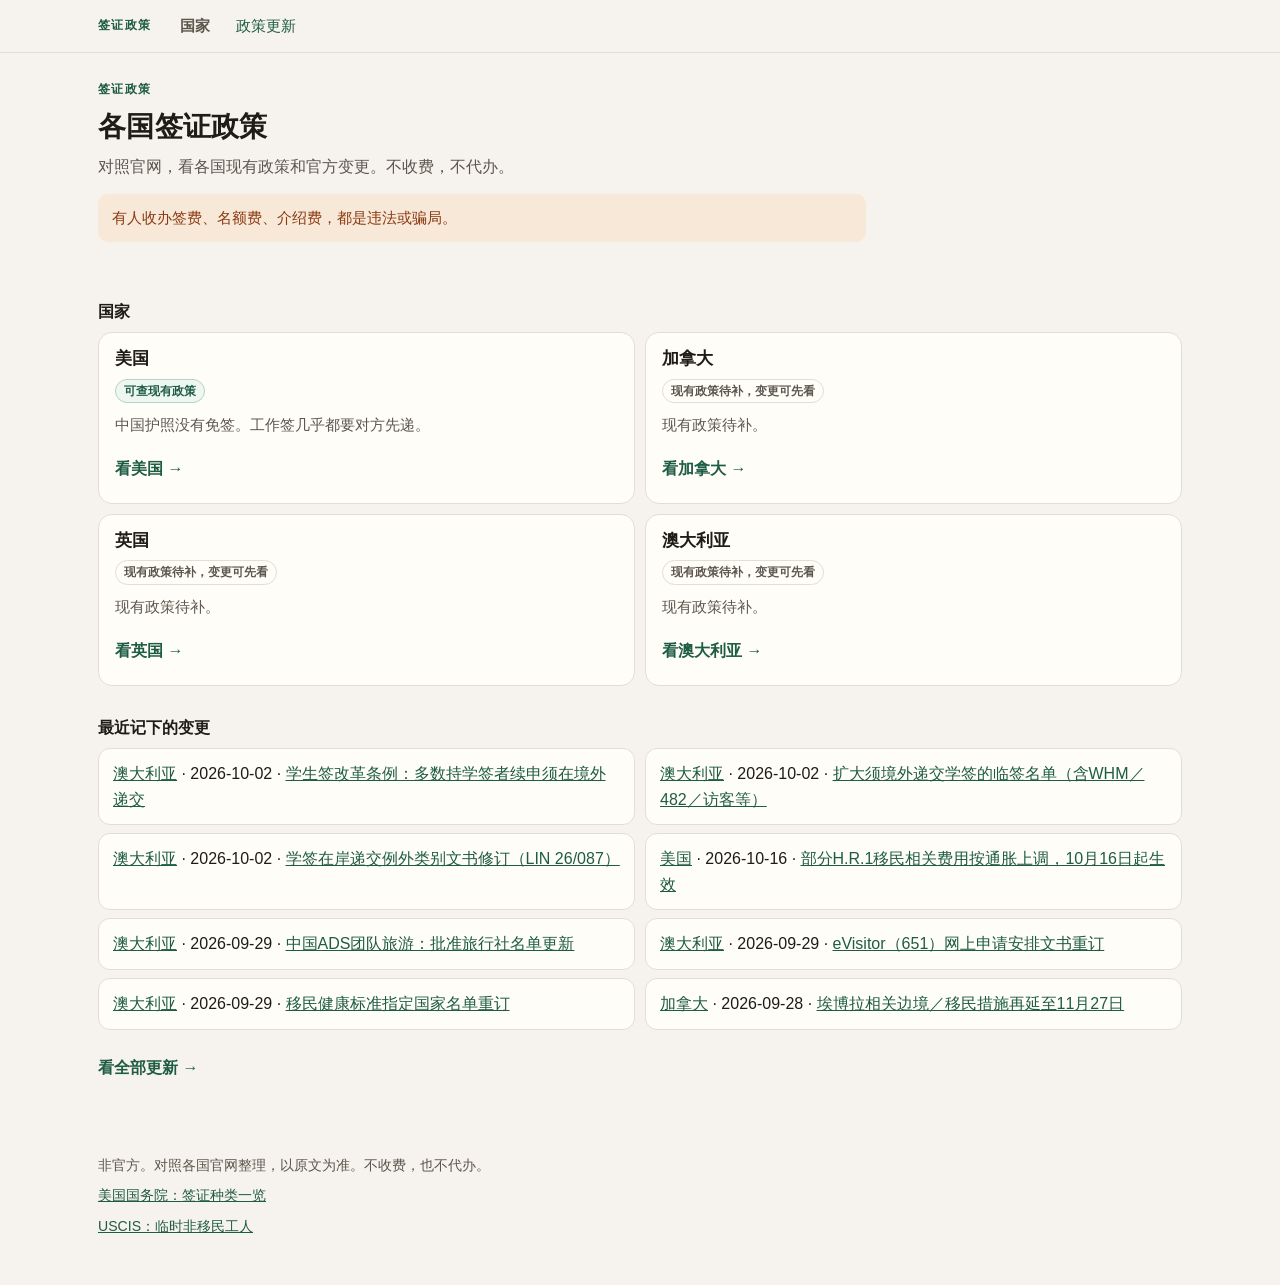
<file: index.html>
<!DOCTYPE html>
<html lang="zh-CN">
<head>
  <meta charset="utf-8">
  <meta name="viewport" content="width=device-width, initial-scale=1">
  <title>签证政策｜各国移民政策与官方变更（中文）</title>
  <meta name="description" content="对照官网，看各国现有政策和官方变更。不收费，不代办。">
  <meta name="keywords" content="签证政策,美国签证,加拿大签证,英国签证,澳大利亚签证,官方变更">
  <meta name="robots" content="index,follow">
  <link rel="canonical" href="https://visazc.com/">
  <meta name="theme-color" content="#f6f3ee">
  <meta property="og:type" content="website">
  <meta property="og:locale" content="zh_CN">
  <meta property="og:site_name" content="签证政策">
  <meta property="og:title" content="签证政策｜各国移民政策与官方变更（中文）">
  <meta property="og:description" content="对照官网，看各国现有政策和官方变更。不收费，不代办。">
  <meta property="og:url" content="https://visazc.com/">
  <meta name="twitter:card" content="summary">
  <meta name="twitter:title" content="签证政策｜各国移民政策与官方变更（中文）">
  <meta name="twitter:description" content="对照官网，看各国现有政策和官方变更。不收费，不代办。">
  <script type="application/ld+json">
  {"@context":"https://schema.org","@type":"WebSite","name":"签证政策","url":"https://visazc.com/","inLanguage":"zh-CN","description":"对照官网，看各国现有政策和官方变更。不收费，不代办。"}
  </script>
  <script type="application/ld+json">
  {"@context":"https://schema.org","@type":"ItemList","name":"国家目录","itemListElement":[{"@type":"ListItem","position":1,"name":"美国","url":"https://visazc.com/meiguo"},{"@type":"ListItem","position":2,"name":"加拿大","url":"https://visazc.com/jianada"},{"@type":"ListItem","position":3,"name":"英国","url":"https://visazc.com/yingguo"},{"@type":"ListItem","position":4,"name":"澳大利亚","url":"https://visazc.com/aodaliya"}]}
  </script>
  <style>
    :root {
      --bg: #f6f3ee;
      --card: #fffdf8;
      --ink: #1f1b16;
      --muted: #5c564c;
      --line: #e4ddd2;
      --a: #1f5c45;
      --a2: #163d2e;
      --warn: #8a3b12;
      --warnbg: #f8e8d8;
      --chip: #fffdf8;
    }
    * { box-sizing: border-box; }
    html { -webkit-text-size-adjust: 100%; scroll-padding-top: 12px; }
    body {
      margin: 0;
      font: 16px/1.6 "Source Han Sans SC", "Noto Sans SC", "PingFang SC", "Hiragino Sans GB", "Microsoft YaHei", sans-serif;
      color: var(--ink);
      background: var(--bg);
    }
    a { color: var(--a); }
    .wrap { max-width: 42rem; margin: 0 auto; padding: 0 18px; }
    .topnav { border-bottom: 1px solid var(--line); background: var(--bg); }
    .topnav-inner {
      max-width: 42rem; margin: 0 auto; padding: 4px 18px;
      display: flex; flex-wrap: wrap; align-items: center; gap: 4px 18px;
    }
    .nav-brand {
      color: var(--a); font-weight: 600; letter-spacing: .12em; font-size: .78rem;
      text-decoration: none; min-height: 44px; display: inline-flex; align-items: center;
    }
    .nav-links { display: flex; flex-wrap: wrap; align-items: center; gap: 4px 6px; }
    .nav-links a, .nav-links .here, .nav-drop > summary {
      min-height: 44px; display: inline-flex; align-items: center; padding: 0 10px;
      border-radius: 8px; text-decoration: none; color: var(--a); font-size: .95rem;
    }
    .nav-links .here { color: var(--muted); font-weight: 600; }
    .nav-drop { position: relative; }
    .nav-drop > summary { list-style: none; cursor: pointer; font: inherit; }
    .nav-drop > summary::-webkit-details-marker { display: none; }
    .nav-drop[open] > summary { background: #eef6f2; }
    .nav-drop-list {
      position: absolute; left: 0; top: 100%; z-index: 5;
      min-width: 10rem; padding: 6px; margin: 0;
      background: var(--card); border: 1px solid var(--line); border-radius: 12px;
      box-shadow: 0 8px 24px rgba(31, 27, 22, .08);
    }
    .nav-drop-list a {
      display: flex; min-height: 44px; align-items: center; padding: 0 12px;
      border-radius: 8px; text-decoration: none; color: var(--a);
    }
    header { padding: 22px 0 8px; }
    .brand {
      display: inline-block; font-size: .78rem; letter-spacing: .12em;
      color: var(--a); font-weight: 600; margin: 0 0 10px;
    }
    h1 { font-size: 1.72rem; line-height: 1.25; margin: 0 0 10px; letter-spacing: .01em; }
    .sub { color: var(--muted); margin: 0 0 14px; }
    .banner {
      margin: 0 0 8px; padding: 12px 14px; background: var(--warnbg);
      color: var(--warn); border-radius: 10px; font-size: .95rem;
    }
    main { padding: 12px 0 48px; }
    .block { margin: 28px 0 0; }
    .block h2 { font-size: 1.02rem; margin: 0 0 8px; }
    .grid { display: grid; gap: 10px; }
    @media (min-width: 560px) { .grid { grid-template-columns: 1fr 1fr; } }
    .ccard {
      background: var(--card); border: 1px solid var(--line);
      border-radius: 14px; padding: 14px 16px 12px;
    }
    .ccard h2 { margin: 0 0 6px; font-size: 1.08rem; line-height: 1.35; }
    .one { margin: 0 0 10px; color: var(--muted); font-size: .95rem; }
    .tag {
      display: inline-block; font-size: .72rem; font-weight: 600;
      padding: 3px 8px; border-radius: 999px; border: 1px solid var(--line);
      color: var(--muted); line-height: 1.4; margin: 0 0 10px;
    }
    .tag.ok { color: var(--a); border-color: #b7d2c6; background: #eef6f2; }
    .go {
      display: inline-flex; align-items: center; min-height: 44px;
      font-weight: 600; text-decoration: none;
    }
    .changelist { list-style: none; padding: 0; margin: 0 0 8px; }
    .changelist li {
      background: var(--card); border: 1px solid var(--line); border-radius: 12px;
      padding: 12px 14px; margin: 0 0 8px;
    }
    footer { padding: 0 0 40px; color: var(--muted); font-size: .88rem; }
    footer p { margin: 0 0 8px; }
    footer a { word-break: break-all; }
    @media (min-width: 900px) {
      .wrap, .topnav-inner { max-width: 70rem; }
    }
  </style>
  <link rel="stylesheet" href="/layout.css">
</head>
<body>
  <nav class="topnav" aria-label="站点导航">
    <div class="topnav-inner">
      <a class="nav-brand" href="/">签证政策</a>
      <div class="nav-links">
        <span class="here">国家</span>
        <a href="/gengxin">政策更新</a>
      </div>
    </div>
  </nav>
  <div class="wrap">
    <header>
      <p class="brand">签证政策</p>
      <h1>各国签证政策</h1>
      <p class="sub">对照官网，看各国现有政策和官方变更。不收费，不代办。</p>
      <div class="banner">有人收办签费、名额费、介绍费，都是违法或骗局。</div>
    </header>

    <main>
      <section class="block" id="guojia">
        <h2>国家</h2>
        <div class="grid">
          <article class="ccard">
            <h2>美国</h2>
            <p class="tag ok">可查现有政策</p>
            <p class="one">中国护照没有免签。工作签几乎都要对方先递。</p>
            <a class="go" href="/meiguo">看美国 →</a>
          </article>
          <article class="ccard">
            <h2>加拿大</h2>
            <p class="tag">现有政策待补，变更可先看</p>
            <p class="one">现有政策待补。</p>
            <a class="go" href="/jianada">看加拿大 →</a>
          </article>
          <article class="ccard">
            <h2>英国</h2>
            <p class="tag">现有政策待补，变更可先看</p>
            <p class="one">现有政策待补。</p>
            <a class="go" href="/yingguo">看英国 →</a>
          </article>
          <article class="ccard">
            <h2>澳大利亚</h2>
            <p class="tag">现有政策待补，变更可先看</p>
            <p class="one">现有政策待补。</p>
            <a class="go" href="/aodaliya">看澳大利亚 →</a>
          </article>
        </div>
      </section>

      <section class="block" id="zuijin">
        <h2>最近记下的变更</h2>
        <ul class="changelist">
      <!--gengxin:recent-->
        <li><a href="/aodaliya">澳大利亚</a> · 2026-10-02 · <a href="/gengxin#c-c81e18272b">学生签改革条例：多数持学签者续申须在境外递交</a></li>
        <li><a href="/aodaliya">澳大利亚</a> · 2026-10-02 · <a href="/gengxin#c-fbb2c2a072">扩大须境外递交学签的临签名单（含WHM／482／访客等）</a></li>
        <li><a href="/aodaliya">澳大利亚</a> · 2026-10-02 · <a href="/gengxin#c-678ded6d31">学签在岸递交例外类别文书修订（LIN 26/087）</a></li>
        <li><a href="/meiguo">美国</a> · 2026-10-16 · <a href="/gengxin#c-14f7de39ef">部分H.R.1移民相关费用按通胀上调，10月16日起生效</a></li>
        <li><a href="/aodaliya">澳大利亚</a> · 2026-09-29 · <a href="/gengxin#c-76c2cfb300">中国ADS团队旅游：批准旅行社名单更新</a></li>
        <li><a href="/aodaliya">澳大利亚</a> · 2026-09-29 · <a href="/gengxin#c-1143094832">eVisitor（651）网上申请安排文书重订</a></li>
        <li><a href="/aodaliya">澳大利亚</a> · 2026-09-29 · <a href="/gengxin#c-9907e184f6">移民健康标准指定国家名单重订</a></li>
        <li><a href="/jianada">加拿大</a> · 2026-09-28 · <a href="/gengxin#c-40b57f3ca9">埃博拉相关边境／移民措施再延至11月27日</a></li>
      <!--/gengxin:recent-->
        </ul>
        <p><a class="go" href="/gengxin">看全部更新 →</a></p>
      </section>
    </main>

    <footer>
      <p>非官方。对照各国官网整理，以原文为准。不收费，也不代办。</p>
      <p><a href="https://travel.state.gov/content/travel/en/us-visas/visa-information-resources/all-visa-categories.html">美国国务院：签证种类一览</a></p>
      <p><a href="https://www.uscis.gov/working-in-the-united-states/temporary-nonimmigrant-workers">USCIS：临时非移民工人</a></p>
    </footer>
  </div>
</body>
</html>
</file>
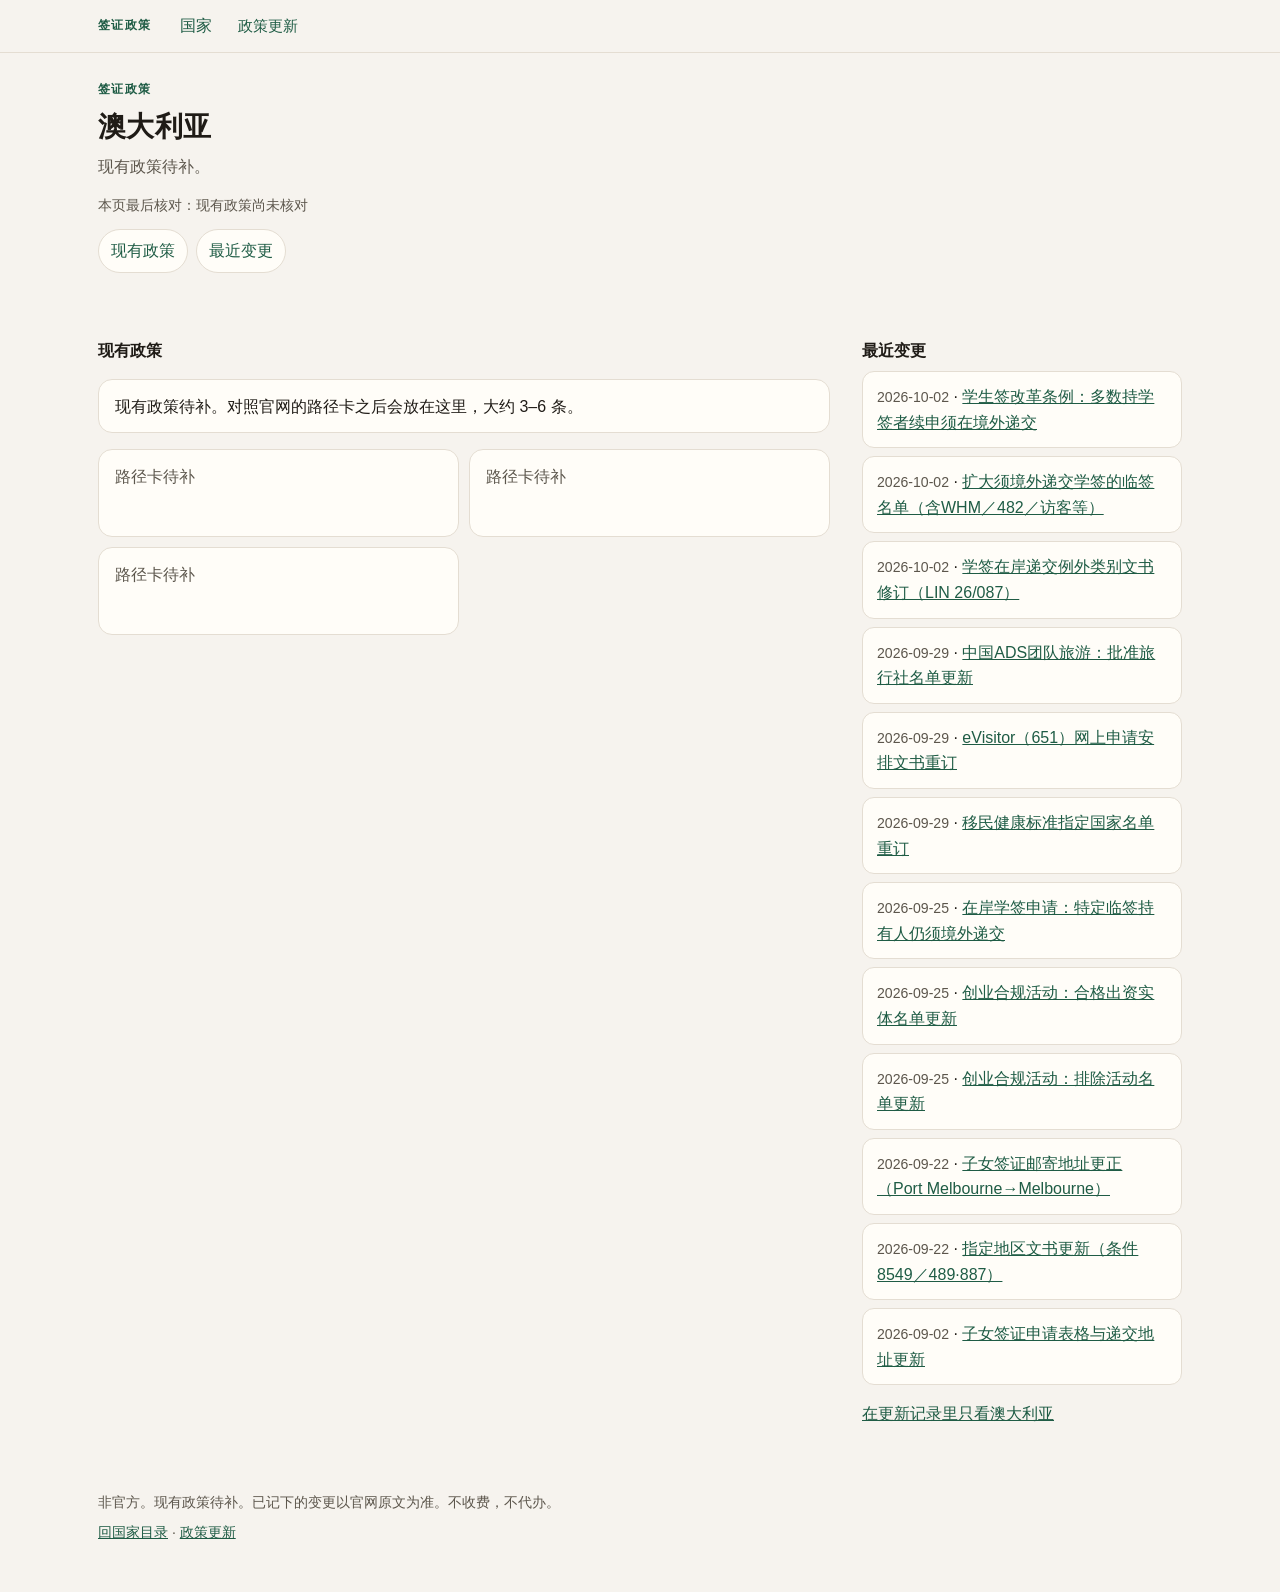
<file: aodaliya.html>
<!DOCTYPE html>
<html lang="zh-CN">
<head>
  <meta charset="utf-8">
  <meta name="viewport" content="width=device-width, initial-scale=1">
  <title>澳大利亚签证政策｜现有政策与官方变更</title>
  <meta name="description" content="澳大利亚现有签证政策待补。可先看已记下的官方变更。不收费，不代办。">
  <meta name="robots" content="index,follow">
  <link rel="canonical" href="https://visazc.com/aodaliya">
  <meta name="theme-color" content="#f6f3ee">
  <meta property="og:type" content="website">
  <meta property="og:locale" content="zh_CN">
  <meta property="og:site_name" content="签证政策">
  <meta property="og:title" content="澳大利亚签证政策｜现有政策与官方变更">
  <meta property="og:description" content="澳大利亚现有签证政策待补。可先看已记下的官方变更。">
  <meta property="og:url" content="https://visazc.com/aodaliya">
  <style>
    :root {
      --bg: #f6f3ee;
      --card: #fffdf8;
      --ink: #1f1b16;
      --muted: #5c564c;
      --line: #e4ddd2;
      --a: #1f5c45;
      --a2: #163d2e;
      --warn: #8a3b12;
      --warnbg: #f8e8d8;
      --chip: #fffdf8;
    }
    * { box-sizing: border-box; }
    html { -webkit-text-size-adjust: 100%; scroll-padding-top: 12px; }
    body {
      margin: 0;
      font: 16px/1.6 "Source Han Sans SC", "Noto Sans SC", "PingFang SC", "Hiragino Sans GB", "Microsoft YaHei", sans-serif;
      color: var(--ink);
      background: var(--bg);
    }
    a { color: var(--a); }
    .wrap { max-width: 42rem; margin: 0 auto; padding: 0 18px; }
    .topnav { border-bottom: 1px solid var(--line); background: var(--bg); }
    .topnav-inner {
      max-width: 42rem; margin: 0 auto; padding: 4px 18px;
      display: flex; flex-wrap: wrap; align-items: center; gap: 4px 18px;
    }
    .nav-brand {
      color: var(--a); font-weight: 600; letter-spacing: .12em; font-size: .78rem;
      text-decoration: none; min-height: 44px; display: inline-flex; align-items: center;
    }
    .nav-links { display: flex; flex-wrap: wrap; align-items: center; gap: 4px 6px; }
    .nav-links a, .nav-links .here, .nav-drop > summary {
      min-height: 44px; display: inline-flex; align-items: center; padding: 0 10px;
      border-radius: 8px; text-decoration: none; color: var(--a); font-size: .95rem;
    }
    .nav-links .here { color: var(--muted); font-weight: 600; }
    .nav-drop { position: relative; }
    .nav-drop > summary {
      list-style: none; cursor: pointer; font: inherit;
    }
    .nav-drop > summary::-webkit-details-marker { display: none; }
    .nav-drop[open] > summary { background: #eef6f2; }
    .nav-drop-list {
      position: absolute; left: 0; top: 100%; z-index: 5;
      min-width: 10rem; padding: 6px; margin: 0;
      background: var(--card); border: 1px solid var(--line); border-radius: 12px;
      box-shadow: 0 8px 24px rgba(31, 27, 22, .08);
    }
    .nav-drop-list a, .nav-drop-list .here {
      display: flex; min-height: 44px; align-items: center; padding: 0 12px;
      border-radius: 8px; text-decoration: none; color: var(--a);
    }
    .nav-drop-list .here { color: var(--muted); font-weight: 600; }
    header { padding: 22px 0 8px; }
    .brand {
      display: inline-block; font-size: .78rem; letter-spacing: .12em;
      color: var(--a); font-weight: 600; margin: 0 0 10px;
    }
    h1 { font-size: 1.72rem; line-height: 1.25; margin: 0 0 10px; letter-spacing: .01em; }
    .sub { color: var(--muted); margin: 0 0 14px; }
    .banner {
      margin: 0 0 8px; padding: 12px 14px; background: var(--warnbg);
      color: var(--warn); border-radius: 10px; font-size: .95rem;
    }
    .crumbs { color: var(--muted); font-size: .9rem; margin: 0 0 12px; }
    .crumbs a { text-decoration: none; }
    .checked { color: var(--muted); font-size: .9rem; margin: 0 0 12px; }
    .page-jump { display: flex; flex-wrap: wrap; gap: 8px; margin: 0 0 16px; }
    .page-jump a {
      min-height: 44px; display: inline-flex; align-items: center; padding: 0 12px;
      border: 1px solid var(--line); border-radius: 999px; background: var(--card);
      text-decoration: none;
    }
    .tools { display: flex; flex-wrap: wrap; gap: 8px; margin: 0 0 8px; }
    .btn-go, .go {
      display: inline-flex; align-items: center; justify-content: center;
      min-height: 44px; padding: 8px 14px; border-radius: 12px;
      font-weight: 600; text-decoration: none;
    }
    .btn-go {
      background: var(--a); border: 1px solid var(--a); color: #fff;
    }
    .btn-go.ghost {
      background: var(--card); border-color: var(--line); color: var(--a);
    }
    main { padding: 12px 0 48px; }
    .chips { display: flex; flex-wrap: wrap; gap: 8px; }
    .chip {
      font: inherit; min-height: 44px; border-radius: 999px;
      border: 1px solid var(--line); background: var(--chip); color: var(--ink);
      padding: 8px 14px; cursor: pointer;
      -webkit-tap-highlight-color: rgba(31, 92, 69, .12);
    }
    .chip.on { background: var(--a); border-color: var(--a); color: #fff; }
    .chip:active { transform: scale(.98); }
    .grid { display: grid; gap: 10px; }
    @media (min-width: 560px) { .grid { grid-template-columns: 1fr 1fr; } }
    .vcard, .ccard, .visa, .note, .item, .slot {
      background: var(--card); border: 1px solid var(--line);
      border-radius: 14px; padding: 14px 16px 12px;
    }
    .ccard h2, .vcard h2, .visa h2 { margin: 0 0 6px; font-size: 1.08rem; line-height: 1.35; }
    .one { margin: 0 0 10px; color: var(--muted); font-size: .95rem; }
    .tag {
      display: inline-block; font-size: .72rem; font-weight: 600;
      padding: 3px 8px; border-radius: 999px; border: 1px solid var(--line);
      color: var(--muted); line-height: 1.4; margin: 0 6px 10px 0;
    }
    .tag.ok { color: var(--a); border-color: #b7d2c6; background: #eef6f2; }
    .tag.no { color: var(--warn); border-color: #e4c4ae; background: var(--warnbg); }
    .code {
      display: inline-block; font-size: .72rem; font-weight: 700; letter-spacing: .04em;
      padding: 2px 8px; border-radius: 999px; background: var(--a); color: #fff;
      vertical-align: middle; margin-right: 6px;
    }
    .code.dim { background: var(--muted); }
    .block { margin: 28px 0 0; }
    .block[hidden], .vcard[hidden] { display: none; }
    .q { margin: 22px 0 0; }
    .q h2, .block h2 { font-size: 1.02rem; margin: 0 0 8px; }
    .changelist { list-style: none; padding: 0; margin: 0; }
    .changelist li {
      background: var(--card); border: 1px solid var(--line); border-radius: 12px;
      padding: 12px 14px; margin: 0 0 8px;
    }
    .changelist .meta { color: var(--muted); font-size: .88rem; }
    .soon, .change-bar {
      margin: 0 0 10px; padding: 8px 10px; background: var(--warnbg);
      color: var(--warn); border-radius: 10px; font-size: .9rem;
    }
    .soon a, .change-bar a { color: var(--warn); font-weight: 600; }
    .day { margin: 0 0 22px; }
    .day h2 { font-size: 1.02rem; margin: 0 0 10px; }
    .item { border-radius: 12px; margin: 0 0 10px; }
    .item h3 { font-size: 1rem; margin: 0 0 6px; }
    .meta { color: var(--muted); font-size: .88rem; margin: 0 0 8px; }
    .item p { margin: 0 0 8px; }
    .item p:last-child { margin-bottom: 0; }
    .affect { font-size: .9rem; }
    .empty { color: var(--muted); }
    .slot { min-height: 5.5rem; color: var(--muted); }
    details.fold {
      background: var(--card); border: 1px solid var(--line);
      border-radius: 12px; padding: 0 14px; margin: 16px 0 0;
    }
    details.fold > summary {
      min-height: 48px; display: flex; align-items: center;
      cursor: pointer; font-weight: 600; list-style: none;
    }
    details.fold > summary::-webkit-details-marker { display: none; }
    details.fold .grid { margin: 0 0 14px; }
    footer { padding: 0 0 40px; color: var(--muted); font-size: .88rem; }
    footer p { margin: 0 0 8px; }
    footer a { word-break: break-all; }
    @media (min-width: 900px) {
      .wrap, .topnav-inner { max-width: 70rem; }
    }
/* Desktop width only. Phone keeps the existing 42rem single column. */
@media (min-width: 900px) {
  .wrap,
  .topnav-inner {
    max-width: 70rem;
  }

  /* Do not stretch a lone paragraph across ~1100px. */
  header .sub,
  header .banner,
  header .checked,
  .faq {
    max-width: 48rem;
  }

  /* Homepage recent-change cards: two wide, less empty than one skinny list. */
  .changelist {
    display: grid;
    grid-template-columns: 1fr 1fr;
    gap: 8px 10px;
  }
  .changelist li {
    margin: 0;
  }

  /* Country pages: policy + changes side by side. */
  .country-split {
    display: grid;
    grid-template-columns: minmax(0, 1fr) 20rem;
    gap: 0 32px;
    align-items: start;
  }
  .country-split .changelist {
    display: block;
  }
  .country-split .changelist li {
    margin: 0 0 8px;
  }

  /* /gengxin: change cards in two columns; country chips stay a wrap row. */
  .day {
    display: grid;
    grid-template-columns: 1fr 1fr;
    gap: 10px;
  }
  .day > h2 {
    grid-column: 1 / -1;
  }

  /* /qianzheng: TOC uses the wider wrap; long visa prose stays a readable measure. */
  .visa,
  main > .note {
    max-width: 46rem;
  }

  /* /h2: map beside a wider results list. */
  .h2-desk {
    display: grid;
    grid-template-columns: minmax(20rem, 28rem) minmax(0, 1fr);
    gap: 16px 24px;
    align-items: start;
  }
  .h2-desk .mapbox {
    margin-top: 0;
    position: sticky;
    top: 12px;
  }
  .h2-desk .map-wrap {
    height: 320px;
  }
  .h2-desk .results {
    margin-top: 0;
  }
}

  </style>
  <link rel="stylesheet" href="/layout.css">
</head>
<body>
  <nav class="topnav" aria-label="站点导航">
    <div class="topnav-inner">
      <a class="nav-brand" href="/">签证政策</a>
      <div class="nav-links">
        <details class="nav-drop">
          <summary>国家</summary>
          <div class="nav-drop-list">
            <a href="/#guojia">国家目录</a>
            <a href="/meiguo">美国</a>
            <a href="/jianada">加拿大</a>
            <a href="/yingguo">英国</a>
            <span class="here">澳大利亚</span>
          </div>
        </details>
        <a href="/gengxin">政策更新</a>
      </div>
    </div>
  </nav>
  <div class="wrap">
    <header>
      <p class="brand">签证政策</p>
      <h1>澳大利亚</h1>
      <p class="sub">现有政策待补。</p>
      <p class="checked">本页最后核对：现有政策尚未核对</p>
      <nav class="page-jump" aria-label="本页两块">
        <a href="#xianyou">现有政策</a>
        <a href="#biangeng">最近变更</a>
      </nav>
    </header>
    <main>
      <div class="country-split">
      <section class="block" id="xianyou">
        <h2>现有政策</h2>
        <p class="note">现有政策待补。对照官网的路径卡之后会放在这里，大约 3–6 条。</p>
        <div class="grid" aria-hidden="true">
          <div class="slot">路径卡待补</div>
          <div class="slot">路径卡待补</div>
          <div class="slot">路径卡待补</div>
        </div>
      </section>
      <section class="block" id="biangeng">
        <h2>最近变更</h2>
        <ul class="changelist">
        <li><span class="meta">2026-10-02</span> · <a href="/gengxin#c-c81e18272b">学生签改革条例：多数持学签者续申须在境外递交</a></li>
        <li><span class="meta">2026-10-02</span> · <a href="/gengxin#c-fbb2c2a072">扩大须境外递交学签的临签名单（含WHM／482／访客等）</a></li>
        <li><span class="meta">2026-10-02</span> · <a href="/gengxin#c-678ded6d31">学签在岸递交例外类别文书修订（LIN 26/087）</a></li>
        <li><span class="meta">2026-09-29</span> · <a href="/gengxin#c-76c2cfb300">中国ADS团队旅游：批准旅行社名单更新</a></li>
        <li><span class="meta">2026-09-29</span> · <a href="/gengxin#c-1143094832">eVisitor（651）网上申请安排文书重订</a></li>
        <li><span class="meta">2026-09-29</span> · <a href="/gengxin#c-9907e184f6">移民健康标准指定国家名单重订</a></li>
        <li><span class="meta">2026-09-25</span> · <a href="/gengxin#c-0da66d1155">在岸学签申请：特定临签持有人仍须境外递交</a></li>
        <li><span class="meta">2026-09-25</span> · <a href="/gengxin#c-94c4e27a5c">创业合规活动：合格出资实体名单更新</a></li>
        <li><span class="meta">2026-09-25</span> · <a href="/gengxin#c-02a732a7b5">创业合规活动：排除活动名单更新</a></li>
        <li><span class="meta">2026-09-22</span> · <a href="/gengxin#c-da65cdf104">子女签证邮寄地址更正（Port Melbourne→Melbourne）</a></li>
        <li><span class="meta">2026-09-22</span> · <a href="/gengxin#c-e1583fb2c2">指定地区文书更新（条件8549／489·887）</a></li>
        <li><span class="meta">2026-09-02</span> · <a href="/gengxin#c-0e88cf59b8">子女签证申请表格与递交地址更新</a></li>
      </ul>
        <p><a href="/gengxin?country=au">在更新记录里只看澳大利亚</a></p>
      </section>
      </div>
    </main>
    <footer>
      <p>非官方。现有政策待补。已记下的变更以官网原文为准。不收费，不代办。</p>
      <p><a href="/">回国家目录</a> · <a href="/gengxin">政策更新</a></p>
    </footer>
  </div>
</body>
</html>
</file>
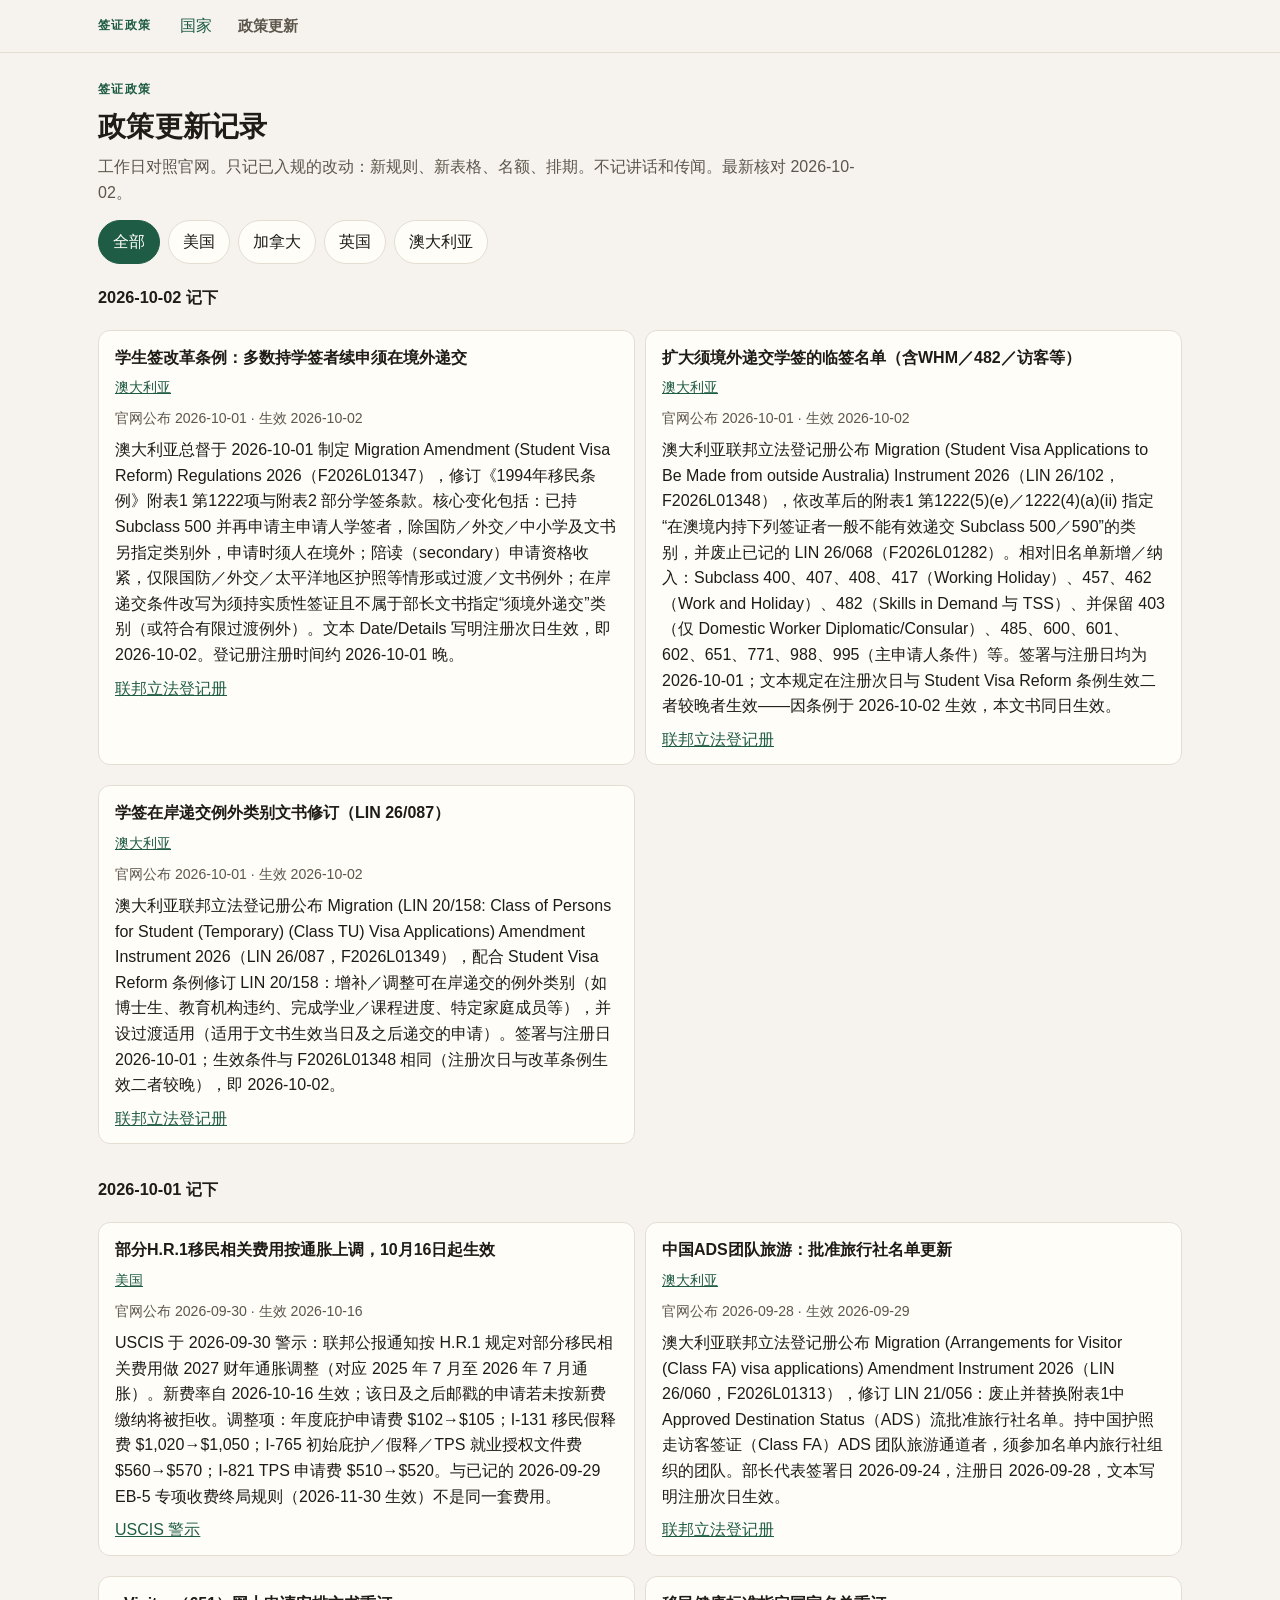
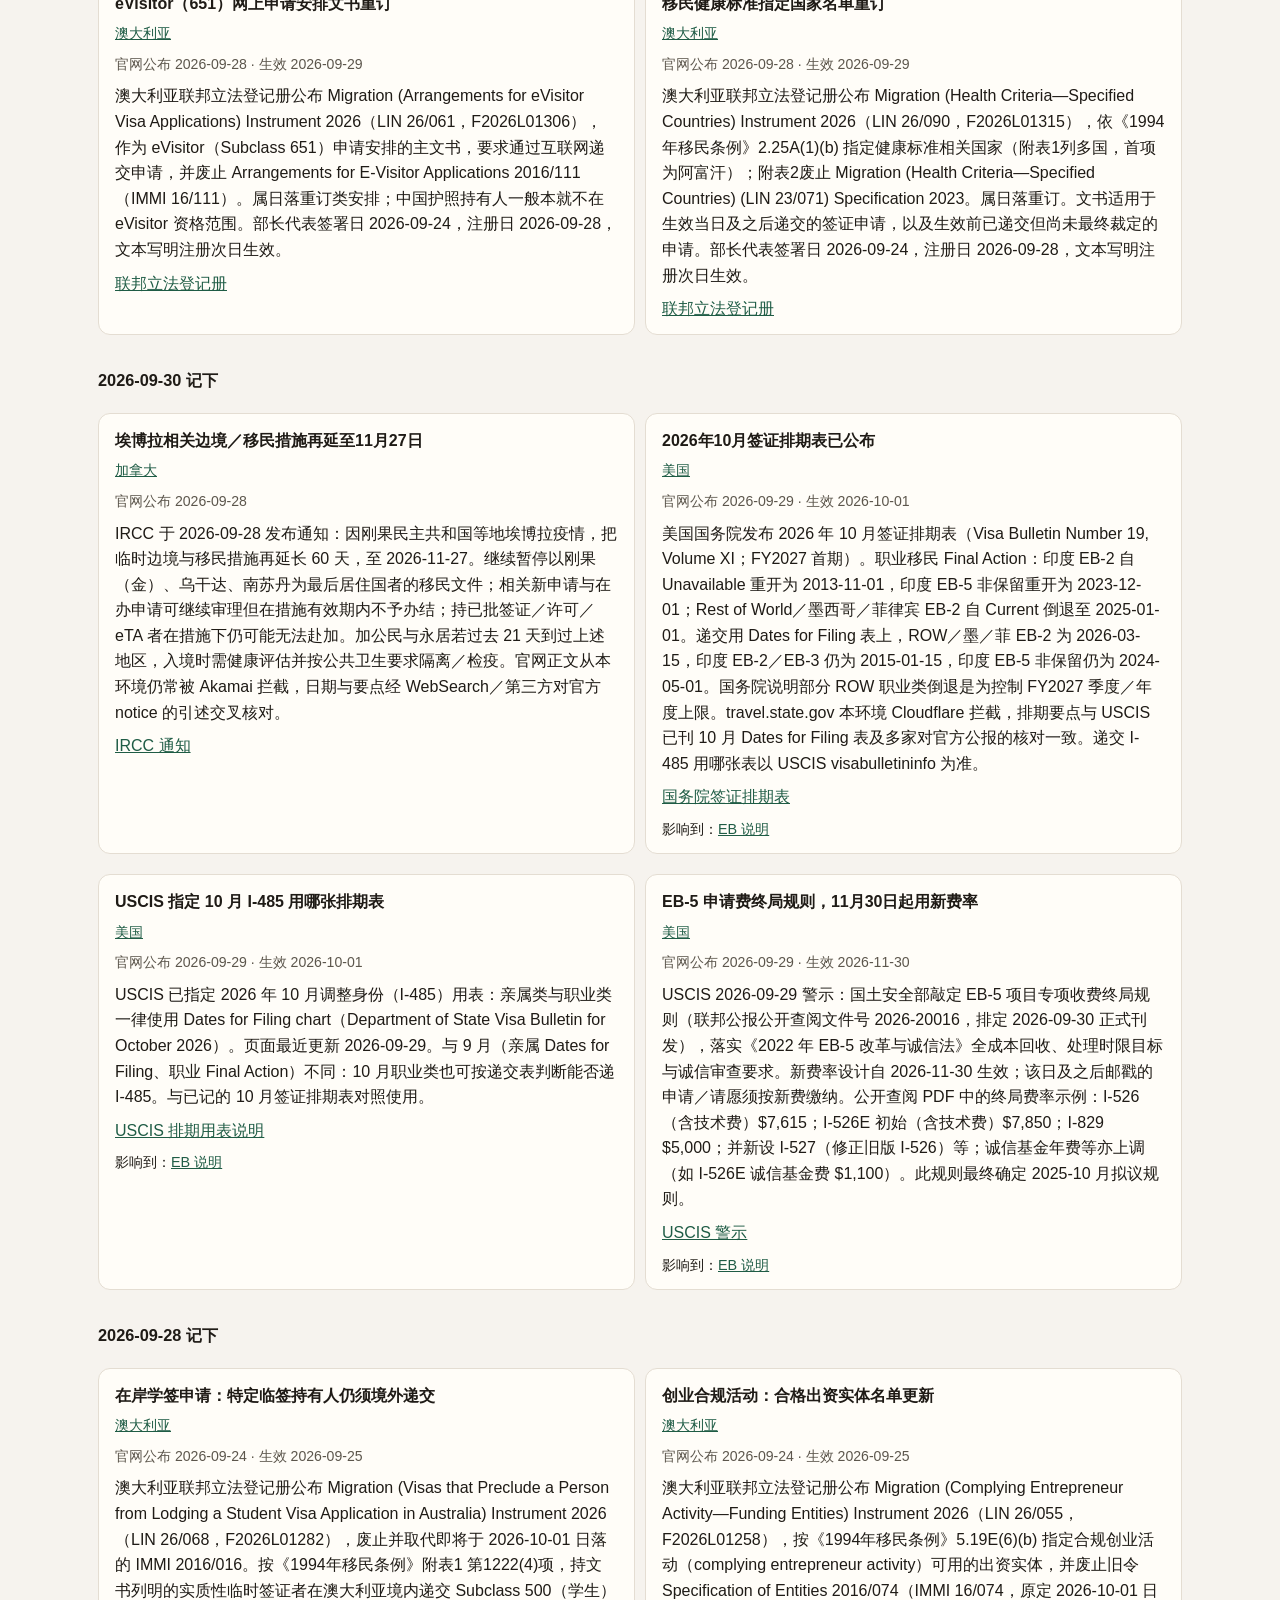
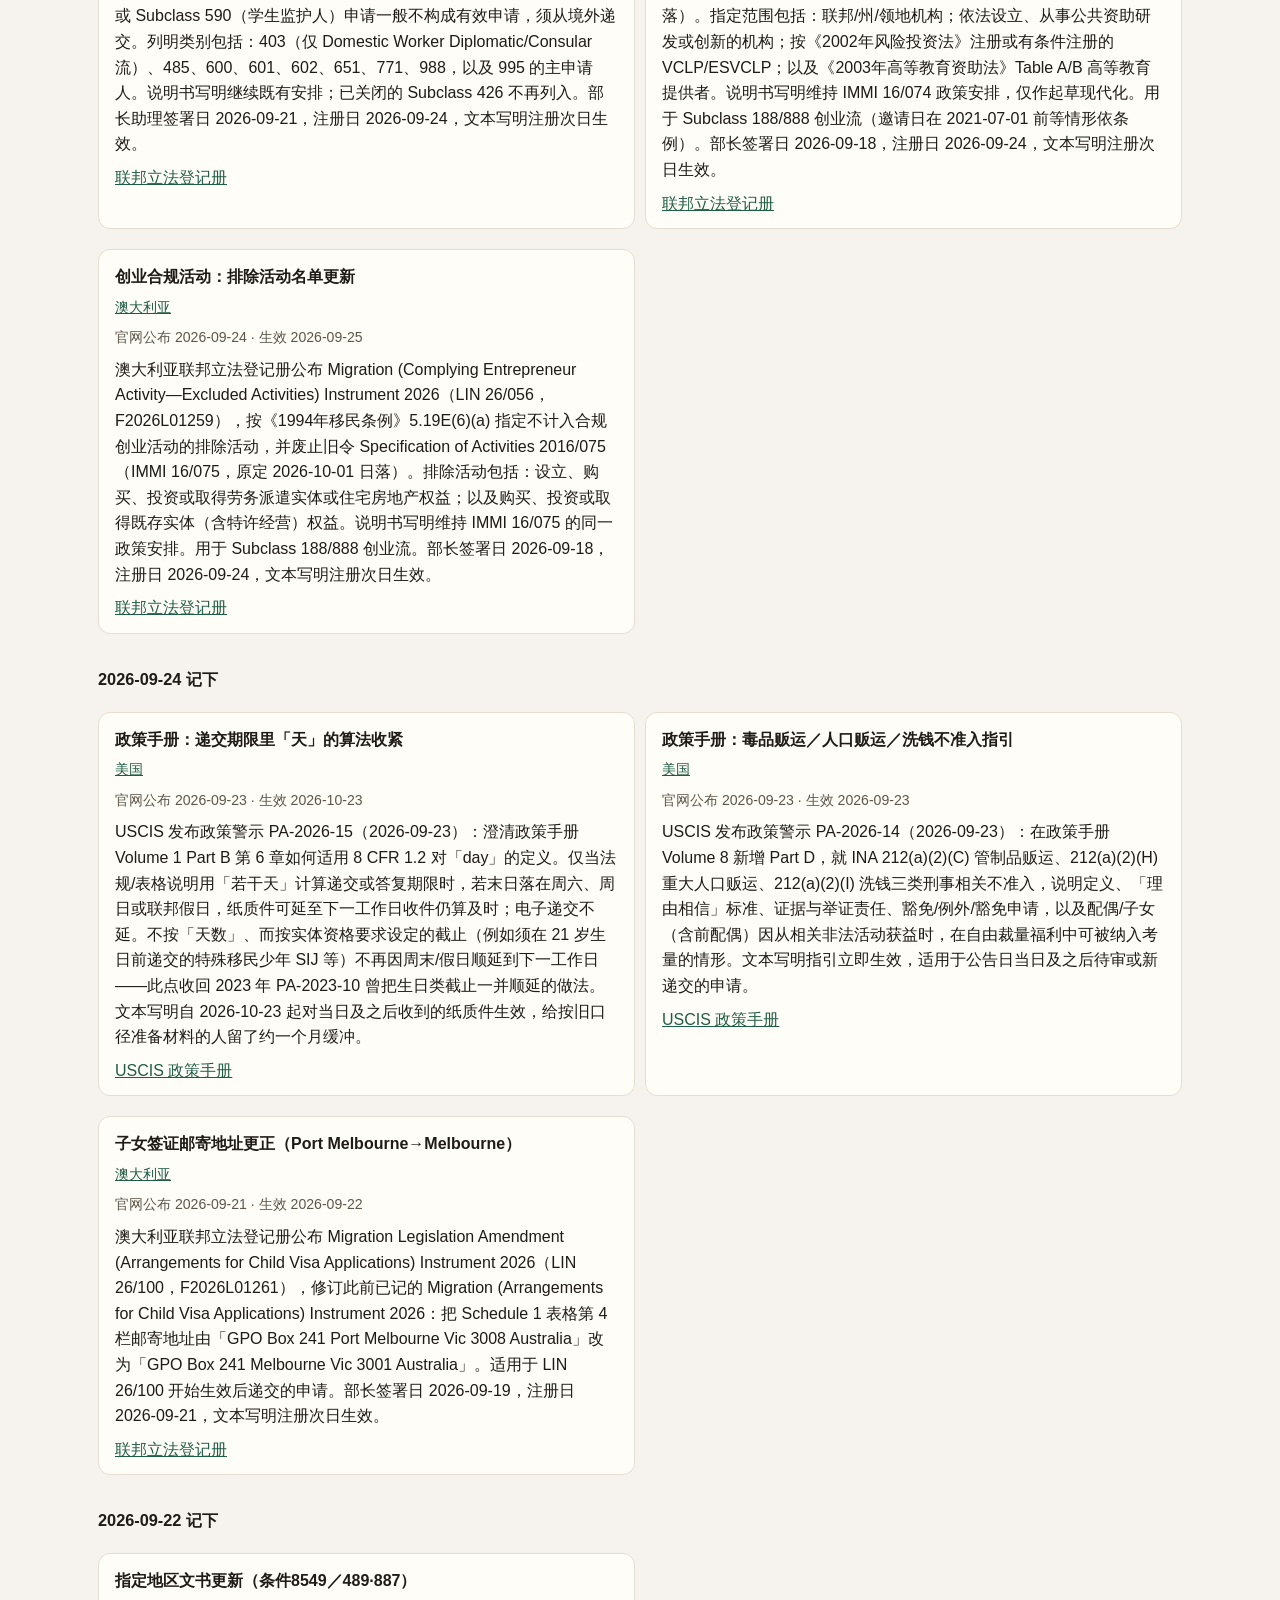
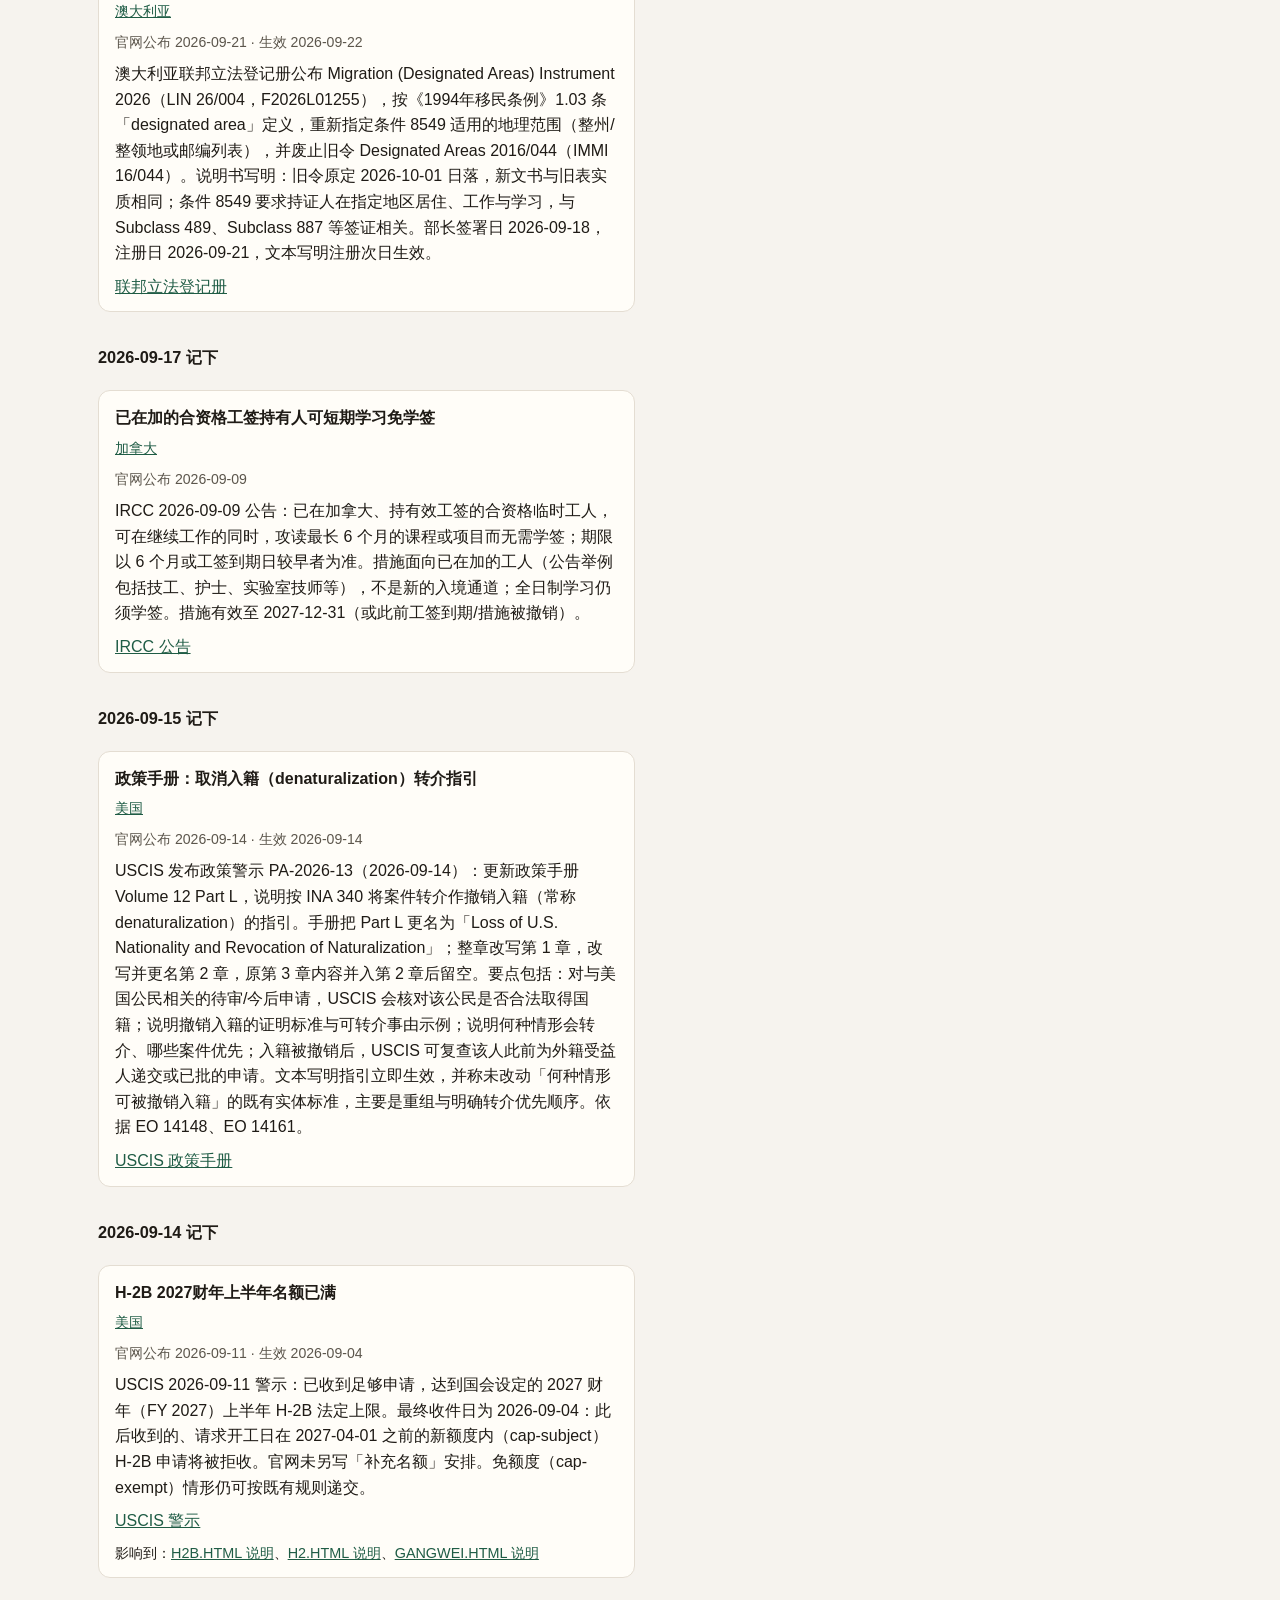
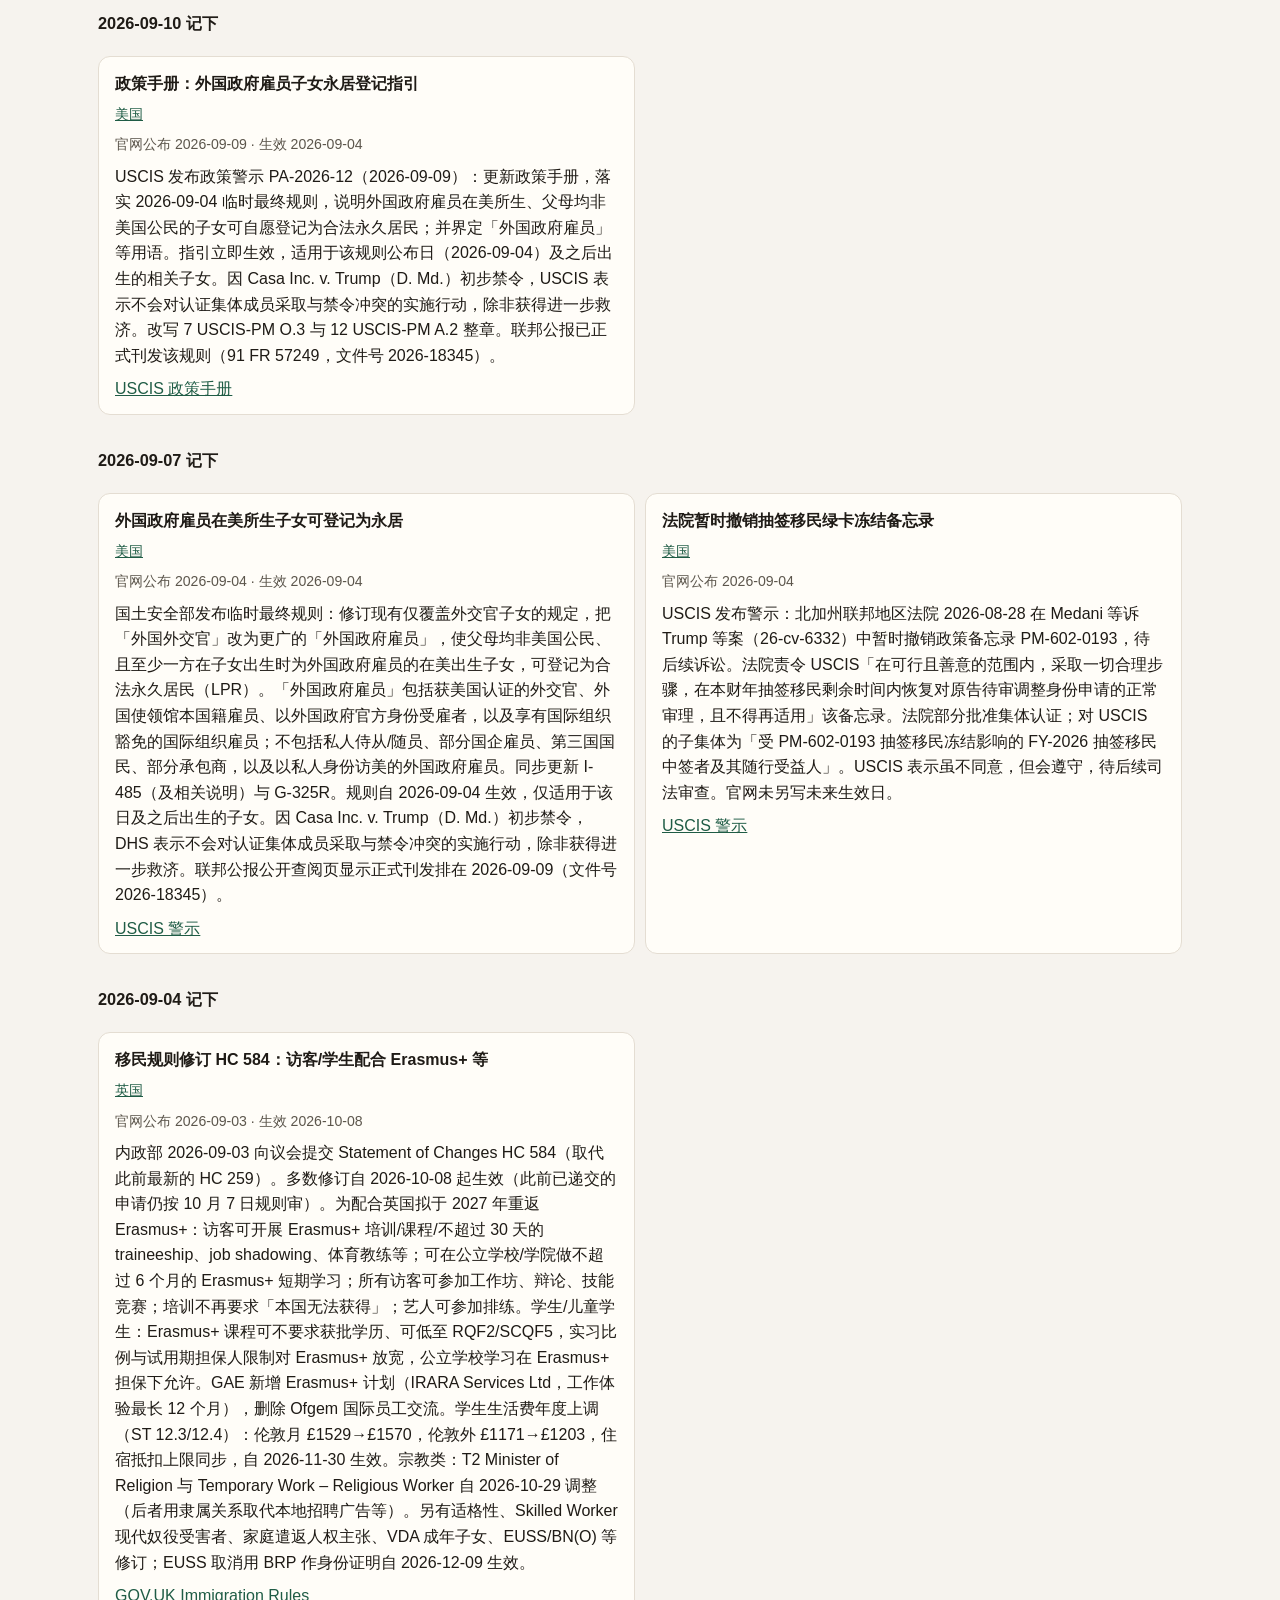
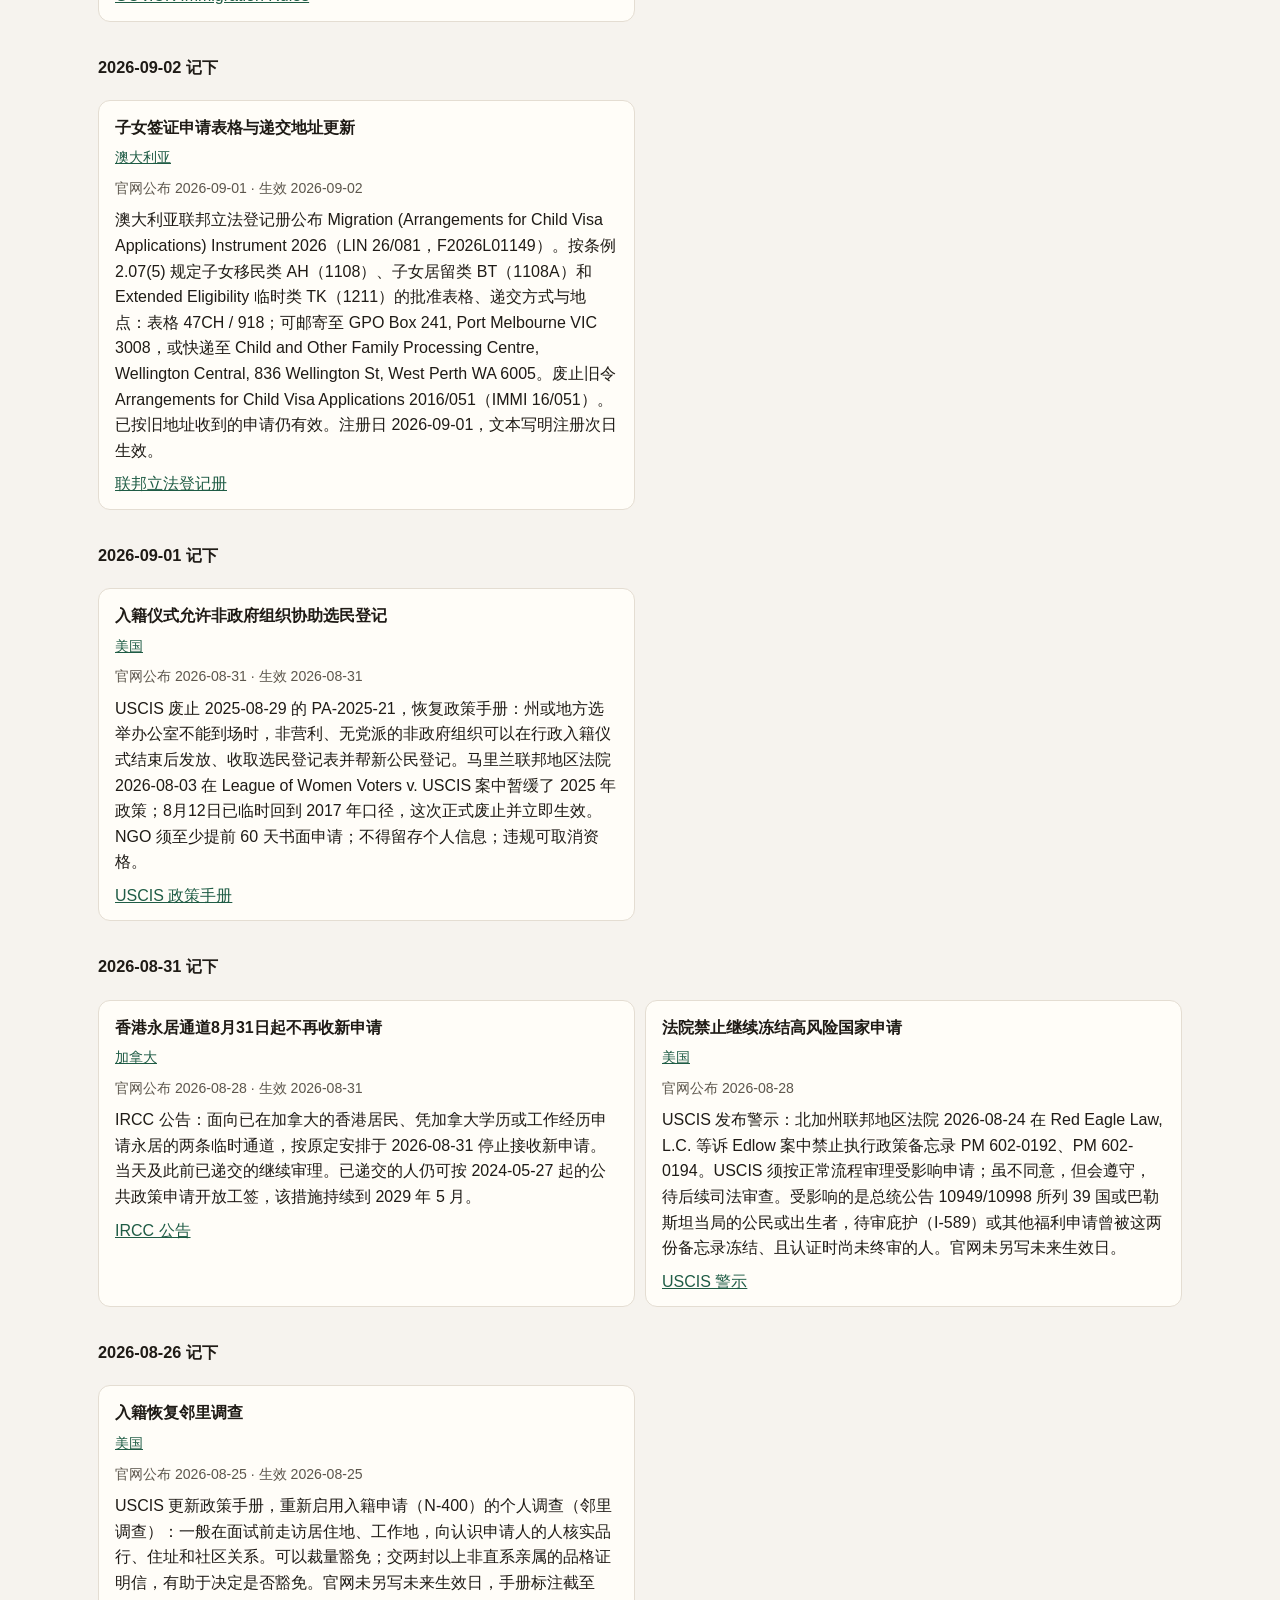
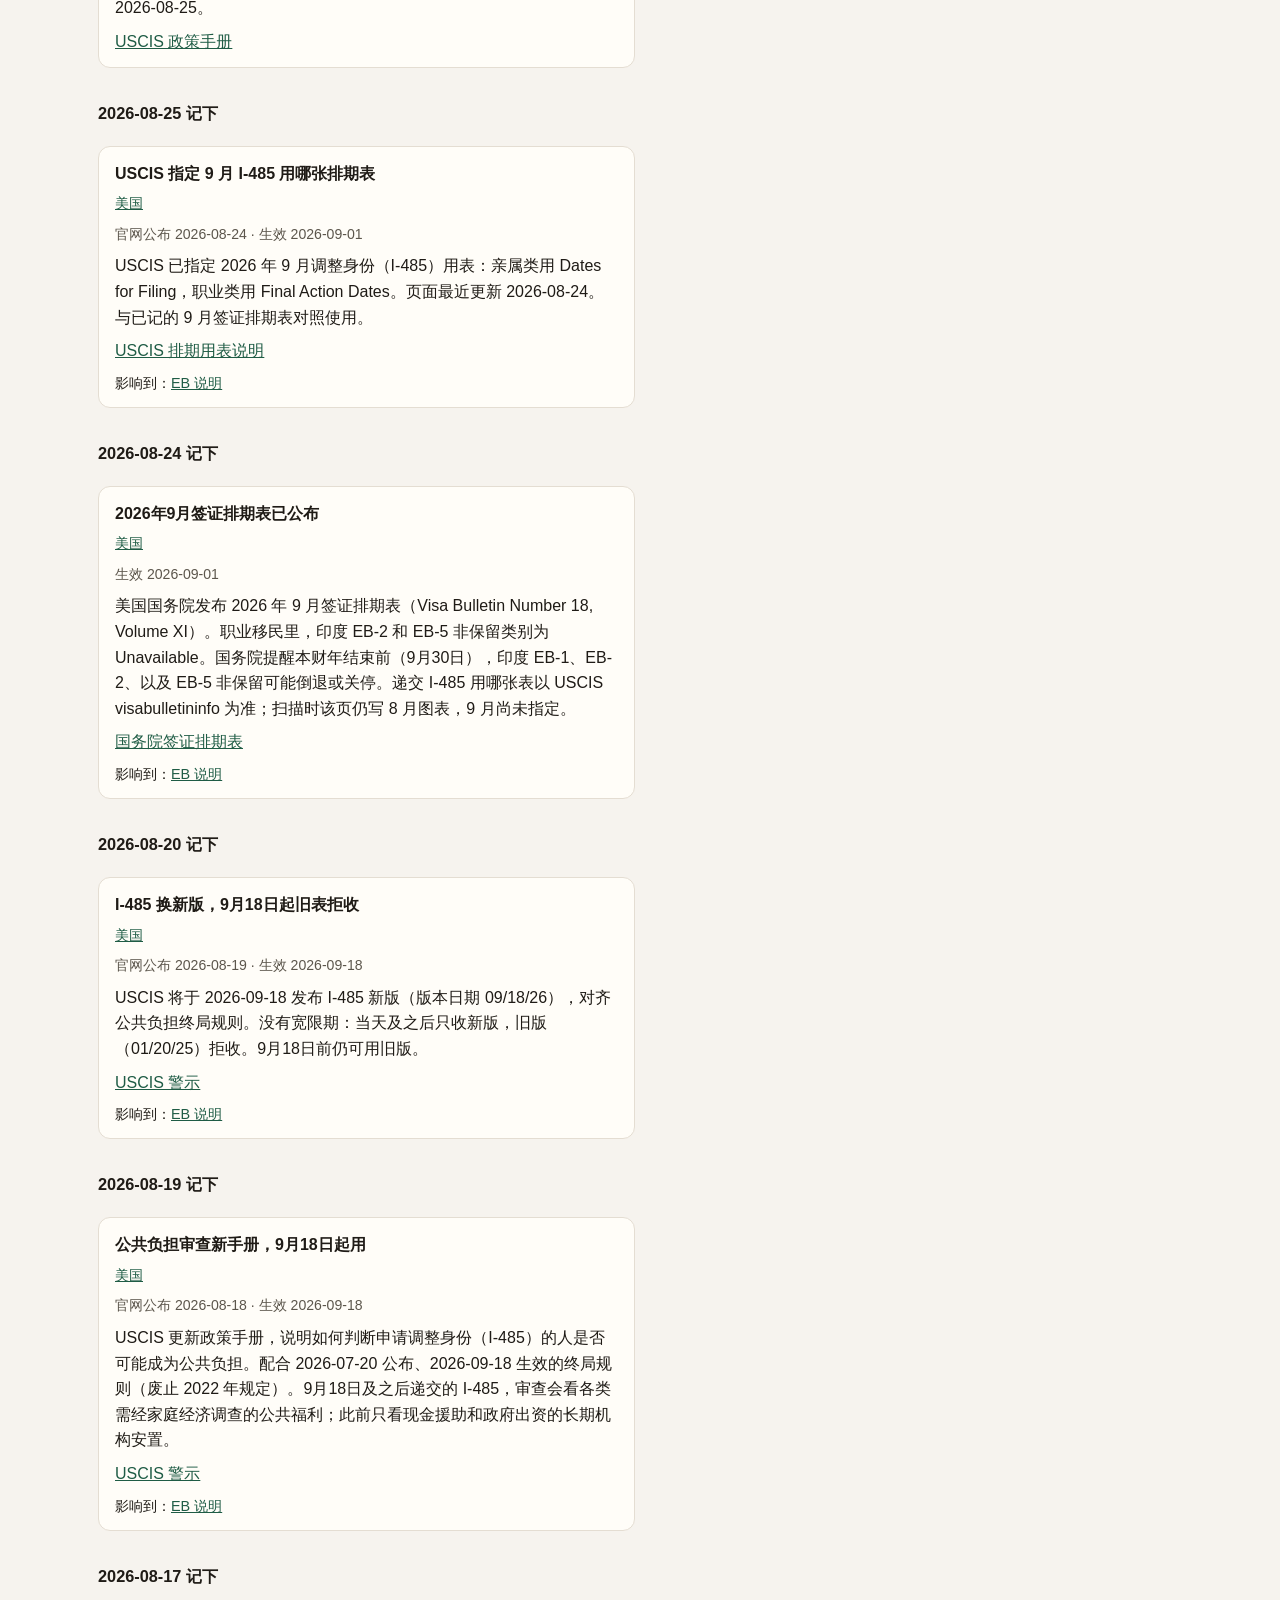
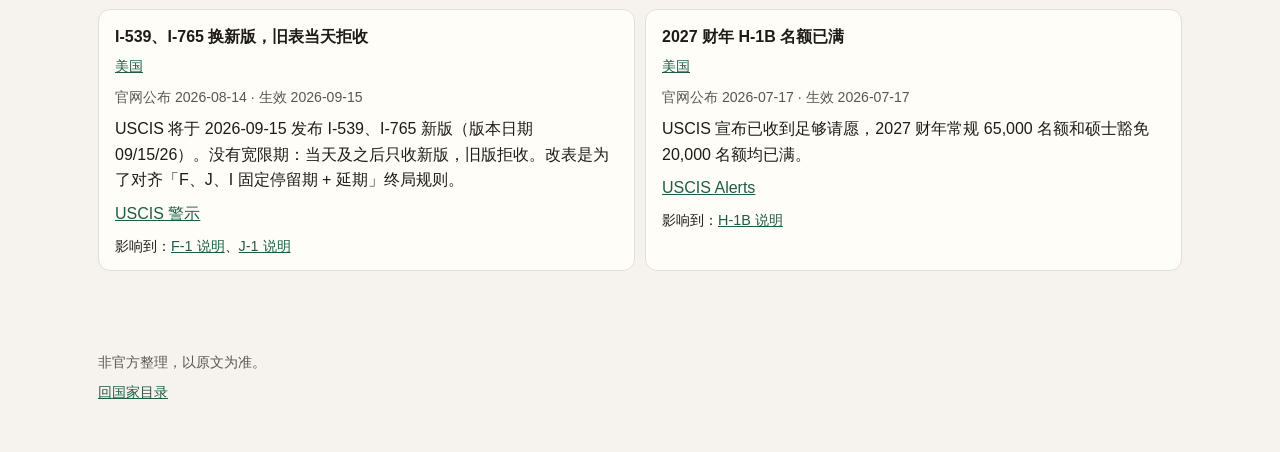
<file: gengxin.html>
<!DOCTYPE html>
<html lang="zh-CN">
<head>
  <meta charset="utf-8">
  <meta name="viewport" content="width=device-width, initial-scale=1">
  <title>签证政策更新记录</title>
  <meta name="description" content="美加英澳官方签证政策变更轨迹。只记已公布的规则、新表格、名额和排期，附官网链接。">
  <meta name="robots" content="index,follow">
  <link rel="canonical" href="https://visazc.com/gengxin">
  <meta name="theme-color" content="#f6f3ee">
  <meta property="og:type" content="website">
  <meta property="og:locale" content="zh_CN">
  <meta property="og:site_name" content="签证政策">
  <meta property="og:title" content="签证政策更新记录">
  <meta property="og:description" content="美加英澳官方签证政策变更轨迹。只记已公布的规则、新表格、名额和排期。">
  <meta property="og:url" content="https://visazc.com/gengxin">
  <style>
    :root {
      --bg: #f6f3ee;
      --card: #fffdf8;
      --ink: #1f1b16;
      --muted: #5c564c;
      --line: #e4ddd2;
      --a: #1f5c45;
      --a2: #163d2e;
      --warn: #8a3b12;
      --warnbg: #f8e8d8;
      --chip: #fffdf8;
    }
    * { box-sizing: border-box; }
    html { -webkit-text-size-adjust: 100%; scroll-padding-top: 12px; }
    body {
      margin: 0;
      font: 16px/1.6 "Source Han Sans SC", "Noto Sans SC", "PingFang SC", "Hiragino Sans GB", "Microsoft YaHei", sans-serif;
      color: var(--ink);
      background: var(--bg);
    }
    a { color: var(--a); }
    .wrap { max-width: 42rem; margin: 0 auto; padding: 0 18px; }
    .topnav { border-bottom: 1px solid var(--line); background: var(--bg); }
    .topnav-inner {
      max-width: 42rem; margin: 0 auto; padding: 4px 18px;
      display: flex; flex-wrap: wrap; align-items: center; gap: 4px 18px;
    }
    .nav-brand {
      color: var(--a); font-weight: 600; letter-spacing: .12em; font-size: .78rem;
      text-decoration: none; min-height: 44px; display: inline-flex; align-items: center;
    }
    .nav-links { display: flex; flex-wrap: wrap; align-items: center; gap: 4px 6px; }
    .nav-links a, .nav-links .here, .nav-drop > summary {
      min-height: 44px; display: inline-flex; align-items: center; padding: 0 10px;
      border-radius: 8px; text-decoration: none; color: var(--a); font-size: .95rem;
    }
    .nav-links .here { color: var(--muted); font-weight: 600; }
    .nav-drop { position: relative; }
    .nav-drop > summary {
      list-style: none; cursor: pointer; font: inherit;
    }
    .nav-drop > summary::-webkit-details-marker { display: none; }
    .nav-drop[open] > summary { background: #eef6f2; }
    .nav-drop-list {
      position: absolute; left: 0; top: 100%; z-index: 5;
      min-width: 10rem; padding: 6px; margin: 0;
      background: var(--card); border: 1px solid var(--line); border-radius: 12px;
      box-shadow: 0 8px 24px rgba(31, 27, 22, .08);
    }
    .nav-drop-list a, .nav-drop-list .here {
      display: flex; min-height: 44px; align-items: center; padding: 0 12px;
      border-radius: 8px; text-decoration: none; color: var(--a);
    }
    .nav-drop-list .here { color: var(--muted); font-weight: 600; }
    header { padding: 22px 0 8px; }
    .brand {
      display: inline-block; font-size: .78rem; letter-spacing: .12em;
      color: var(--a); font-weight: 600; margin: 0 0 10px;
    }
    h1 { font-size: 1.72rem; line-height: 1.25; margin: 0 0 10px; letter-spacing: .01em; }
    .sub { color: var(--muted); margin: 0 0 14px; }
    .banner {
      margin: 0 0 8px; padding: 12px 14px; background: var(--warnbg);
      color: var(--warn); border-radius: 10px; font-size: .95rem;
    }
    .crumbs { color: var(--muted); font-size: .9rem; margin: 0 0 12px; }
    .crumbs a { text-decoration: none; }
    .checked { color: var(--muted); font-size: .9rem; margin: 0 0 12px; }
    .page-jump { display: flex; flex-wrap: wrap; gap: 8px; margin: 0 0 16px; }
    .page-jump a {
      min-height: 44px; display: inline-flex; align-items: center; padding: 0 12px;
      border: 1px solid var(--line); border-radius: 999px; background: var(--card);
      text-decoration: none;
    }
    .tools { display: flex; flex-wrap: wrap; gap: 8px; margin: 0 0 8px; }
    .btn-go, .go {
      display: inline-flex; align-items: center; justify-content: center;
      min-height: 44px; padding: 8px 14px; border-radius: 12px;
      font-weight: 600; text-decoration: none;
    }
    .btn-go {
      background: var(--a); border: 1px solid var(--a); color: #fff;
    }
    .btn-go.ghost {
      background: var(--card); border-color: var(--line); color: var(--a);
    }
    main { padding: 12px 0 48px; }
    .chips { display: flex; flex-wrap: wrap; gap: 8px; }
    .chip {
      font: inherit; min-height: 44px; border-radius: 999px;
      border: 1px solid var(--line); background: var(--chip); color: var(--ink);
      padding: 8px 14px; cursor: pointer;
      -webkit-tap-highlight-color: rgba(31, 92, 69, .12);
    }
    .chip.on { background: var(--a); border-color: var(--a); color: #fff; }
    .chip:active { transform: scale(.98); }
    .grid { display: grid; gap: 10px; }
    @media (min-width: 560px) { .grid { grid-template-columns: 1fr 1fr; } }
    .vcard, .ccard, .visa, .note, .item, .slot {
      background: var(--card); border: 1px solid var(--line);
      border-radius: 14px; padding: 14px 16px 12px;
    }
    .ccard h2, .vcard h2, .visa h2 { margin: 0 0 6px; font-size: 1.08rem; line-height: 1.35; }
    .one { margin: 0 0 10px; color: var(--muted); font-size: .95rem; }
    .tag {
      display: inline-block; font-size: .72rem; font-weight: 600;
      padding: 3px 8px; border-radius: 999px; border: 1px solid var(--line);
      color: var(--muted); line-height: 1.4; margin: 0 6px 10px 0;
    }
    .tag.ok { color: var(--a); border-color: #b7d2c6; background: #eef6f2; }
    .tag.no { color: var(--warn); border-color: #e4c4ae; background: var(--warnbg); }
    .code {
      display: inline-block; font-size: .72rem; font-weight: 700; letter-spacing: .04em;
      padding: 2px 8px; border-radius: 999px; background: var(--a); color: #fff;
      vertical-align: middle; margin-right: 6px;
    }
    .code.dim { background: var(--muted); }
    .block { margin: 28px 0 0; }
    .block[hidden], .vcard[hidden] { display: none; }
    .q { margin: 22px 0 0; }
    .q h2, .block h2 { font-size: 1.02rem; margin: 0 0 8px; }
    .changelist { list-style: none; padding: 0; margin: 0; }
    .changelist li {
      background: var(--card); border: 1px solid var(--line); border-radius: 12px;
      padding: 12px 14px; margin: 0 0 8px;
    }
    .changelist .meta { color: var(--muted); font-size: .88rem; }
    .soon, .change-bar {
      margin: 0 0 10px; padding: 8px 10px; background: var(--warnbg);
      color: var(--warn); border-radius: 10px; font-size: .9rem;
    }
    .soon a, .change-bar a { color: var(--warn); font-weight: 600; }
    .day { margin: 0 0 22px; }
    .day h2 { font-size: 1.02rem; margin: 0 0 10px; }
    .item { border-radius: 12px; margin: 0 0 10px; }
    .item h3 { font-size: 1rem; margin: 0 0 6px; }
    .meta { color: var(--muted); font-size: .88rem; margin: 0 0 8px; }
    .item p { margin: 0 0 8px; }
    .item p:last-child { margin-bottom: 0; }
    .affect { font-size: .9rem; }
    .empty { color: var(--muted); }
    .slot { min-height: 5.5rem; color: var(--muted); }
    details.fold {
      background: var(--card); border: 1px solid var(--line);
      border-radius: 12px; padding: 0 14px; margin: 16px 0 0;
    }
    details.fold > summary {
      min-height: 48px; display: flex; align-items: center;
      cursor: pointer; font-weight: 600; list-style: none;
    }
    details.fold > summary::-webkit-details-marker { display: none; }
    details.fold .grid { margin: 0 0 14px; }
    footer { padding: 0 0 40px; color: var(--muted); font-size: .88rem; }
    footer p { margin: 0 0 8px; }
    footer a { word-break: break-all; }
    @media (min-width: 900px) {
      .wrap, .topnav-inner { max-width: 70rem; }
    }
/* Desktop width only. Phone keeps the existing 42rem single column. */
@media (min-width: 900px) {
  .wrap,
  .topnav-inner {
    max-width: 70rem;
  }

  /* Do not stretch a lone paragraph across ~1100px. */
  header .sub,
  header .banner,
  header .checked,
  .faq {
    max-width: 48rem;
  }

  /* Homepage recent-change cards: two wide, less empty than one skinny list. */
  .changelist {
    display: grid;
    grid-template-columns: 1fr 1fr;
    gap: 8px 10px;
  }
  .changelist li {
    margin: 0;
  }

  /* Country pages: policy + changes side by side. */
  .country-split {
    display: grid;
    grid-template-columns: minmax(0, 1fr) 20rem;
    gap: 0 32px;
    align-items: start;
  }
  .country-split .changelist {
    display: block;
  }
  .country-split .changelist li {
    margin: 0 0 8px;
  }

  /* /gengxin: change cards in two columns; country chips stay a wrap row. */
  .day {
    display: grid;
    grid-template-columns: 1fr 1fr;
    gap: 10px;
  }
  .day > h2 {
    grid-column: 1 / -1;
  }

  /* /qianzheng: TOC uses the wider wrap; long visa prose stays a readable measure. */
  .visa,
  main > .note {
    max-width: 46rem;
  }

  /* /h2: map beside a wider results list. */
  .h2-desk {
    display: grid;
    grid-template-columns: minmax(20rem, 28rem) minmax(0, 1fr);
    gap: 16px 24px;
    align-items: start;
  }
  .h2-desk .mapbox {
    margin-top: 0;
    position: sticky;
    top: 12px;
  }
  .h2-desk .map-wrap {
    height: 320px;
  }
  .h2-desk .results {
    margin-top: 0;
  }
}

  </style>
  <link rel="stylesheet" href="/layout.css">
</head>
<body>
  <nav class="topnav" aria-label="站点导航">
    <div class="topnav-inner">
      <a class="nav-brand" href="/">签证政策</a>
      <div class="nav-links">
        <details class="nav-drop">
          <summary>国家</summary>
          <div class="nav-drop-list">
            <a href="/#guojia">国家目录</a>
            <a href="/meiguo">美国</a>
            <a href="/jianada">加拿大</a>
            <a href="/yingguo">英国</a>
            <a href="/aodaliya">澳大利亚</a>
          </div>
        </details>
        <span class="here">政策更新</span>
      </div>
    </div>
  </nav>
  <div class="wrap">
    <header>
      <p class="brand">签证政策</p>
      <h1>政策更新记录</h1>
      <p class="sub">工作日对照官网。只记已入规的改动：新规则、新表格、名额、排期。不记讲话和传闻。最新核对 2026-10-02。</p>
      <div class="chips" id="country-chips" aria-label="按国家筛选">
        <button type="button" class="chip on" data-country="">全部</button>
        <button type="button" class="chip" data-country="us">美国</button>
        <button type="button" class="chip" data-country="ca">加拿大</button>
        <button type="button" class="chip" data-country="uk">英国</button>
        <button type="button" class="chip" data-country="au">澳大利亚</button>
      </div>
    </header>
    <main id="log">
      <section class="day" data-day="2026-10-02">
        <h2>2026-10-02 记下</h2>
      <article class="item" id="c-c81e18272b" data-country="au">
        <h3>学生签改革条例：多数持学签者续申须在境外递交</h3>
        <p class="meta"><a href="/aodaliya">澳大利亚</a></p>
        <p class="meta">官网公布 2026-10-01 · 生效 2026-10-02</p>
        <p>澳大利亚总督于 2026-10-01 制定 Migration Amendment (Student Visa Reform) Regulations 2026（F2026L01347），修订《1994年移民条例》附表1 第1222项与附表2 部分学签条款。核心变化包括：已持 Subclass 500 并再申请主申请人学签者，除国防／外交／中小学及文书另指定类别外，申请时须人在境外；陪读（secondary）申请资格收紧，仅限国防／外交／太平洋地区护照等情形或过渡／文书例外；在岸递交条件改写为须持实质性签证且不属于部长文书指定“须境外递交”类别（或符合有限过渡例外）。文本 Date/Details 写明注册次日生效，即 2026-10-02。登记册注册时间约 2026-10-01 晚。</p>
        <p><a href="https://www.legislation.gov.au/F2026L01347/asmade/details">联邦立法登记册</a></p>
        
      </article>
      <article class="item" id="c-fbb2c2a072" data-country="au">
        <h3>扩大须境外递交学签的临签名单（含WHM／482／访客等）</h3>
        <p class="meta"><a href="/aodaliya">澳大利亚</a></p>
        <p class="meta">官网公布 2026-10-01 · 生效 2026-10-02</p>
        <p>澳大利亚联邦立法登记册公布 Migration (Student Visa Applications to Be Made from outside Australia) Instrument 2026（LIN 26/102，F2026L01348），依改革后的附表1 第1222(5)(e)／1222(4)(a)(ii) 指定“在澳境内持下列签证者一般不能有效递交 Subclass 500／590”的类别，并废止已记的 LIN 26/068（F2026L01282）。相对旧名单新增／纳入：Subclass 400、407、408、417（Working Holiday）、457、462（Work and Holiday）、482（Skills in Demand 与 TSS）、并保留 403（仅 Domestic Worker Diplomatic/Consular）、485、600、601、602、651、771、988、995（主申请人条件）等。签署与注册日均为 2026-10-01；文本规定在注册次日与 Student Visa Reform 条例生效二者较晚者生效——因条例于 2026-10-02 生效，本文书同日生效。</p>
        <p><a href="https://www.legislation.gov.au/F2026L01348/asmade/details">联邦立法登记册</a></p>
        
      </article>
      <article class="item" id="c-678ded6d31" data-country="au">
        <h3>学签在岸递交例外类别文书修订（LIN 26/087）</h3>
        <p class="meta"><a href="/aodaliya">澳大利亚</a></p>
        <p class="meta">官网公布 2026-10-01 · 生效 2026-10-02</p>
        <p>澳大利亚联邦立法登记册公布 Migration (LIN 20/158: Class of Persons for Student (Temporary) (Class TU) Visa Applications) Amendment Instrument 2026（LIN 26/087，F2026L01349），配合 Student Visa Reform 条例修订 LIN 20/158：增补／调整可在岸递交的例外类别（如博士生、教育机构违约、完成学业／课程进度、特定家庭成员等），并设过渡适用（适用于文书生效当日及之后递交的申请）。签署与注册日 2026-10-01；生效条件与 F2026L01348 相同（注册次日与改革条例生效二者较晚），即 2026-10-02。</p>
        <p><a href="https://www.legislation.gov.au/F2026L01349/asmade/details">联邦立法登记册</a></p>
        
      </article>
      </section>
      <section class="day" data-day="2026-10-01">
        <h2>2026-10-01 记下</h2>
      <article class="item" id="c-14f7de39ef" data-country="us">
        <h3>部分H.R.1移民相关费用按通胀上调，10月16日起生效</h3>
        <p class="meta"><a href="/meiguo">美国</a></p>
        <p class="meta">官网公布 2026-09-30 · 生效 2026-10-16</p>
        <p>USCIS 于 2026-09-30 警示：联邦公报通知按 H.R.1 规定对部分移民相关费用做 2027 财年通胀调整（对应 2025 年 7 月至 2026 年 7 月通胀）。新费率自 2026-10-16 生效；该日及之后邮戳的申请若未按新费缴纳将被拒收。调整项：年度庇护申请费 $102→$105；I-131 移民假释费 $1,020→$1,050；I-765 初始庇护／假释／TPS 就业授权文件费 $560→$570；I-821 TPS 申请费 $510→$520。与已记的 2026-09-29 EB-5 专项收费终局规则（2026-11-30 生效）不是同一套费用。</p>
        <p><a href="https://www.uscis.gov/newsroom/alerts/uscis-announces-fy-2027-inflation-increase-for-certain-immigration-related-fees">USCIS 警示</a></p>
        
      </article>
      <article class="item" id="c-76c2cfb300" data-country="au">
        <h3>中国ADS团队旅游：批准旅行社名单更新</h3>
        <p class="meta"><a href="/aodaliya">澳大利亚</a></p>
        <p class="meta">官网公布 2026-09-28 · 生效 2026-09-29</p>
        <p>澳大利亚联邦立法登记册公布 Migration (Arrangements for Visitor (Class FA) visa applications) Amendment Instrument 2026（LIN 26/060，F2026L01313），修订 LIN 21/056：废止并替换附表1中 Approved Destination Status（ADS）流批准旅行社名单。持中国护照走访客签证（Class FA）ADS 团队旅游通道者，须参加名单内旅行社组织的团队。部长代表签署日 2026-09-24，注册日 2026-09-28，文本写明注册次日生效。</p>
        <p><a href="https://www.legislation.gov.au/F2026L01313/asmade/details">联邦立法登记册</a></p>
        
      </article>
      <article class="item" id="c-1143094832" data-country="au">
        <h3>eVisitor（651）网上申请安排文书重订</h3>
        <p class="meta"><a href="/aodaliya">澳大利亚</a></p>
        <p class="meta">官网公布 2026-09-28 · 生效 2026-09-29</p>
        <p>澳大利亚联邦立法登记册公布 Migration (Arrangements for eVisitor Visa Applications) Instrument 2026（LIN 26/061，F2026L01306），作为 eVisitor（Subclass 651）申请安排的主文书，要求通过互联网递交申请，并废止 Arrangements for E-Visitor Applications 2016/111（IMMI 16/111）。属日落重订类安排；中国护照持有人一般本就不在 eVisitor 资格范围。部长代表签署日 2026-09-24，注册日 2026-09-28，文本写明注册次日生效。</p>
        <p><a href="https://www.legislation.gov.au/F2026L01306/asmade/details">联邦立法登记册</a></p>
        
      </article>
      <article class="item" id="c-9907e184f6" data-country="au">
        <h3>移民健康标准指定国家名单重订</h3>
        <p class="meta"><a href="/aodaliya">澳大利亚</a></p>
        <p class="meta">官网公布 2026-09-28 · 生效 2026-09-29</p>
        <p>澳大利亚联邦立法登记册公布 Migration (Health Criteria—Specified Countries) Instrument 2026（LIN 26/090，F2026L01315），依《1994年移民条例》2.25A(1)(b) 指定健康标准相关国家（附表1列多国，首项为阿富汗）；附表2废止 Migration (Health Criteria—Specified Countries) (LIN 23/071) Specification 2023。属日落重订。文书适用于生效当日及之后递交的签证申请，以及生效前已递交但尚未最终裁定的申请。部长代表签署日 2026-09-24，注册日 2026-09-28，文本写明注册次日生效。</p>
        <p><a href="https://www.legislation.gov.au/F2026L01315/asmade/details">联邦立法登记册</a></p>
        
      </article>
      </section>
      <section class="day" data-day="2026-09-30">
        <h2>2026-09-30 记下</h2>
      <article class="item" id="c-40b57f3ca9" data-country="ca">
        <h3>埃博拉相关边境／移民措施再延至11月27日</h3>
        <p class="meta"><a href="/jianada">加拿大</a></p>
        <p class="meta">官网公布 2026-09-28</p>
        <p>IRCC 于 2026-09-28 发布通知：因刚果民主共和国等地埃博拉疫情，把临时边境与移民措施再延长 60 天，至 2026-11-27。继续暂停以刚果（金）、乌干达、南苏丹为最后居住国者的移民文件；相关新申请与在办申请可继续审理但在措施有效期内不予办结；持已批签证／许可／eTA 者在措施下仍可能无法赴加。加公民与永居若过去 21 天到过上述地区，入境时需健康评估并按公共卫生要求隔离／检疫。官网正文从本环境仍常被 Akamai 拦截，日期与要点经 WebSearch／第三方对官方 notice 的引述交叉核对。</p>
        <p><a href="https://www.canada.ca/en/immigration-refugees-citizenship/news/notices/government-extends-border-measures-response-ebola-disease-outbreak.html">IRCC 通知</a></p>
        
      </article>
      <article class="item" id="c-69c25d1a3a" data-country="us">
        <h3>2026年10月签证排期表已公布</h3>
        <p class="meta"><a href="/meiguo">美国</a></p>
        <p class="meta">官网公布 2026-09-29 · 生效 2026-10-01</p>
        <p>美国国务院发布 2026 年 10 月签证排期表（Visa Bulletin Number 19, Volume XI；FY2027 首期）。职业移民 Final Action：印度 EB-2 自 Unavailable 重开为 2013-11-01，印度 EB-5 非保留重开为 2023-12-01；Rest of World／墨西哥／菲律宾 EB-2 自 Current 倒退至 2025-01-01。递交用 Dates for Filing 表上，ROW／墨／菲 EB-2 为 2026-03-15，印度 EB-2／EB-3 仍为 2015-01-15，印度 EB-5 非保留仍为 2024-05-01。国务院说明部分 ROW 职业类倒退是为控制 FY2027 季度／年度上限。travel.state.gov 本环境 Cloudflare 拦截，排期要点与 USCIS 已刊 10 月 Dates for Filing 表及多家对官方公报的核对一致。递交 I-485 用哪张表以 USCIS visabulletininfo 为准。</p>
        <p><a href="https://travel.state.gov/content/travel/en/legal/visa-law0/visa-bulletin/2027/visa-bulletin-for-october-2026.html">国务院签证排期表</a></p>
        <p class="affect">影响到：<a href="/qianzheng#eb">EB 说明</a></p>
      </article>
      <article class="item" id="c-3e1f77bb6f" data-country="us">
        <h3>USCIS 指定 10 月 I-485 用哪张排期表</h3>
        <p class="meta"><a href="/meiguo">美国</a></p>
        <p class="meta">官网公布 2026-09-29 · 生效 2026-10-01</p>
        <p>USCIS 已指定 2026 年 10 月调整身份（I-485）用表：亲属类与职业类一律使用 Dates for Filing chart（Department of State Visa Bulletin for October 2026）。页面最近更新 2026-09-29。与 9 月（亲属 Dates for Filing、职业 Final Action）不同：10 月职业类也可按递交表判断能否递 I-485。与已记的 10 月签证排期表对照使用。</p>
        <p><a href="https://www.uscis.gov/visabulletininfo">USCIS 排期用表说明</a></p>
        <p class="affect">影响到：<a href="/qianzheng#eb">EB 说明</a></p>
      </article>
      <article class="item" id="c-e327f2652a" data-country="us">
        <h3>EB-5 申请费终局规则，11月30日起用新费率</h3>
        <p class="meta"><a href="/meiguo">美国</a></p>
        <p class="meta">官网公布 2026-09-29 · 生效 2026-11-30</p>
        <p>USCIS 2026-09-29 警示：国土安全部敲定 EB-5 项目专项收费终局规则（联邦公报公开查阅文件号 2026-20016，排定 2026-09-30 正式刊发），落实《2022 年 EB-5 改革与诚信法》全成本回收、处理时限目标与诚信审查要求。新费率设计自 2026-11-30 生效；该日及之后邮戳的申请／请愿须按新费缴纳。公开查阅 PDF 中的终局费率示例：I-526（含技术费）$7,615；I-526E 初始（含技术费）$7,850；I-829 $5,000；并新设 I-527（修正旧版 I-526）等；诚信基金年费等亦上调（如 I-526E 诚信基金费 $1,100）。此规则最终确定 2025-10 月拟议规则。</p>
        <p><a href="https://www.uscis.gov/newsroom/alerts/uscis-adjusts-eb-5-fees-to-cover-program-costs-and-strengthen-integrity-measures">USCIS 警示</a></p>
        <p class="affect">影响到：<a href="/qianzheng#eb">EB 说明</a></p>
      </article>
      </section>
      <section class="day" data-day="2026-09-28">
        <h2>2026-09-28 记下</h2>
      <article class="item" id="c-0da66d1155" data-country="au">
        <h3>在岸学签申请：特定临签持有人仍须境外递交</h3>
        <p class="meta"><a href="/aodaliya">澳大利亚</a></p>
        <p class="meta">官网公布 2026-09-24 · 生效 2026-09-25</p>
        <p>澳大利亚联邦立法登记册公布 Migration (Visas that Preclude a Person from Lodging a Student Visa Application in Australia) Instrument 2026（LIN 26/068，F2026L01282），废止并取代即将于 2026-10-01 日落的 IMMI 2016/016。按《1994年移民条例》附表1 第1222(4)项，持文书列明的实质性临时签证者在澳大利亚境内递交 Subclass 500（学生）或 Subclass 590（学生监护人）申请一般不构成有效申请，须从境外递交。列明类别包括：403（仅 Domestic Worker Diplomatic/Consular 流）、485、600、601、602、651、771、988，以及 995 的主申请人。说明书写明继续既有安排；已关闭的 Subclass 426 不再列入。部长助理签署日 2026-09-21，注册日 2026-09-24，文本写明注册次日生效。</p>
        <p><a href="https://www.legislation.gov.au/F2026L01282/asmade/details">联邦立法登记册</a></p>
        
      </article>
      <article class="item" id="c-94c4e27a5c" data-country="au">
        <h3>创业合规活动：合格出资实体名单更新</h3>
        <p class="meta"><a href="/aodaliya">澳大利亚</a></p>
        <p class="meta">官网公布 2026-09-24 · 生效 2026-09-25</p>
        <p>澳大利亚联邦立法登记册公布 Migration (Complying Entrepreneur Activity—Funding Entities) Instrument 2026（LIN 26/055，F2026L01258），按《1994年移民条例》5.19E(6)(b) 指定合规创业活动（complying entrepreneur activity）可用的出资实体，并废止旧令 Specification of Entities 2016/074（IMMI 16/074，原定 2026-10-01 日落）。指定范围包括：联邦/州/领地机构；依法设立、从事公共资助研发或创新的机构；按《2002年风险投资法》注册或有条件注册的 VCLP/ESVCLP；以及《2003年高等教育资助法》Table A/B 高等教育提供者。说明书写明维持 IMMI 16/074 政策安排，仅作起草现代化。用于 Subclass 188/888 创业流（邀请日在 2021-07-01 前等情形依条例）。部长签署日 2026-09-18，注册日 2026-09-24，文本写明注册次日生效。</p>
        <p><a href="https://www.legislation.gov.au/F2026L01258/asmade/details">联邦立法登记册</a></p>
        
      </article>
      <article class="item" id="c-02a732a7b5" data-country="au">
        <h3>创业合规活动：排除活动名单更新</h3>
        <p class="meta"><a href="/aodaliya">澳大利亚</a></p>
        <p class="meta">官网公布 2026-09-24 · 生效 2026-09-25</p>
        <p>澳大利亚联邦立法登记册公布 Migration (Complying Entrepreneur Activity—Excluded Activities) Instrument 2026（LIN 26/056，F2026L01259），按《1994年移民条例》5.19E(6)(a) 指定不计入合规创业活动的排除活动，并废止旧令 Specification of Activities 2016/075（IMMI 16/075，原定 2026-10-01 日落）。排除活动包括：设立、购买、投资或取得劳务派遣实体或住宅房地产权益；以及购买、投资或取得既存实体（含特许经营）权益。说明书写明维持 IMMI 16/075 的同一政策安排。用于 Subclass 188/888 创业流。部长签署日 2026-09-18，注册日 2026-09-24，文本写明注册次日生效。</p>
        <p><a href="https://www.legislation.gov.au/F2026L01259/asmade/details">联邦立法登记册</a></p>
        
      </article>
      </section>
      <section class="day" data-day="2026-09-24">
        <h2>2026-09-24 记下</h2>
      <article class="item" id="c-f43e0e1eac" data-country="us">
        <h3>政策手册：递交期限里「天」的算法收紧</h3>
        <p class="meta"><a href="/meiguo">美国</a></p>
        <p class="meta">官网公布 2026-09-23 · 生效 2026-10-23</p>
        <p>USCIS 发布政策警示 PA-2026-15（2026-09-23）：澄清政策手册 Volume 1 Part B 第 6 章如何适用 8 CFR 1.2 对「day」的定义。仅当法规/表格说明用「若干天」计算递交或答复期限时，若末日落在周六、周日或联邦假日，纸质件可延至下一工作日收件仍算及时；电子递交不延。不按「天数」、而按实体资格要求设定的截止（例如须在 21 岁生日前递交的特殊移民少年 SIJ 等）不再因周末/假日顺延到下一工作日——此点收回 2023 年 PA-2023-10 曾把生日类截止一并顺延的做法。文本写明自 2026-10-23 起对当日及之后收到的纸质件生效，给按旧口径准备材料的人留了约一个月缓冲。</p>
        <p><a href="https://www.uscis.gov/sites/default/files/document/policy-manual-updates/20260923-DefinitionOfDay.pdf">USCIS 政策手册</a></p>
        
      </article>
      <article class="item" id="c-b2f7ede527" data-country="us">
        <h3>政策手册：毒品贩运／人口贩运／洗钱不准入指引</h3>
        <p class="meta"><a href="/meiguo">美国</a></p>
        <p class="meta">官网公布 2026-09-23 · 生效 2026-09-23</p>
        <p>USCIS 发布政策警示 PA-2026-14（2026-09-23）：在政策手册 Volume 8 新增 Part D，就 INA 212(a)(2)(C) 管制品贩运、212(a)(2)(H) 重大人口贩运、212(a)(2)(I) 洗钱三类刑事相关不准入，说明定义、「理由相信」标准、证据与举证责任、豁免/例外/豁免申请，以及配偶/子女（含前配偶）因从相关非法活动获益时，在自由裁量福利中可被纳入考量的情形。文本写明指引立即生效，适用于公告日当日及之后待审或新递交的申请。</p>
        <p><a href="https://www.uscis.gov/sites/default/files/document/policy-manual-updates/20260923-CriminalInadmissibility.pdf">USCIS 政策手册</a></p>
        
      </article>
      <article class="item" id="c-da65cdf104" data-country="au">
        <h3>子女签证邮寄地址更正（Port Melbourne→Melbourne）</h3>
        <p class="meta"><a href="/aodaliya">澳大利亚</a></p>
        <p class="meta">官网公布 2026-09-21 · 生效 2026-09-22</p>
        <p>澳大利亚联邦立法登记册公布 Migration Legislation Amendment (Arrangements for Child Visa Applications) Instrument 2026（LIN 26/100，F2026L01261），修订此前已记的 Migration (Arrangements for Child Visa Applications) Instrument 2026：把 Schedule 1 表格第 4 栏邮寄地址由「GPO Box 241 Port Melbourne Vic 3008 Australia」改为「GPO Box 241 Melbourne Vic 3001 Australia」。适用于 LIN 26/100 开始生效后递交的申请。部长签署日 2026-09-19，注册日 2026-09-21，文本写明注册次日生效。</p>
        <p><a href="https://www.legislation.gov.au/F2026L01261/asmade/details">联邦立法登记册</a></p>
        
      </article>
      </section>
      <section class="day" data-day="2026-09-22">
        <h2>2026-09-22 记下</h2>
      <article class="item" id="c-e1583fb2c2" data-country="au">
        <h3>指定地区文书更新（条件8549／489·887）</h3>
        <p class="meta"><a href="/aodaliya">澳大利亚</a></p>
        <p class="meta">官网公布 2026-09-21 · 生效 2026-09-22</p>
        <p>澳大利亚联邦立法登记册公布 Migration (Designated Areas) Instrument 2026（LIN 26/004，F2026L01255），按《1994年移民条例》1.03 条「designated area」定义，重新指定条件 8549 适用的地理范围（整州/整领地或邮编列表），并废止旧令 Designated Areas 2016/044（IMMI 16/044）。说明书写明：旧令原定 2026-10-01 日落，新文书与旧表实质相同；条件 8549 要求持证人在指定地区居住、工作与学习，与 Subclass 489、Subclass 887 等签证相关。部长签署日 2026-09-18，注册日 2026-09-21，文本写明注册次日生效。</p>
        <p><a href="https://www.legislation.gov.au/F2026L01255/asmade/details">联邦立法登记册</a></p>
        
      </article>
      </section>
      <section class="day" data-day="2026-09-17">
        <h2>2026-09-17 记下</h2>
      <article class="item" id="c-420a92ce50" data-country="ca">
        <h3>已在加的合资格工签持有人可短期学习免学签</h3>
        <p class="meta"><a href="/jianada">加拿大</a></p>
        <p class="meta">官网公布 2026-09-09</p>
        <p>IRCC 2026-09-09 公告：已在加拿大、持有效工签的合资格临时工人，可在继续工作的同时，攻读最长 6 个月的课程或项目而无需学签；期限以 6 个月或工签到期日较早者为准。措施面向已在加的工人（公告举例包括技工、护士、实验室技师等），不是新的入境通道；全日制学习仍须学签。措施有效至 2027-12-31（或此前工签到期/措施被撤销）。</p>
        <p><a href="https://www.canada.ca/en/immigration-refugees-citizenship/news/notices/economic-growth-public-services-contributions-temporary-workers.html">IRCC 公告</a></p>
        
      </article>
      </section>
      <section class="day" data-day="2026-09-15">
        <h2>2026-09-15 记下</h2>
      <article class="item" id="c-11fce99ab0" data-country="us">
        <h3>政策手册：取消入籍（denaturalization）转介指引</h3>
        <p class="meta"><a href="/meiguo">美国</a></p>
        <p class="meta">官网公布 2026-09-14 · 生效 2026-09-14</p>
        <p>USCIS 发布政策警示 PA-2026-13（2026-09-14）：更新政策手册 Volume 12 Part L，说明按 INA 340 将案件转介作撤销入籍（常称 denaturalization）的指引。手册把 Part L 更名为「Loss of U.S. Nationality and Revocation of Naturalization」；整章改写第 1 章，改写并更名第 2 章，原第 3 章内容并入第 2 章后留空。要点包括：对与美国公民相关的待审/今后申请，USCIS 会核对该公民是否合法取得国籍；说明撤销入籍的证明标准与可转介事由示例；说明何种情形会转介、哪些案件优先；入籍被撤销后，USCIS 可复查该人此前为外籍受益人递交或已批的申请。文本写明指引立即生效，并称未改动「何种情形可被撤销入籍」的既有实体标准，主要是重组与明确转介优先顺序。依据 EO 14148、EO 14161。</p>
        <p><a href="https://www.uscis.gov/sites/default/files/document/policy-manual-updates/20260914-RevocationReferrals.pdf">USCIS 政策手册</a></p>
        
      </article>
      </section>
      <section class="day" data-day="2026-09-14">
        <h2>2026-09-14 记下</h2>
      <article class="item" id="c-3fda5230bc" data-country="us">
        <h3>H-2B 2027财年上半年名额已满</h3>
        <p class="meta"><a href="/meiguo">美国</a></p>
        <p class="meta">官网公布 2026-09-11 · 生效 2026-09-04</p>
        <p>USCIS 2026-09-11 警示：已收到足够申请，达到国会设定的 2027 财年（FY 2027）上半年 H-2B 法定上限。最终收件日为 2026-09-04：此后收到的、请求开工日在 2027-04-01 之前的新额度内（cap-subject）H-2B 申请将被拒收。官网未另写「补充名额」安排。免额度（cap-exempt）情形仍可按既有规则递交。</p>
        <p><a href="https://www.uscis.gov/newsroom/alerts/uscis-reaches-h-2b-cap-for-first-half-of-fy-2027">USCIS 警示</a></p>
        <p class="affect">影响到：<a href="/h2b.html">H2B.HTML 说明</a>、<a href="/h2.html">H2.HTML 说明</a>、<a href="/gangwei.html">GANGWEI.HTML 说明</a></p>
      </article>
      </section>
      <section class="day" data-day="2026-09-10">
        <h2>2026-09-10 记下</h2>
      <article class="item" id="c-c70879820a" data-country="us">
        <h3>政策手册：外国政府雇员子女永居登记指引</h3>
        <p class="meta"><a href="/meiguo">美国</a></p>
        <p class="meta">官网公布 2026-09-09 · 生效 2026-09-04</p>
        <p>USCIS 发布政策警示 PA-2026-12（2026-09-09）：更新政策手册，落实 2026-09-04 临时最终规则，说明外国政府雇员在美所生、父母均非美国公民的子女可自愿登记为合法永久居民；并界定「外国政府雇员」等用语。指引立即生效，适用于该规则公布日（2026-09-04）及之后出生的相关子女。因 Casa Inc. v. Trump（D. Md.）初步禁令，USCIS 表示不会对认证集体成员采取与禁令冲突的实施行动，除非获得进一步救济。改写 7 USCIS-PM O.3 与 12 USCIS-PM A.2 整章。联邦公报已正式刊发该规则（91 FR 57249，文件号 2026-18345）。</p>
        <p><a href="https://www.uscis.gov/sites/default/files/document/policy-manual-updates/20260909-ChildrenOfForeignGovernmentEmployees.pdf">USCIS 政策手册</a></p>
        
      </article>
      </section>
      <section class="day" data-day="2026-09-07">
        <h2>2026-09-07 记下</h2>
      <article class="item" id="c-8efee87ee0" data-country="us">
        <h3>外国政府雇员在美所生子女可登记为永居</h3>
        <p class="meta"><a href="/meiguo">美国</a></p>
        <p class="meta">官网公布 2026-09-04 · 生效 2026-09-04</p>
        <p>国土安全部发布临时最终规则：修订现有仅覆盖外交官子女的规定，把「外国外交官」改为更广的「外国政府雇员」，使父母均非美国公民、且至少一方在子女出生时为外国政府雇员的在美出生子女，可登记为合法永久居民（LPR）。「外国政府雇员」包括获美国认证的外交官、外国使领馆本国籍雇员、以外国政府官方身份受雇者，以及享有国际组织豁免的国际组织雇员；不包括私人侍从/随员、部分国企雇员、第三国国民、部分承包商，以及以私人身份访美的外国政府雇员。同步更新 I-485（及相关说明）与 G-325R。规则自 2026-09-04 生效，仅适用于该日及之后出生的子女。因 Casa Inc. v. Trump（D. Md.）初步禁令，DHS 表示不会对认证集体成员采取与禁令冲突的实施行动，除非获得进一步救济。联邦公报公开查阅页显示正式刊发排在 2026-09-09（文件号 2026-18345）。</p>
        <p><a href="https://www.uscis.gov/newsroom/alerts/dhs-announces-rule-for-certain-children-born-in-the-united-states-to-foreign-government-employees">USCIS 警示</a></p>
        
      </article>
      <article class="item" id="c-b678de4ec0" data-country="us">
        <h3>法院暂时撤销抽签移民绿卡冻结备忘录</h3>
        <p class="meta"><a href="/meiguo">美国</a></p>
        <p class="meta">官网公布 2026-09-04</p>
        <p>USCIS 发布警示：北加州联邦地区法院 2026-08-28 在 Medani 等诉 Trump 等案（26-cv-6332）中暂时撤销政策备忘录 PM-602-0193，待后续诉讼。法院责令 USCIS「在可行且善意的范围内，采取一切合理步骤，在本财年抽签移民剩余时间内恢复对原告待审调整身份申请的正常审理，且不得再适用」该备忘录。法院部分批准集体认证；对 USCIS 的子集体为「受 PM-602-0193 抽签移民冻结影响的 FY-2026 抽签移民中签者及其随行受益人」。USCIS 表示虽不同意，但会遵守，待后续司法审查。官网未另写未来生效日。</p>
        <p><a href="https://www.uscis.gov/newsroom/alerts/court-order-on-diversity-immigrant-visa-program-hold-policy">USCIS 警示</a></p>
        
      </article>
      </section>
      <section class="day" data-day="2026-09-04">
        <h2>2026-09-04 记下</h2>
      <article class="item" id="c-ab45eed627" data-country="uk">
        <h3>移民规则修订 HC 584：访客/学生配合 Erasmus+ 等</h3>
        <p class="meta"><a href="/yingguo">英国</a></p>
        <p class="meta">官网公布 2026-09-03 · 生效 2026-10-08</p>
        <p>内政部 2026-09-03 向议会提交 Statement of Changes HC 584（取代此前最新的 HC 259）。多数修订自 2026-10-08 起生效（此前已递交的申请仍按 10 月 7 日规则审）。为配合英国拟于 2027 年重返 Erasmus+：访客可开展 Erasmus+ 培训/课程/不超过 30 天的 traineeship、job shadowing、体育教练等；可在公立学校/学院做不超过 6 个月的 Erasmus+ 短期学习；所有访客可参加工作坊、辩论、技能竞赛；培训不再要求「本国无法获得」；艺人可参加排练。学生/儿童学生：Erasmus+ 课程可不要求获批学历、可低至 RQF2/SCQF5，实习比例与试用期担保人限制对 Erasmus+ 放宽，公立学校学习在 Erasmus+ 担保下允许。GAE 新增 Erasmus+ 计划（IRARA Services Ltd，工作体验最长 12 个月），删除 Ofgem 国际员工交流。学生生活费年度上调（ST 12.3/12.4）：伦敦月 £1529→£1570，伦敦外 £1171→£1203，住宿抵扣上限同步，自 2026-11-30 生效。宗教类：T2 Minister of Religion 与 Temporary Work – Religious Worker 自 2026-10-29 调整（后者用隶属关系取代本地招聘广告等）。另有适格性、Skilled Worker 现代奴役受害者、家庭遣返人权主张、VDA 成年子女、EUSS/BN(O) 等修订；EUSS 取消用 BRP 作身份证明自 2026-12-09 生效。</p>
        <p><a href="https://www.gov.uk/government/publications/statement-of-changes-to-the-immigration-rules-hc-584-3-september-2026">GOV.UK Immigration Rules</a></p>
        
      </article>
      </section>
      <section class="day" data-day="2026-09-02">
        <h2>2026-09-02 记下</h2>
      <article class="item" id="c-0e88cf59b8" data-country="au">
        <h3>子女签证申请表格与递交地址更新</h3>
        <p class="meta"><a href="/aodaliya">澳大利亚</a></p>
        <p class="meta">官网公布 2026-09-01 · 生效 2026-09-02</p>
        <p>澳大利亚联邦立法登记册公布 Migration (Arrangements for Child Visa Applications) Instrument 2026（LIN 26/081，F2026L01149）。按条例 2.07(5) 规定子女移民类 AH（1108）、子女居留类 BT（1108A）和 Extended Eligibility 临时类 TK（1211）的批准表格、递交方式与地点：表格 47CH / 918；可邮寄至 GPO Box 241, Port Melbourne VIC 3008，或快递至 Child and Other Family Processing Centre, Wellington Central, 836 Wellington St, West Perth WA 6005。废止旧令 Arrangements for Child Visa Applications 2016/051（IMMI 16/051）。已按旧地址收到的申请仍有效。注册日 2026-09-01，文本写明注册次日生效。</p>
        <p><a href="https://www.legislation.gov.au/F2026L01149/asmade/details">联邦立法登记册</a></p>
        
      </article>
      </section>
      <section class="day" data-day="2026-09-01">
        <h2>2026-09-01 记下</h2>
      <article class="item" id="c-49aff849ca" data-country="us">
        <h3>入籍仪式允许非政府组织协助选民登记</h3>
        <p class="meta"><a href="/meiguo">美国</a></p>
        <p class="meta">官网公布 2026-08-31 · 生效 2026-08-31</p>
        <p>USCIS 废止 2025-08-29 的 PA-2025-21，恢复政策手册：州或地方选举办公室不能到场时，非营利、无党派的非政府组织可以在行政入籍仪式结束后发放、收取选民登记表并帮新公民登记。马里兰联邦地区法院 2026-08-03 在 League of Women Voters v. USCIS 案中暂缓了 2025 年政策；8月12日已临时回到 2017 年口径，这次正式废止并立即生效。NGO 须至少提前 60 天书面申请；不得留存个人信息；违规可取消资格。</p>
        <p><a href="https://www.uscis.gov/sites/default/files/document/policy-manual-updates/20260831-VoterRegNatzCeremonies.pdf">USCIS 政策手册</a></p>
        
      </article>
      </section>
      <section class="day" data-day="2026-08-31">
        <h2>2026-08-31 记下</h2>
      <article class="item" id="c-f24133ba00" data-country="ca">
        <h3>香港永居通道8月31日起不再收新申请</h3>
        <p class="meta"><a href="/jianada">加拿大</a></p>
        <p class="meta">官网公布 2026-08-28 · 生效 2026-08-31</p>
        <p>IRCC 公告：面向已在加拿大的香港居民、凭加拿大学历或工作经历申请永居的两条临时通道，按原定安排于 2026-08-31 停止接收新申请。当天及此前已递交的继续审理。已递交的人仍可按 2024-05-27 起的公共政策申请开放工签，该措施持续到 2029 年 5 月。</p>
        <p><a href="https://www.canada.ca/en/immigration-refugees-citizenship/news/notices/hongkong-permanent-residence-pathways-closing-new-applications.html">IRCC 公告</a></p>
        
      </article>
      <article class="item" id="c-32be9f9dea" data-country="us">
        <h3>法院禁止继续冻结高风险国家申请</h3>
        <p class="meta"><a href="/meiguo">美国</a></p>
        <p class="meta">官网公布 2026-08-28</p>
        <p>USCIS 发布警示：北加州联邦地区法院 2026-08-24 在 Red Eagle Law, L.C. 等诉 Edlow 案中禁止执行政策备忘录 PM 602-0192、PM 602-0194。USCIS 须按正常流程审理受影响申请；虽不同意，但会遵守，待后续司法审查。受影响的是总统公告 10949/10998 所列 39 国或巴勒斯坦当局的公民或出生者，待审庇护（I-589）或其他福利申请曾被这两份备忘录冻结、且认证时尚未终审的人。官网未另写未来生效日。</p>
        <p><a href="https://www.uscis.gov/newsroom/alerts/recent-court-order-on-hold-policies">USCIS 警示</a></p>
        
      </article>
      </section>
      <section class="day" data-day="2026-08-26">
        <h2>2026-08-26 记下</h2>
      <article class="item" id="c-c5e7564b53" data-country="us">
        <h3>入籍恢复邻里调查</h3>
        <p class="meta"><a href="/meiguo">美国</a></p>
        <p class="meta">官网公布 2026-08-25 · 生效 2026-08-25</p>
        <p>USCIS 更新政策手册，重新启用入籍申请（N-400）的个人调查（邻里调查）：一般在面试前走访居住地、工作地，向认识申请人的人核实品行、住址和社区关系。可以裁量豁免；交两封以上非直系亲属的品格证明信，有助于决定是否豁免。官网未另写未来生效日，手册标注截至 2026-08-25。</p>
        <p><a href="https://www.uscis.gov/policy-manual/volume-12-part-b-chapter-2">USCIS 政策手册</a></p>
        
      </article>
      </section>
      <section class="day" data-day="2026-08-25">
        <h2>2026-08-25 记下</h2>
      <article class="item" id="c-013a4514bf" data-country="us">
        <h3>USCIS 指定 9 月 I-485 用哪张排期表</h3>
        <p class="meta"><a href="/meiguo">美国</a></p>
        <p class="meta">官网公布 2026-08-24 · 生效 2026-09-01</p>
        <p>USCIS 已指定 2026 年 9 月调整身份（I-485）用表：亲属类用 Dates for Filing，职业类用 Final Action Dates。页面最近更新 2026-08-24。与已记的 9 月签证排期表对照使用。</p>
        <p><a href="https://www.uscis.gov/visabulletininfo">USCIS 排期用表说明</a></p>
        <p class="affect">影响到：<a href="/qianzheng#eb">EB 说明</a></p>
      </article>
      </section>
      <section class="day" data-day="2026-08-24">
        <h2>2026-08-24 记下</h2>
      <article class="item" id="c-5df3755d74" data-country="us">
        <h3>2026年9月签证排期表已公布</h3>
        <p class="meta"><a href="/meiguo">美国</a></p>
        <p class="meta">生效 2026-09-01</p>
        <p>美国国务院发布 2026 年 9 月签证排期表（Visa Bulletin Number 18, Volume XI）。职业移民里，印度 EB-2 和 EB-5 非保留类别为 Unavailable。国务院提醒本财年结束前（9月30日），印度 EB-1、EB-2、以及 EB-5 非保留可能倒退或关停。递交 I-485 用哪张表以 USCIS visabulletininfo 为准；扫描时该页仍写 8 月图表，9 月尚未指定。</p>
        <p><a href="https://travel.state.gov/content/travel/en/legal/visa-law0/visa-bulletin/2026/visa-bulletin-for-september-2026.html">国务院签证排期表</a></p>
        <p class="affect">影响到：<a href="/qianzheng#eb">EB 说明</a></p>
      </article>
      </section>
      <section class="day" data-day="2026-08-20">
        <h2>2026-08-20 记下</h2>
      <article class="item" id="c-ee9260999d" data-country="us">
        <h3>I-485 换新版，9月18日起旧表拒收</h3>
        <p class="meta"><a href="/meiguo">美国</a></p>
        <p class="meta">官网公布 2026-08-19 · 生效 2026-09-18</p>
        <p>USCIS 将于 2026-09-18 发布 I-485 新版（版本日期 09/18/26），对齐公共负担终局规则。没有宽限期：当天及之后只收新版，旧版（01/20/25）拒收。9月18日前仍可用旧版。</p>
        <p><a href="https://www.uscis.gov/newsroom/alerts/uscis-to-publish-new-edition-of-form-i-485-older-editions-will-be-rejected-starting-sept-18">USCIS 警示</a></p>
        <p class="affect">影响到：<a href="/qianzheng#eb">EB 说明</a></p>
      </article>
      </section>
      <section class="day" data-day="2026-08-19">
        <h2>2026-08-19 记下</h2>
      <article class="item" id="c-75c538a482" data-country="us">
        <h3>公共负担审查新手册，9月18日起用</h3>
        <p class="meta"><a href="/meiguo">美国</a></p>
        <p class="meta">官网公布 2026-08-18 · 生效 2026-09-18</p>
        <p>USCIS 更新政策手册，说明如何判断申请调整身份（I-485）的人是否可能成为公共负担。配合 2026-07-20 公布、2026-09-18 生效的终局规则（废止 2022 年规定）。9月18日及之后递交的 I-485，审查会看各类需经家庭经济调查的公共福利；此前只看现金援助和政府出资的长期机构安置。</p>
        <p><a href="https://www.uscis.gov/newsroom/alerts/uscis-issues-guidance-on-making-public-charge-inadmissibility-determination">USCIS 警示</a></p>
        <p class="affect">影响到：<a href="/qianzheng#eb">EB 说明</a></p>
      </article>
      </section>
      <section class="day" data-day="2026-08-17">
        <h2>2026-08-17 记下</h2>
      <article class="item" id="c-290860faba" data-country="us">
        <h3>I-539、I-765 换新版，旧表当天拒收</h3>
        <p class="meta"><a href="/meiguo">美国</a></p>
        <p class="meta">官网公布 2026-08-14 · 生效 2026-09-15</p>
        <p>USCIS 将于 2026-09-15 发布 I-539、I-765 新版（版本日期 09/15/26）。没有宽限期：当天及之后只收新版，旧版拒收。改表是为了对齐「F、J、I 固定停留期 + 延期」终局规则。</p>
        <p><a href="https://www.uscis.gov/newsroom/alerts/uscis-to-publish-new-editions-of-form-i-539-and-form-i-765-older-editions-will-be-rejected-starting">USCIS 警示</a></p>
        <p class="affect">影响到：<a href="/qianzheng#f1">F-1 说明</a>、<a href="/qianzheng#j1">J-1 说明</a></p>
      </article>
      <article class="item" id="c-0268ca7ba4" data-country="us">
        <h3>2027 财年 H-1B 名额已满</h3>
        <p class="meta"><a href="/meiguo">美国</a></p>
        <p class="meta">官网公布 2026-07-17 · 生效 2026-07-17</p>
        <p>USCIS 宣布已收到足够请愿，2027 财年常规 65,000 名额和硕士豁免 20,000 名额均已满。</p>
        <p><a href="https://www.uscis.gov/newsroom/alerts">USCIS Alerts</a></p>
        <p class="affect">影响到：<a href="/qianzheng#h1b">H-1B 说明</a></p>
      </article>
      </section>
    </main>
    <footer>
      <p>非官方整理，以原文为准。</p>
      <p><a href="/">回国家目录</a></p>
    </footer>
  </div>
  <script>
    (function () {
      var chips = document.getElementById("country-chips");
      if (!chips) return;
      function apply(id) {
        var all = chips.querySelectorAll(".chip");
        var i;
        for (i = 0; i < all.length; i++) {
          var on = (all[i].getAttribute("data-country") || "") === id;
          if (on) all[i].classList.add("on");
          else all[i].classList.remove("on");
        }
        var items = document.querySelectorAll(".item");
        for (i = 0; i < items.length; i++) {
          var c = items[i].getAttribute("data-country") || "";
          items[i].hidden = !!(id && c !== id);
        }
        var days = document.querySelectorAll(".day");
        for (i = 0; i < days.length; i++) {
          var shown = days[i].querySelector(".item:not([hidden])");
          days[i].hidden = !shown;
        }
        var url = new URL(window.location.href);
        if (id) url.searchParams.set("country", id);
        else url.searchParams.delete("country");
        history.replaceState(null, "", url.pathname + url.search + url.hash);
      }
      chips.addEventListener("click", function (e) {
        var btn = e.target.closest ? e.target.closest(".chip") : null;
        if (!btn) return;
        apply(btn.getAttribute("data-country") || "");
      });
      var start = new URLSearchParams(window.location.search).get("country") || "";
      apply(start);
    })();
  </script>
</body>
</html>
</file>
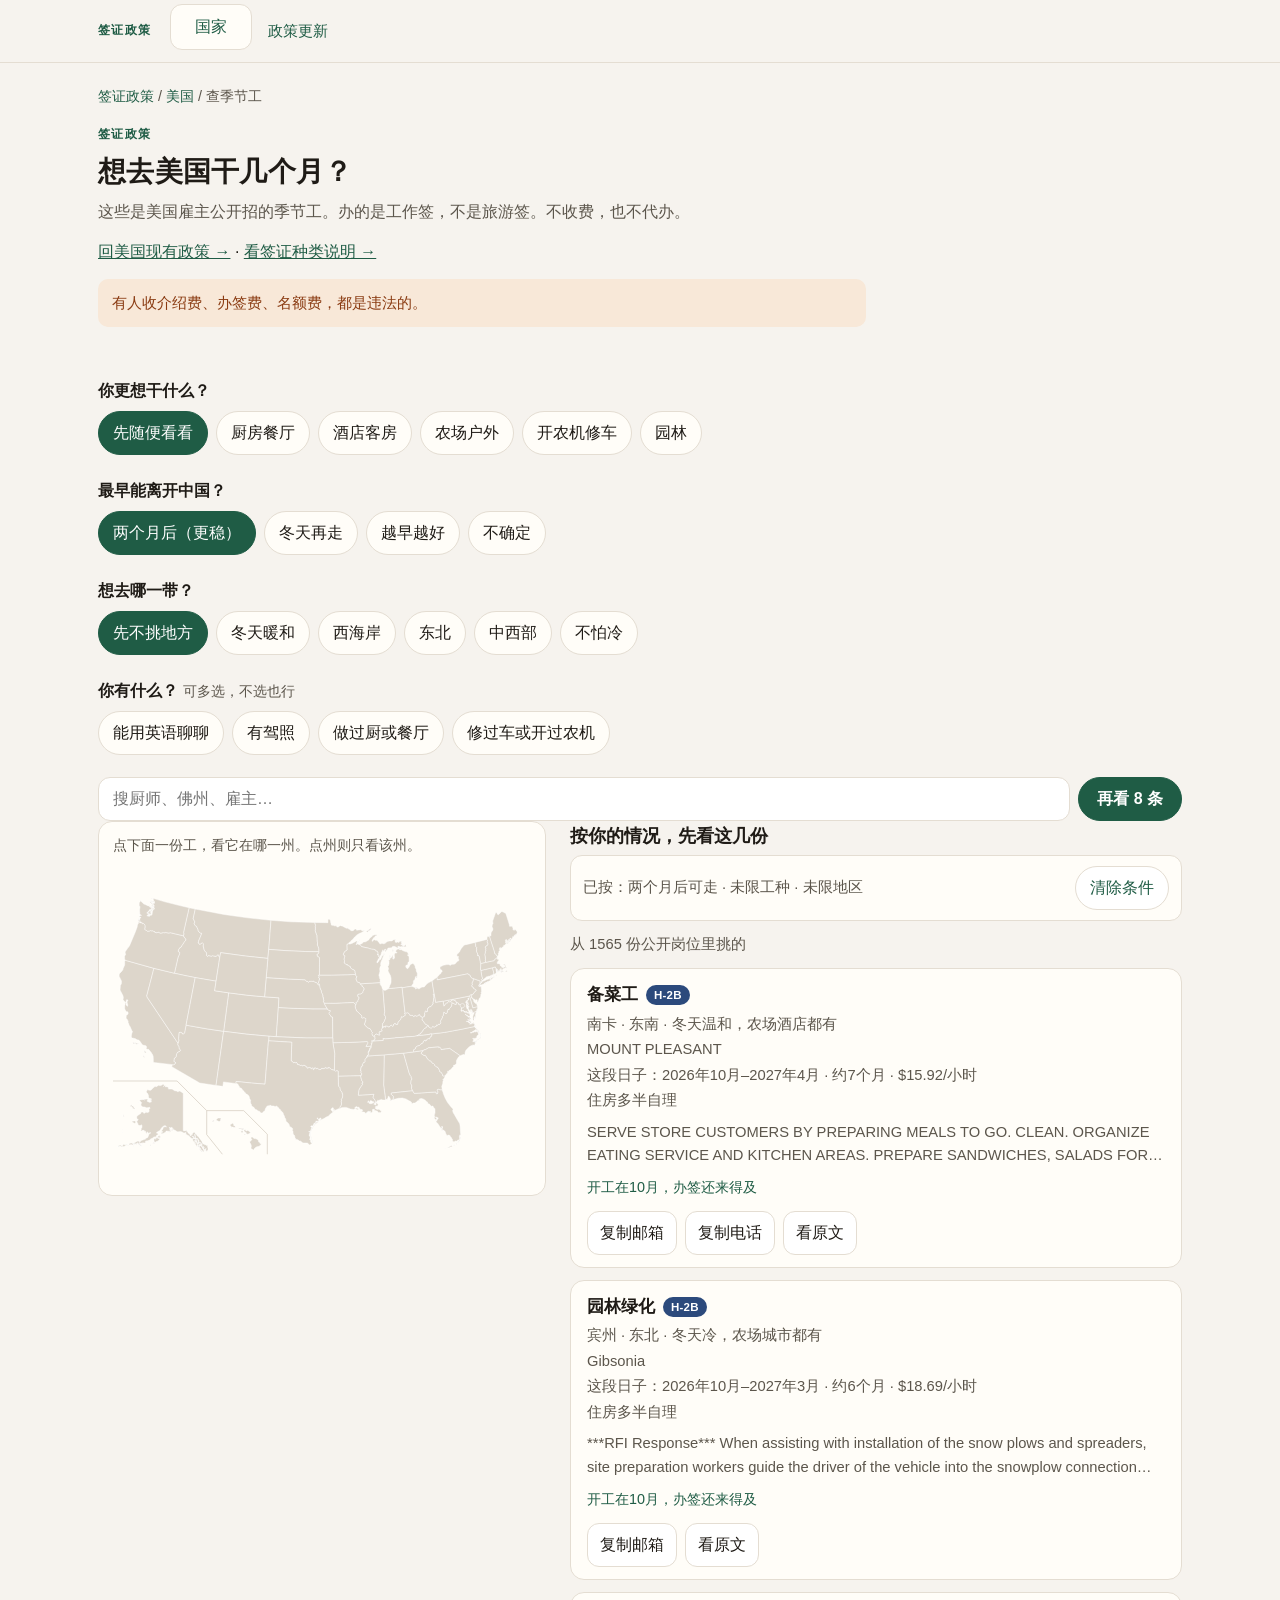
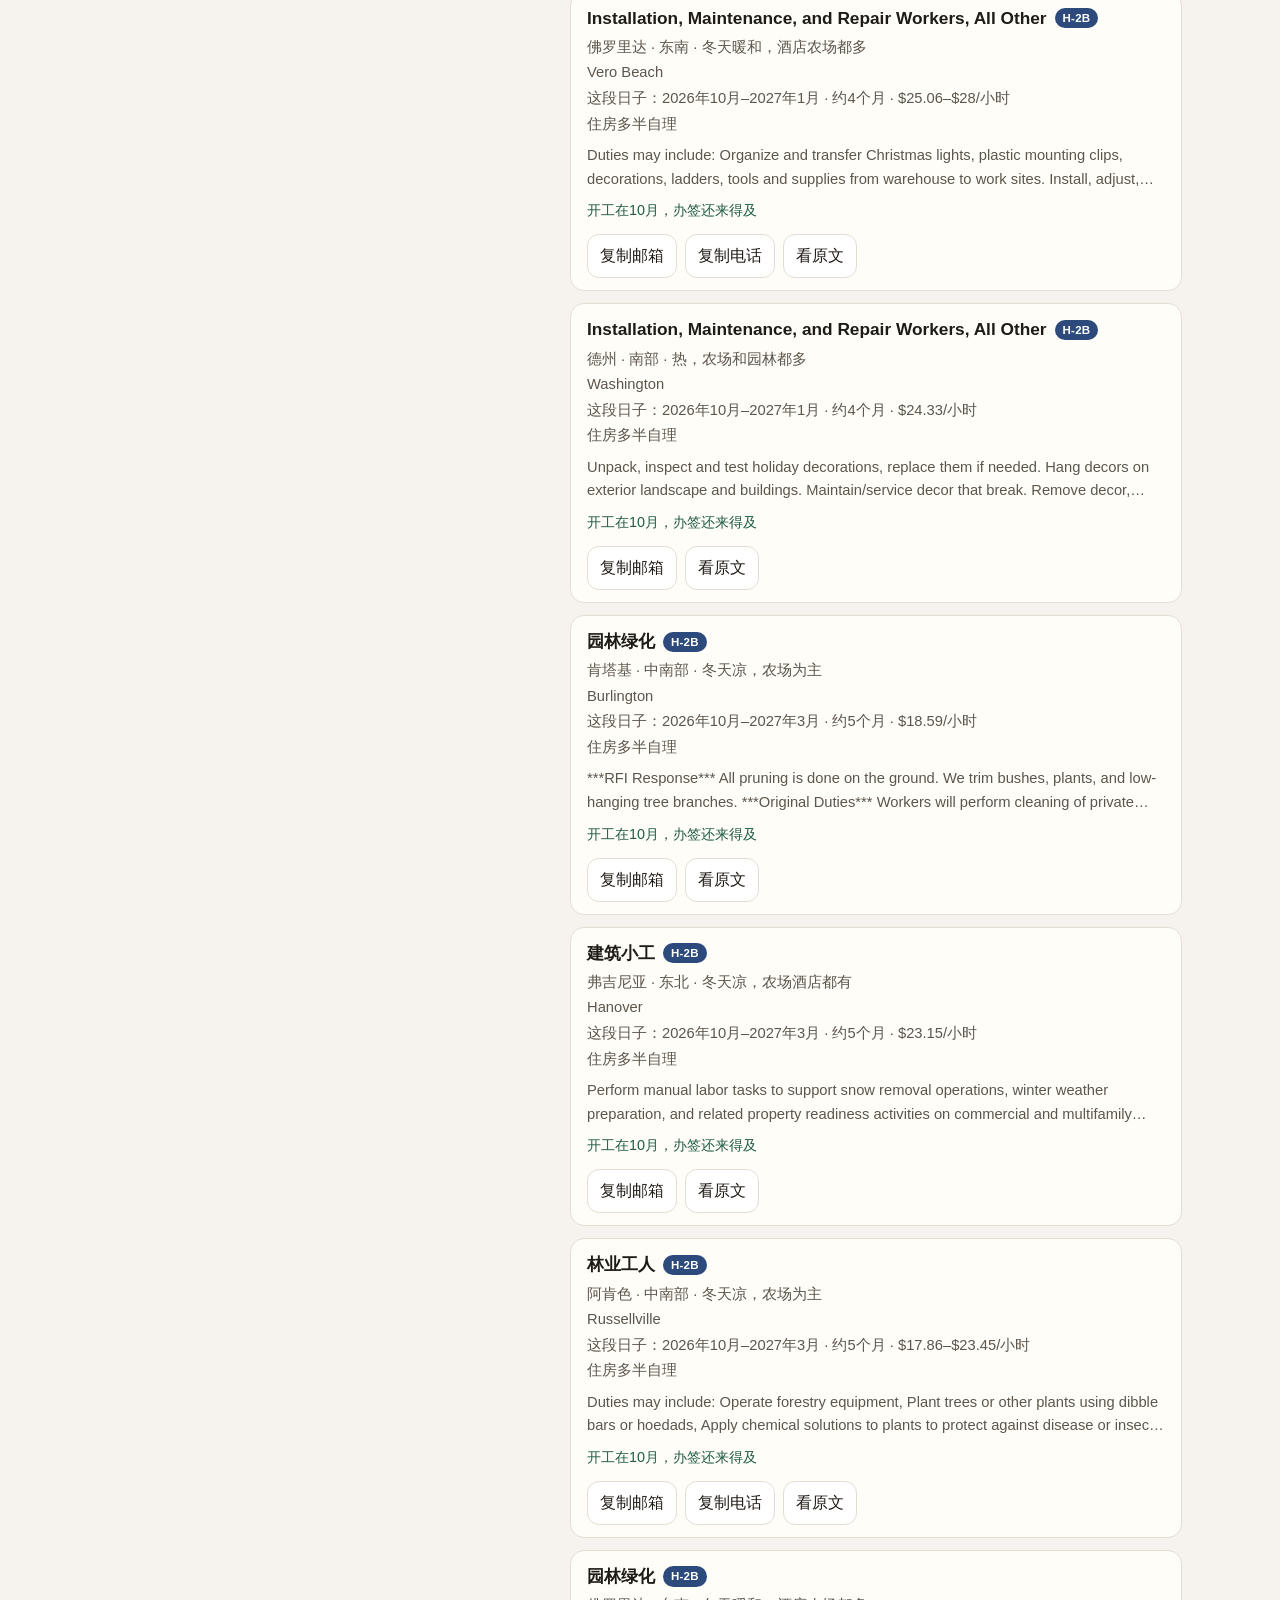
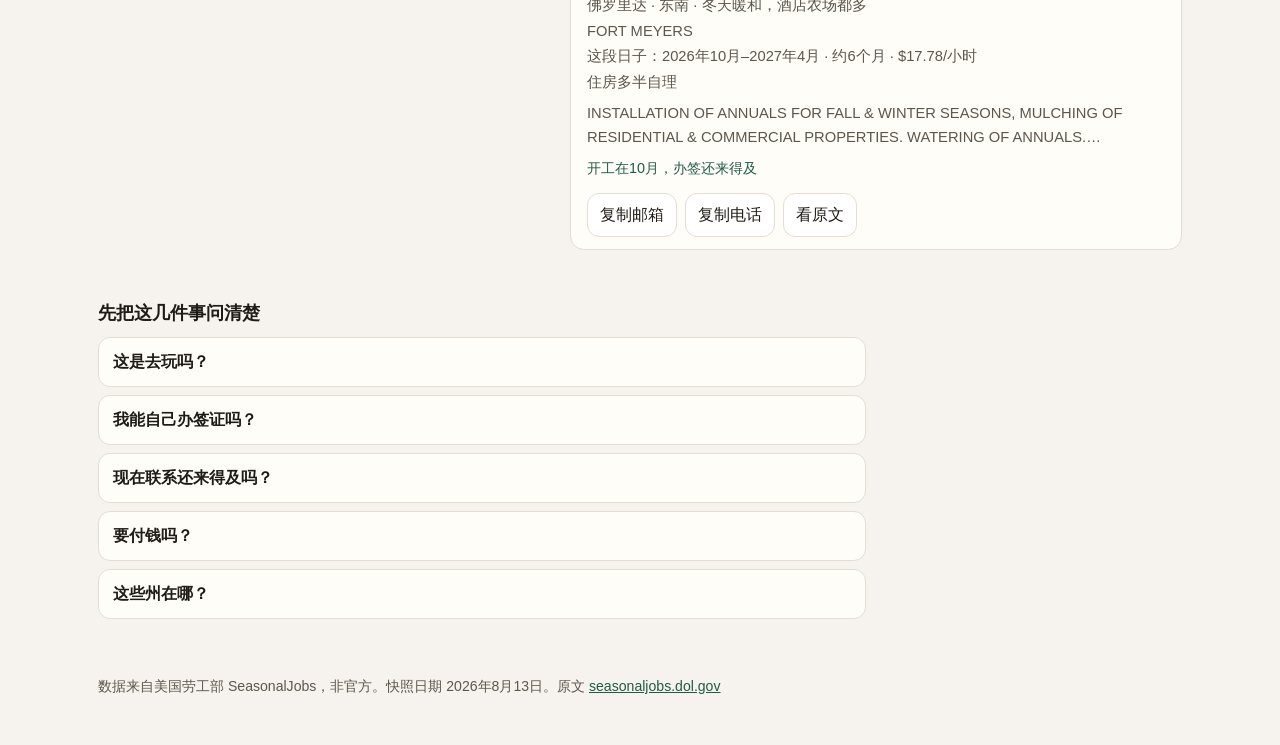
<file: h2.html>
<!DOCTYPE html>
<html lang="zh-CN">
<head>
  <meta charset="utf-8">
  <meta name="viewport" content="width=device-width, initial-scale=1">
  <title>H-2A H-2B 季节工岗位查询｜美国签证政策</title>
  <meta name="description" content="美国雇主公开招的季节工，中文说明干什么、干多久、怎么联系。工作签，不是旅游签。不收费，不代办。">
  <meta name="keywords" content="H-2A,H-2B,季节工,美国打工">
  <meta name="robots" content="index,follow">
  <link rel="canonical" href="https://visazc.com/h2">
  <meta name="theme-color" content="#f6f3ee">
  <meta property="og:type" content="website">
  <meta property="og:locale" content="zh_CN">
  <meta property="og:site_name" content="签证政策">
  <meta property="og:title" content="H-2A H-2B 季节工岗位查询｜美国签证政策">
  <meta property="og:description" content="美国雇主公开招的季节工，中文说明干什么、干多久、怎么联系。工作签，不是旅游签。不收费，不代办。">
  <meta property="og:url" content="https://visazc.com/h2">
  <meta name="twitter:card" content="summary">
  <meta name="twitter:title" content="H-2A H-2B 季节工岗位查询｜美国签证政策">
  <meta name="twitter:description" content="美国雇主公开招的季节工，中文说明干什么、干多久、怎么联系。工作签，不是旅游签。不收费，不代办。">
  <script type="application/ld+json">
  {"@context":"https://schema.org","@type":"FAQPage","mainEntity":[{"@type":"Question","name":"这是去玩吗？","acceptedAnswer":{"@type":"Answer","text":"不是。是季节性工作，多数要干半年左右，户外或站一整天都常见。"}},{"@type":"Question","name":"我能自己办签证吗？","acceptedAnswer":{"@type":"Answer","text":"不能。必须美国雇主办。你联系雇主，谈妥了才由对方递件。"}},{"@type":"Question","name":"现在联系还来得及吗？","acceptedAnswer":{"@type":"Answer","text":"今天是8月。10月开工的比较现实。8、9月的基本赶不上，除非雇主还缺人让你晚到。"}},{"@type":"Question","name":"要付钱吗？","acceptedAnswer":{"@type":"Answer","text":"不用给本站钱。也不要给任何中介办签费。"}},{"@type":"Question","name":"这些州在哪？","acceptedAnswer":{"@type":"Answer","text":"先看大区就行。冬天暖和多半是东南和德州一带；西海岸是加州往北；东北是纽约周边，冬天冷、城市贵；中西部和更北是农场，冬天很冷。"}}]}
  </script>
  <style>
    :root {
      --bg: #f6f3ee;
      --card: #fffdf8;
      --ink: #1f1b16;
      --muted: #5c564c;
      --line: #e4ddd2;
      --a: #1f5c45;
      --a2: #163d2e;
      --warn: #8a3b12;
      --warnbg: #f8e8d8;
      --h2a: #1f5c45;
      --h2b: #2c4a7c;
      --chip: #fffdf8;
    }
    * { box-sizing: border-box; }
    html { -webkit-text-size-adjust: 100%; }
    body {
      margin: 0;
      font: 16px/1.6 "Source Han Sans SC", "Noto Sans SC", "PingFang SC", "Hiragino Sans GB", "Microsoft YaHei", sans-serif;
      color: var(--ink);
      background: var(--bg);
    }
    a { color: var(--a); }
    .wrap { max-width: 42rem; margin: 0 auto; padding: 0 18px; }
    header { padding: 22px 0 8px; }
    .brand {
      display: inline-block;
      font-size: .78rem;
      letter-spacing: .12em;
      color: var(--a);
      font-weight: 600;
      margin: 0 0 10px;
    }
    h1 {
      font-size: 1.72rem;
      line-height: 1.25;
      margin: 0 0 10px;
      letter-spacing: .01em;
    }
    .sub { color: var(--muted); margin: 0 0 14px; }
    .banner {
      margin: 0 0 8px;
      padding: 12px 14px;
      background: var(--warnbg);
      color: var(--warn);
      border-radius: 10px;
      font-size: .95rem;
    }
    main { padding: 12px 0 48px; }
    .q { margin: 22px 0 0; }
    .q h2 {
      font-size: 1.02rem;
      margin: 0 0 8px;
    }
    .hint { color: var(--muted); font-size: .86rem; font-weight: 400; }
    .chips { display: flex; flex-wrap: wrap; gap: 8px; }
    .chip, .btn, .go, input[type="search"] {
      font: inherit;
      min-height: 44px;
      border-radius: 999px;
      border: 1px solid var(--line);
      background: var(--chip);
      color: var(--ink);
      padding: 8px 14px;
      -webkit-tap-highlight-color: rgba(31, 92, 69, .12);
    }
    .chip, .btn, .go { cursor: pointer; }
    .chip.on {
      background: var(--a);
      border-color: var(--a);
      color: #fff;
    }
    .chip:active, .btn:active, .go:active { transform: scale(.98); }
    .asap-note {
      margin: 8px 0 0;
      color: var(--warn);
      font-size: .9rem;
    }
    .asap-note[hidden] { display: none; }
    .controls {
      display: flex;
      flex-wrap: wrap;
      gap: 8px;
      margin: 22px 0 0;
    }
    input[type="search"] {
      flex: 1 1 180px;
      border-radius: 12px;
      background: #fff;
      min-width: 0;
    }
    .go {
      flex: 0 0 auto;
      background: var(--a);
      border-color: var(--a);
      color: #fff;
      font-weight: 600;
      padding: 8px 18px;
    }
    .results { margin-top: 22px; }
    .results h2 { font-size: 1.15rem; margin: 0 0 4px; }
    .count { color: var(--muted); margin: 0 0 12px; font-size: .92rem; }
    .job {
      background: var(--card);
      border: 1px solid var(--line);
      border-radius: 14px;
      padding: 14px 16px 12px;
      margin-bottom: 12px;
    }
    .job h3 {
      margin: 0 0 6px;
      font-size: 1.08rem;
      line-height: 1.35;
      display: flex;
      flex-wrap: wrap;
      align-items: center;
      gap: 8px;
    }
    .pill {
      display: inline-block;
      font-size: .72rem;
      font-weight: 600;
      letter-spacing: .02em;
      padding: 2px 8px;
      border-radius: 999px;
      color: #fff;
      line-height: 1.4;
    }
    .pill.a { background: var(--h2a); }
    .pill.b { background: var(--h2b); }
    .line { color: var(--muted); font-size: .92rem; margin: 0 0 2px; }
    .duties {
      margin: 8px 0 0;
      color: var(--muted);
      font-size: .92rem;
      display: -webkit-box;
      -webkit-line-clamp: 2;
      line-clamp: 2;
      -webkit-box-orient: vertical;
      overflow: hidden;
    }
    .why {
      margin: 8px 0 0;
      color: var(--a);
      font-size: .9rem;
    }
    .actions {
      display: flex;
      flex-wrap: wrap;
      gap: 8px;
      margin-top: 12px;
    }
    .btn {
      border-radius: 12px;
      background: #fff;
      text-decoration: none;
      display: inline-flex;
      align-items: center;
      justify-content: center;
      padding: 8px 12px;
    }
    .empty {
      background: var(--card);
      border: 1px dashed var(--line);
      border-radius: 14px;
      padding: 22px 16px;
      color: var(--muted);
    }
    .faq { margin-top: 36px; }
    .faq h2 { font-size: 1.15rem; margin: 0 0 10px; }
    details {
      background: var(--card);
      border: 1px solid var(--line);
      border-radius: 12px;
      padding: 0 14px;
      margin-bottom: 8px;
    }
    summary {
      min-height: 48px;
      display: flex;
      align-items: center;
      cursor: pointer;
      font-weight: 600;
      list-style: none;
    }
    summary::-webkit-details-marker { display: none; }
    details p { margin: 0 0 14px; color: var(--muted); }
    footer {
      padding: 0 0 40px;
      color: var(--muted);
      font-size: .88rem;
    }
    footer p { margin: 0 0 8px; }

    .mapbox {
      background: var(--card);
      border: 1px solid var(--line);
      border-radius: 14px;
      padding: 12px 14px 10px;
      margin: 16px 0 0;
      position: sticky;
      top: 0;
      z-index: 2;
      padding-top: calc(12px + env(safe-area-inset-top, 0px));
    }
    .map-cap-row {
      display: flex;
      align-items: baseline;
      justify-content: space-between;
      gap: 8px;
      margin: 0 0 8px;
    }
    .map-cap {
      margin: 0;
      color: var(--muted);
      font-size: .9rem;
      flex: 1 1 auto;
    }
    .map-all {
      font: inherit;
      font-size: .82rem;
      color: var(--a);
      background: none;
      border: 0;
      padding: 0;
      cursor: pointer;
      white-space: nowrap;
      min-height: 32px;
      flex: 0 0 auto;
    }
    .map-all[hidden] { display: none; }
    .map-wrap {
      width: 100%;
      height: 220px;
    }
    .map-wrap svg {
      width: 100%;
      height: 100%;
      display: block;
    }
    .map-wrap svg [data-state] {
      fill: #ddd6cb;
      stroke: #fff;
      stroke-width: 1;
      cursor: pointer;
      pointer-events: auto;
    }
    .map-wrap svg [data-state].on { fill: #1f5c45; }
    .map-wrap svg [data-state].dim { fill: #eeeae3; }
    .map-wrap svg .separator {
      pointer-events: none;
      stroke: #cfc6b8;
      stroke-width: 1.5;
      fill: none;
    }
    .job.on {
      border-color: #1f5c45;
      box-shadow: 0 0 0 2px rgba(31, 92, 69, .25);
    }
    @media (min-width: 520px) {
      .map-wrap { height: 280px; }
    }
    .sr {
      position: absolute;
      width: 1px;
      height: 1px;
      padding: 0;
      margin: -1px;
      overflow: hidden;
      clip: rect(0,0,0,0);
      border: 0;
    }
  
    .topnav {
      border-bottom: 1px solid var(--line);
      background: var(--bg);
    }
    .topnav-inner {
      max-width: 42rem;
      margin: 0 auto;
      padding: 4px 18px;
      display: flex;
      flex-wrap: wrap;
      align-items: center;
      gap: 4px 18px;
    }
    .nav-brand {
      color: var(--a);
      font-weight: 600;
      letter-spacing: .12em;
      font-size: .78rem;
      text-decoration: none;
      min-height: 44px;
      display: inline-flex;
      align-items: center;
    }
    .nav-links {
      display: flex;
      flex-wrap: wrap;
      align-items: center;
      gap: 4px 6px;
    }
    .nav-links a, .nav-links .here {
      min-height: 44px;
      display: inline-flex;
      align-items: center;
      padding: 0 10px;
      border-radius: 8px;
      text-decoration: none;
      color: var(--a);
      font-size: .95rem;
    }
    .nav-links .here {
      color: var(--muted);
      font-weight: 600;
    }
    .backline { margin: 0 0 14px; }
    .crumbs { color: var(--muted); font-size: .9rem; margin: 0 0 12px; }
    .crumbs a { text-decoration: none; }
    .nav-drop { position: relative; }
    .nav-drop > summary {
      min-height: 44px; display: inline-flex; align-items: center; padding: 0 10px;
      border-radius: 8px; color: var(--a); font-size: .95rem;
      list-style: none; cursor: pointer; font: inherit;
    }
    .nav-drop > summary::-webkit-details-marker { display: none; }
    .nav-drop[open] > summary { background: #eef6f2; }
    .nav-drop-list {
      position: absolute; left: 0; top: 100%; z-index: 5;
      min-width: 10rem; padding: 6px; margin: 0;
      background: var(--card); border: 1px solid var(--line); border-radius: 12px;
      box-shadow: 0 8px 24px rgba(31, 27, 22, .08);
    }
    .nav-drop-list a {
      display: flex; min-height: 44px; align-items: center; padding: 0 12px;
      border-radius: 8px; text-decoration: none; color: var(--a);
    }
    .applied {
      display: flex; flex-wrap: wrap; align-items: center; gap: 8px 12px;
      margin: 0 0 12px; padding: 10px 12px;
      background: var(--card); border: 1px solid var(--line); border-radius: 12px;
    }
    .applied p { margin: 0; color: var(--muted); font-size: .92rem; flex: 1 1 12rem; }
    .applied button {
      font: inherit; min-height: 44px; padding: 8px 14px; border-radius: 999px;
      border: 1px solid var(--line); background: #fff; color: var(--a);
      cursor: pointer;
    }
    .mapbox.preview {
      border-color: var(--a);
    }
    .mapbox.preview .map-cap { color: var(--a); }
    .mapbox.filtering {
      background: #eef6f2;
      border-color: var(--a);
      box-shadow: 0 0 0 2px rgba(31, 92, 69, .18);
    }
    .mapbox.filtering .map-cap { color: var(--a); font-weight: 600; }
    @media (min-width: 900px) {
      .wrap, .topnav-inner { max-width: 70rem; }
    }
  </style>
  <link rel="stylesheet" href="/layout.css">
</head>
<body>
  <nav class="topnav" aria-label="站点导航">
    <div class="topnav-inner">
      <a class="nav-brand" href="/">签证政策</a>
      <div class="nav-links">
        <details class="nav-drop">
          <summary>国家</summary>
          <div class="nav-drop-list">
            <a href="/#guojia">国家目录</a>
            <a href="/meiguo">美国</a>
            <a href="/jianada">加拿大</a>
            <a href="/yingguo">英国</a>
            <a href="/aodaliya">澳大利亚</a>
          </div>
        </details>
        <a href="/gengxin">政策更新</a>
      </div>
    </div>
  </nav>
  <div class="wrap">
    <header>
      <p class="crumbs"><a href="/">签证政策</a> / <a href="/meiguo">美国</a> / 查季节工</p>
      <p class="brand">签证政策</p>
      <h1>想去美国干几个月？</h1>
      <p class="sub">这些是美国雇主公开招的季节工。办的是工作签，不是旅游签。不收费，也不代办。</p>
      <p class="backline"><a href="/meiguo">回美国现有政策 →</a> · <a href="/qianzheng">看签证种类说明 →</a></p>
      <div class="banner">有人收介绍费、办签费、名额费，都是违法的。</div>
    </header>

    <main>
      <section class="q" aria-labelledby="q-what">
        <h2 id="q-what">你更想干什么？</h2>
        <div class="chips" id="what-chips">
          <button type="button" class="chip on" aria-pressed="true" data-g="what" data-v="any">先随便看看</button>
          <button type="button" class="chip" aria-pressed="false" data-g="what" data-v="kitchen">厨房餐厅</button>
          <button type="button" class="chip" aria-pressed="false" data-g="what" data-v="hotel">酒店客房</button>
          <button type="button" class="chip" aria-pressed="false" data-g="what" data-v="farm">农场户外</button>
          <button type="button" class="chip" aria-pressed="false" data-g="what" data-v="equip">开农机修车</button>
          <button type="button" class="chip" aria-pressed="false" data-g="what" data-v="land">园林</button>
        </div>
      </section>

      <section class="q" aria-labelledby="q-when">
        <h2 id="q-when">最早能离开中国？</h2>
        <div class="chips" id="when-chips">
          <button type="button" class="chip on" aria-pressed="true" data-g="when" data-v="oct">两个月后（更稳）</button>
          <button type="button" class="chip" aria-pressed="false" data-g="when" data-v="nov">冬天再走</button>
          <button type="button" class="chip" aria-pressed="false" data-g="when" data-v="asap">越早越好</button>
          <button type="button" class="chip" aria-pressed="false" data-g="when" data-v="unsure">不确定</button>
        </div>
        <p class="asap-note" id="asap-note" hidden>9月前开工的，签证多半赶不上。</p>
      </section>

      <section class="q" aria-labelledby="q-where">
        <h2 id="q-where">想去哪一带？</h2>
        <div class="chips" id="where-chips">
          <button type="button" class="chip on" aria-pressed="true" data-g="where" data-v="any">先不挑地方</button>
          <button type="button" class="chip" aria-pressed="false" data-g="where" data-v="warm">冬天暖和</button>
          <button type="button" class="chip" aria-pressed="false" data-g="where" data-v="west">西海岸</button>
          <button type="button" class="chip" aria-pressed="false" data-g="where" data-v="ne">东北</button>
          <button type="button" class="chip" aria-pressed="false" data-g="where" data-v="mw">中西部</button>
          <button type="button" class="chip" aria-pressed="false" data-g="where" data-v="cold">不怕冷</button>
        </div>
        <p class="asap-note" id="where-note" hidden></p>
      </section>

      <section class="q" aria-labelledby="q-skill">
        <h2 id="q-skill">你有什么？ <span class="hint">可多选，不选也行</span></h2>
        <div class="chips" id="skill-chips">
          <button type="button" class="chip" aria-pressed="false" data-g="skill" data-v="english">能用英语聊聊</button>
          <button type="button" class="chip" aria-pressed="false" data-g="skill" data-v="license">有驾照</button>
          <button type="button" class="chip" aria-pressed="false" data-g="skill" data-v="cook">做过厨或餐厅</button>
          <button type="button" class="chip" aria-pressed="false" data-g="skill" data-v="mechanic">修过车或开过农机</button>
        </div>
      </section>

      <div class="controls">
        <input type="search" id="q" placeholder="搜厨师、佛州、雇主…" autocomplete="off" enterkeyhint="search">
        <button type="button" class="go" id="more">再看 8 条</button>
      </div>

      <div class="h2-desk">
      <section class="mapbox" id="mapbox">
        <div class="map-cap-row">
          <p class="map-cap" id="map-cap">点下面一份工，看它在哪一州。点州则只看该州。</p>
          <button type="button" class="map-all" id="map-all" hidden>取消州筛选</button>
        </div>
        <div class="map-wrap" id="map-wrap">
          <!-- Wikimedia Blank US Map (states only), CC0, Heitordp -->
          <svg xmlns="http://www.w3.org/2000/svg" viewBox="0 0 959 593" role="img" aria-label="美国地图" focusable="false">
<path data-state="AL" d="m 643,467.4 .4,-7.3 -.9,-1.2 -1.7,-.7 -2.5,-2.8 .5,-2.9 48.8,-5.1 -.7,-2.2 -1.5,-1.5 -.5,-1.4 .6,-6.3 -2.4,-5.7 .5,-2.6 .3,-3.7 2.2,-3.8 -.2,-1.1 -1.7,-1 v -3.2 l -1.8,-1.9 -2.9,-6.1 -12.9,-45.8 -45.7,4 1.3,2 -1.3,67 4.4,33.2 .9,-.5 1.3,.1 .6,.4 .8,-.1 2,-3.8 v -2.3 l 1.1,-1.1 1.4,.5 3.4,6.4 v .9 l -3.3,2.2 3.5,-.4 4.9,-1.6 z"/>
<path data-state="AK" d="m 15.8,572 h 2.4 l .7,.7 -1,1.2 -1.9,.2 -2.5,1.3 -3.7,-.1 2.2,-.9 .3,-1.1 2.5,-.3 z m 8.3,-1.7 1.3,.5 h .9 l .5,1.2 .3,-.6 .9,.2 1.1,1.5 0,.5 -4.2,1.9 -2.4,-.1 -1,-.5 -1.1,.7 -2,0 -1.1,-1.4 4.7,-.5 z m 5.4,-.1 1,.1 .7,.7 v 1 l -1.3,.1 -.9,-1.1 z m 2.5,.3 1.3,-.1 -.1,1 -1.1,.6 z m .3,2.2 3.4,-.1 .2,1.1 -1.3,.1 -.3,-.5 -.8,.6 -.4,-.6 -.9,-.2 z m 166.3,7.6 2.1,.1 -1,1.9 -1.1,-.1 -.4,-.8 .5,-1.3 m -1.1,-2.9 .6,-1.3 -.2,-2.3 2.4,-.5 4.5,4.4 1.3,3.4 1.9,1.6 .3,5.1 -1.4,0 -1.3,-2.3 -3.1,-2.4 h -.6 l 1.1,2.8 1.7,.2 .2,2.1 -.9,.1 -4.1,-4.4 -.1,-.9 1.9,-1 0,-1 -.5,-.8 -1.6,-.6 -1.7,-1.3 1.4,.1 .5,-.4 -.6,-.9 -.6,.5 z m -3.6,-9.1 1.3,.1 2.4,2.5 -.2,.8 -.8,-.1 -.1,1.8 .5,.5 0,1.5 -.8,.3 -.4,1.2 -.8,-.4 -.4,-2.2 1.1,-1.4 -2.1,-2.2 .1,-1.2 z m 1.5,-1.5 1.9,.2 2.5,.1 3.4,3.2 -.2,.5 -1.1,.6 -1.1,-.2 -.1,-.7 -1.2,-1.6 -.3,.7 1,1.3 -.2,1.2 -.8,-.1 -1.3,.2 -.1,-1.7 -2.6,-2.8 z m -12.7,-8.9 .9,-.4 h 1.6 l .7,-.5 4.1,2.2 .1,1.5 -.5,.5 h -.8 l -1.4,-.7 1.1,1.3 1.8,0 .5,2 -.9,0 -2.2,-1.5 -1.1,-.2 .6,1.3 .1,.9 .8,-.6 1.7,1.2 1.3,-.1 -.2,.8 1.9,4.3 0,3.4 .4,2.1 -.8,.3 -1.2,-2 -.5,-1.5 -1.6,-1.6 -.2,-2.7 -.6,-1.7 h -.7 l .3,1.1 0,.5 -1.4,1 .1,-3.3 -1.6,-1.6 -1.3,-2.3 -1.2,-1.2 z m 7.2,-2.3 1.1,1.8 2.4,-.1 1,2.1 -.6,.6 2,3.2 v 1.3 l -1.2,.8 v .7 l -2,1.9 -.5,-1.4 -.1,-1.3 .6,-.7 v -1.1 l -1.5,-1.9 -.5,-3.7 -.9,-1.5 z m -56.7,-18.3 -4,4.1 v 1.6 l 2.1,-.8 .8,-1.9 2.2,-2.4 z m -31.6,16.6 0,.6 1.8,1.2 .2,-1.4 .6,.9 3.5,.1 .7,-.6 .2,-1.8 -.5,-.7 -1.4,0 0,-.8 .4,-.6 v -.4 l -1.5,-.3 -3.3,3.6 z m -8.1,6.2 1.5,5.8 h 2.1 l 2.4,-2.5 .3,1.2 6.3,-4 .7,-1 -1,-1.1 v -.7 l .5,-1.3 -.9,-.1 -2,1 0,-1.2 -2.7,-.6 -2.4,.3 -.2,3.4 -.8,-2 -1.5,-.1 -1,.6 z m -2.2,8.2 .1,-.7 2.1,-1.3 .6,.3 1.3,.2 1.3,1.2 -2.2,-.2 -.4,-.6 -1,.6 z m -5.2,3.3 -1.1,.8 1.5,1.4 .8,-.7 -.1,-1.3 z m -6.3,-7.9 1.4,.1 .4,.6 -1.8,.1 z m -13.9,11.9 v .5 l .7,.1 -.1,-.6 z m -.4,-3.2 -1,1 v .5 l .7,1.1 1,-1 -.7,-.1 z m -2,-.8 -.3,1 -1.3,.1 -.4,.2 0,1.3 -.5,.9 .6,0 .7,-.9 .8,-.1 .9,-1 .2,-1.3 z m -4.4,-2 -.2,1.8 1.4,.8 1.2,-.6 0,-1 1.7,-.3 -.1,-.6 -.9,-.2 -.7,.6 -.9,-.5 z m -4.9,-.1 1,.7 -.3,1.2 -1.4,-1.1 z m -4.2,1.3 1.4,.1 -.7,.8 z m -3.5,3 1.8,1.1 -1.7,.1 z m -25.4,-31.2 1.2,.6 -.8,.6 z m -.7,-6.3 .4,1.2 .8,-1.2 z m 24.3,-19.3 1.5,-.1 .9,.4 1.1,-.5 1.3,-.1 1.6,.8 .8,1.9 -.1,.9 -1.2,2 -2.4,-.2 -2.1,-1.8 -1,-.4 -1.1,-2 z m -21.1,-14.4 .1,1.9 2,2 v .5 l -.8,-.2 -1.7,-.8 -.3,-1.1 -.3,-1.6 z m 18.3,-23.3 v 1.2 l 1.9,1.8 h 2.3 l .6,1.1 v 1.6 l 2.1,1.9 1.8,1.2 -.1,.7 -.7,1.1 -1.4,-1.2 -2.1,.1 -.8,-.8 -.9,-2.1 -1.5,-2.2 -2.6,-.1 -1,-.7 1,-2.1 z m 16.8,-4.5 1,0 .1,1.1 h -1 z m 16.2,19.7 .9,.1 0,1.2 -1.7,-.5 z m 127.8,77.7 -1.2,.4 -.1,1.1 h 1.2 z m -157.6,-4.5 -1.3,-.4 -4.1,.6 -2.8,1.4 -.1,1.9 1.9,.7 1.5,-.9 1.7,-.1 4.7,1.4 .1,-1.3 -1.6,-1.1 z m 2.1,2.3 -.4,-1.4 1.2,.2 .1,1.4 1.8,0 .4,-2.5 .3,2.4 2.5,-.1 3.2,-3.3 .8,.1 -.7,1.3 1.4,.9 4.2,-.2 2.6,-1.2 1.4,-.1 .3,1.5 .6,-.5 .4,-1.4 5.9,.2 1.9,-1.6 -1.3,-1.1 .6,-1.2 2.6,.2 -.2,-1.2 2.5,.2 .7,-1.1 1.1,.2 4.6,-1.9 .2,-1.7 5.6,-2.4 2,-1.9 1.2,-.6 1.3,.8 2.3,-.9 1.1,-1.9 .5,-1.3 1.7,-.9 1.5,-.7 .4,-1.4 -1.1,-1.7 -2.2,-.2 -.2,-1.3 .8,-1.6 1.4,-.2 1.3,-1.5 1.9,-.1 3.4,-3.2 .4,-1.4 1.5,-2.3 3.8,-4.1 2.5,-.9 1.9,-.9 2.1,.8 1.4,2.6 -1.5,0 -1.4,-1.5 -3,2 -1.7,.1 -.2,3.1 -3.1,4.9 .6,2 2.3,0 -.6,1 -1.4,.1 -2.4,1.8 0,.9 1.9,1 3.4,-.6 1.4,-1.7 1.4,.1 3,-1.7 .5,-2.3 1.6,-.1 6.3,.8 1,-1.1 1,-4.5 -1.6,1.1 .6,-2.2 -1.6,-1.4 .8,-1.5 .1,1.5 3.4,0 .7,-1 1.6,-.1 -.3,1.7 1.9,.1 -1.9,1.3 4.1,1.1 -3.5,.4 -1.3,1.2 .9,1.4 4.6,-1.7 2.3,1.7 .7,-.9 .6,1.4 4,2.3 h 2.9 l 3.9,-.5 4.3,1.1 2,1.9 4.5,.4 1.8,-1.5 .8,2.4 -1.8,.7 1.2,1.2 7.4,3.8 1.4,2.5 5.4,4.1 3.3,-2 -.6,-2.2 -3.5,-2 3.1,1.2 .5,-.7 .9,1.3 0,2.7 2.1,-.6 2.1,1.8 -2.5,-9.8 1.2,1.3 1.4,6 2.2,2.5 2.4,-.4 1.8,3.5 h .9 l .6,5.6 3.4,.5 1.6,2.2 1.8,1.1 .4,2.8 -1.8,2.6 2.9,1.6 1.2,-2.4 -.2,3.1 -.8,.9 1.4,1.7 .7,-2.4 -.2,-1.2 .8,.2 .6,2.3 -1,1.4 .6,2.6 .5,.4 .3,-1.6 .7,.6 -.3,2 1.2,.2 -.4,.9 1.7,-.1 0,-1 h -1 l .1,-1.7 -.8,-.6 1.7,-.3 .5,-.8 0,-1.6 .5,1.3 -.6,1.8 1.2,3.9 1.8,.1 2.2,-4.2 .1,-1.9 -1.3,-4 -.1,-1.2 .5,-1.2 -.7,-.7 -1.7,.1 -2.5,-2 -1.7,0 -2,-1.4 -1.5,0 -.5,-1.6 -1.4,-.3 -.2,-1.5 -1,-.5 .1,-1.7 -5.1,-7.4 -1.8,-1.5 v -1.2 l -4.3,-3.5 -.7,-1.1 -1.6,-2 -1.9,-.6 0,-2.2 -1.2,-1.3 -1.7,-.7 -2.1,1.3 -1.6,2.1 -.4,2.4 -1.5,.1 -2.5,2.7 -.8,-.3 v -2.5 l -2.4,-2.2 -2.3,-2 -.5,-2 -2.5,-1.3 .2,-2.2 -2.8,-.1 -.7,1.1 -1.2,0 -.7,-.7 -1.2,.8 -1.8,-1.2 0,-85.8 -6.9,-4.1 -1.8,-.5 -2.2,1.1 -2.2,.1 -2.3,-1.6 -4.3,-.6 -5.8,-3.6 -5.7,-.4 -2,.5 -.2,-1.8 -1.8,-.7 1.1,-1 -.2,-.9 -3.2,-1.1 h -2.4 l -.4,.4 -.9,-.6 .1,-2.6 -.8,-.9 -2.5,2.9 -.8,-.1 v -.8 l 1.7,-.8 v -.8 l -1.9,-2.4 -1.1,-.1 -4.5,3.1 h -3.9 l .4,-.9 -1.8,-.1 -5.2,3.4 -1.8,0 -.6,-.8 -2.7,1.5 -3.6,3.7 -2.8,2.7 -1.5,1.2  -2.6,.1 -2.2,-.4 -2.3,-1.3 v 0 l -2.8,3.9 -.1,2.4 2.6,2.4 2.1,4.5 .2,5.3 2.9,2 3.4,.4 .7,.8 -1.5,2.3 .7,2.7 -1.7,-2.6 v -2.4 l -1.5,-.3 .1,1.2 .7,2.1 2.9,3.7 h -1.4 l -2.2,1.1 -6.2,-2.5 -.1,-2 1.4,-1.3 0,-1.4 -2.1,-.5 -2.3,.2 -4.8,.2 1.5,2.3 -1.9,-1.8 -8.4,1.2 -.8,1.5 4.9,4.7 -.8,1.4 -.3,2 -.7,.8 -.1,1.9 4.4,3.6 4.1,.2 4.6,1.9 h 2 l .8,-.6 3.8,.1 .1,-.8 1.2,1.1 .1,2 -2.5,-.1 .1,3.3 .5,3.2 -2.9,2.7 -1.9,-.1 -2,-.8 -1,.1 -3.1,2.1 -1.7,.2 -1.4,-2.8 -3.1,0 -2.2,2 -.5,1.8 -3.3,1.8 -5.3,4.3 -.3,3.1 .7,2.2 1,1.2 1,-.4 .9,1 -.8,.6 -1.5,.9 1.1,1.5 -2.6,1.1 .8,2.2 1.7,2.3 .8,4.1 4,1.5 2.6,-.8 1.7,-1.1 .5,2.1 .3,4.4 -1.9,1.4 0,4.4 -.6,.9 h -1.7 l 1.7,1.2 2.1,-.1 .4,-1 4.6,-.6 2,2.6 1.3,-.7 1.3,5.1 1,.5 1,-.7 .1,-2.4 .9,-1 .7,1.1 .2,1.6 1.6,.4 4.7,-1.2 .2,1.2 -2,1.1 -1.6,1.7 -2.8,7 -4.3,2 -1.4,1.5 -.3,1.4 -1,-.6 -9.3,3.3 -1.8,4.1 -1.3,-.4 .5,-1.1 -1.5,-1.4 -3.5,-.2 -5.3,3.2 -2.2,1.3 -2.3,0 -.5,2.4 z"/>
<path data-state="AZ" d="m 139.6,387.6 3,-2.2 .8,-2.4 -1,-1.6 -1.8,-.2 -1.1,-1.6 1.1,-6.9 1.6,-.3 2.4,-3.2 1.6,-7 2.4,-3.6 4.8,-1.7 1.3,-1.3 -.4,-1.9 -2.3,-2.5 -1.2,-5.8 -1.4,-1.8 -1.3,-3.4 .9,-2.1 1.4,-3 .5,-2.9 -.5,-4.9 1,-13.6 3.5,-.6 3.7,1.4 1.2,2.7 h 2 l 2.4,-2.9 3.4,-17.5 46.2,8.2 40,6 -17.4,124.1 -37.3,-5.4 -64.2,-37.5 .5,-2.9 2,-1.8 z"/>
<path data-state="AR" d="m 584.2,367 .9,-2.2 1.2,.5 .7,-1 -.8,-.7 .3,-1.5 -1.1,-.9 .6,-1 -.1,-1.5 -1.1,-.1 .8,-.8 1.3,.8 .3,-1.4 -.4,-1.1 .1,-.7 2,.6 -.4,-1.5 1.6,-1.3 -.5,-.9 -1.1,.1 -.6,-.9 .9,-.9 1.6,-.2 .5,-.8 1.4,-.2 -.1,-.8 -.9,-.9 v -.5 h 1.5 l .4,-.7 -1.4,-1 -.1,-.6 -11.2,.8 2.8,-5.1 1.7,-1.5 v -2.2 l -1.6,-2.5 -39.8,2 -39.1,.7 4.1,24.4 -.7,39 2.6,2.3 2.8,-1.3 3.2,.8 .2,11.9 52.3,-1.3 1.2,-1.5 .5,-3 -1.5,-2.3 -.5,-2.2 .9,-.7 v -.8 l -1.7,-1.1 -.1,-.7 1.6,-.9 -1.2,-1.1 1.7,-7.1 3.4,-1.6 v -.8 l -1.1,-1.4 2.9,-5.4 h 1.9 l 1.5,-1.2 -.3,-5.2 3.1,-4.5 1.8,-.6 -.5,-3.1 z"/>
<path data-state="CA" d="m 69.4,365.6 3.4,5.2 -1.4,.1 -1.8,-1.9 z m 1.9,-9.8 1.8,4.1 2.6,1 .7,-.6 -1.3,-2.5 -2.6,-2.4 z m -19.9,-19 v 2.4 l 2,1.2 4.4,-.2 1,-1 -3.1,-.2 z m -5.9,.1 3.3,.5 1.4,2.2 h -3.8 z m 47.9,45.5 -1,-3 .2,-3 -.4,-7.9 -1.8,-4.8 -1.2,-1.4 -.6,-1.5 -7,-8.6 -3.6,.1 -2,-1.9 1.1,-1.8 -.7,-3.7 -2.2,-1.2 -3.9,-.6 -2.8,-1.3 -1.5,-1.9 -4.5,-6.6 -2.7,-2.2 -3.7,-.5 -3.1,-2.3 -4.7,-1.5 -2.8,-.3 -2.5,-2.5 .2,-2.8 .8,-4.8 1.8,-5.1 -1.4,-1.6 -4,-9.4 -2.7,-3.7 -.4,-3 -1.6,-2.3 .2,-2.5 -2,-5 -2.9,-2.7 .6,-7.1 2.4,-.8 1.8,-3.1 -.4,-3.2 -1,-.9 h -2.5 l -2.5,-3.3 -1.5,-3.5 v -7.5 l 1.2,-4.2 .2,-2.1 2.5,.2 -.1,1.6 -.8,.7 v 2.5 l 3.7,3.2 v -4.7 l -1.4,-3.4 .5,-1.1 -1,-1.7 2.8,-1.5 -1.9,-3 -1.4,.5 -1.5,3.8 .5,1.3 -.8,1 -.9,-.1 -5.4,-6.1 .7,-5.6 -1.1,-3.9 -6.5,-12.8 .8,-10.7 2.3,-3.6 .2,-6.4 -5.5,-11.1 .3,-5.2 6.9,-7.5 1.7,-2.4 -.1,-1.4 4,-9.2 .1,-8.4 .9,-2.5 66.1,18.6 -16.4,63.1 1.1,3.5 70.4,105 -.9,2.1 1.3,3.4 1.4,1.8 1.2,5.8 2.3,2.5 .4,1.9 -1.3,1.3 -4.8,1.7 -2.4,3.6 -1.6,7 -2.4,3.2 -1.6,.3 -1.1,6.9 1.1,1.6 1.8,.2 1,1.6 -.8,2.4 -3,2.2 -2.2,-.1 z"/>
<path data-state="CO" d="m 374.6,323.3 -16.5,-1 -51.7,-4.8 -52.6,-6.5 11.5,-88.3 44.9,5.7 37.5,3.4 33.1,2.4 -1.4,22.1 z"/>
<path data-state="CT" d="m 873.5,178.9 .4,-1.1 -3.2,-12.3 -.1,-.3 -14.9,3.4 v .7 l -.9,.3 -.5,-.7 -10.5,2.4 2.8,16.3 1.8,1.5 -3.5,3.4 1.7,2.2 5.4,-4.5 1.7,-1.3 h .8 l 2.4,-3.1 1.4,.1 2.9,-1.1 h 2.1 l 5.3,-2.7 2.8,-.9 1,-1 1.5,.5 z"/>
<path data-state="DE" d="m 822.2,226.6 -1.6,.3 -1.5,1.1 -1.2,2.1 7.6,27.1 10.9,-2.3 -2.2,-7.6 -1.1,.5 -3.3,-2.6 -.5,-1.7 -1.8,-1 -.2,-3.7 -2.1,-2.2 -1.1,-.8 -1.2,-1.1 -.4,-3.2 .3,-2.1 1,-2.2 z"/>
<path data-state="FL" d="m 751.7,445.1 -4,-.7 -1.7,-.9 -2.2,1.4 v 2.5 l 1.4,2.1 -.5,4.3 -2.1,.6 -1,-1.1 -.6,-3.2 -50.1,3.3 -3.3,-6 -48.8,5.1 -.5,2.9 2.5,2.8 1.7,.7 .9,1.2 -.4,7.3 -1.1,.6 .5,.4 1,-.3 .7,-.8 10.5,-2.7 9.2,-.5 8.1,1.9 8.5,5 2.4,.8 2.2,2 -.1,2.7 h 2.4 l 1.9,-1 2.5,.1 2,-.8 2.9,-2 3.1,-2.9 1.1,-.4 .6,.5 h 1.4 l .5,-.8 -.5,-1.2 -.6,-.6 .2,-.8 2,-1.1 5,-.4 .8,1 1,.1 2.3,1 3,1.8 1.2,1.7 1.1,1.2 2.8,1.4 v 2.4 l 2.8,1.9 1,.1 1.6,1.4 .7,1.6 1,.2 .8,2.1 .7,.6 1,-1.1 2.9,.1 .5,1.4 1.1,.9 v 1.3 l 2.9,2.2 .2,9.6 -1.8,5.8 1,1.2 -.2,3.4 -.8,1.4 .7,1.2 2.3,2.3 .3,1.5 .8,1 -.4,-1.9 1.3,-.6 .8,-3.6 -3,-1.2 .1,-.6 2.6,-.4 .9,2.6 1.1,.6 .1,-2 1.1,.3 .6,.8 -.1,.7 -2.9,4.2 -.2,1.1 -1.7,1.9 v 1.1 l 3.7,3.8 5.3,7.9 1.8,2.1 v 1.8 l 2.8,4.6 2.3,.6 .7,-1.2 -2.1,.3 -3,-4.5 .2,-1.4 1.5,-.8 v -1.5 l -.6,-1.3 .9,-.9 .4,.9 .7,.5 v 4 l -1.2,-.6 -.8,.9 1.4,1.6 1,2.6 1.2,-.6 2.3,1.2 2.1,2.2 1.6,5.1 3.1,4.8 .8,-1.3 2.8,-.5 3.2,1.3 .3,1.7 3.3,3.8 .1,1.1 2.2,2.7 -.7,.5 v 2.7 l 2.7,1.4 h 1.5 l 2.7,-1.8 1.5,.3 1.1,.4 2.3,-1.7 .2,-.7 1.2,.3 2.4,-1.7 1.3,-2.3 -.7,-3.2 -.2,-1.3 1.1,-4 .6,-.2 .6,1.6 .8,-1.8 -.8,-7.2 -.4,-10.5 -1,-6.8 -.7,-1.7 -6.6,-11.1 -5.2,-9.1 -2.2,-3.3 -1.3,-3.6 -.2,-3.4 .9,-.3 v -.9 l -1.1,-2.2 -4,-4 -7.6,-9.7 -5.7,-10.4 -4.3,-10.7 -.6,-3.7 -1.2,-1 -.5,-3.8 z m 9.2,134.5 1.7,-.1 -.7,-1 z m 7.3,-1.1 v -.7 l 1.6,-.2 3.7,-3.3 1.5,-.6 2.4,-.9 .3,1.3 1.7,.8 -2.6,1.2 h -2.4 l -3.9,2.5 z m 17.2,-7.6 -3,1.4 -1,1.3 1.1,.1 z m 3.8,-2.9 -1.1,.3 -1.4,2 1.1,-.2 1.5,-1.6 z m 8.3,-15.7 -1.7,5.6 -.8,1 -1,2.6 -1.2,1.6 -.7,1.7 -1.9,2.2 v .9 l 2.7,-2.8 2.4,-3.5 .6,-2 2.1,-4.9 z"/>
<path data-state="GA" d="m 761.8,414.1 v 1.4 l -4.2,6.2 -1.2,.2 1.5,.5 v 2 l -.9,1.1 -.6,6 -2.3,6.2 .5,2 .7,5.1 -3.6,.3 -4,-.7 -1.7,-.9 -2.2,1.4 v 2.5 l 1.4,2.1 -.5,4.3 -2.1,.6 -1,-1.1 -.6,-3.2 -50.1,3.3 -3.3,-6 -.7,-2.2 -1.5,-1.5 -.5,-1.4 .6,-6.3 -2.4,-5.7 .5,-2.6 .3,-3.7 2.2,-3.8 -.2,-1.1 -1.7,-1 v -3.2 l -1.8,-1.9 -2.9,-6.1 -12.9,-45.8 22.9,-2.9 21.4,-3 -.1,1.9 -1.9,1 -1.4,3.2 .2,1.3 6.1,3.8 2.6,-.3 3.1,4 .4,1.7 4.2,5.1 2.6,1.7 1.4,.2 2.2,1.6 1.1,2.2 2,1.6 1.8,.5 2.7,2.7 .1,1.4 2.6,2.8 5,2.3 3.6,6.7 .3,2.7 3.9,2.1 2.5,4.8 .8,3.1 4.2,.4 z"/>
<path data-state="HI" d="m 317,553.7 -.2,3.2 1.7,1.9 .1,1.2 -4.8,4.5 -.1,1.2 1.9,3.2 1.7,4.2 v 2.6 l -.5,1.2 .1,3.4 4.1,2.1 1.1,1.1 1.2,-1.1 2.1,-3.6 4.5,-2.9 3.3,-.5 2.5,-1 1.7,-1.2 3.2,-3.5 -2.8,-1.1 -1.4,-1.4 .1,-1.7 -.5,-.6 h -2 l .2,-2.5 -.7,-1.2 -2.6,-2.3 -4.5,-1.9 -2.8,-.2 -3.3,-2.7 -1.2,-.6 z m -15.3,-17 -1.1,1.5 -.1,1.7 2.7,2.4 1.9,.5 .6,1 .4,3 3.6,.2 5.3,-2.6 -.1,-2.5 -1.4,-.5 -3.5,-2.6 -1.8,-.3 -2.9,1.3 -1.5,-2.7 z m -1.5,11.5 .9,-1.4 2.5,-.3 .6,1.8 z m -7,-8.7 1.7,4 3.1,-.6 .3,-2 -1.4,-1.5 z m -4.1,-6.7 -1.1,2.4 h 5 l 4.8,1.6 2.5,-1.6 .2,-1.5 -4.8,.2 z m -16,-10.6 -1.9,2.1 -2.9,.6 .8,2.2 2.2,2.8 .1,1 2.1,-.3 2.3,.1 1.7,1.2 3.5,-.8 v -.7 l -1,-.8 -.5,-2.1 -.8,-.3 -.5,1 -1.2,-1.3 .2,-1.4 -1.8,-3.3 -1.1,-.7 z m -31.8,-12.4 -4.2,2.9 .2,2.3 2.4,1.2 1.9,1.3 2.7,.4 2.6,-2.2 -.2,-1.9 .8,-1.7 v -1.4 l -1,-.9 z m -10.8,4.8 -.3,1.2 -1.9,.9 -.6,1.8 1,.8 1.1,-1.5 1.9,-.6 .4,-2.6 z"/>
<path data-state="ID" d="m 165.3,183.1 -24.4,-5.4 8.5,-37.3 2.9,-5.8 .4,-2.1 .8,-.9 -.9,-2 -2.9,-1.2 .2,-4.2 4,-5.8 2.5,-.8 1.6,-2.3 -.1,-1.6 1.8,-1.6 3.2,-5.5 4.2,-4.8 -.5,-3.2 -3.5,-3.1 -1.6,-3.6 1.1,-4.3 -.7,-4 12.7,-56.1 14.2,3 -4.8,22 3.7,7.4 -1.6,4.8 3.6,4.8 1.9,.7 3.9,8.3 v 2.1 l 2.3,3 h .9 l 1.4,2.1 h 3.2 v 1.6 l -7.1,17 -.5,4.1 1.4,.5 1.6,2.6 2.8,-1.4 3.6,-2.4 1.9,1.9 .5,2.5 -.5,3.2 2.5,9.7 2.6,3.5 2.3,1.4 .4,3 v 4.1 l 2.3,2.3 1.6,-2.3 6.9,1.6 2.1,-1.2 9,1.7 2.8,-3.3 1.8,-.6 1.2,1.8 1.6,4.1 .9,.1 -8.5,54.8 -47.9,-8.2 z"/>
<path data-state="IL" d="m 623.5,265.9 -1,5.2 v 2 l 2.4,3.5 v .7 l -.3,.9 .9,1.9 -.3,2.4 -1.6,1.8 -1.3,4.2 -3.8,5.3 -.1,7 h -1 l .9,1.9 v .9 l -2.2,2.7 .1,1.1 1.5,2.2 -.1,.9 -3.7,.6 -.6,1.2 -1.2,-.6 -1,.5 -.4,3.3 1.7,1.8 -.4,2.4 -1.5,.3 -6.9,-3 -4,3.7 .3,1.8 h -2.8 l -1.4,-1.5 -1.8,-3.8 v -1.9 l .8,-.6 .1,-1.3 -1.7,-1.9 -.9,-2.5 -2.7,-4.1 -4.8,-1.3 -7.4,-7.1 -.4,-2.4 2.8,-7.6 -.4,-1.9 1.2,-1.1 v -1.3 l -2.8,-1.5 -3,-.7 -3.4,1.2 -1.3,-2.3 .6,-1.9 -.7,-2.4 -8.6,-8.4 -2.2,-1.5 -2.5,-5.9 -1.2,-5.4 1.4,-3.7 .7,-.7 .1,-2.3 -.7,-.9 1,-1.5 1.8,-.6 .9,-.3 1,-1.2 v -2.4 l 1.7,-2.4 .5,-.5 .1,-3.5 -.9,-1.4 -1,-.3 -1.1,-1.6 1,-4 3,-.8 h 2.4 l 4.2,-1.8 1.7,-2.2 .1,-2.4 1.1,-1.3 1.3,-3.2 -.1,-2.6 -2.8,-3.5 h -1.2 l -.9,-1.1 .2,-1.6 -1.7,-1.7 -2.5,-1.3 .5,-.6 45.9,-2.8 .1,4.6 3.4,4.6 1.2,4.1 1.6,3.2 z"/>
<path data-state="IN" d="m 629.2,214.8 -5.1,2.3 -4.7,-1.4 4.1,50.2 -1,5.2 v 2 l 2.4,3.5 v .7 l -.3,.9 .9,1.9 -.3,2.4 -1.6,1.8 -1.3,4.2 -3.8,5.3 -.1,7 h -1 l .9,1.9 1.1,.8 .6,-1 -.7,-1.7 4.6,-.5 .2,1.2 1.1,.2 .4,-.9 -.6,-1.3 .3,-.8 1.3,.8 1.7,-.4 1.7,.6 3.4,2.1 1.8,-2.8 3.5,-2.2 3,3.3 1.6,-2.1 .3,-2.7 3.8,-2.3 .2,1.3 1.9,1.2 3,-.2 1.2,-.7 .1,-3.4 2.5,-3.7 4.6,-4.4 -.1,-1.7 1.2,-3.8 2.2,1 6.7,-4.5 -.4,-1.7 -1.5,-2.1 1,-1.9 -6.6,-57.2 -.1,-1.4 -32.4,3.4 z"/>
<path data-state="IA" d="m 556.9,183 2.1,1.6 .6,1.1 -1.6,3.3 -.1,2.5 2,5.5 2.7,1.5 3.3,.7 1.3,2.8 -.5,.6 2.5,1.3 1.7,1.7 -.2,1.6 .9,1.1 h 1.2 l 2.8,3.5 .1,2.6 -1.3,3.2 -1.1,1.3 -.1,2.4 -1.7,2.2 -4.2,1.8 h -2.4 l -3,.8 -1,4 1.1,1.6 1,.3 .9,1.4 -.1,3.5 -.5,.5 -1.7,2.4 v 2.4 l -1,1.2 -.9,.3 -1.8,.6 -1,1.5 .7,.9 -.1,2.3 -.7,.7 -1.5,-.8 -1.1,-1.1 -.6,-1.6 -1.7,-1.3 -14.3,.8 -27.2,1.2 -25.9,-.1 -1.8,-4.4 .7,-2.2 -.8,-3.3 .2,-2.9 -1.3,-.7 -.4,-6.1 -2.8,-5 -.2,-3.7 -2.2,-4.3 -1.3,-3.7 v -1.4 l -.6,-1.7 v -2.3 l -.5,-.9 -.7,-1.7 -.3,-1.3 -1.3,-1.2 1,-4.3 1.7,-5.1 -.7,-2 -1.3,-.4 -.4,-1.6 1,-.5 .1,-1.1 -1.3,-1.5 .1,-1.6 2.2,.1 h 28.2 l 36.3,-.9 18.6,-.7 z"/>
<path data-state="KS" d="m 459.1,259.5 -43.7,-1.2 -36,-2 -4.8,67 67.7,2.9 62,.1 -.5,-48.1 -3.2,-.7 -2.6,-4.7 -2.5,-2.5 .5,-2.3 2.7,-2.6 .1,-1.2 -1.5,-2.1 -.9,1 -2,-.6 -2.9,-3 z"/>
<path data-state="KY" d="m 692.1,322.5 -20.5,1.4 -5.2,.8 -17.4,1 -2.6,.8 -22.6,2 -.7,-.6 h -3.7 l 1.2,3.2 -.6,.9 -23.3,1.5 1,-2.7 1.4,.9 .7,-.4 1.2,-4.1 -1,-1 1,-2 .2,-.9 -1.3,-.8 -.3,-1.8 4,-3.7 6.9,3 1.5,-.3 .4,-2.4 -1.7,-1.8 .4,-3.3 1,-.5 1.2,.6 .6,-1.2 3.7,-.6 .1,-.9 -1.5,-2.2 -.1,-1.1 2.2,-2.7 0,-.9 1.1,.8 .6,-1 -.7,-1.7 4.6,-.5 .2,1.2 1.1,.2 .4,-.9 -.6,-1.3 .3,-.8 1.3,.8 1.7,-.4 1.7,.6 3.4,2.1 1.8,-2.8 3.5,-2.2 3,3.3 1.6,-2.1 .3,-2.7 3.8,-2.3 .2,1.3 1.9,1.2 3,-.2 1.2,-.7 .1,-3.4 2.5,-3.7 4.6,-4.4 -.1,-1.7 1.2,-3.8 2.2,1 6.7,-4.5 -.4,-1.7 -1.5,-2.1 1,-1.9 1.3,.5 2.2,.1 1.9,-.8 2.9,1.2 2.2,3.4 v 1 l 4.1,.7 2.3,-.2 1.9,2.1 2.2,.2 v -1 l 1.9,-.8 3,.8 1.2,.8 1.3,-.7 h .9 l .6,-1.7 3.4,-1.8 .5,.8 .8,2.9 3.5,1.4 1.2,2.1 -.1,1.1 .6,1 -.6,3.6 1.9,1.6 .8,1.1 1,.6 -.1,.9 4.4,5.6 h 1.4 l 1.5,1.8 1.2,.3 1.4,-.1 -4.9,6.6 -2.9,1 -3,3 -.4,2.2 -2.1,1.3 -.1,1.7 -1.4,1.4 -1.8,.5 -.5,1.9 -1,.4 -6.9,4.2 z m -98,11.3 -.7,-.7 .2,-1 h 1.1 l .7,.7 -.3,1 z"/>
<path data-state="LA" d="m 602.5,472.8 -1.2,-1.8 .3,-1.3 -4.8,-6.8 .9,-4.6 1,-1.4 .1,-1.4 -36,2 1.7,-11.9 2.4,-4.8 6,-8.4 -1.8,-2.5 h 2 v -3.3 l -2.4,-2.5 .5,-1.7 -1.2,-1 -1.6,-7.1 .6,-1.4 -52.3,1.3 .5,19.9 .7,3.4 2.6,2.8 .7,5.4 3.8,4.6 .8,4.3 h 1 l -.1,7.3 -3.3,6.4 1.3,2.3 -1.3,1.5 .7,3 -.1,4.3 -2.2,3.5 -.1,.8 -1.7,1.2 1,1.8 1.2,1.1 1.6,-1.3 5.3,-.9 6.1,-.1 9.6,3.8 8,1 1.5,-1.4 1.8,-.2 4.8,2.2 1.6,-.4 1.1,-1.5 -4.2,-1.8 -2.2,1 -1.1,-.2 -1.4,-2 3.3,-2.2 1.6,-.1 v 1.7 l 1.5,-.1 3.4,-.3 .4,2.3 1.1,.4 .6,1.9 4.8,1 1.7,1.6 v .7 h -1.2 l -1.5,1.7 1.7,1.2 5.4,1 2.7,2.8 4.4,-1 -3.7,.2 -.1,-.6 2.8,-.7 .2,-1.8 1.2,-.3 v -1.4 l 1.1,.1 v 1.6 l 2.5,.1 .8,-1.9 .9,.3 .2,2.5 1.2,.2 -1.8,2 2.6,-.9 2,-1.1 2.9,-3.3 h -.7 l -1.3,1.2 -.4,-.1 -.5,-.8 .9,-1.2 v -2.3 l 1.1,-.8 .7,.7 1,-.8 1,-.1 .6,1.3 -.6,1.9 h 2.4 l 5.1,1.7 .5,1.3 1.6,1.4 2.8,.1 1.3,.7 1.8,-1 .9,-1.7 v -1.7 h -1.4 l -1.2,-1.4 -1.1,-1.1 -3.2,-.9 -2.6,.2 -4.2,-2.4 v -2.3 l 1.3,-1 2.4,.6 -3.1,-1.6 .2,-.8 h 3.6 l 2.6,-3.5 -2.6,-1.8 .8,-1.5 -1.2,-.8 h -.8 l -2,2.1 v 2.1 l -.6,.7 -1.1,-.1 -1.6,-1.4 h -1.3 v -1.5 l .6,-.7 .8,.7 1.7,-1.6 .7,-1.6 .8,-.3 z m -10.3,-2.7 1.9,1 .8,1.1 2.5,.1 1.5,.8 .2,1.4 -.4,.6 -.9,-1.5 -1.4,1.2 -.9,1.4 -2.8,.8 -1.6,.1 -3.7,-1 .1,-1.7 2,-2 1.1,-2.4 z m -4.7,1.2 v 1.1 l -1.8,2 h -1.2 v -2.2 l 1.6,-1.5 z"/>
<path data-state="ME" d="m 875,128.7 .6,4 3.2,2 .8,2.2 2.3,1.4 1.4,-.3 1,-3 -.8,-2.9 1.6,-.9 .5,-2.8 -.6,-1.3 3.3,-1.9 -2.2,-2.3 .9,-2.4 1.4,-2.2 .5,3.2 1.6,-2 1.3,.9 1.2,-.8 v -1.7 l 3.2,-1.3 .3,-2.9 2.5,-.2 2.7,-3.7 v -.7 l -.9,-.5 -.1,-3.3 .6,-1.1 .2,1.6 1,-.5 -.2,-3.2 -.9,.3 -.1,1.2 -1.2,-1.4 .9,-1.4 .6,.1 1.1,-.4 .5,2.8 2,-.3 2.9,.7 v -1 l -1.1,-1.2 1.3,.1 .1,-2.3 .6,.8 .3,1.9 2.1,1.5 .2,-1 .9,-.2 -.3,-.8 .8,-.6 -.1,-1.6 -1.6,-.2 -2,.7 1.4,-1.6 .7,-.8 1.3,-.2 .4,1.3 1.7,1.6 .4,-2.1 2.3,-1.2 -.9,-1.3 .1,-1.7 1.1,.5 h .7 l 1.7,-1.4 .4,-2.3 2.2,.3 .1,-.7 .2,-1.6 .5,1.4 1.5,-1 2.3,-4.1 -.1,-2.2 -1.4,-2 -3,-3.2 h -1.9 l -.8,2.2 -2.9,-3 .3,-.8 v -1.5 l -1.6,-4.5 -.8,-.2 -.7,.4 h -4.8 l -.3,-3.6 -8.1,-26 -7.3,-3.7 -2.9,-.1 -6.7,6.6 -2.7,-1 -1,-3.9 h -2.7 l -6.9,19.5 .7,6.2 -1.7,2.4 -.4,4.6 1.3,3.7 .8,.2 v 1.6 l -1.6,4.5 -1.5,1.4 -1.3,2.2 -.4,7.8 -2.4,-1 -1.5,.4 z m 34.6,-24.7 -1,.8 v 1.3 l .7,-.8 .9,.8 .4,-.5 1.1,.2 -1,-.8 .4,-.8 z m -1.7,2.6 -1,1.1 .5,.4 -.1,1 h 1.1 v -1.8 z m -3,-1.6 .9,1.3 1,.5 .3,-1 v -1.8 l -1.3,-.7 -.4,1.2 z m -1,5 -1.7,-1.7 1.6,-2.4 .8,.3 .2,1.1 1,.8 v 1.1 l -1,1 z"/>
<path data-state="MD" d="m 822.9,269.3 0,-1.7 h -.8 l 0,1.8 z m 11.8,-3.9 1.2,-2.2 .1,-2.5 -.6,-.6 -.7,.9 -.2,2.1 -.8,1.4 -.3,1.1 -4.6,1.6 -.7,.8 -1.3,.2 -.4,.9 -1.3,.6 -.3,-2.5 .4,-.7 -.8,-.5 .2,-1.5 -1.6,1 v -2 l 1.2,-.3 -1.9,-.4 -.7,-.8 .4,-1.3 -.8,-.6 -.7,1.6 .5,.8 -.7,.6 -1.1,.5 -2,-1 -.2,-1.2 -1,-1.1 -1.4,-1.7 1.5,-.8 -1,-.6 v -.9 l .6,-1 1.7,-.3 -1.4,-.6 -.1,-.7 -1.3,-.1 -.4,1.1 -.6,.3 .1,-3.4 1,-1 .8,.7 .1,-1.6 -1,-.9 -.9,1.1 -1,1.4 -.6,-1 .2,-2.4 .9,-1 .9,.9 1.2,-.7 -.4,-1.7 -1,1 -.9,-2.1 -.2,-1.7 1.1,-2.4 1.1,-1.4 1.4,-.2 -.5,-.8 .5,-.6 -.3,-.7 .2,-2.1 -1.5,.4 -.8,1.1 1,1.3 -2.6,3.6 -.9,-.4 -.7,.9 -.6,2.2 -1.8,.5 1.3,.6 1.3,1.3 -.2,.7 .9,1.2 -1.1,1 .5,.3 -.5,1.3 v 2.1 l -.5,1.3 .9,1.1 .7,3.4 1.3,1.4 1.6,1.4 .4,2.8 1.6,2 .4,1.4 v 1 h -.7 l -1.5,-1.2 -.4,.2 -1.2,-.2 -1.7,-1.4 -1.4,-.3 -1,.5 -1.2,-.3 -.4,.2 -1.7,-.8 -1,-1 -1,-1.3 -.6,-.2 -.8,.7 -1.6,1.3 -1.1,-.8 -.4,-2.3 .8,-2.1 -.3,-.5 .3,-.4 -.7,-1 1,-.1 1,-.9 .4,-1.8 1.7,-2.6 -2.6,-1.8 -1,1.7 -.6,-.6 h -1 l -.6,-.1 -.4,-.4 .1,-.5 -1.7,-.6 -.8,.3 -1.2,-.1 -.7,-.7 -.5,-.2 -.2,-.7 .6,-.8 v -.9 l -1.2,-.2 -1,-.9 -.9,.1 -1.6,-.3 -.9,-.4 .2,-1.6 -1,-.5 -.2,-.7 h -.7 l -.8,-1.2 .2,-1 -2.6,.4 -2.2,-1.6 -1.4,.3 -.9,1.4 h -1.3 l -1.7,2.9 -3.3,.4 -1.9,-1 -2.6,3.8 -2.2,-.3 -3.1,3.9 -.9,1.6 -1.8,1.6 -1.7,-11.4 60.5,-11.8 7.6,27.1 10.9,-2.3 0,5.3 -.1,3.1 -1,1.8 z m -13.4,-1.8 -1.3,.9 .8,1.8 1.7,.8 -.4,-1.6 z"/>
<path data-state="MA" d="m 899.9,174.2 h 3.4 l .9,-.6 .1,-1.3 -1.9,-1.8 .4,1 -1.5,1.5 h -2.3 l .1,.8 z m -9,1.8 -1.2,-.6 1,-.8 .6,-2.1 1.2,-1 .8,-.2 .6,.9 1.1,.2 .6,-.6 .5,1.9 -1.3,.3 -2.8,.7 z m -34.9,-23.4 18.4,-3.8 1,-1.5 .3,-1.7 1.9,-.6 .5,-1.1 1.7,-1.1 1.3,.3 1.7,3.3 1,.4 1.1,-1.3 .8,1.3 v 1.1 l -3,2.4 .2,.8 -.9,1 .4,.8 -1.3,.3 .9,1.2 -.8,.7 .6,1 .9,-.2 .3,-.8 1.1,.6 h 1.8 l 2.5,2.6 .2,2.6 1.8,.1 .8,1.1 .6,2 1,.7 h 1.9 l 1.9,-.1 .8,-.9 1.6,-1.2 1.1,-.3 -1.2,-2.1 -.3,.9 -1.5,-3.6 h -.8 l -.4,.9 -1.2,-1 1.3,-1.1 1.8,.4 2.3,2.1 1.3,2.7 1.2,3.3 -1,2.8 v -1.8 l -.7,-1 -3.5,2.3 -.9,-.3 -1.6,1 -.1,1.2 -2.2,1.2 -2,2.1 -2,1.9 h -1.2 l 3.3,-3.3 .5,-1.9 -.5,-.6 -.3,-1.3 -.9,-.1 -.1,1.3 -1,1.2 h -1.2 l -.3,1.1 .4,1.2 -1.2,1.1 -1.1,-.2 -.4,1 -1.4,-3 -1.3,-1.1 -2.6,-1.3 -.6,-2.2 h -.8 l -.7,-2.6 -6.5,2 -.1,-.3 -14.9,3.4 v .7 l -.9,.3 -.5,-.7 -10.5,2.4 -.7,-1 .5,-15 z"/>
<path data-state="MI" d="m 663.3,209.8 .1,1.4 21.4,-3.5 .5,-1.2 3.9,-5.9 v -4.3 l .8,-2.1 2.2,-.8 2,-7.8 1,-.5 1,.6 -.2,.6 -1.1,.8 .3,.9 .8,.4 1.9,-1.4 .4,-9.8 -1.6,-2.3 -1.2,-3.7 v -2.5 l -2.3,-4.4 v -1.8 l -1.2,-3.3 -2.3,-3 -2.9,-1 -4.8,3 -2.5,4.6 -.2,.9 -3,3.5 -1.5,-.2 -2.9,-2.8 -.1,-3.4 1.5,-1.9 2,-.2 1.2,-1.7 .2,-4 .8,-.8 1.1,-.1 .9,-1.7 -.2,-9.6 -.3,-1.3 -1.2,-1.2 -1.7,-1 -.1,-1.8 .7,-.6 1.8,.8 -.3,-1.7 -1.9,-2.7 -.7,-1.6 -1.1,-1.1 h -2.2 l -8.1,-2.9 -1.4,-1.7 -3.1,-.3 -1.2,.3 -4.4,-2.3 h -1.4 l .5,1 -2.7,-.1 .1,.6 .6,.6 -2.5,2.1 .1,1.8 1.5,2.3 1.5,.2 v .6 l -1.5,.5 -2.1,-.1 -2.8,2.5 .1,2.5 .4,5.8 -2.2,3.4 .8,-4.5 -.8,-.6 -.9,5.3 -1,-2.3 .5,-2.3 -.5,-1 .6,-1.3 -.6,-1.1 1,-1 v -1.2 l -1.3,.6 -1.3,3.1 -.7,.7 -1.3,2.4 -1.7,-.2 -.1,1.2 h -1.6 l .2,1.5 .2,2 -3,1.2 .1,1.3 1,1.7 -.1,5.2 -1.3,4.4 -1.7,2.5 1.2,1.4 .8,3.5 -1,2.5 -.2,2.1 1.7,3.4 2.5,4.9 1.2,1.9 1.6,6.9 -.1,8.8 -.9,3.9 -2,3.2 -.9,3.7 -2,3 -1.2,1 z m -95.8,-96.8 3,3.8 17,3.8 1.4,1 4,.8 .7,.5 2.8,-.2 4.9,.8 1.4,1.5 -1,1 .8,.8 3.8,.7 1.2,1.2 .1,4.4 -1.3,2.8 2,.1 1,-.8 .9,.8 -1.1,3.1 1,1.6 1.2,.3 .8,-1.8 2.9,-4.6 1.6,-6 2.3,-2 -.5,-1.6 .5,-.9 1,1.6 -.3,2.2 2.9,-2.2 .2,-2.3 2.1,.6 .8,-1.6 .7,.6 -.7,1.5 -1,.5 -1,2 1.4,1.8 1.1,-.5 -.5,-.7 1,-1.5 1.9,-1.7 h .8 l .2,-2.6 2,-1.8 7.9,-.5 1.9,-3.1 3.8,-.3 3.8,1.2 4.2,2.7 .7,-.2 -.2,-3.5 .7,-.2 4.5,1.1 1.5,-.2 2.9,-.7 1.7,.4 1.8,.1 v -1.1 l -.7,-.9 -1.5,-.2 -1.1,-.8 .5,-1.4 -.8,-.3 -2.6,.1 -.1,-1 1.1,-.8 .6,.8 .5,-1.8 -.7,-.7 .7,-.2 -1.4,-1.3 .3,-1.3 .1,-1.9 h -1.3 l -1.5,1 -1.9,.1 -.5,1.8 -1.9,.2 -.3,-1.2 -2.2,.1 -1,1.2 -.7,-.1 -.2,-.8 -2.6,.4 -.1,-4.8 1,-2 -.7,-.1 -1.8,1.1 h -2.2 l -3.8,2.7 -6.2,.3 -4.1,.8 -1.9,1.5 -1.4,1.3 -2.5,1.7 -.3,.8 -.6,-1.7 -1.3,-.6 v .6 l .7,.7 v 1.3 l -1.5,-.6 h -.6 l -.3,1.2 -2,-1.9 -1.3,-.2 -1.3,1.5 -3.2,-.1 -.5,-1.4 -2,-1.9 -1.3,-1.6 v -.7 l -1.1,-1.4 -2.6,-1.2 -3.3,-.1 -1.1,-.9 h -1.4 l -.7,.4 -2.2,2.2 -.7,1.1 -1,-.7 .2,-1 .8,-2.1 3.2,-5 .8,-.2 1.7,-1.9 .7,-1.6 3,-.6 .8,-.6 -.1,-1 -.5,-.5 -4.5,.2 -2,.5 -2.6,1.2 -1.2,1.2 -1.7,2.2 -1.8,1 -3.3,3.4 -.4,1.6 -7.4,4.6 -4,.5 -1.8,.4 -2.3,3 -1.8,.7 -4.4,2.3 z m 100.7,3.8 3.8,.1 .6,-.5 -.2,-2 -1.7,-1.8 -1.9,.1 -.1,.5 1.1,.4 -1.6,.8 -.3,1 -.6,-.6 -.4,.8 z m -75.1,-41.9 -2.3,.2 -2.7,1.9 -7.1,5.3 .8,1 1.8,.3 2.8,-2 -1.1,-.5 2.3,-1.6 h 1 l 3,-1.9 -.1,-.9 z m 41.1,62.8 v 1 l 2.1,1.6 -.2,-2.4 z m -.7,2.8 1.1,.1 v .9 h -1 z m 21.4,-21.3 v .9 l .8,-.2 v -.5 z m 4.7,3.1 -.1,-1.1 -1.6,-.2 -.6,-.4 h -.9 l -.4,.3 .9,.4 1.1,1.1 z m -18,1.2 -.1,1.1 -.3,.7 .2,2.2 .4,.3 .7,.1 .5,-.9 .1,-1.6 -.3,-.6 -.1,-1.1 z"/>
<path data-state="MN" d="m 464.7,68.6 -1.1,2.8 .8,1.4 -.3,5.1 -.5,1.1 2.7,9.1 1.3,2.5 .7,14 1,2.7 -.4,5.8 2.9,7.4 .3,5.8 -.1,2.1 -.1,2.2 -.9,2 -3.1,1.9 -.3,1.2 1.7,2.5 .4,1.8 2.6,.6 1.5,1.9 -.2,39.5 h 28.2 l 36.3,-.9 18.6,-.7 -1.1,-4.5 -.2,-3 -2.2,-3 -2.8,-.7 -5.2,-3.6 -.6,-3.3 -6.3,-3.1 -.2,-1.3 h -3.3 l -2.2,-2.6 -2,-1.3 .7,-5.1 -.9,-1.6 .5,-5.4 1,-1.8 -.3,-2.7 -1.2,-1.3 -1.8,-.3 v -1.7 l 2.8,-5.8 5.9,-3.9 -.4,-13 .9,.4 .6,-.5 .1,-1.1 .9,-.6 1.4,1.2 .7,-.1 v 0 l -1.2,-2.2 4.3,-3.1 3.1,-3.7 1.6,-.8 4.7,-5.9 6.3,-5.8 3.9,-2.1 6.3,-2.7 7.6,-4.5 -.6,-.4 -3.7,.7 -2.8,.1 -1,-1.6 -1.4,-.9 -9.8,1.2 -1,-2.8 -1.6,-.1 -1.7,.8 -3.7,3.1 h -4.1 l -2.1,-1 -.3,-1.7 -3.9,-.8 -.6,-1.6 -.7,-1.3 -1,.9 -2.6,.1 -9.9,-5.5 h -2.9 l -.8,-.7 -3.1,1.3 -.8,1.3 -3.3,.8 -1.3,-.2 v -1.7 l -.7,-.9 h -5.9 l -.4,-1.4 h -2.6 l -1.1,.4 -2.4,-1.7 .3,-1.4 -.6,-2.4 -.7,-1.1 -.2,-3 -1,-3.1 -2.1,-1.6 h -2.9 l .1,8 -30.9,-.4 z"/>
<path data-state="MS" d="m 623.8,468.6 -5,.1 -2.4,-1.5 -7.9,2.5 -.9,-.7 -.5,.2 -.1,1.6 -.6,.1 -2.6,2.7 -.7,-.1 -.6,-.7 -1.2,-1.8 .3,-1.3 -4.8,-6.8 .9,-4.6 1,-1.4 .1,-1.4 -36,2 1.7,-11.9 2.4,-4.8 6,-8.4 -1.8,-2.5 h 2 v -3.3 l -2.4,-2.5 .5,-1.7 -1.2,-1 -1.6,-7.1 .6,-1.4 1.2,-1.5 .5,-3 -1.5,-2.3 -.5,-2.2 .9,-.7 v -.8 l -1.7,-1.1 -.1,-.7 1.6,-.9 -1.2,-1.1 1.7,-7.1 3.4,-1.6 v -.8 l -1.1,-1.4 2.9,-5.4 h 1.9 l 1.5,-1.2 -.3,-5.2 3.1,-4.5 1.8,-.6 -.5,-3.1 38.3,-2.6 1.3,2 -1.3,67 4.4,33.2 z"/>
<path data-state="MO" d="m 555.3,248.9 -1.1,-1.1 -.6,-1.6 -1.7,-1.3 -14.3,.8 -27.2,1.2 -25.9,-.1 1.3,1.3 -.3,1.4 2.1,3.7 3.9,6.3 2.9,3 2,.6 .9,-1 1.5,2.1 -.1,1.2 -2.7,2.6 -.5,2.3 2.5,2.5 2.6,4.7 3.2,.7 .5,48.1 .2,10.8 39.1,-.7 39.8,-2 1.6,2.5 v 2.2 l -1.7,1.5 -2.8,5.1 11.2,-.8 1,-2 1.2,-.5 v -.7 l -1.2,-1.1 -.6,-1 1.7,.2 .8,-.7 -1.4,-1.5 1.4,-.5 .1,-1 -.6,-1 v -1.3 l -.7,-.7 .2,-1 h 1.1 l .7,.7 -.3,1 .8,.7 .8,-1 1,-2.7 1.4,.9 .7,-.4 1.2,-4.1 -1,-1 1,-2 .2,-.9 -1.3,-.8 h -2.8 l -1.4,-1.5 -1.8,-3.8 v -1.9 l .8,-.6 .1,-1.3 -1.7,-1.9 -.9,-2.5 -2.7,-4.1 -4.8,-1.3 -7.4,-7.1 -.4,-2.4 2.8,-7.6 -.4,-1.9 1.2,-1.1 v -1.3 l -2.8,-1.5 -3,-.7 -3.4,1.2 -1.3,-2.3 .6,-1.9 -.7,-2.4 -8.6,-8.4 -2.2,-1.5 -2.5,-5.9 -1.2,-5.4 1.4,-3.7 z"/>
<path data-state="MT" d="m 247,130.5 57.3,7.9 51,5.3 2,-20.7 5.2,-66.7 -53.5,-5.6 -54.3,-7.7 -65.9,-12.5 -4.8,22 3.7,7.4 -1.6,4.8 3.6,4.8 1.9,.7 3.9,8.3 v 2.1 l 2.3,3 h .9 l 1.4,2.1 h 3.2 v 1.6 l -7.1,17 -.5,4.1 1.4,.5 1.6,2.6 2.8,-1.4 3.6,-2.4 1.9,1.9 .5,2.5 -.5,3.2 2.5,9.7 2.6,3.5 2.3,1.4 .4,3 v 4.1 l 2.3,2.3 1.6,-2.3 6.9,1.6 2.1,-1.2 9,1.7 2.8,-3.3 1.8,-.6 1.2,1.8 1.6,4.1 .9,.1 z"/>
<path data-state="NE" d="m 402.5,191.1 38,1.6 3.4,3.2 1.7,.2 2.1,2 1.8,-.1 1.8,-2 1.5,.6 1,-.7 .7,.5 .9,-.4 .7,.4 .9,-.4 1,.5 1.4,-.6 2,.6 .6,1.1 6.1,2.2 1.2,1.3 .9,2.6 1.8,.7 1.5,-.2 .5,.9 v 2.3 l .6,1.7 v 1.4 l 1.3,3.7 2.2,4.3 .2,3.7 2.8,5 .4,6.1 1.3,.7 -.2,2.9 .8,3.3 -.7,2.2 1.8,4.4 1.3,1.3 -.3,1.4 2.1,3.7 3.9,6.3 h -32.4 l -43.7,-1.2 -36,-2 1.4,-22.1 -33.1,-2.4 3.7,-44.2 z"/>
<path data-state="NV" d="m 167.6,296.8 -3.4,17.5 -2.4,2.9 h -2 l -1.2,-2.7 -3.7,-1.4 -3.5,.6 -1,13.6 .5,4.9 -.5,2.9 -1.4,3 -70.4,-105 -1.1,-3.5 16.4,-63.1 47,11.2 24.4,5.4 23.3,4.7 z"/>
<path data-state="NH" d="m 862.6,93.6 -1.3,.1 -1,-1.1 -1.9,1.4 -.5,6.1 1.2,2.3 -1.1,3.5 2.1,2.8 -.4,1.7 .1,1.3 -1.1,2.1 -1.4,.4 -.6,1.3 -2.1,1 -.7,1.5 1.4,3.4 -.5,2.5 .5,1.5 -1,1.9 .4,1.9 -1.3,1.9 .2,2.2 -.7,1.1 .7,4.5 .7,1.5 -.5,2.6 .9,1.8 -.2,2.5 -.5,1.3 -.1,1.4 2.1,2.6 18.4,-3.8 1,-1.5 .3,-1.7 1.9,-.6 .5,-1.1 1.7,-1.1 1.3,.3 .8,-4.8 -2.3,-1.4 -.8,-2.2 -3.2,-2 -.6,-4 -11.9,-36.8 z"/>
<path data-state="NJ" d="m 842.5,195.4 -14.6,-4.9 -1.8,2.5 .1,2.2 -3,5.4 1.5,1.8 -.7,2 -1,1 .5,3.6 2.7,.9 1,2.8 2.1,1.1 4.2,3.2 -3.3,2.6 -1.6,2.3 -1.8,3 -1.6,.6 -1.4,1.7 -1,2.2 -.3,2.1 .8,.9 .4,2.3 1.2,.6 2.4,1.5 1.8,.8 1.6,.8 .1,1.1 .8,.1 1.1,-1.2 .8,.4 2.1,.2 -.2,2.9 .2,2.5 1.8,-.7 1.5,-3.9 1.6,-4.8 2.9,-2.8 .6,-3.5 -.6,-1.2 1.7,-2.9 v -1.2 l -.7,-1.1 1.2,-2.7 -.3,-3.6 -.6,-8.2 -1.2,-1.4 v 1.4 l .5,.6 h -1.1 l -.6,-.4 -1.3,-.2 -.9,.6 -1.2,-1.6 .7,-1.7 v -1 l 1.7,-.7 .8,-2.1 z"/>
<path data-state="NM" d="m 357.5,332.9 h -.8 l -7.9,99.3 -31.8,-2.6 -34.4,-3.6 -.3,3 2,2.2 -30.8,-4.1 -1.4,10.2 -15.7,-2.2 17.4,-124.1 52.6,6.5 51.7,4.8 z"/>
<path data-state="NY" d="m 872.9,181.6 -1.3,.1 -.5,1 z m -30.6,22.7 .7,.6 1.3,-.3 1.1,.3 .9,-1.3 h 1.9 l 2.4,-.9 5.1,-2.1 -.5,-.5 -1.9,.8 -2,.9 .2,-.8 2.6,-1.1 .8,-1 1.2,.1 4.1,-2.3 v .7 l -4.2,3 4.5,-2.8 1.7,-2.2 1.5,-.1 4.5,-3.1 3.2,-3.1 3,-2.3 1,-1.2 -1.7,-.1 -1,1.2 -.2,.7 -.9,.7 -.8,-1.1 -1.7,1 -.1,.9 -.9,-.2 .5,-.9 -1.2,-.7 -.6,.9 .9,.3 .2,.5 -.3,.5 -1.4,2.6 h -1.9 l .9,-1.8 .9,-.6 .3,-1.7 1.4,-1.6 .9,-.8 1.5,-.7 -1.2,-.2 -.7,.9 h -.7 l -1.1,.8 -.2,1 -2.2,2.1 -.4,.9 -1.4,.9 -7.7,1.9 .2,.9 -.9,.7 -2,.3 -1,-.6 -.2,1.1 -1.1,-.4 .1,1 -1.2,-.1 -1.2,.5 -.2,1.1 h -1 l .2,1 h -.7 l .2,1 -1.8,.4 -1.5,2.3 z m -.8,-.4 -1.6,.4 v 1 l -.7,1.6 .6,.7 2.4,-2.3 -.1,-.9 z m -10.1,-95.2 -.6,1.9 1.4,.9 -.4,1.5 .5,3.2 2.2,2.3 -.4,2.2 .6,2 -.4,1 -.3,3.8 3.1,6.7 -.8,1.8 .9,2.2 .9,-1.6 1.9,1.5 3,14.2 -.5,2 1.1,1 -.5,15 .7,1 2.8,16.3 1.8,1.5 -3.5,3.4 1.7,2.2 -1.3,3.3 -1.5,1.7 -1.5,2.3 -.2,-.7 .4,-5.9 -14.6,-4.9 -1.6,-1.1 -1.9,.3 -3,-2.2 -3,-5.8 h -2 l -.4,-1.5 -1.7,-1.1 -70.5,13.9 -.8,-6 4.3,-3.9 .6,-1.7 3.9,-2.5 .6,-2.4 2.3,-2 .8,-1.1 -1.7,-3.3 -1.7,-.5 -1.8,-3 -.2,-3.2 7.6,-3.9 8.2,-1.6 h 4.4 l 3.2,1.6 .9,-.1 1.8,-1.6 3.4,-.7 h 3 l 2.6,-1.3 2.5,-2.6 2.4,-3.1 1.9,-.4 1.1,-.5 .4,-3.2 -1.4,-2.7 -1.2,-.7 2,-1.3 -.1,-1.8 h -1.5 l -2.3,-1.4 -.1,-3.1 6.2,-6.1 .7,-2.4 3.7,-6.3 5.9,-6.4 2.1,-1.7 2.5,.1 20.6,-5.2 z"/>
<path data-state="NC" d="m 829,300.1 -29.1,6.1 -39.4,7.3 -29.4,3.5 v 5.2 l -1.5,-.1 -1.4,1.2 -2.4,5.2 -2.6,-1.1 -3.5,2.5 -.7,2.1 -1.5,1.2 -.8,-.8 -.1,-1.5 -.8,-.2 -4,3.3 -.6,3.4 -4.7,2.4 -.5,1.2 -3.2,2.6 -3.6,.5 -4.6,3 -.8,4.1 -1.3,.9 -1.5,-.1 -1.4,1.3 -.1,4.9 21.4,-3 4.4,-1.9 1.3,-.1 7.3,-4.3 23.2,-2.2 .4,.5 -.2,1.4 .7,.3 1.2,-1.5 3.3,3 .1,2.6 19.7,-2.8 24.5,17.1 4,-2.2 3,-.7 h 1.7 l 1.1,1.1 .8,-2 .6,-5 1.7,-3.9 5.4,-6.1 4.1,-3.5 5.4,-2.3 2.5,-.4 1.3,.4 .7,1.1 3.3,-6.6 3.3,-5.3 -.7,-.3 -4.4,6.8 -.5,-.8 2,-2.2 -.4,-1.5 -2,-.5 1,1.3 -1.2,.1 -1.2,-1.8 -1.2,2 -1.6,.2 1,-2.7 .7,-1.7 -.2,-2.9 -2.2,-.1 .9,-.9 1.1,.3 2.7,.1 .8,-.5 h 2.3 l 2,-1.9 .2,-3.2 1.3,-1.4 1.2,-.2 1.3,-1 -.5,-3.7 -2.2,-3.8 -2.7,-.2 -.9,1.6 -.5,-1 -2.7,.2 -1.2,.4 -1.9,1.2 -.3,-.4 h -.9 l -1.8,1.2 -2.6,.5 v -1.3 l .8,-1 1,.7 h 1 l 1.7,-2.1 3.7,-1.7 2,-2.2 h 2.4 l .8,1.3 1.7,.8 -.5,-1.5 -.3,-1.6 -2.8,-3.1 -.3,-1.4 -.4,1 -.9,-1.3 z m 7,31 2.7,-2.5 4.6,-3.3 v -3.7 l -.4,-3.1 -1.7,-4.2 1.5,1.4 1,3.2 .4,7.6 -1.7,.4 -3.1,2.4 -3.2,3.2 z m 1.9,-19.3 -.9,-.2 v 1 l 2.5,2.2 -.2,-1.4 z m 2.9,2.1 -1.4,-2.8 -2.2,-3.4 -2.4,-3 -2.2,-4.3 -.8,-.7 2.2,4.3 .3,1.3 3.4,5.5 1.8,2.1 z"/>
<path data-state="ND" d="m 464.7,68.6 -1.1,2.8 .8,1.4 -.3,5.1 -.5,1.1 2.7,9.1 1.3,2.5 .7,14 1,2.7 -.4,5.8 2.9,7.4 .3,5.8 -.1,2.1 -29.5,-.4 -46,-2.1 -39.2,-2.9 5.2,-66.7 44.5,3.4 55.3,1.6 z"/>
<path data-state="OH" d="m 685.7,208.8 1.9,-.4 3,1.3 2.1,.6 .7,.9 h 1 l 1,-1.5 1.3,.8 h 1.5 l -.1,1 -3.1,.5 -2,1.1 1.9,.8 1.6,-1.5 2.4,-.4 2.2,1.5 1.5,-.1 2.5,-1.7 3.6,-2.1 5.2,-.3 4.9,-5.9 3.8,-3.1 9.3,-5.1 4.9,29.9 -2.2,1.2 1.4,2.1 -.1,2.2 .6,2 -1.1,3.4 -.1,5.4 -1,3.6 .5,1.1 -.4,2.2 -1.1,.5 -2,3.3 -1.8,2 h -.6 l -1.8,1.7 -1.3,-1.2 -1.5,1.8 -.3,1.2 h -1.3 l -1.3,2.2 .1,2.1 -1,.5 1.4,1.1 v 1.9 l -1,.2 -.7,.8 -1,.5 -.6,-2.1 -1.6,-.5 -1,2.3 -.3,2.2 -1.1,1.3 1.3,3.6 -1.5,.8 -.4,3.5 h -1.5 l -3.2,1.4 -1.2,-2.1 -3.5,-1.4 -.8,-2.9 -.5,-.8 -3.4,1.8 -.6,1.7 h -.9 l -1.3,.7 -1.2,-.8 -3,-.8 -1.9,.8 v 1 l -2.2,-.2 -1.9,-2.1 -2.3,.2 -4.1,-.7 v -1 l -2.2,-3.4 -2.9,-1.2 -1.9,.8 -2.2,-.1 -1.3,-.5 -6.6,-57.2 21.4,-3.5 z"/>
<path data-state="OK" d="m 501.5,398.6 -4.6,-3.8 -2.2,-.9 -.5,1.6 -5.1,.3 -.6,-1.5 -5,2.5 -1.6,-.7 -3.7,.3 -.6,1.7 -3.6,.9 -1.3,-1.2 -1.2,.1 -2,-1.8 -2.1,.7 -2,-.5 -1.8,-2 -2.5,4.2 -1.2,.8 -1,-1.8 .3,-2 -1.2,-.7 -2.3,2.5 -1.7,-1.2 -.1,-1.5 -1.3,.5 -2.6,-1.7 -3,2.6 -2.3,-1.1 .7,-2.1 -2.3,.1 -1.9,-3 -3.5,-1.1 -2,2.3 -2.3,-2.2 -1.4,.4 -2,.1 -3.5,-1.9 -2.3,.1 -1.2,-.7 -.5,-2.9 -2.3,-1.7 -1.1,1.5 -1.4,-1 -1.2,-.4 -1.1,1 -1.5,-.3 -2.5,-3 -2.7,-1.3 1.4,-42.7 -52.6,-3.2 .6,-10.6 16.5,1 67.7,2.9 62,.1 .2,10.8 4.1,24.4 -.7,39 z"/>
<path data-state="OR" d="m 93.9,166.5 47,11.2 8.5,-37.3 2.9,-5.8 .4,-2.1 .8,-.9 -.9,-2 -2.9,-1.2 .2,-4.2 4,-5.8 2.5,-.8 1.6,-2.3 -.1,-1.6 1.8,-1.6 3.2,-5.5 4.2,-4.8 -.5,-3.2 -3.5,-3.1 -1.6,-3.6 -30.3,-7.3 -2.8,1 -5.4,-.9 -1.8,-.9 -1.5,1.2 -3.3,-.4 -4.5,.5 -.9,.7 -4.2,-.4 -.8,-1.6 -1.2,-.2 -4.4,1.3 -1.6,-1.1 -2.2,.8 -.2,-1.8 -2.3,-1.2 -1.5,-.2 -1,-1.1 -3,.3 -1.2,-.8 h -1.2 l -1.2,.9 -5.5,.7 -6.6,-4.2 1.1,-5.6 -.4,-4.1 -3.2,-3.7 -3.7,.1 -.4,-1.1 .4,-1.2 -.7,-.8 -1,.1 -1.1,1.3 -1.5,-.2 -.5,-1.1 -1,-.1 -.7,.6 -2,-1.9 v 4.3 l -1.3,1.3 -1.1,3.5 -.1,2.3 -4.5,12.3 -13.2,31.3 -3.2,4.6 -1.6,-.1 .1,2.1 -5.2,7.1 -.3,3.3 1,1.3 .1,2.4 -1.2,1.1 -1.2,3 .1,5.7 1.2,2.9 z"/>
<path data-state="PA" d="m 826.3,189.4 -1.9,.3 -3,-2.2 -3,-5.8 h -2 l -.4,-1.5 -1.7,-1.1 -70.5,13.9 -.8,-6 -4.2,3.4 -.9,.1 -2.7,3 -3.3,1.7 4.9,29.9 3.2,19.7 17.4,-2.9 60.5,-11.8 1.2,-2.1 1.5,-1.1 1.6,-.3 1.6,.6 1.4,-1.7 1.6,-.6 1.8,-3 1.6,-2.3 3.3,-2.6 -4.2,-3.2 -2.1,-1.1 -1,-2.8 -2.7,-.9 -.5,-3.6 1,-1 .7,-2 -1.5,-1.8 3,-5.4 -.1,-2.2 1.8,-2.5 z"/>
<path data-state="RI" d="m 883.2,170.7 -1.3,-1.1 -2.6,-1.3 -.6,-2.2 h -.8 l -.7,-2.6 -6.5,2 3.2,12.3 -.4,1.1 .4,1.8 5.6,-3.6 .1,-3 -.8,-.8 .4,-.6 -.1,-1.3 -.9,-.7 1.2,-.4 -.9,-1.6 1.8,.7 .3,1.4 .7,1.2 -1.4,-.8 1.1,1.7 -.3,1.2 -.6,-1.1 v 2.5 l .6,-.9 .4,.9 1.3,-1.5 -.2,-2.5 1.4,3.1 1,-.9 z m -4.7,12.2 h .9 l .5,-.6 -.8,-1.3 -.7,.7 z"/>
<path data-state="SC" d="m 772.3,350.2 -19.7,2.8 -.1,-2.6 -3.3,-3 -1.2,1.5 -.7,-.3 .2,-1.4 -.4,-.5 -23.2,2.2 -7.3,4.3 -1.3,.1 -4.4,1.9 -.1,1.9 -1.9,1 -1.4,3.2 .2,1.3 6.1,3.8 2.6,-.3 3.1,4 .4,1.7 4.2,5.1 2.6,1.7 1.4,.2 2.2,1.6 1.1,2.2 2,1.6 1.8,.5 2.7,2.7 .1,1.4 2.6,2.8 5,2.3 3.6,6.7 .3,2.7 3.9,2.1 2.5,4.8 .8,3.1 4.2,.4 .8,-1.5 h .6 l 1.8,-1.5 .5,-2 3.2,-2.1 .3,-2.4 -1.2,-.9 .8,-.7 .8,.4 1.3,-.4 1.8,-2.1 3.8,-1.8 1.6,-2.4 .1,-.7 4.8,-4.4 -.1,-.5 -.9,-.8 1.1,-1.5 h .8 l .4,.5 .7,-.8 h 1.3 l .6,-1.5 2.3,-2.1 -.3,-5.4 .8,-2.3 3.6,-6.2 2.4,-2.2 2.2,-1.1 z"/>
<path data-state="SD" d="m 396.5,125.9 46,2.1 29.5,.4 -.1,2.2 -.9,2 -3.1,1.9 -.3,1.2 1.7,2.5 .4,1.8 2.6,.6 1.5,1.9 -.2,39.5 -2.2,-.1 -.1,1.6 1.3,1.5 -.1,1.1 -1,.5 .4,1.6 1.3,.4 .7,2 -1.7,5.1 -1,4.3 1.3,1.2 .3,1.3 .7,1.7 -1.5,.2 -1.8,-.7 -.9,-2.6 -1.2,-1.3 -6.1,-2.2 -.6,-1.1 -2,-.6 -1.4,.6 -1,-.5 -.9,.4 -.7,-.4 -.9,.4 -.7,-.5 -1,.7 -1.5,-.6 -1.8,2 -1.8,.1 -2.1,-2 -1.7,-.2 -3.4,-3.2 -38,-1.6 -51.1,-3.5 3.9,-43.9 2,-20.7 z"/>
<path data-state="TN" d="m 620.9,365.1 45.7,-4 22.9,-2.9 .1,-4.9 1.4,-1.3 1.5,.1 1.3,-.9 .8,-4.1 4.6,-3 3.6,-.5 3.2,-2.6 .5,-1.2 4.7,-2.4 .6,-3.4 4,-3.3 .8,.2 .1,1.5 .8,.8 1.5,-1.2 .7,-2.1 3.5,-2.5 2.6,1.1 2.4,-5.2 1.4,-1.2 1.5,.1 0,-5.2 .3,-.7 -4.6,.5 -.2,1 -28.9,3.3 -5.6,1.4 -20.5,1.4 -5.2,.8 -17.4,1 -2.6,.8 -22.6,2 -.7,-.6 h -3.7 l 1.2,3.2 -.6,.9 -23.3,1.5 -.8,1 -.8,-.7 h -1 v 1.3 l .6,1 -.1,1 -1.4,.5 1.4,1.5 -.8,.7 -1.7,-.2 .6,1 1.2,1.1 v .7 l -1.2,.5 -1,2 .1,.6 1.4,1 -.4,.7 h -1.5 v .5 l .9,.9 .1,.8 -1.4,.2 -.5,.8 -1.6,.2 -.9,.9 .6,.9 1.1,-.1 .5,.9 -1.6,1.3 .4,1.5 -2,-.6 -.1,.7 .4,1.1 -.3,1.4 -1.3,-.8 -.8,.8 1.1,.1 .1,1.5 -.6,1 1.1,.9 -.3,1.5 .8,.7 -.7,1 -1.2,-.5 -.9,2.2 -1.6,.7 z"/>
<path data-state="TX" d="m 282.3,429 .3,-3 34.4,3.6 31.8,2.6 7.9,-99.3 .8,0 52.6,3.2 -1.4,42.7 2.7,1.3 2.5,3 1.5,.3 1.1,-1 1.2,.4 1.4,1 1.1,-1.5 2.3,1.7 .5,2.9 1.2,.7 2.3,-.1 3.5,1.9 2,-.1 1.4,-.4 2.3,2.2 2,-2.3 3.5,1.1 1.9,3 2.3,-.1 -.7,2.1 2.3,1.1 3,-2.6 2.6,1.7 1.3,-.5 .1,1.5 1.7,1.2 2.3,-2.5 1.2,.7 -.3,2 1,1.8 1.2,-.8 2.5,-4.2 1.8,2 2,.5 2.1,-.7 2,1.8 1.2,-.1 1.3,1.2 3.6,-.9 .6,-1.7 3.7,-.3 1.6,.7 5,-2.5 .6,1.5 5.1,-.3 .5,-1.6 2.2,.9 4.6,3.8 6.4,1.9 2.6,2.3 2.8,-1.3 3.2,.8 .2,11.9 .5,19.9 .7,3.4 2.6,2.8 .7,5.4 3.8,4.6 .8,4.3 h 1 l -.1,7.3 -3.3,6.4 1.3,2.3 -1.3,1.5 .7,3 -.1,4.3 -2.2,3.5 -.1,.8 -1.7,1.2 1,1.8 1.2,1.1 -3.5,.3 -8.4,3.9 -3.5,1.4 -1.8,1.8 -.7,-.5 2.1,-2.3 1.8,-.7 .5,-.9 -2.9,-.1 -.7,-.8 .8,-2 -.9,-1.8 h -.6 l -2.4,1.3 -1.9,2.6 .3,1.7 3.3,3.4 1.3,.3 v .8 l -2.3,1.6 -4.9,4 -4,3.9 -3.2,1.4 -5,3 -3.7,2 -4.5,1.9 -4.1,2.5 3.2,-3 v -1.1 l .6,-.8 -.2,-1.8 -1.5,-.1 -1.1,1.5 -2.6,1.3 -1.8,-1.2 -.3,-1.7 h -1.5 l .8,2.2 1.4,.7 1.2,.9 1.8,1.6 -.7,.8 -3.9,1.7 -1.7,.1 -1.2,-1.2 -.5,2.1 .5,1.1 -2.7,2 -1.5,.2 -.8,.7 -.4,1.7 -1.8,3.3 -1.6,.7 -1.6,-.6 -1.8,1.1 .3,1.4 1.3,.8 1,.8 -1.8,3.5 -.3,2.8 -1,1.7 -1.4,1 -2.9,.4 1.8,.6 1.9,-.6 -.4,3.2 -1.1,-.1 .2,1.2 .3,1.4 -1.3,.9 v 3.1 l 1.6,1.4 .6,3.1 -.4,2.2 -1,.4 .4,1.5 1.1,.4 .8,1.7 v 2.6 l 1.1,2.1 2.2,2.6 -.1,.7 -2.2,-.2 -1.6,1.4 .2,1.4 -.9,-.3 -1.4,-.2 -3.4,-3.7 -2.3,-.6 h -7.1 l -2.8,-.8 -3.6,-3 -1.7,-1 -2.1,.1 -3.2,-2.6 -5.4,-1.6 v -1.3 l -1.4,-1.8 -.9,-4.7 -1.1,-1.7 -1.7,-1.4 v -1.6 l -1.4,-.6 .6,-2.6 -.3,-2.2 -1.3,-1.4 .7,-3 -.8,-3.2 -1.7,-1.4 h -1.1 l -4,-3.5 .1,-1.9 -.8,-1.7 -.8,-.2 -.9,-2.4 -2,-1.6 -2.9,-2.5 -.2,-2.1 -1,-.7 .2,-1.6 .5,-.7 -1.4,-1.5 .1,-.7 -2,-2.2 .1,-2.1 -2.7,-4.9 -.1,-1.7 -1.8,-3.1 -5.1,-4.8 v -1.1 l -3.3,-1.7 -.1,-1.8 -1.2,-.4 v -.7 l -.8,-.2 -2.1,-2.8 h -.8 l -.7,-.6 -1.3,1.1 h -2.2 l -2.6,-1.1 h -4.6 l -4.2,-2.1 -1.3,1.9 -2.2,-.6 -3.3,1.2 -1.7,2.8 -2,3.2 -1.1,4.4 -1.4,1.2 -1.1,.1 -.9,1.6 -1.3,.6 -.1,1.8 -2.9,.1 -1.8,-1.5 h -1 l -2,-2.9 -3.6,-.5 -1.7,-2.3 -1.3,-.2 -2.1,-.8 -3.4,-3.4 .2,-.8 -1.6,-1.2 -1,-.1 -3.4,-3.1 -.1,-2 -2.3,-4 .2,-1.6 -.7,-1.3 .8,-1.5 -.1,-2.4 -2.6,-4.1 -.6,-4.2 -1.6,-1.6 v -1 l -1.2,-.2 -.7,-1.1 -2.4,-1.7 -.9,-.1 -1.9,-1.6 v -1.1 l -2.9,-1.8 -.6,-2.1 -2.6,-2.3 -3.2,-4.4 -3,-1.3 -2.1,-1.8 .2,-1.2 -1.3,-1.4 -1.7,-3.7 -2.4,-1 z m 174.9,138.3 .8,.1 -.6,-4.8 -3.5,-12.3 -.2,-8.1 4.9,-10.5 6.1,-8.2 7.2,-5.1 v -.7 h -.8 l -2.6,1 -3.6,2.3 -.7,1.5 -8.2,11.6 -2.8,7.9 v 8.8 l 3.6,12 z"/>
<path data-state="UT" d="m 233.2,217.9 3.3,-21.9 -47.9,-8.2 -21,109 46.2,8.2 40,6 11.5,-88.3 z"/>
<path data-state="VT" d="m 859.1,102.4 -1.1,3.5 2.1,2.8 -.4,1.7 .1,1.3 -1.1,2.1 -1.4,.4 -.6,1.3 -2.1,1 -.7,1.5 1.4,3.4 -.5,2.5 .5,1.5 -1,1.9 .4,1.9 -1.3,1.9 .2,2.2 -.7,1.1 .7,4.5 .7,1.5 -.5,2.6 .9,1.8 -.2,2.5 -.5,1.3 -.1,1.4 2.1,2.6 -12.4,2.7 -1.1,-1 .5,-2 -3,-14.2 -1.9,-1.5 -.9,1.6 -.9,-2.2 .8,-1.8 -3.1,-6.7 .3,-3.8 .4,-1 -.6,-2 .4,-2.2 -2.2,-2.3 -.5,-3.2 .4,-1.5 -1.4,-.9 .6,-1.9 -.8,-1.7 27.3,-6.9 z"/>
<path data-state="VA" d="m 834.7,265.4 -1.1,2.8 .5,1.1 .4,-1.1 .8,-3.1 z m -34.6,-7 -.7,-1 1,-.1 1,-.9 .4,-1.8 -.2,-.5 .1,-.5 -.3,-.7 -.6,-.5 -.4,-.1 -.5,-.4 -.6,-.6 h -1 l -.6,-.1 -.4,-.4 .1,-.5 -1.7,-.6 -.8,.3 -1.2,-.1 -.7,-.7 -.5,-.2 -.2,-.7 .6,-.8 v -.9 l -1.2,-.2 -1,-.9 -.9,.1 -1.6,-.3 -.4,.7 -.4,1.6 -.5,2.3 -10,-5.2 -.2,.9 .9,1.6 -.8,2.3 .1,2.9 -1.2,.8 -.5,2.1 -.9,.8 -1.4,1.8 -.9,.8 -1,2.5 -2.4,-1.1 -2.3,8.5 -1.3,1.6 -2.8,-.5 -1.3,-1.9 -2.3,-.7 -.1,4.7 -1.4,1.7 .4,1.5 -2.1,2.2 .4,1.9 -3.7,6.3 -1,3.3 1.5,1.2 -1.5,1.9 .1,1.4 -2.3,2 -.7,-1.1 -4.3,3.1 -1.5,-1 -.6,1.4 .8,.5 -.5,.9 -5.5,2.4 -3,-1.8 -.8,1.7 -1.9,1.8 -2.3,.1 -4.4,-2.3 -.1,-1.5 -1.5,-.7 .8,-1.2 -.7,-.6 -4.9,6.6 -2.9,1 -3,3 -.4,2.2 -2.1,1.3 -.1,1.7 -1.4,1.4 -1.8,.5 -.5,1.9 -1,.4 -6.9,4.2 28.9,-3.3 .2,-1 4.6,-.5 -.3,.7 29.4,-3.5 39.4,-7.3 29.1,-6.1 -.6,-1.2 .4,-.1 .9,.9 -.1,-1.4 -.3,-1.9 1.6,1.2 .9,2.1 v -1.3 l -3.4,-5.5 v -1.2 l -.7,-.8 -1.3,.7 .5,1.4 h -.8 l -.4,-1 -.6,.9 -.9,-1.1 -2.1,-.1 -.2,.7 1.5,2.1 -1.4,-.7 -.5,-1 -.4,.8 -.8,.1 -1.5,1.7 .3,-1.6 v -1.4 l -1.5,-.7 -1.8,-.5 -.2,-1.7 -.6,-1.3 -.6,1.1 -1.7,-1 -2,.3 .2,-.9 1.5,-.2 .9,.5 1.7,-.8 .9,.4 .5,1 v .7 l 1.9,.4 .3,.9 .9,.4 .9,1.2 1.4,-1.6 h .6 l -.1,-2.1 -1.3,1 -.6,-.9 1.5,-.2 -1.2,-.9 -1.2,.6 -.1,-1.7 -1.7,.2 -2.2,-1.1 -1.8,-2.2 3.6,2.2 .9,.3 1.7,-.8 -1.7,-.9 .6,-.6 -1,-.5 .8,-.2 -.3,-.9 1.1,.9 .4,-.8 .4,1.3 1.2,.8 .6,-.5 -.5,-.6 -.1,-2.5 -1.1,-.1 -1.6,-.8 .9,-1.1 -2,-.1 -.4,-.5 -1.4,.6 -1.4,-.8 -.5,-1.2 -2.1,-1.2 -2.1,-1.8 -2.2,-1.9 3,1.3 .9,1.2 2.1,.7 2.3,2.5 .2,-1.7 .6,1.3 2.3,.5 v -4 l -.8,-1.1 1.1,.4 .1,-1.6 -3.1,-1.4 -1.6,-.2 -1.3,-.2 .3,-1.2 -1.5,-.3 -.1,-.6 h -1.8 l -.2,.8 -.7,-1 h -2.7 l -1,-.4 -.2,-1 -1.2,-.6 -.4,-1.5 -.6,-.4 -.7,1.1 -.9,.2 -.9,.7 h -1.5 l -.9,-1.3 .4,-3.1 .5,-2.4 .6,.5 z m 21.9,11.6 .9,-.1 0,-.6 -.8,.1 z m 7.5,14.2 -1,2.7 1.2,-1.3 z m -1.8,-15.3 .7,.3 -.2,1.9 -.5,-.5 -1.3,1 1,.4 -1.8,4.4 .1,8.1 1.9,3.1 .5,-1.5 .4,-2.7 -.3,-2.3 .7,-.9 -.2,-1.4 1.2,-.6 -.6,-.5 .5,-.7 .8,1.1 -.2,1.1 -.4,3.9 1.1,-2.2 .4,-3.1 .1,-3 -.3,-2 .6,-2.3 1.1,-1.8 .1,-2.2 .3,-.9 -4.6,1.6 -.7,.8 z"/>
<path data-state="WA" d="m 161.9,83.6 .7,4 -1.1,4.3 -30.3,-7.3 -2.8,1 -5.4,-.9 -1.8,-.9 -1.5,1.2 -3.3,-.4 -4.5,.5 -.9,.7 -4.2,-.4 -.8,-1.6 -1.2,-.2 -4.4,1.3 -1.6,-1.1 -2.2,.8 -.2,-1.8 -2.3,-1.2 -1.5,-.2 -1,-1.1 -3,.3 -1.2,-.8 h -1.2 l -1.2,.9 -5.5,.7 -6.6,-4.2 1.1,-5.6 -.4,-4.1 -3.2,-3.7 -3.7,.1 -.4,-1.1 .4,-1.2 -.7,-.8 -1,.1 -2.1,-1.5 -1.2,.4 -2,-.1 -.7,-1.5 -1.6,-.3 2.5,-7.5 -.7,6 .5,.5 v -2 l .8,-.2 1.1,2.3 -.5,-2.2 1.2,-4.2 1.8,.4 -1.1,-2 -1,.3 -1.5,-.4 .2,-4.2 .2,1.5 .9,.5 .6,-1.6 h 3.2 l -2.2,-1.2 -1.7,-1.9 -1.4,1.6 1.2,-3.1 -.3,-4.6 -.2,-3.6 .9,-6.1 -.5,-2 -1.4,-2.1 .1,-4 .4,-2.7 2,-2.3 -.7,-1.4 .2,-.6 .9,.1 7.8,7.6 4.7,1.9 5.1,2.5 3.2,-.1 .2,3 1,-1.6 h .7 l .6,2.7 .5,-2.6 1.4,-.2 .5,.7 -1.1,.6 .1,1.6 .7,-1.5 h 1.1 l -.4,2.6 -1.1,-.8 .4,1.4 -.1,1.5 -.8,.7 -2.5,2.9 1.2,-3.4 -1.6,.4 -.4,2.1 -3.8,2.8 -.4,1 -2.1,2.2 -.1,1 h 2.2 l 2.4,-.2 .5,-.9 -3.9,.5 v -.6 l 2.6,-2.8 1.8,-.8 1.9,-.2 1,-1.6 3,-2.3 v -1.4 h 1.1 l .1,4 h -1.5 l -.6,.8 -1.1,-.9 .3,1.1 v 1.7 l -.7,.7 -.3,-1.6 -.8,.8 .7,.6 -.9,1.1 h 1.3 l .7,-.5 .1,2 -1,1.9 -.9,1 -.1,1.8 -1,-.2 -.2,-1.4 .9,-1.1 -.8,-.5 -.8,.7 -.7,2.2 -.8,.9 -.1,-2 .8,-1.1 -.2,-1.1 -1.2,1.2 .1,2.2 -.6,.4 -2.1,-.4 -1.3,1.2 2.2,-.6 -.2,2.2 1,-1.8 .4,1.4 .5,-1 .7,1.8 h .7 l .7,-.8 .6,-.1 2,-1.9 .2,-1.2 .8,.6 .3,.9 .7,-.3 .1,-1.2 h 1.3 l .2,-2.9 -.1,-2.7 .9,.3 -.7,-2.1 1.4,-.8 .2,-2.4 2.3,-2.2 1,.1 .3,-1.4 -1.2,-1.4 -.1,-3.5 -.8,.9 .7,2.9 -.6,.1 -.6,-1.9 -.6,-.5 .3,-2.3 1.8,-.1 .3,.7 .3,-1.6 -1.6,-1.7 -.6,-1.6 -.2,2 .9,1.1 -.7,.4 -1,-.8 -1.8,1.3 1.5,.5 .2,2.4 -.3,1.8 .9,-1.3 1.4,2.3 -.4,1.9 h -1.5 v -1.2 l -1.5,-1.2 .5,-3 -1.9,-2.6 2.7,-3 .6,-4.1 h .9 l 1.4,3.2 v -2.6 l 1.2,.3 v -3.3 l -.9,-.8 -1.2,2.5 -1,-3 1.3,-.1 -1.5,-4.9 1.9,-.6 25.4,7.5 31.7,8 23.6,5.5 z m -78.7,-39.4 h .5 l .1,.8 -.5,.3 .1,.6 -.7,.4 -.2,-.9 .5,-.4 z m 5,-4.3 -1.2,1.9 -.1,.8 .4,.2 .5,-.6 1.1,.1 z m -.4,-21.6 .5,.6 1.3,-.3 .2,-1 1.2,-1.8 -1,-.4 -.7,1.6 -.1,-1.6 -1.1,.2 -.7,1.4 z m 3.2,-5.5 .7,1.5 -.9,.2 -.8,.4 -.2,-2.4 z m -2.7,-1.6 -1.1,-.2 .5,1.4 z m -1,2.5 .8,.4 -.4,1.1 1.7,-.5 -.2,-2.2 -.9,-.2 z m -2.7,-.4 .3,2.7 1.6,1.3 .6,-1.9 -1.1,-2.2 z m 1.9,-1.1 -1.1,-1 -.9,.1 1.8,1.5 z m 3.2,-7 h -1.2 v .8 l 1.2,.6 z m -.9,32.5 .4,-2.7 h -1.1 l -.2,1.9 z"/>
<path data-state="WV" d="m 723.4,297.5 -.8,1.2 1.5,.7 .1,1.5 4.4,2.3 2.3,-.1 1.9,-1.8 .8,-1.7 3,1.8 5.5,-2.4 .5,-.9 -.8,-.5 .6,-1.4 1.5,1 4.3,-3.1 .7,1.1 2.3,-2 -.1,-1.4 1.5,-1.9 -1.5,-1.2 1,-3.3 3.7,-6.3 -.4,-1.9 2.1,-2.2 -.4,-1.5 1.4,-1.7 .1,-4.7 2.3,.7 1.3,1.9 2.8,.5 1.3,-1.6 2.3,-8.5 2.4,1.1 1,-2.5 .9,-.8 1.4,-1.8 .9,-.8 .5,-2.1 1.2,-.8 -.1,-2.9 .8,-2.3 -.9,-1.6 .2,-.9 10,5.2 .5,-2.3 .4,-1.6 .4,-.7 -.9,-.4 .2,-1.6 -1,-.5 -.2,-.7 h -.7 l -.8,-1.2 .2,-1 -2.6,.4 -2.2,-1.6 -1.4,.3 -.9,1.4 h -1.3 l -1.7,2.9 -3.3,.4 -1.9,-1 -2.6,3.8 -2.2,-.3 -3.1,3.9 -.9,1.6 -1.8,1.6 -1.7,-11.4 -17.4,2.9 -3.2,-19.7 -2.2,1.2 1.4,2.1 -.1,2.2 .6,2 -1.1,3.4 -.1,5.4 -1,3.6 .5,1.1 -.4,2.2 -1.1,.5 -2,3.3 -1.8,2 h -.6 l -1.8,1.7 -1.3,-1.2 -1.5,1.8 -.3,1.2 h -1.3 l -1.3,2.2 .1,2.1 -1,.5 1.4,1.1 v 1.9 l -1,.2 -.7,.8 -1,.5 -.6,-2.1 -1.6,-.5 -1,2.3 -.3,2.2 -1.1,1.3 1.3,3.6 -1.5,.8 -.4,3.5 h -1.5 l -3.2,1.4 -.1,1.1 .6,1 -.6,3.6 1.9,1.6 .8,1.1 1,.6 -.1,.9 4.4,5.6 h 1.4 l 1.5,1.8 1.2,.3 1.4,-.1 z"/>
<path data-state="WI" d="m 611,144 -2.9,.8 .2,2.3 -2.4,3.4 -.2,3.1 .6,.7 .8,-.7 .5,-1.6 2,-1.1 1.6,-4.2 3.5,-1.1 .8,-3.3 .7,-.9 .4,-2.1 1.8,-1.1 v -1.5 l 1,-.9 1.4,.1 v 2 l -1,.1 .5,1.2 -.7,2.2 -.6,.1 -1.2,4.5 -.7,.5 -2.8,7.2 -.3,4.2 .6,2 .1,1.3 -2.4,1.9 .3,1.9 -.9,3.1 .3,1.6 .4,3.7 -1.1,4.1 -1.5,5 1,1.5 -.3,.3 .8,1.7 -.5,1.1 1.1,.9 v 2.7 l 1.3,1.5 -.4,3 .3,4 -45.9,2.8 -1.3,-2.8 -3.3,-.7 -2.7,-1.5 -2,-5.5 .1,-2.5 1.6,-3.3 -.6,-1.1 -2.1,-1.6 -.2,-2.6 -1.1,-4.5 -.2,-3 -2.2,-3 -2.8,-.7 -5.2,-3.6 -.6,-3.3 -6.3,-3.1 -.2,-1.3 h -3.3 l -2.2,-2.6 -2,-1.3 .7,-5.1 -.9,-1.6 .5,-5.4 1,-1.8 -.3,-2.7 -1.2,-1.3 -1.8,-.3 v -1.7 l 2.8,-5.8 5.9,-3.9 -.4,-13 .9,.4 .6,-.5 .1,-1.1 .9,-.6 1.4,1.2 .7,-.1 h 2.6 l 6.8,-2.6 .3,-1 h 1.2 l .7,-1.2 .4,.8 1.8,-.9 1.8,-1.7 .3,.5 1,-1 2.2,1.6 -.8,1.6 -1.2,1.4 .5,1.5 -1.4,1.6 .4,.9 2.3,-1.1 v -1.4 l 3.3,1.9 1.9,.7 1.9,.7 3,3.8 17,3.8 1.4,1 4,.8 .7,.5 2.8,-.2 4.9,.8 1.4,1.5 -1,1 .8,.8 3.8,.7 1.2,1.2 .1,4.4 -1.3,2.8 2,.1 1,-.8 .9,.8 -1.1,3.1 1,1.6 1.2,.3 z m -49.5,-37.3 -.5,.1 -1.5,1.6 .2,.5 1.5,-.6 v -.6 l .9,-.3 z m 1.6,-1.1 -1,.3 -.2,.7 .9,-.1 z m -1.3,-1.6 -.2,.9 h 1.7 l .6,-.4 .1,-1 z m 2.8,-3 -.3,1.9 1.2,-.5 .1,-1.4 z m 58.3,31.9 -2,.3 -.4,1.3 1.3,1.7 z"/>
<path data-state="WY" d="m 355.3,143.7 -51,-5.3 -57.3,-7.9 -2,10.7 -8.5,54.8 -3.3,21.9 32.1,4.8 44.9,5.7 37.5,3.4 3.7,-44.2 z"/>
<path data-state="DC" d="m 803.5,252 -2.6,-1.8 -1,1.7 .5,.4 .4,.1 .6,.5 .3,.7 -.1,.5 .2,.5 z"/>
<circle data-state="DC" cx="801.6" cy="252.1" r="5"/>
<path class="separator" d="m 215,493 v 55 l 36,45 m -251,-168 h 147 l 68,68 h 85 l 54,54 v 46" fill="none"/>
</svg>
        </div>
      </section>

      <section class="results" aria-live="polite">
        <h2>按你的情况，先看这几份</h2>
        <div class="applied" id="applied">
          <p id="applied-text">已按：两个月后可走 · 未限工种 · 未限地区</p>
          <button type="button" id="clear-filters">清除条件</button>
        </div>
        <p class="count" id="count">正在对照公开岗位…</p>
        <div id="list">
          <article class="job" data-state="FL" data-id="H-400-26184-076526">
            <h3>传菜/酒吧助手 <span class="pill b">H-2B</span></h3>
            <p class="line">佛罗里达 · 东南 · 冬天暖和，酒店农场都多</p>
            <p class="line">WEST PALM BEACH</p>
            <p class="line">这段日子：2026年10月–2027年5月 · 约8个月 · $18–$25/小时</p>
            <p class="line">住房多半自理</p>
            <p class="duties">The worker will be employed at a private country club that operates multiple food service venues, including member dining rooms and bars.</p>
            <p class="why">开工在10月，办签还来得及</p>
            <div class="actions">
              <button type="button" class="btn" data-copy="ljeffrey@clubatibis.com">复制邮箱</button>
              <button type="button" class="btn" data-copy="+15616258500">复制电话</button>
              <a class="btn" href="https://seasonaljobs.dol.gov/jobs/H-400-26184-076526">看原文</a>
            </div>
          </article>
          <article class="job" data-state="AL" data-id="H-400-26184-078266">
            <h3>客房清洁 <span class="pill b">H-2B</span></h3>
            <p class="line">阿拉巴马 · 东南 · 冬天温和，农场酒店都有</p>
            <p class="line">DAPHNE</p>
            <p class="line">这段日子：2026年10月–2027年3月 · 约6个月 · $13.8/小时</p>
            <p class="line">住房多半自理</p>
            <p class="duties">Duties include sweeping, mopping, vacuuming, dusting, sanitizing, and disinfecting. Clean windows, ceiling vents, and furniture.</p>
            <p class="why">开工在10月，办签还来得及</p>
            <div class="actions">
              <button type="button" class="btn" data-copy="recruiting@jamoreish.com">复制邮箱</button>
              <a class="btn" href="https://seasonaljobs.dol.gov/jobs/H-400-26184-078266">看原文</a>
            </div>
          </article>
          <article class="job" data-state="FL" data-id="JO-A-300-26210-133154">
            <h3>农场/苗圃工人 <span class="pill a">H-2A</span></h3>
            <p class="line">佛罗里达 · 东南 · 冬天暖和，酒店农场都多</p>
            <p class="line">Live Oak</p>
            <p class="line">这段日子：2026年10月–2027年5月 · 约7个月 · $15/小时</p>
            <p class="line">农场岗通常包住</p>
            <p class="duties">Cabbage, Peppers and sweet potato harvesting and field care. Workers may be requested to submit to random drug or alcohol tests at no cost to the worker.</p>
            <p class="why">开工在10月，办签还来得及</p>
            <div class="actions">
              <button type="button" class="btn" data-copy="melonlife1234@gmail.com">复制邮箱</button>
              <button type="button" class="btn" data-copy="+13862495747">复制电话</button>
              <a class="btn" href="https://seasonaljobs.dol.gov/jobs/JO-A-300-26210-133154">看原文</a>
            </div>
          </article>
          <article class="job" data-state="CA" data-id="JO-A-300-26211-136159">
            <h3>农机操作员 <span class="pill a">H-2A</span></h3>
            <p class="line">加州 · 西海岸 · 农业大州，生活偏贵</p>
            <p class="line">Holtville</p>
            <p class="line">这段日子：2026年10月–2027年5月 · 约7个月 · $16.9/小时</p>
            <p class="line">农场岗通常包住</p>
            <p class="duties">Workers will: load and unload crops or containers of materials; load agricultural products for shipment; drive and control equipment to support harvest.</p>
            <p class="why">开工在10月，办签还来得及</p>
            <div class="actions">
              <button type="button" class="btn" data-copy="emontes@periandsons.com">复制邮箱</button>
              <button type="button" class="btn" data-copy="+17754639940">复制电话</button>
              <a class="btn" href="https://seasonaljobs.dol.gov/jobs/JO-A-300-26211-136159">看原文</a>
            </div>
          </article>
          <article class="job" data-state="TX" data-id="H-400-26184-077792">
            <h3>园林绿化 <span class="pill b">H-2B</span></h3>
            <p class="line">德州 · 南部 · 热，农场和园林都多</p>
            <p class="line">Montgomery</p>
            <p class="line">这段日子：2026年10月–2027年5月 · 约7个月 · $17.42–$20/小时</p>
            <p class="line">住房多半自理</p>
            <p class="duties">Position offered is for an experienced landscape laborer with a minimum of three months experience in winter duties who is able to work with and modify landscape.</p>
            <p class="why">开工在10月，办签还来得及</p>
            <div class="actions">
              <button type="button" class="btn" data-copy="lydia@perfectfinish.net">复制邮箱</button>
              <button type="button" class="btn" data-copy="+14695264015">复制电话</button>
              <a class="btn" href="https://seasonaljobs.dol.gov/jobs/H-400-26184-077792">看原文</a>
            </div>
          </article>
          <article class="job" data-state="FL" data-id="H-400-26184-076504">
            <h3>酒店前台 <span class="pill b">H-2B</span></h3>
            <p class="line">佛罗里达 · 东南 · 冬天暖和，酒店农场都多</p>
            <p class="line">BOYNTON BEACH</p>
            <p class="line">这段日子：2026年10月–2027年5月 · 约8个月 · $16.82–$26/小时</p>
            <p class="line">住房多半自理</p>
            <p class="duties">The Front Desk Worker is responsible for providing excellent customer service and ensuring efficient front office operations.</p>
            <p class="why">开工在10月，办签还来得及</p>
            <div class="actions">
              <button type="button" class="btn" data-copy="careers@huntersrun.net">复制邮箱</button>
              <button type="button" class="btn" data-copy="+15617354015">复制电话</button>
              <a class="btn" href="https://seasonaljobs.dol.gov/jobs/H-400-26184-076504">看原文</a>
            </div>
          </article>
          <article class="job" data-state="FL" data-id="H-400-26184-078161">
            <h3>调酒师 <span class="pill b">H-2B</span></h3>
            <p class="line">佛罗里达 · 东南 · 冬天暖和，酒店农场都多</p>
            <p class="line">Marathon</p>
            <p class="line">这段日子：2026年10月–2027年4月 · 约7个月 · $18.6/小时</p>
            <p class="line">住房多半自理</p>
            <p class="duties">Grassy Key Resort Group, LLC seeks Bartenders to prepare and serve alcoholic and non-alcoholic beverages at a beach club.</p>
            <p class="why">开工在10月，办签还来得及</p>
            <div class="actions">
              <button type="button" class="btn" data-copy="areta@grassyflats.com">复制邮箱</button>
              <button type="button" class="btn" data-copy="+13059984590">复制电话</button>
              <a class="btn" href="https://seasonaljobs.dol.gov/jobs/H-400-26184-078161">看原文</a>
            </div>
          </article>
          <article class="job" data-state="OR" data-id="JO-A-300-26187-080298">
            <h3>畜牧/水产工人 <span class="pill a">H-2A</span></h3>
            <p class="line">俄勒冈 · 西北 · 潮湿，农场牧场多</p>
            <p class="line">BROWNSVILLE</p>
            <p class="line">这段日子：2026年10月–2027年3月 · 约6个月 · $2522/月</p>
            <p class="line">农场岗通常包住</p>
            <p class="duties">Workers must have at least 3 months of experience birthing livestock with herds of 200 head or larger on the open range or pasture.</p>
            <p class="why">开工在10月，办签还来得及</p>
            <div class="actions">
              <button type="button" class="btn" data-copy="andersonranches@hotmail.com">复制邮箱</button>
              <button type="button" class="btn" data-copy="+15414663630">复制电话</button>
              <a class="btn" href="https://seasonaljobs.dol.gov/jobs/JO-A-300-26187-080298">看原文</a>
            </div>
          </article>
        </div>
      </section>
      </div>

      <section class="faq">
        <h2>先把这几件事问清楚</h2>
        <details>
          <summary>这是去玩吗？</summary>
          <p>不是。是季节性工作，多数要干半年左右，户外或站一整天都常见。</p>
        </details>
        <details>
          <summary>我能自己办签证吗？</summary>
          <p>不能。必须美国雇主办。你联系雇主，谈妥了才由对方递件。</p>
        </details>
        <details>
          <summary>现在联系还来得及吗？</summary>
          <p>今天是8月。10月开工的比较现实。8、9月的基本赶不上，除非雇主还缺人让你晚到。</p>
        </details>
        <details>
          <summary>要付钱吗？</summary>
          <p>不用给本站钱。也不要给任何中介办签费。</p>
        </details>
        <details>
          <summary>这些州在哪？</summary>
          <p>先看大区就行。冬天暖和多半是东南和德州一带；西海岸是加州往北；东北是纽约周边，冬天冷、城市贵；中西部和更北是农场，冬天很冷。</p>
        </details>
      </section>
    </main>

    <footer>
      <p>数据来自美国劳工部 SeasonalJobs，非官方。快照日期 <span id="updated">2026年8月13日</span>。原文 <a href="https://seasonaljobs.dol.gov/">seasonaljobs.dol.gov</a></p>
    </footer>
  </div>

  <script>
    var TODAY = "2026-08-14";
    var PAGE = 8;
    var ALL = [];
    var OFFSET = 0;
    var STATE = { what: "any", when: "oct", where: "any", skills: {}, mapState: "" };
    var MAP_CAP_DEFAULT = "点下面一份工，看它在哪一州。点州则只看该州。";
    var WHAT_LABEL = { any: "未限工种", kitchen: "厨房餐厅", hotel: "酒店客房", farm: "农场户外", equip: "开农机修车", land: "园林" };
    var WHEN_LABEL = { oct: "两个月后可走", nov: "冬天再走", asap: "越早越好", unsure: "未限出发时间" };
    var WHERE_LABEL = { any: "未限地区", warm: "冬天暖和", west: "西海岸", ne: "东北", mw: "中西部", cold: "不怕冷" };
    var SKILL_LABEL = { english: "能用英语聊聊", license: "有驾照", cook: "做过厨或餐厅", mechanic: "修过车或开过农机" };

    var STATE_ZH = {
      AL: "阿拉巴马", AK: "阿拉斯加", AZ: "亚利桑那", AR: "阿肯色", CA: "加州",
      CO: "科罗拉多", CT: "康涅狄格", DE: "特拉华", DC: "华盛顿特区", FL: "佛罗里达",
      GA: "佐治亚", HI: "夏威夷", ID: "爱达荷", IL: "伊利诺伊", IN: "印第安纳",
      IA: "爱荷华", KS: "堪萨斯", KY: "肯塔基", LA: "路易斯安那", ME: "缅因",
      MD: "马里兰", MA: "马萨诸塞", MI: "密歇根", MN: "明尼苏达", MS: "密西西比",
      MO: "密苏里", MT: "蒙大拿", NE: "内布拉斯加", NV: "内华达", NH: "新罕布什尔",
      NJ: "新泽西", NM: "新墨西哥", NY: "纽约", NC: "北卡", ND: "北达科他",
      OH: "俄亥俄", OK: "俄克拉荷马", OR: "俄勒冈", PA: "宾州", RI: "罗德岛",
      SC: "南卡", SD: "南达科他", TN: "田纳西", TX: "德州", UT: "犹他",
      VT: "佛蒙特", VA: "弗吉尼亚", WA: "华盛顿州", WV: "西弗吉尼亚", WI: "威斯康星",
      WY: "怀俄明", MP: "北马里亚纳"
    };

    var STATE_META = {
      FL: { region: "warm", area: "东南", blurb: "冬天暖和，酒店农场都多" },
      GA: { region: "warm", area: "东南", blurb: "冬天温和，农场酒店都有" },
      SC: { region: "warm", area: "东南", blurb: "冬天温和，农场酒店都有" },
      AL: { region: "warm", area: "东南", blurb: "冬天温和，农场酒店都有" },
      MS: { region: "warm", area: "东南", blurb: "冬天温和，农场为主" },
      LA: { region: "warm", area: "南部", blurb: "湿热，农场渔业都有" },
      TX: { region: "warm", area: "南部", blurb: "热，农场和园林都多" },
      AZ: { region: "warm", area: "西南", blurb: "干燥炎热" },
      NM: { region: "warm", area: "西南", blurb: "干燥，农场牧场多" },
      HI: { region: "warm", area: "太平洋", blurb: "常年暖和，酒店多" },
      NV: { region: "warm", area: "西南", blurb: "干燥炎热，酒店多" },
      MP: { region: "warm", area: "太平洋岛屿", blurb: "常年暖和，酒店为主" },
      CA: { region: "west", area: "西海岸", blurb: "农业大州，生活偏贵" },
      OR: { region: "west", area: "西北", blurb: "潮湿，农场牧场多" },
      WA: { region: "west", area: "西北", blurb: "潮湿，果园农场多" },
      NY: { region: "ne", area: "东北", blurb: "冬天冷，城市生活贵" },
      NJ: { region: "ne", area: "东北", blurb: "冬天冷，城市生活贵" },
      PA: { region: "ne", area: "东北", blurb: "冬天冷，农场城市都有" },
      MA: { region: "ne", area: "东北", blurb: "冬天冷，城市生活贵" },
      CT: { region: "ne", area: "东北", blurb: "冬天冷，生活偏贵" },
      MD: { region: "ne", area: "东北", blurb: "冬天凉，城市生活贵" },
      DC: { region: "ne", area: "东北", blurb: "冬天凉，城市生活贵" },
      RI: { region: "ne", area: "东北", blurb: "冬天冷，生活偏贵" },
      DE: { region: "ne", area: "东北", blurb: "冬天凉，农场酒店都有" },
      VA: { region: "ne", area: "东北", blurb: "冬天凉，农场酒店都有" },
      NH: { region: "ne", area: "东北", blurb: "冬天很冷，人少" },
      VT: { region: "ne", area: "东北", blurb: "冬天很冷，农场为主" },
      ME: { region: "ne", area: "东北", blurb: "冬天很冷，渔业农场多" },
      IL: { region: "mw", area: "中西部", blurb: "冬天冷，农场城市都有" },
      IN: { region: "mw", area: "中西部", blurb: "冬天冷，农场为主" },
      OH: { region: "mw", area: "中西部", blurb: "冬天冷，农场酒店都有" },
      MI: { region: "mw", area: "中西部", blurb: "冬天很冷，农场为主" },
      WI: { region: "mw", area: "中西部", blurb: "冬天很冷，农场为主" },
      IA: { region: "mw", area: "中西部", blurb: "冬天冷，农场为主" },
      MO: { region: "mw", area: "中西部", blurb: "冬天冷，农场为主" },
      KS: { region: "mw", area: "中西部", blurb: "冬天冷，农场为主" },
      NE: { region: "mw", area: "中西部", blurb: "冬天冷，农场为主" },
      KY: { region: "mw", area: "中南部", blurb: "冬天凉，农场为主" },
      TN: { region: "mw", area: "中南部", blurb: "冬天凉，农场酒店都有" },
      OK: { region: "mw", area: "中南部", blurb: "热，农场为主" },
      AR: { region: "mw", area: "中南部", blurb: "冬天凉，农场为主" },
      WV: { region: "mw", area: "中东部", blurb: "冬天冷，农场为主" },
      NC: { region: "mw", area: "东南", blurb: "冬天凉，农场酒店都有" },
      ND: { region: "cold", area: "中北部", blurb: "冬天极冷，农场为主" },
      SD: { region: "cold", area: "中北部", blurb: "冬天极冷，农场为主" },
      MT: { region: "cold", area: "西北内陆", blurb: "人少，冬天极冷" },
      WY: { region: "cold", area: "山区", blurb: "冬天极冷，人少" },
      ID: { region: "cold", area: "西北内陆", blurb: "冬天冷，农场为主" },
      CO: { region: "cold", area: "山区", blurb: "冬天冷，海拔高" },
      UT: { region: "cold", area: "山区", blurb: "冬天冷，干燥" },
      AK: { region: "cold", area: "极北", blurb: "极冷，人少偏远" },
      MN: { region: "cold", area: "中北部", blurb: "冬天极冷，农场为主" }
    };

    var SEARCH_ALIAS = {
      "佛州": "florida fl 佛罗里达",
      "加州": "california ca",
      "德州": "texas tx",
      "纽约": "new york ny",
      "厨师": "cook chef 厨房 餐厅",
      "南方": "florida texas arizona georgia louisiana alabama mississippi new mexico hawaii nevada fl tx az ga la al ms nm hi nv 佛罗里达 德州 亚利桑那",
      "暖和": "florida texas arizona georgia louisiana alabama mississippi new mexico hawaii nevada fl tx az ga la al ms nm hi nv 佛罗里达 德州 亚利桑那",
      "西海岸": "california oregon washington ca or wa 加州 俄勒冈 华盛顿州",
      "东北": "new york new jersey pennsylvania massachusetts connecticut maryland dc rhode island delaware virginia new hampshire vermont maine ny nj pa ma ct md ri de va nh vt me 纽约",
      "中西部": "illinois indiana ohio michigan wisconsin iowa missouri kansas nebraska kentucky tennessee oklahoma arkansas west virginia north carolina il in oh mi wi ia mo ks ne ky tn ok ar wv nc 芝加哥"
    };

    var CAT_WORDS = {
      kitchen: ["cook", "chef", "kitchen", "restaurant", "dish", "服务员", "调酒", "传菜", "厨师", "bartender", "server", "waiter", "waitress"],
      hotel: ["housekeep", "hotel", "客房", "前台", "front desk"],
      farm: ["farm", "nursery", "livestock", "forestry", "农场", "苗圃", "畜牧", "林业", "ranch", "crop", "greenhouse", "herder", "sheep", "orchard"],
      equip: ["农机", "equipment", "mechanic", "tractor"],
      land: ["园林", "landscap"]
    };

    function $(id) { return document.getElementById(id); }

    function esc(s) {
      return String(s == null ? "" : s).replace(/[&<>"']/g, function (c) {
        return { "&": "&amp;", "<": "&lt;", ">": "&gt;", '"': "&quot;", "'": "&#39;" }[c];
      });
    }

    function parseDay(s) {
      if (!s || s.length < 10) return null;
      var p = s.slice(0, 10).split("-");
      var d = new Date(Number(p[0]), Number(p[1]) - 1, Number(p[2]));
      return isNaN(d.getTime()) ? null : d;
    }

    function durationMonths(start, end) {
      var a = parseDay(start);
      var b = parseDay(end);
      if (!a || !b) return null;
      return (b - a) / 86400000 / 30.44;
    }

    function titleBlob(j) {
      return [j.title_zh, j.title_en].join(" ").toLowerCase();
    }

    function allBlob(j) {
      return [j.title_zh, j.title_en, j.duties, j.employer, j.city, j.state].join(" ").toLowerCase();
    }

    function hasWord(text, word) {
      return text.indexOf(word) !== -1;
    }

    function matchesCat(j, cat) {
      if (!cat || cat === "any") return true;
      var t = titleBlob(j);
      var words = CAT_WORDS[cat] || [];
      var hit = false;
      for (var i = 0; i < words.length; i++) {
        if (hasWord(t, words[i])) { hit = true; break; }
      }
      if (cat === "farm") return hit && j.type === "H-2A";
      return hit;
    }

    function whenMin(when) {
      if (when === "nov") return "2026-11-01";
      if (when === "asap") return TODAY;
      if (when === "unsure") return "";
      return "2026-10-01";
    }

    function setMapMode(mode) {
      var box = $("mapbox");
      if (!box) return;
      box.classList.remove("preview");
      box.classList.remove("filtering");
      if (mode) box.classList.add(mode);
    }

    function appliedLine() {
      var bits = [
        WHEN_LABEL[STATE.when] || "未限出发时间",
        WHAT_LABEL[STATE.what] || "未限工种",
        WHERE_LABEL[STATE.where] || "未限地区"
      ];
      var skills = Object.keys(STATE.skills || {});
      for (var i = 0; i < skills.length; i++) {
        if (SKILL_LABEL[skills[i]]) bits.push(SKILL_LABEL[skills[i]]);
      }
      if (STATE.mapState) bits.push("只看" + (STATE_ZH[STATE.mapState] || STATE.mapState));
      var q = $("q") ? $("q").value.trim() : "";
      if (q) bits.push("含「" + q + "」");
      return "已按：" + bits.join(" · ");
    }

    function paintApplied() {
      var el = $("applied-text");
      if (el) el.textContent = appliedLine();
    }

    function cleanWage(w) {
      if (!w) return "";
      var s = String(w).split(/[；;]/)[0].trim();
      return s.length > 36 ? s.slice(0, 36) : s;
    }

    function ym(s) {
      var p = String(s).slice(0, 10).split("-");
      return p[0] + "年" + Number(p[1]) + "月";
    }

    function locLine(j) {
      var meta = STATE_META[j.state];
      var st = STATE_ZH[j.state] || j.state || "";
      if (meta) return st + " · " + meta.area + " · " + meta.blurb;
      if (st) return st + " · 美国 · 位置要看原文";
      return "地点未写";
    }

    function stateCaption(code) {
      code = (code || "").toUpperCase();
      var meta = STATE_META[code];
      var st = STATE_ZH[code] || code;
      if (meta) return st + " · " + meta.area + " · " + meta.blurb;
      if (st) return st + " · 美国 · 位置要看原文";
      return MAP_CAP_DEFAULT;
    }

    function setMapAllVisible(on) {
      var btn = $("map-all");
      if (btn) btn.hidden = !on;
    }

    function highlightMap(code) {
      var wrap = $("map-wrap");
      if (!wrap) return;
      code = (code || "").toUpperCase();
      var nodes = wrap.querySelectorAll("[data-state]");
      var where = STATE.where;
      for (var i = 0; i < nodes.length; i++) {
        var el = nodes[i];
        var st = (el.getAttribute("data-state") || "").toUpperCase();
        el.classList.remove("on");
        el.classList.remove("dim");
        if (code && st === code) {
          el.classList.add("on");
        } else if (where && where !== "any") {
          var meta = STATE_META[st];
          if (!meta || meta.region !== where) el.classList.add("dim");
        }
      }
    }

    function clearMapFilter() {
      STATE.mapState = "";
      highlightMap("");
      var cap = $("map-cap");
      if (cap) cap.textContent = MAP_CAP_DEFAULT;
      setMapAllVisible(false);
      setMapMode("");
    }

    function selectJob(article) {
      if (!article) return;
      if (STATE.mapState) return;
      var jobs = document.querySelectorAll("#list .job");
      for (var i = 0; i < jobs.length; i++) jobs[i].classList.remove("on");
      article.classList.add("on");
      var code = (article.getAttribute("data-state") || "").toUpperCase();
      highlightMap(code);
      var cap = $("map-cap");
      if (cap) {
        var line = article.querySelector(".line");
        cap.textContent = "这份工在：" + (line ? line.textContent : stateCaption(code));
      }
      setMapMode("preview");
      var box = $("mapbox");
      if (box && box.getBoundingClientRect().top < 0) {
        try { box.scrollIntoView({ block: "nearest" }); }
        catch (err) { box.scrollIntoView(true); }
      }
    }

    function onMapState(code) {
      code = (code || "").toUpperCase();
      if (!code) return;
      if (STATE.mapState === code) {
        clearMapFilter();
        OFFSET = 0;
        render();
        return;
      }
      STATE.mapState = code;
      highlightMap(code);
      var cap = $("map-cap");
      if (cap) cap.textContent = "已筛这一州：" + stateCaption(code);
      setMapAllVisible(true);
      setMapMode("filtering");
      OFFSET = 0;
      render();
    }

    function dateLine(j) {
      var dur = durationMonths(j.start, j.end);
      var n = dur == null ? "" : "约" + Math.max(1, Math.round(dur)) + "个月";
      var span = ym(j.start) + "–" + ym(j.end);
      var wage = cleanWage(j.wage);
      return "这段日子：" + [span, n, wage].filter(Boolean).join(" · ");
    }

    function housingLine(j) {
      return j.type === "H-2A" ? "农场岗通常包住" : "住房多半自理";
    }

    function whyLine(j) {
      var bits = [];
      if (j.start >= "2026-10-01") {
        var m = Number(String(j.start).slice(5, 7));
        if (m === 10) bits.push("开工在10月，办签还来得及");
        else if (m >= 11) bits.push("开工偏晚，时间更宽");
      } else {
        bits.push("开工偏早，签证多半赶不上");
      }
      if (STATE.what === "any" && matchesCat(j, "kitchen")) bits.push("厨房岗");
      if (/english|英语/i.test(allBlob(j))) bits.push("写了要英语");
      if (STATE.skills.license && /driver|license|驾照|cdl/i.test(allBlob(j))) bits.push("提到驾照或开车");
      return bits.slice(0, 2).join(" · ");
    }

    function scoreJob(j) {
      var s = 0;
      if (STATE.what !== "any" && matchesCat(j, STATE.what)) s += 5;
      if (j.email || j.phone) s += 2;
      var dur = durationMonths(j.start, j.end);
      if (dur != null && dur >= 3 && dur <= 8) s += 2;
      var blob = allBlob(j);
      if (STATE.skills.english && /english|英语/i.test(blob)) s += 3;
      if (STATE.skills.license && /driver|license|驾照|cdl|tractor|equipment/i.test(blob)) s += 3;
      if (STATE.skills.cook && matchesCat(j, "kitchen")) s += 3;
      if (STATE.skills.mechanic && /mechanic|equipment|tractor|农机|修车/i.test(blob)) s += 3;
      if (STATE.what === "kitchen" && j.type === "H-2B") s += 3;
      if ((STATE.what === "farm" || STATE.what === "equip") && j.type === "H-2A") s += 3;
      return s;
    }

    function jobRegion(j) {
      var meta = STATE_META[j.state];
      return meta ? meta.region : "";
    }

    function searchHit(j, q) {
      if (!q) return true;
      var meta = STATE_META[j.state];
      var blob = [
        j.title_zh, j.title_en, j.employer, j.city, j.state,
        STATE_ZH[j.state] || "", j.duties,
        meta ? (meta.area + " " + meta.blurb) : ""
      ].join(" ").toLowerCase();
      var needle = q.toLowerCase();
      var regionWords = [
        { keys: ["暖和", "南方"], region: "warm" },
        { keys: ["西海岸"], region: "west" },
        { keys: ["东北"], region: "ne" },
        { keys: ["中西部"], region: "mw" }
      ];
      for (var r = 0; r < regionWords.length; r++) {
        var rw = regionWords[r];
        for (var t = 0; t < rw.keys.length; t++) {
          if (needle.indexOf(rw.keys[t]) !== -1) {
            if (jobRegion(j) !== rw.region) return false;
            needle = needle.split(rw.keys[t]).join(" ");
          }
        }
      }
      for (var k in SEARCH_ALIAS) {
        if (needle.indexOf(k) !== -1) {
          var alts = SEARCH_ALIAS[k].split(/\s+/);
          var hit = false;
          for (var i = 0; i < alts.length; i++) {
            if (alts[i] && blob.indexOf(alts[i]) !== -1) { hit = true; break; }
          }
          if (!hit) return false;
          needle = needle.split(k).join(" ");
        }
      }
      needle = needle.replace(/\s+/g, " ").trim();
      if (!needle) return true;
      return blob.indexOf(needle) !== -1;
    }

    function filtered() {
      var minStart = whenMin(STATE.when);
      var q = $("q").value.trim();
      var rows = [];
      for (var i = 0; i < ALL.length; i++) {
        var j = ALL[i];
        if (!j.start) continue;
        var dur = durationMonths(j.start, j.end);
        if (dur == null || dur > 14) continue;
        if (minStart && j.start < minStart) continue;
        if (STATE.what !== "any" && !matchesCat(j, STATE.what)) continue;
        if (STATE.where !== "any") {
          var meta = STATE_META[j.state];
          if (!meta || meta.region !== STATE.where) continue;
        }
        if (STATE.mapState && j.state !== STATE.mapState) continue;
        if (!searchHit(j, q)) continue;
        j._score = scoreJob(j);
        rows.push(j);
      }
      rows.sort(function (a, b) {
        if (b._score !== a._score) return b._score - a._score;
        if (a.start !== b.start) return a.start < b.start ? -1 : 1;
        if (a.id < b.id) return -1;
        if (a.id > b.id) return 1;
        return 0;
      });
      return rows;
    }

    function cardHtml(j) {
      var pill = j.type === "H-2A" ? "a" : "b";
      var why = whyLine(j);
      var actions = "";
      if (j.email) actions += '<button type="button" class="btn" data-copy="' + esc(j.email) + '">复制邮箱</button>';
      if (j.phone) actions += '<button type="button" class="btn" data-copy="' + esc(j.phone) + '">复制电话</button>';
      if (j.url) actions += '<a class="btn" href="' + esc(j.url) + '">看原文</a>';
      return '<article class="job" data-state="' + esc(j.state || "") + '" data-id="' + esc(j.id || "") + '">' +
        "<h3>" + esc(j.title_zh || j.title_en || "季节工") + ' <span class="pill ' + pill + '">' + esc(j.type) + "</span></h3>" +
        '<p class="line">' + esc(locLine(j)) + "</p>" +
        (j.city ? '<p class="line">' + esc(j.city) + "</p>" : "") +
        '<p class="line">' + esc(dateLine(j)) + "</p>" +
        '<p class="line">' + esc(housingLine(j)) + "</p>" +
        (j.duties ? '<p class="duties">' + esc(j.duties) + "</p>" : "") +
        (why ? '<p class="why">' + esc(why) + "</p>" : "") +
        '<div class="actions">' + actions + "</div>" +
        "</article>";
    }

    function render() {
      if (!ALL.length) return;
      var rows = filtered();
      var n = rows.length;
      paintApplied();
      $("count").textContent = n ? ("从 " + n + " 份公开岗位里挑的") : "";
      if (!n) {
        $("list").innerHTML = '<p class="empty">按这个条件没剩几份。换个想干的，换个地方，或改成「两个月后」。</p>';
        return;
      }
      if (OFFSET >= n) OFFSET = 0;
      var slice = [];
      for (var i = 0; i < PAGE; i++) slice.push(rows[(OFFSET + i) % n]);
      if (n <= PAGE) slice = rows.slice();
      var html = "";
      for (var k = 0; k < slice.length; k++) html += cardHtml(slice[k]);
      $("list").innerHTML = html;
      if (STATE.mapState) {
        setMapMode("filtering");
        highlightMap(STATE.mapState);
        var cards = $("list").querySelectorAll(".job");
        var marked = false;
        for (var c = 0; c < cards.length; c++) {
          cards[c].classList.remove("on");
          if (!marked && (cards[c].getAttribute("data-state") || "").toUpperCase() === STATE.mapState) {
            cards[c].classList.add("on");
            marked = true;
          }
        }
      }
    }

    function clearFilters() {
      STATE.what = "any";
      STATE.when = "unsure";
      STATE.where = "any";
      STATE.skills = {};
      if ($("q")) $("q").value = "";
      var groups = [
        { id: "what-chips", v: "any" },
        { id: "when-chips", v: "unsure" },
        { id: "where-chips", v: "any" }
      ];
      for (var g = 0; g < groups.length; g++) {
        var box = $(groups[g].id);
        if (!box) continue;
        var chips = box.querySelectorAll(".chip");
        for (var i = 0; i < chips.length; i++) {
          var on = chips[i].getAttribute("data-v") === groups[g].v;
          if (on) chips[i].classList.add("on");
          else chips[i].classList.remove("on");
          chips[i].setAttribute("aria-pressed", on ? "true" : "false");
        }
      }
      var skillBox = $("skill-chips");
      if (skillBox) {
        var sk = skillBox.querySelectorAll(".chip");
        for (var s = 0; s < sk.length; s++) {
          sk[s].classList.remove("on");
          sk[s].setAttribute("aria-pressed", "false");
        }
      }
      $("asap-note").hidden = true;
      var note = $("where-note");
      if (note) { note.textContent = ""; note.hidden = true; }
      clearMapFilter();
      OFFSET = 0;
      render();
    }

    function fallbackCopy(text) {
      var ta = document.createElement("textarea");
      ta.value = text;
      ta.setAttribute("readonly", "");
      ta.style.position = "fixed";
      ta.style.top = "0";
      ta.style.left = "0";
      ta.style.opacity = "0";
      document.body.appendChild(ta);
      ta.focus();
      ta.setSelectionRange(0, text.length);
      var ok = false;
      try { ok = document.execCommand("copy"); } catch (e) { ok = false; }
      document.body.removeChild(ta);
      return ok;
    }

    function copyText(text, btn) {
      if (!text) return;
      var old = btn.textContent;
      function ok() {
        btn.textContent = "已复制";
        setTimeout(function () { btn.textContent = old; }, 1500);
      }
      if (navigator.clipboard && navigator.clipboard.writeText) {
        navigator.clipboard.writeText(text).then(ok).catch(function () {
          if (fallbackCopy(text)) ok();
        });
      } else if (fallbackCopy(text)) {
        ok();
      }
    }

    function onChip(btn) {
      var g = btn.getAttribute("data-g");
      var v = btn.getAttribute("data-v");
      if (g === "skill") {
        var on = !STATE.skills[v];
        if (on) STATE.skills[v] = true;
        else delete STATE.skills[v];
        if (on) btn.classList.add("on"); else btn.classList.remove("on");
        btn.setAttribute("aria-pressed", on ? "true" : "false");
      } else {
        STATE[g] = v;
        var group = btn.parentNode.querySelectorAll(".chip");
        for (var i = 0; i < group.length; i++) {
          var hit = group[i] === btn;
          if (hit) group[i].classList.add("on"); else group[i].classList.remove("on");
          group[i].setAttribute("aria-pressed", hit ? "true" : "false");
        }
        if (g === "when") $("asap-note").hidden = v !== "asap";
        if (g === "where") {
          var note = $("where-note");
          var notes = {
            warm: "多半是佛州、德州、亚利桑那一带，冬天能干活。",
            west: "加州、俄勒冈、华盛顿州。果园农场多，沿海生活偏贵。",
            ne: "纽约周边。冬天冷，城市贵，酒店餐厅更多。",
            mw: "芝加哥往西那一大片。农场多，冬天冷。",
            cold: "北达科他、蒙大拿这些。人少，冬天极冷，农场为主。"
          };
          if (v === "any" || !notes[v]) {
            note.textContent = "";
            note.hidden = true;
          } else {
            note.textContent = notes[v];
            note.hidden = false;
          }
        }
      }
      clearMapFilter();
      OFFSET = 0;
      render();
    }

    document.addEventListener("click", function (e) {
      var chip = e.target.closest ? e.target.closest(".chip") : null;
      if (chip) onChip(chip);
      var copyBtn = e.target.closest ? e.target.closest("[data-copy]") : null;
      if (copyBtn) {
        e.preventDefault();
        copyText(copyBtn.getAttribute("data-copy"), copyBtn);
        return;
      }
      var allBtn = e.target.closest ? e.target.closest("#map-all") : null;
      if (allBtn) {
        clearMapFilter();
        OFFSET = 0;
        render();
        return;
      }
      var mapWrap = e.target.closest ? e.target.closest("#map-wrap") : null;
      if (mapWrap) {
        var n = e.target;
        var code = "";
        while (n && n !== mapWrap) {
          if (n.getAttribute && n.getAttribute("data-state")) {
            code = n.getAttribute("data-state");
            break;
          }
          n = n.parentNode;
        }
        if (code) onMapState(code);
        return;
      }
      var job = e.target.closest ? e.target.closest(".job") : null;
      var link = e.target.closest ? e.target.closest("a") : null;
      if (job && !link) selectJob(job);
    });

    $("more").addEventListener("click", function () {
      OFFSET += PAGE;
      render();
    });

    $("clear-filters").addEventListener("click", function () {
      clearFilters();
    });

    $("q").addEventListener("input", function () {
      clearMapFilter();
      OFFSET = 0;
      render();
    });

    fetch("jobs.json")
      .then(function (r) { return r.json(); })
      .then(function (data) {
        ALL = data.jobs || [];
        if (data.updated) {
          var u = String(data.updated);
          var p = u.split("-");
          $("updated").textContent = p.length === 3
            ? (p[0] + "年" + Number(p[1]) + "月" + Number(p[2]) + "日")
            : u;
        }
        render();
      })
      .catch(function () {
        $("count").textContent = "数据没载入。用本地服务器打开这个目录，别直接双击文件。";
      });
  </script>
</body>
</html>
</file>
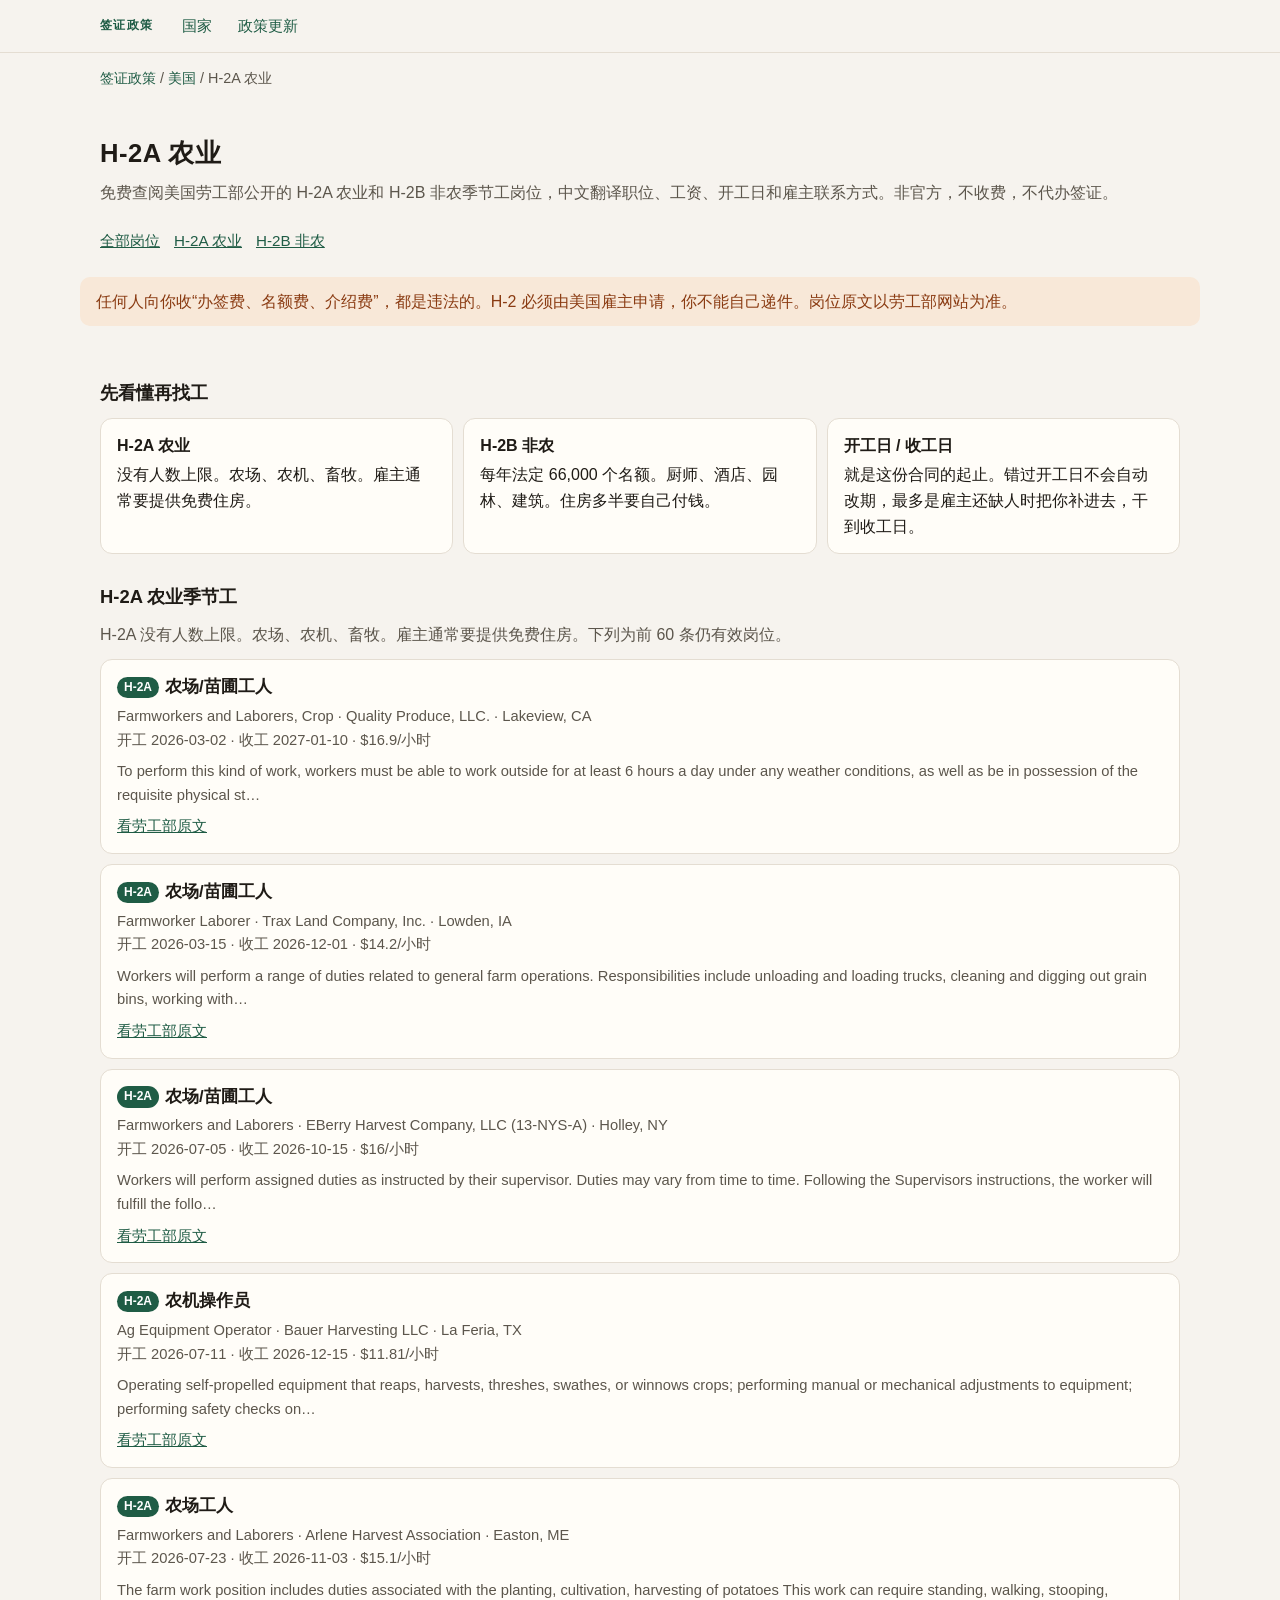
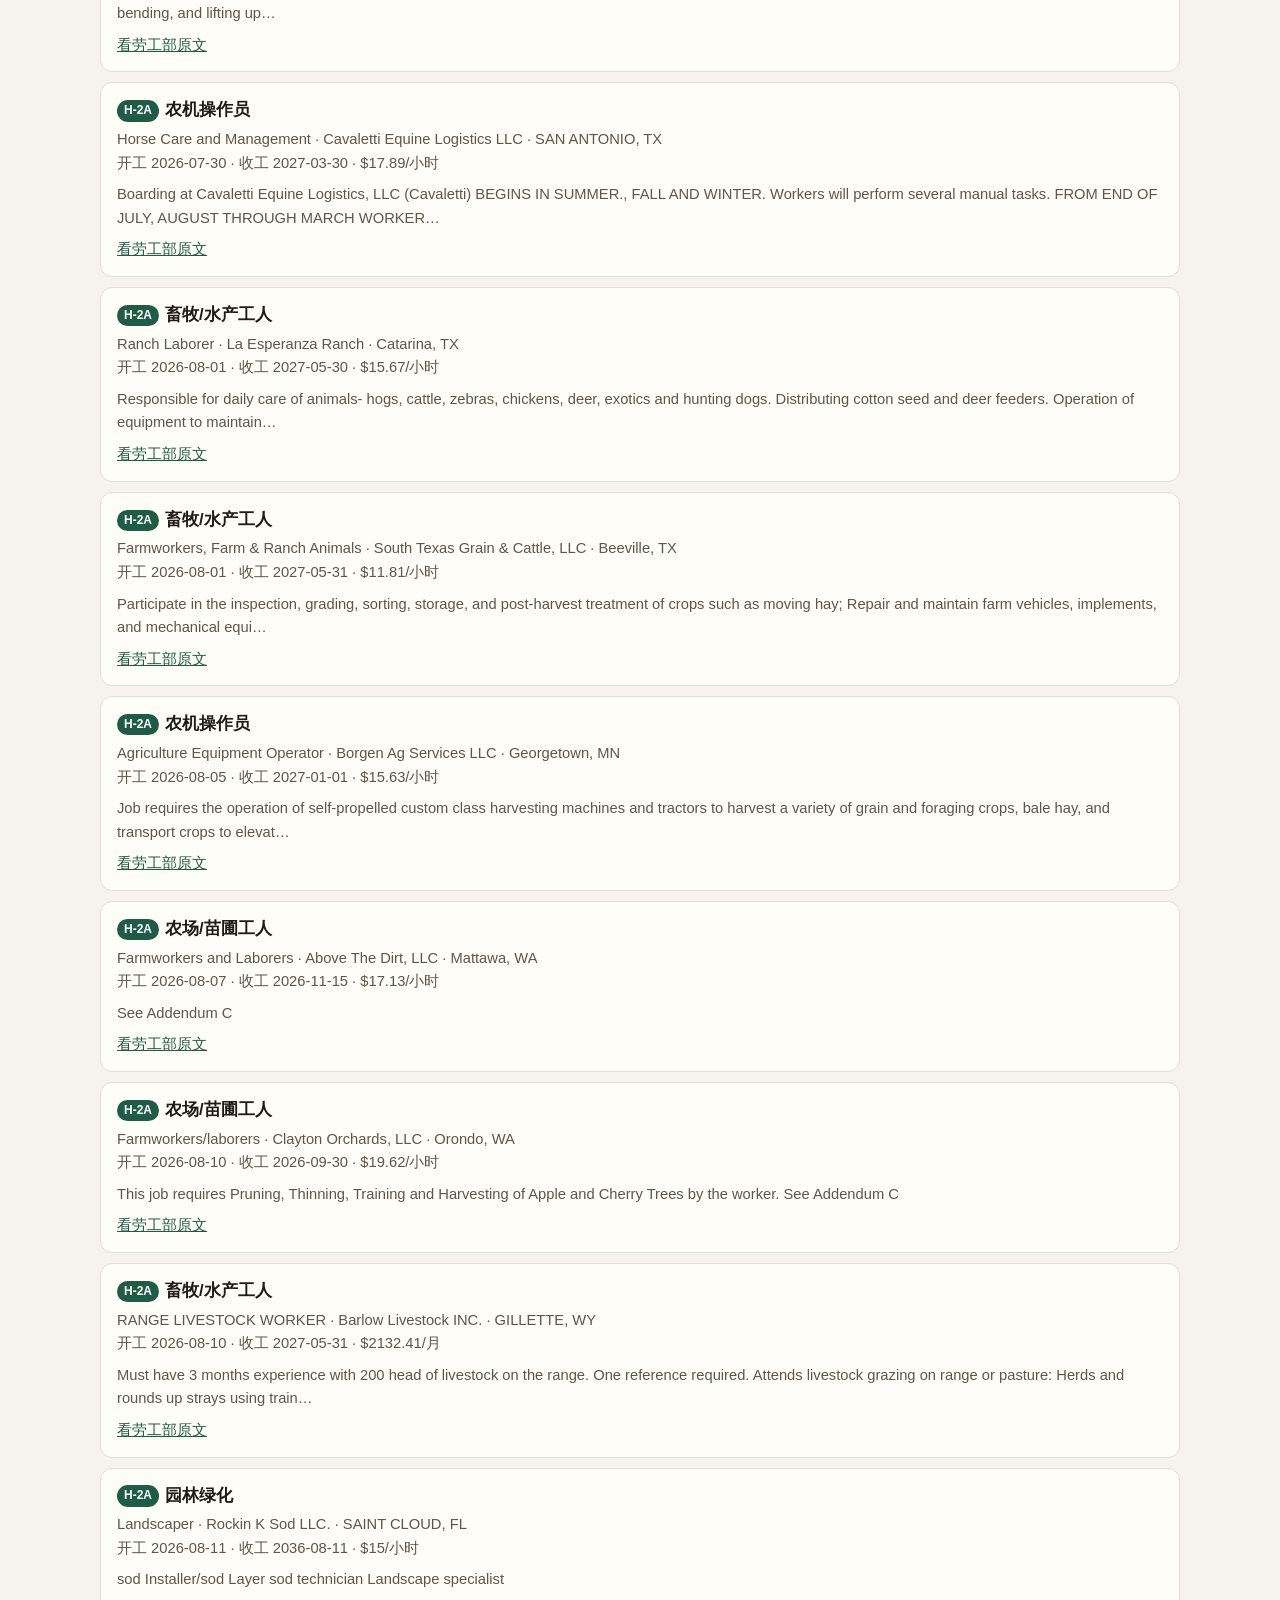
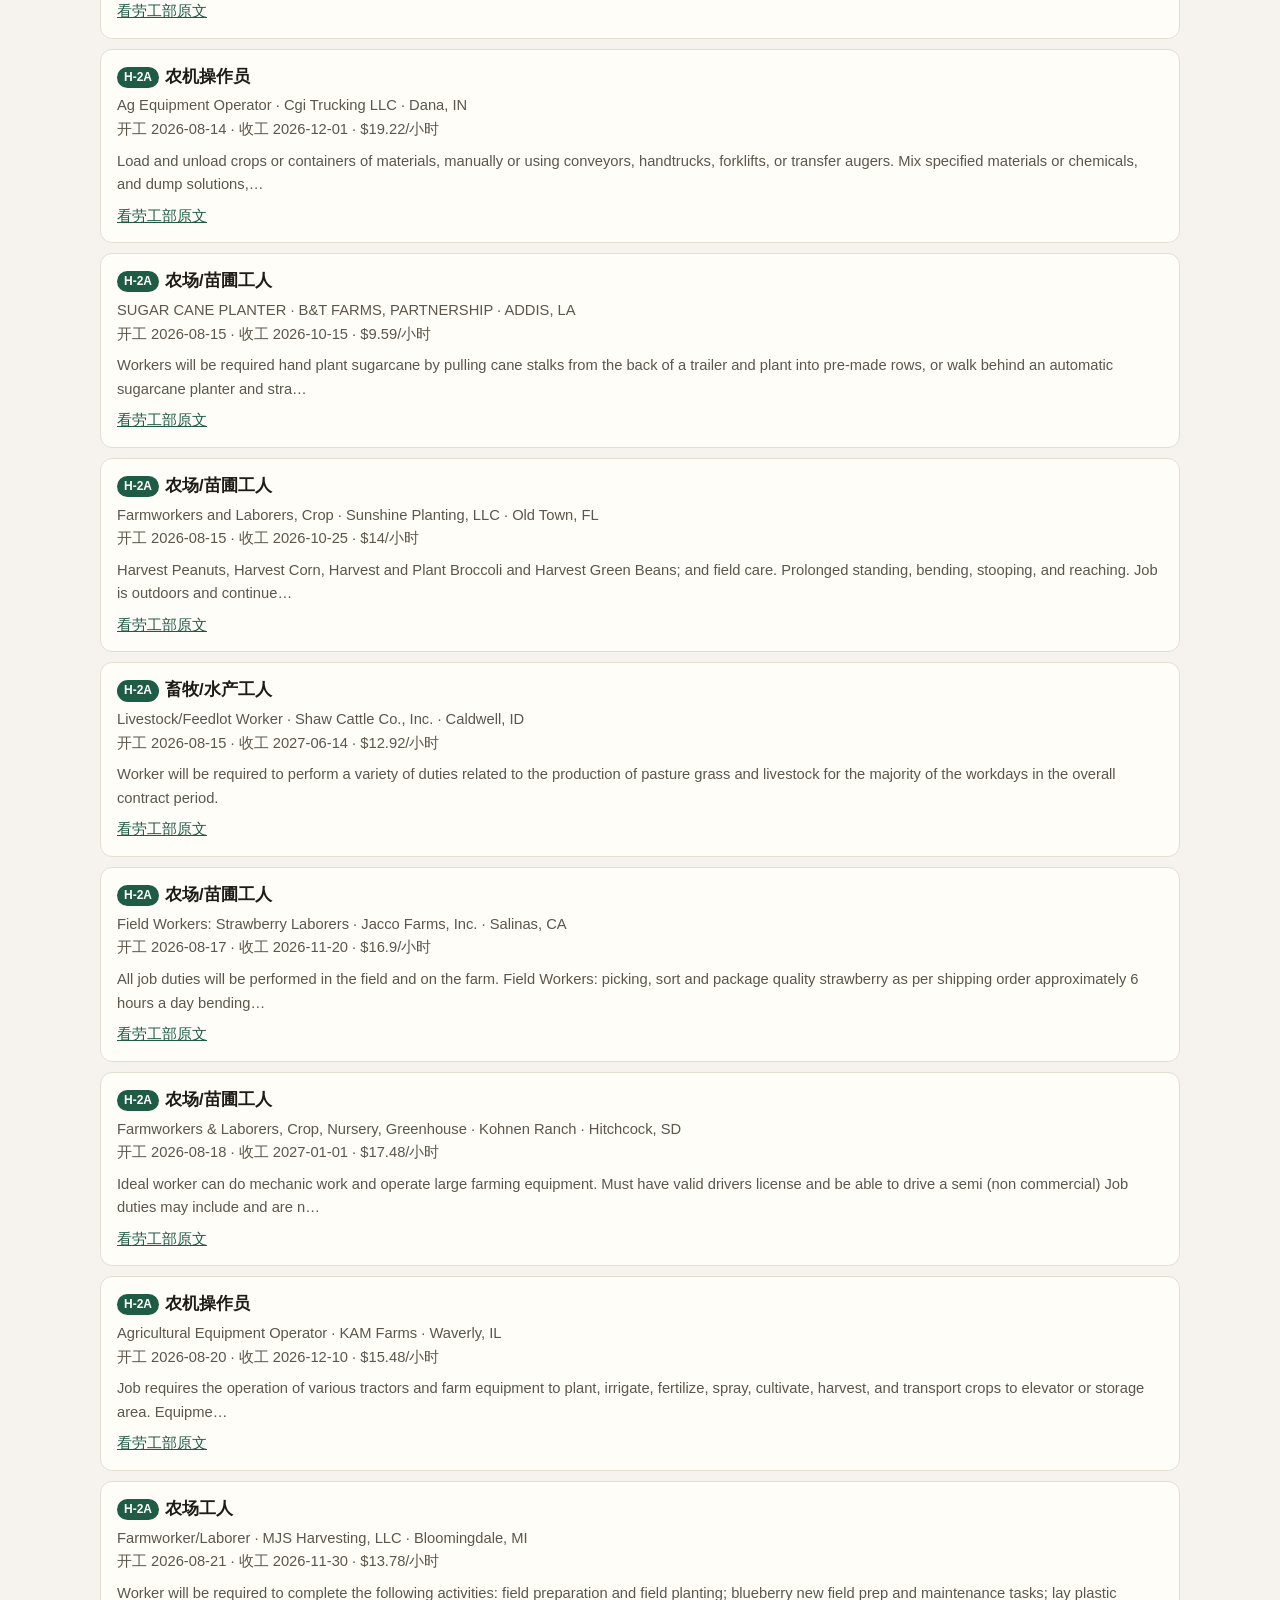
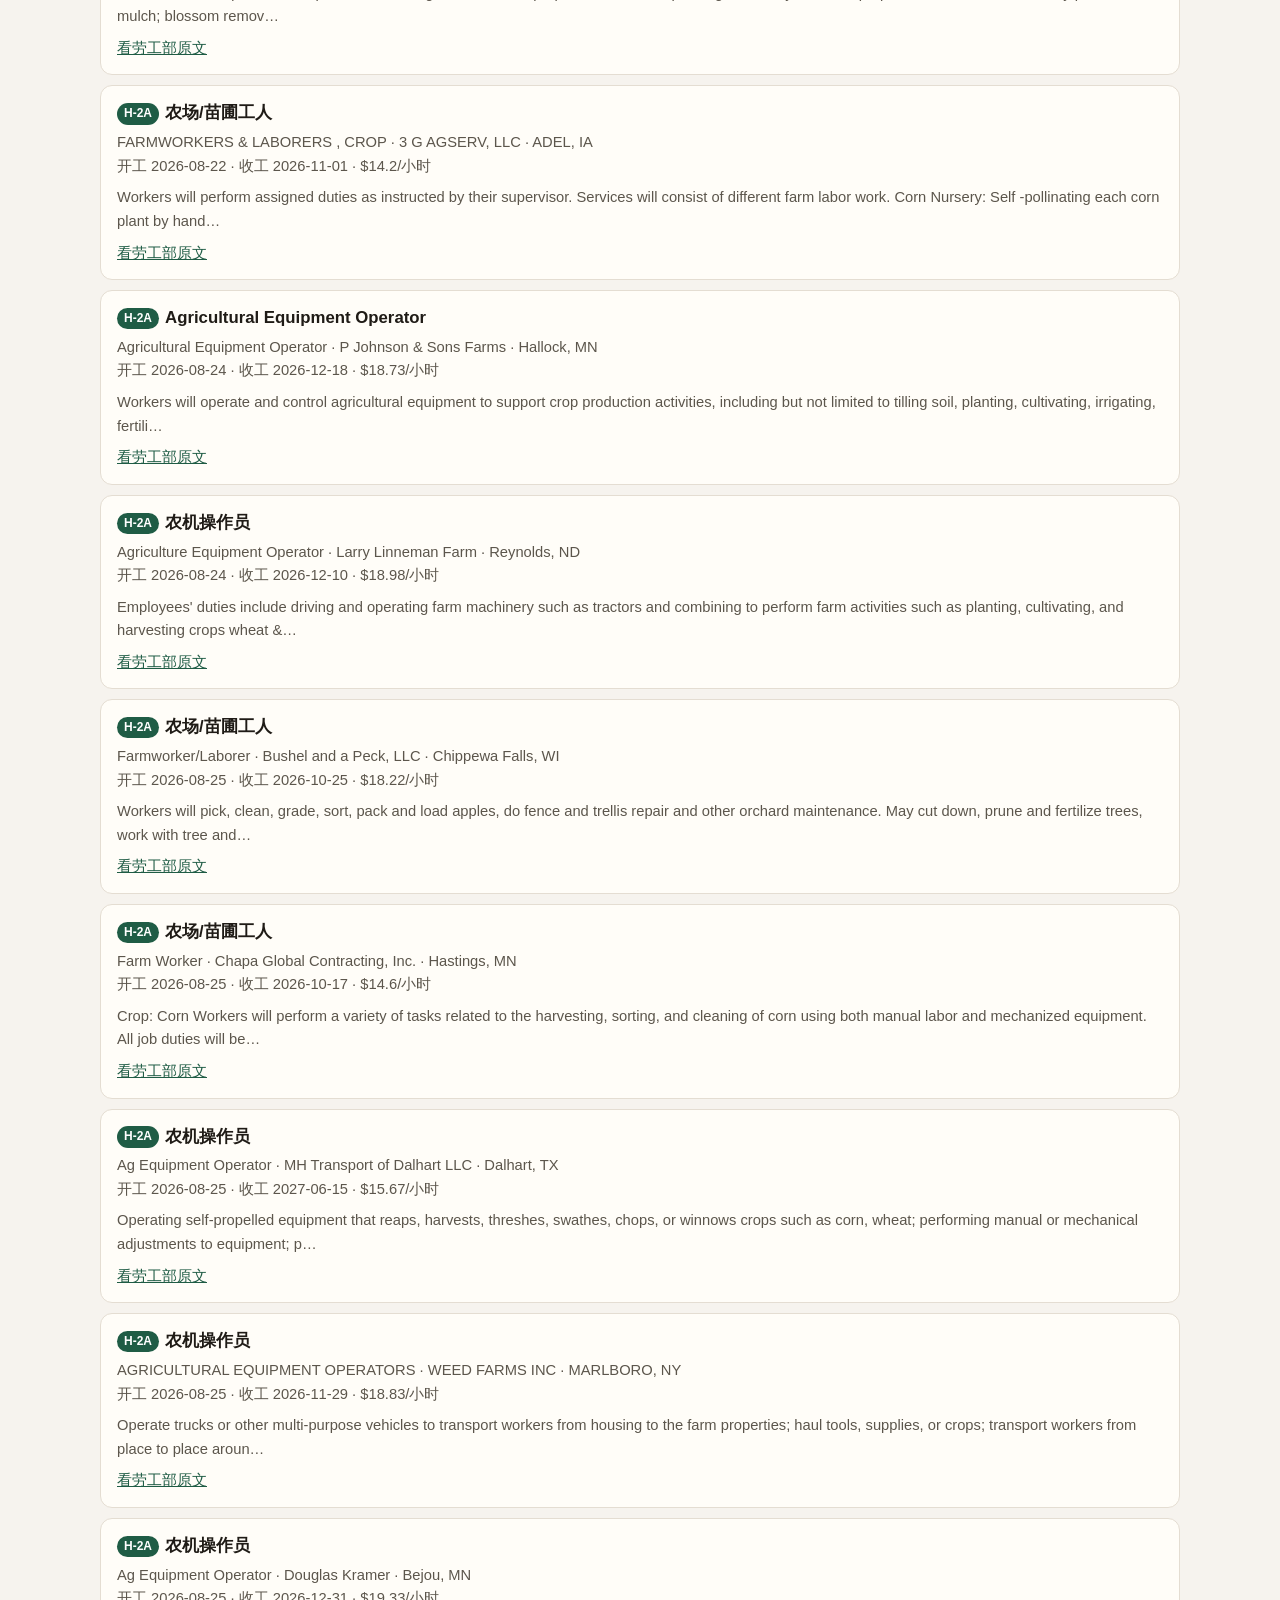
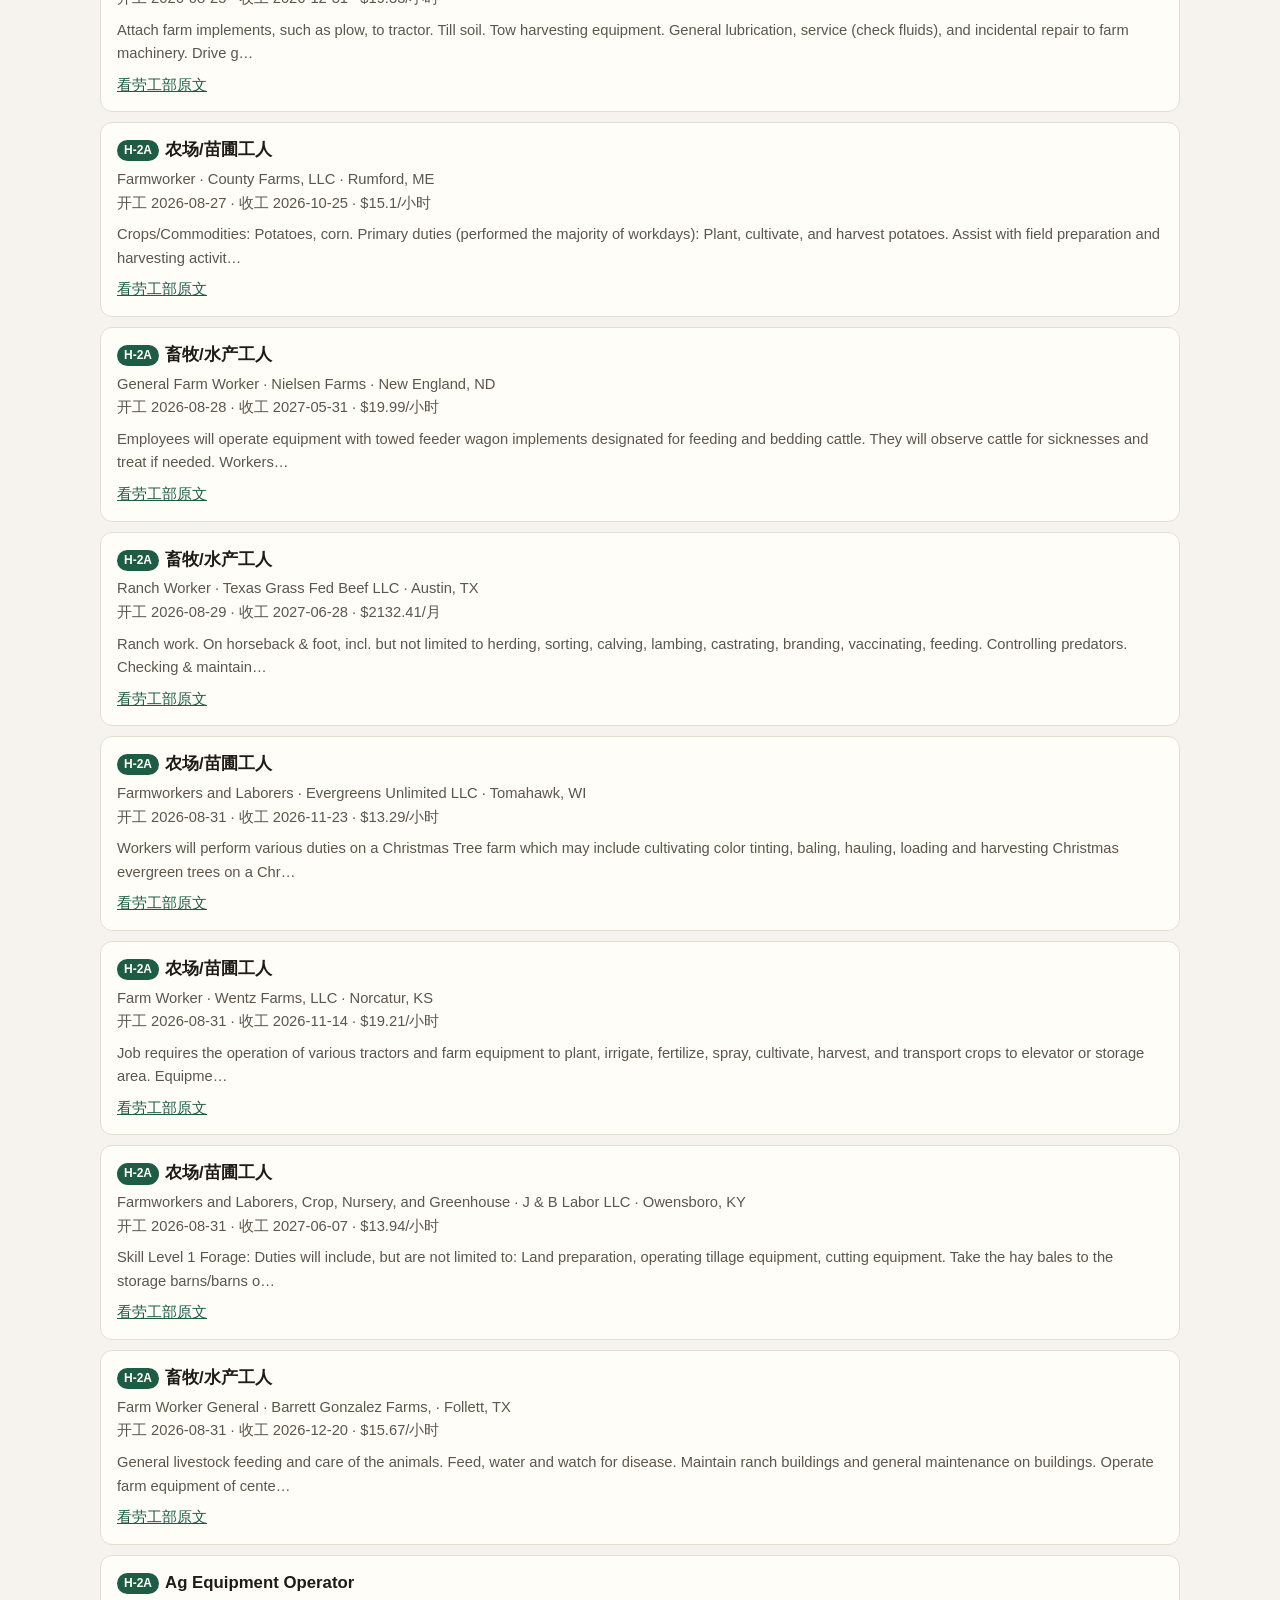
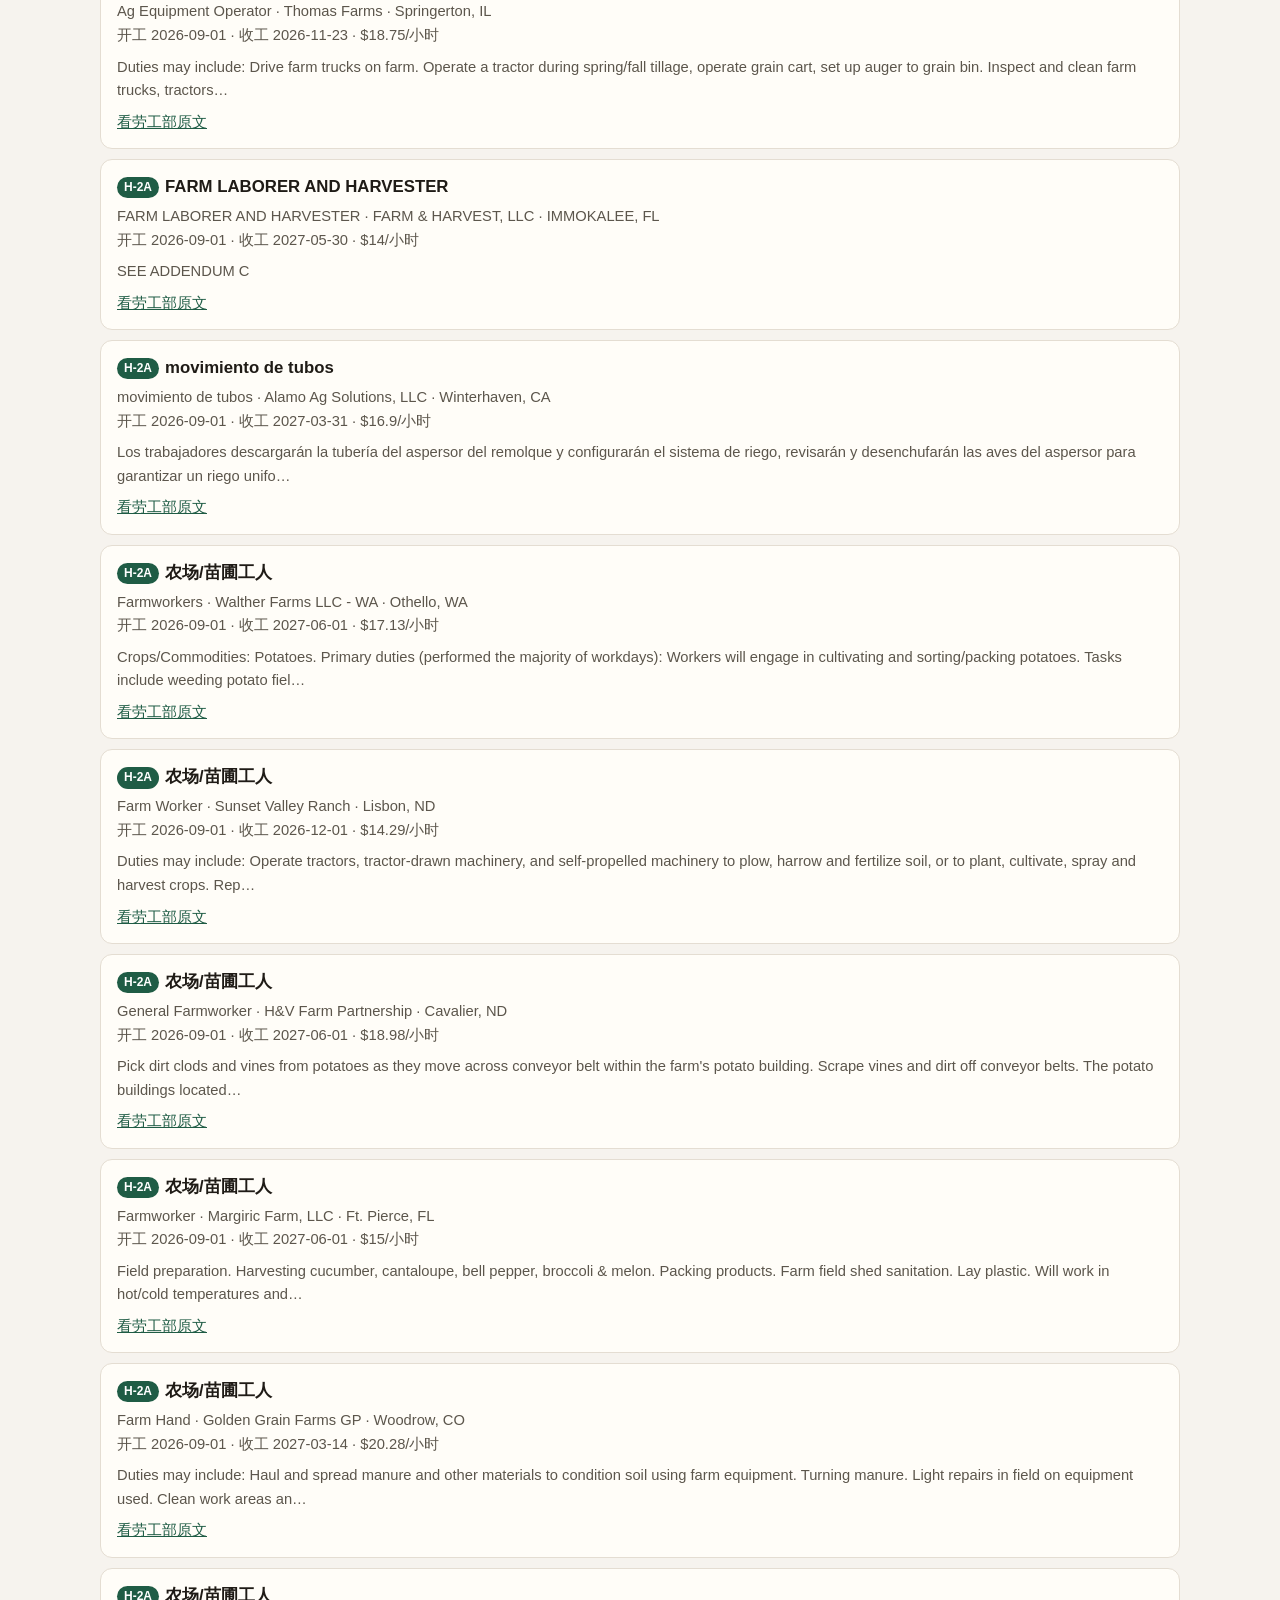
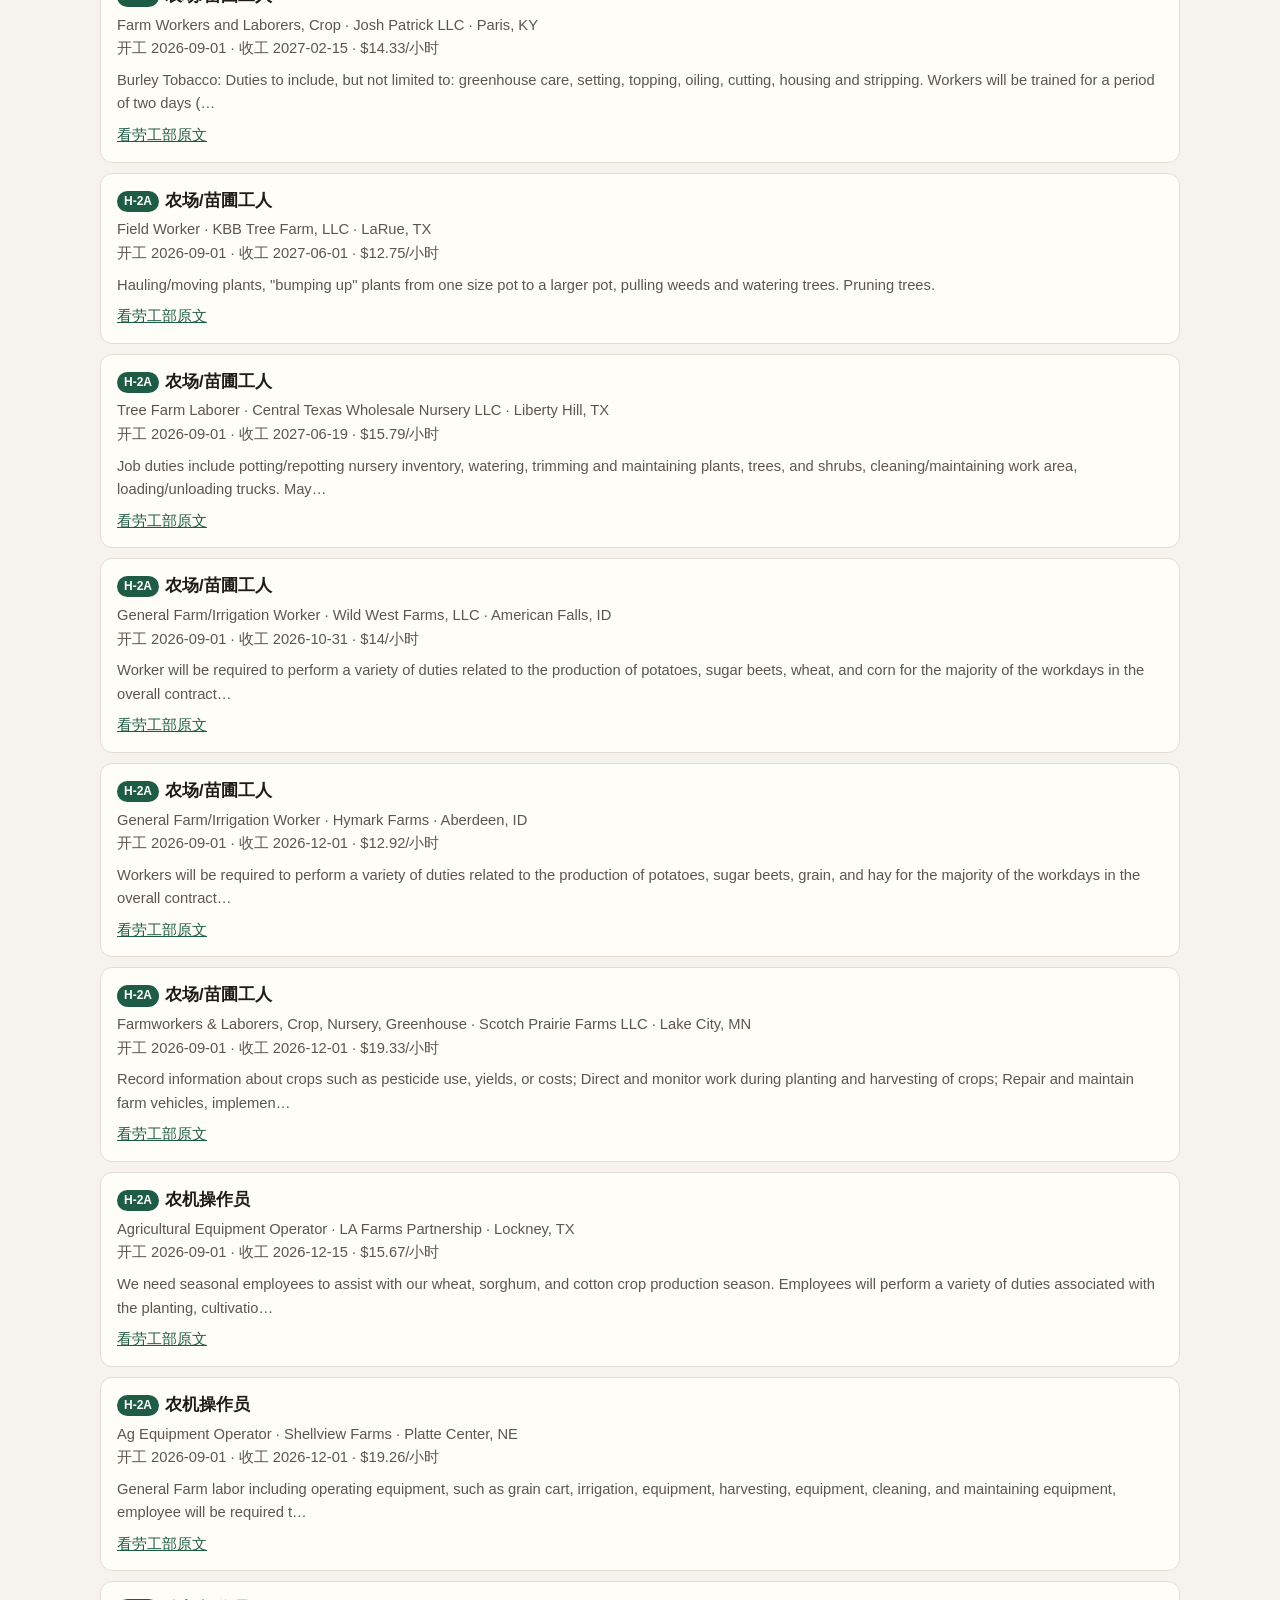
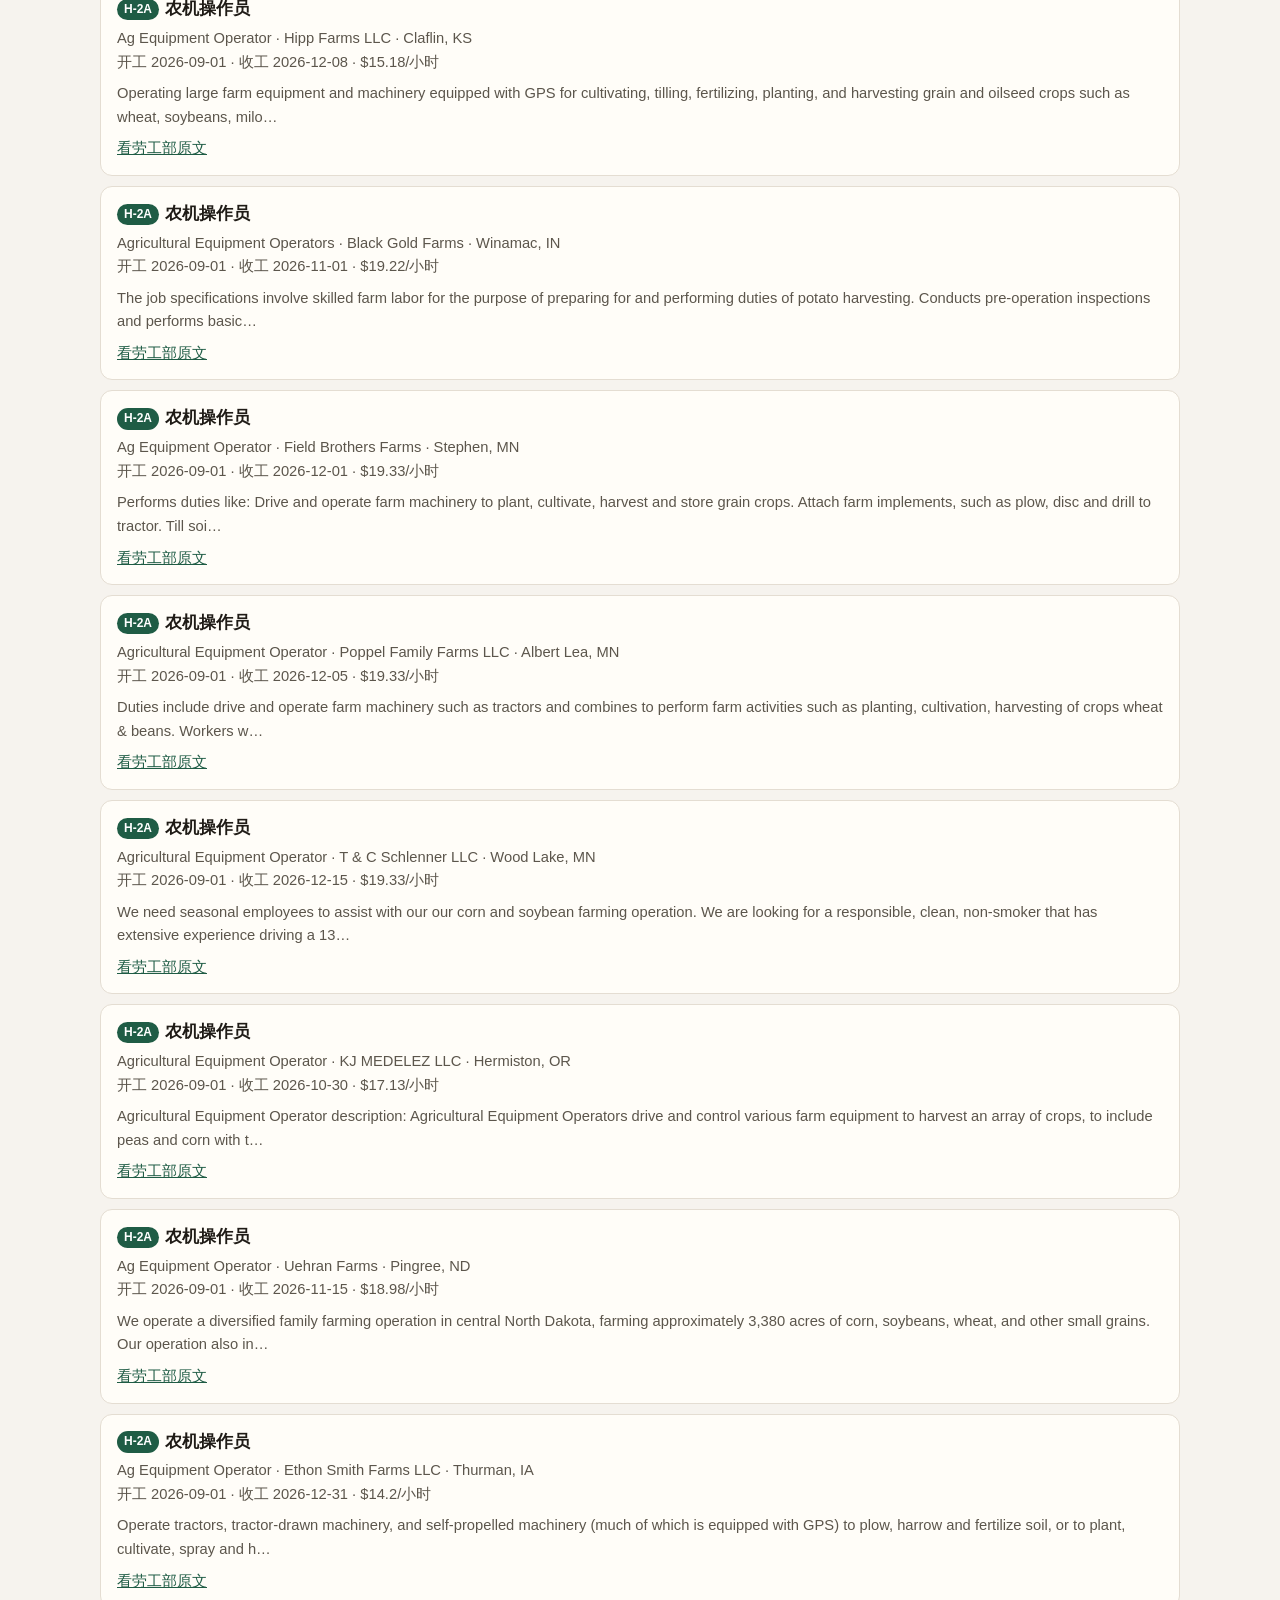
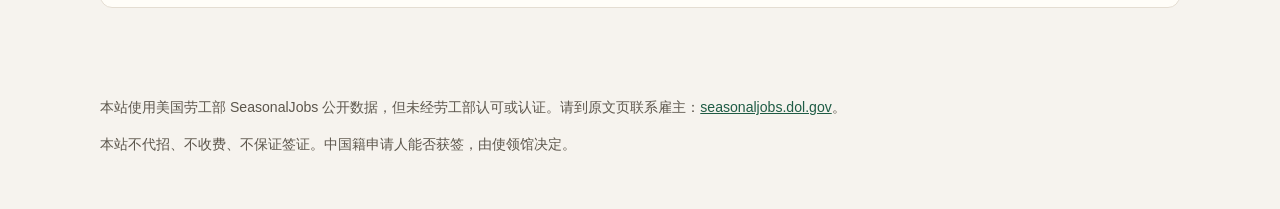
<file: h2a.html>
<!DOCTYPE html>
<html lang="zh-CN">
<head>
  <meta charset="utf-8">
  <meta name="viewport" content="width=device-width, initial-scale=1">
  <title>H-2A 农业季节工岗位｜签证政策</title>
  <meta name="description" content="免费查阅美国劳工部公开的 H-2A 农业和 H-2B 非农季节工岗位，中文翻译职位、工资、开工日和雇主联系方式。非官方，不收费，不代办签证。">
  <meta name="robots" content="index,follow">
  <link rel="canonical" href="https://visazc.com/h2a">
  <meta property="og:type" content="website">
  <meta property="og:locale" content="zh_CN">
  <meta property="og:site_name" content="签证政策">
  <meta property="og:title" content="H-2A 农业季节工岗位｜签证政策">
  <meta property="og:description" content="免费查阅美国劳工部公开的 H-2A 农业和 H-2B 非农季节工岗位，中文翻译职位、工资、开工日和雇主联系方式。非官方，不收费，不代办签证。">
  <meta property="og:url" content="https://visazc.com/h2a">
  <meta name="twitter:card" content="summary">
  
  <style>
    :root {
      --bg: #f6f3ee;
      --card: #fffdf8;
      --ink: #1f1b16;
      --muted: #5c564c;
      --line: #e4ddd2;
      --a: #1f5c45;
      --a2: #163d2e;
      --warn: #8a3b12;
      --warnbg: #f8e8d8;
      --h2a: #1f5c45;
      --h2b: #2c4a7c;
    }
    * { box-sizing: border-box; }
    body {
      margin: 0;
      font: 16px/1.6 "Source Han Sans SC", "Noto Sans SC", "PingFang SC", "Microsoft YaHei", sans-serif;
      color: var(--ink);
      background: var(--bg);
    }
    header, main, footer, .banner, .crumbs, .subnav {
      max-width: 42rem;
      margin-left: auto;
      margin-right: auto;
    }
    .topnav { border-bottom: 1px solid var(--line); background: var(--bg); }
    .topnav-inner {
      max-width: 42rem; margin: 0 auto; padding: 4px 20px;
      display: flex; flex-wrap: wrap; align-items: center; gap: 4px 18px;
    }
    .nav-brand {
      color: var(--a); font-weight: 600; letter-spacing: .12em; font-size: .78rem;
      text-decoration: none; min-height: 44px; display: inline-flex; align-items: center;
    }
    .nav-links { display: flex; flex-wrap: wrap; align-items: center; gap: 4px 6px; }
    .nav-links a {
      min-height: 44px; display: inline-flex; align-items: center; padding: 0 10px;
      border-radius: 8px; text-decoration: none; color: var(--a); font-size: .95rem;
    }
    header { padding: 28px 20px 8px; }
    .crumbs { padding: 0 20px; color: var(--muted); font-size: .9rem; }
    .crumbs a { text-decoration: none; }
    .subnav { padding: 0 20px 8px; font-size: .95rem; }
    .subnav a { margin-right: 14px; }
    h1 { font-size: 1.6rem; margin: 0 0 6px; letter-spacing: .02em; }
    .sub { color: var(--muted); margin: 0; }
    .banner {
      margin-top: 16px;
      margin-bottom: 16px;
      padding: 12px 16px;
      background: var(--warnbg);
      color: var(--warn);
      border-radius: 10px;
    }
    main { padding: 8px 20px 64px; }
    h2 { font-size: 1.15rem; margin: 28px 0 10px; }
    .cards { display: grid; gap: 10px; }
    @media (min-width: 720px) { .cards.three { grid-template-columns: 1fr 1fr 1fr; } }
    .note, .job {
      background: var(--card);
      border: 1px solid var(--line);
      border-radius: 12px;
      padding: 14px 16px;
    }
    .note strong { display: block; margin-bottom: 4px; }
    .job { margin-bottom: 10px; }
    .job h3 { margin: 0 0 4px; font-size: 1.05rem; }
    .meta { color: var(--muted); font-size: .92rem; }
    .tag {
      display: inline-block;
      font-size: .75rem;
      padding: 1px 7px;
      border-radius: 999px;
      color: #fff;
      vertical-align: middle;
      margin-right: 6px;
    }
    .tag.a { background: var(--h2a); }
    .tag.b { background: var(--h2b); }
    a { color: var(--a); }
    a:hover { color: var(--a2); }
    .duties { margin: 8px 0 0; color: var(--muted); font-size: .92rem; }
    .contact { margin-top: 8px; font-size: .92rem; }
    footer {
      padding: 0 20px 40px;
      color: var(--muted);
      font-size: .88rem;
    }
    .count { color: var(--muted); margin: 0 0 12px; }
    dl { margin: 0; }
    dt {
      font-weight: 600;
      margin-top: 14px;
    }
    dd {
      margin: 2px 0 0;
      color: var(--muted);
      font-size: .95rem;
    }
    @media (min-width: 900px) {
      header, main, footer, .banner, .crumbs, .subnav, .topnav-inner {
        max-width: 70rem;
      }
    }

  </style>
</head>
<body>
  <nav class="topnav" aria-label="站点导航"><div class="topnav-inner"><a class="nav-brand" href="/">签证政策</a><div class="nav-links"><a href="/#guojia">国家</a><a href="/gengxin">政策更新</a></div></div></nav>
  <p class="crumbs"><a href="/">签证政策</a> / <a href="/meiguo">美国</a> / H-2A 农业</p>
  <header>
    <h1>H-2A 农业</h1>
    <p class="sub">免费查阅美国劳工部公开的 H-2A 农业和 H-2B 非农季节工岗位，中文翻译职位、工资、开工日和雇主联系方式。非官方，不收费，不代办签证。</p>
  </header>
  <p class="subnav"><a href="/gangwei">全部岗位</a><a href="/h2a">H-2A 农业</a><a href="/h2b">H-2B 非农</a></p>
  <div class="banner">任何人向你收“办签费、名额费、介绍费”，都是违法的。H-2 必须由美国雇主申请，你不能自己递件。岗位原文以劳工部网站为准。</div>
  <main>
    <h2>先看懂再找工</h2>

    <div class="cards three">
      <div class="note"><strong>H-2A 农业</strong>没有人数上限。农场、农机、畜牧。雇主通常要提供免费住房。</div>
      <div class="note"><strong>H-2B 非农</strong>每年法定 66,000 个名额。厨师、酒店、园林、建筑。住房多半要自己付钱。</div>
      <div class="note"><strong>开工日 / 收工日</strong>就是这份合同的起止。错过开工日不会自动改期，最多是雇主还缺人时把你补进去，干到收工日。</div>
    </div>

    <h2>H-2A 农业季节工</h2>
    <p class="count">H-2A 没有人数上限。农场、农机、畜牧。雇主通常要提供免费住房。下列为前 60 条仍有效岗位。</p>
    <article class="job">
  <h3><span class="tag a">H-2A</span>农场/苗圃工人</h3>
  <div class="meta">Farmworkers and Laborers, Crop · Quality Produce, LLC. · Lakeview, CA</div>
  <div class="meta">开工 2026-03-02 · 收工 2027-01-10 · $16.9/小时</div>
  <p class="duties">To perform this kind of work, workers must be able to work outside for at least 6 hours a day under any weather conditions, as well as be in possession of the requisite physical st…</p>
  <div class="contact"><a href="https://seasonaljobs.dol.gov/jobs/JO-A-300-25357-504452" target="_blank" rel="noopener">看劳工部原文</a></div>
</article>
<article class="job">
  <h3><span class="tag a">H-2A</span>农场/苗圃工人</h3>
  <div class="meta">Farmworker Laborer · Trax Land Company, Inc. · Lowden, IA</div>
  <div class="meta">开工 2026-03-15 · 收工 2026-12-01 · $14.2/小时</div>
  <p class="duties">Workers will perform a range of duties related to general farm operations. Responsibilities include unloading and loading trucks, cleaning and digging out grain bins, working with…</p>
  <div class="contact"><a href="https://seasonaljobs.dol.gov/jobs/JO-A-300-26014-560720" target="_blank" rel="noopener">看劳工部原文</a></div>
</article>
<article class="job">
  <h3><span class="tag a">H-2A</span>农场/苗圃工人</h3>
  <div class="meta">Farmworkers and Laborers · EBerry Harvest Company, LLC (13-NYS-A) · Holley, NY</div>
  <div class="meta">开工 2026-07-05 · 收工 2026-10-15 · $16/小时</div>
  <p class="duties">Workers will perform assigned duties as instructed by their supervisor. Duties may vary from time to time. Following the Supervisors instructions, the worker will fulfill the follo…</p>
  <div class="contact"><a href="https://seasonaljobs.dol.gov/jobs/JO-A-300-26125-870751" target="_blank" rel="noopener">看劳工部原文</a></div>
</article>
<article class="job">
  <h3><span class="tag a">H-2A</span>农机操作员</h3>
  <div class="meta">Ag Equipment Operator · Bauer Harvesting LLC · La Feria, TX</div>
  <div class="meta">开工 2026-07-11 · 收工 2026-12-15 · $11.81/小时</div>
  <p class="duties">Operating self-propelled equipment that reaps, harvests, threshes, swathes, or winnows crops; performing manual or mechanical adjustments to equipment; performing safety checks on…</p>
  <div class="contact"><a href="https://seasonaljobs.dol.gov/jobs/JO-A-300-26132-901157" target="_blank" rel="noopener">看劳工部原文</a></div>
</article>
<article class="job">
  <h3><span class="tag a">H-2A</span>农场工人</h3>
  <div class="meta">Farmworkers and Laborers · Arlene Harvest Association · Easton, ME</div>
  <div class="meta">开工 2026-07-23 · 收工 2026-11-03 · $15.1/小时</div>
  <p class="duties">The farm work position includes duties associated with the planting, cultivation, harvesting of potatoes This work can require standing, walking, stooping, bending, and lifting up…</p>
  <div class="contact"><a href="https://seasonaljobs.dol.gov/jobs/JO-A-300-26204-120488" target="_blank" rel="noopener">看劳工部原文</a></div>
</article>
<article class="job">
  <h3><span class="tag a">H-2A</span>农机操作员</h3>
  <div class="meta">Horse Care and Management · Cavaletti Equine Logistics LLC · SAN ANTONIO, TX</div>
  <div class="meta">开工 2026-07-30 · 收工 2027-03-30 · $17.89/小时</div>
  <p class="duties">Boarding at Cavaletti Equine Logistics, LLC (Cavaletti) BEGINS IN SUMMER., FALL AND WINTER. Workers will perform several manual tasks. FROM END OF JULY, AUGUST THROUGH MARCH WORKER…</p>
  <div class="contact"><a href="https://seasonaljobs.dol.gov/jobs/JO-A-300-26145-946367" target="_blank" rel="noopener">看劳工部原文</a></div>
</article>
<article class="job">
  <h3><span class="tag a">H-2A</span>畜牧/水产工人</h3>
  <div class="meta">Ranch Laborer · La Esperanza Ranch · Catarina, TX</div>
  <div class="meta">开工 2026-08-01 · 收工 2027-05-30 · $15.67/小时</div>
  <p class="duties">Responsible for daily care of animals- hogs, cattle, zebras, chickens, deer, exotics and hunting dogs. Distributing cotton seed and deer feeders. Operation of equipment to maintain…</p>
  <div class="contact"><a href="https://seasonaljobs.dol.gov/jobs/JO-A-300-26138-921707" target="_blank" rel="noopener">看劳工部原文</a></div>
</article>
<article class="job">
  <h3><span class="tag a">H-2A</span>畜牧/水产工人</h3>
  <div class="meta">Farmworkers, Farm &amp; Ranch Animals · South Texas Grain &amp; Cattle, LLC · Beeville, TX</div>
  <div class="meta">开工 2026-08-01 · 收工 2027-05-31 · $11.81/小时</div>
  <p class="duties">Participate in the inspection, grading, sorting, storage, and post-harvest treatment of crops such as moving hay; Repair and maintain farm vehicles, implements, and mechanical equi…</p>
  <div class="contact"><a href="https://seasonaljobs.dol.gov/jobs/JO-A-300-26149-963569" target="_blank" rel="noopener">看劳工部原文</a></div>
</article>
<article class="job">
  <h3><span class="tag a">H-2A</span>农机操作员</h3>
  <div class="meta">Agriculture Equipment Operator · Borgen Ag Services LLC · Georgetown, MN</div>
  <div class="meta">开工 2026-08-05 · 收工 2027-01-01 · $15.63/小时</div>
  <p class="duties">Job requires the operation of self-propelled custom class harvesting machines and tractors to harvest a variety of grain and foraging crops, bale hay, and transport crops to elevat…</p>
  <div class="contact"><a href="https://seasonaljobs.dol.gov/jobs/JO-A-300-26215-143101" target="_blank" rel="noopener">看劳工部原文</a></div>
</article>
<article class="job">
  <h3><span class="tag a">H-2A</span>农场/苗圃工人</h3>
  <div class="meta">Farmworkers and Laborers · Above The Dirt, LLC · Mattawa, WA</div>
  <div class="meta">开工 2026-08-07 · 收工 2026-11-15 · $17.13/小时</div>
  <p class="duties">See Addendum C</p>
  <div class="contact"><a href="https://seasonaljobs.dol.gov/jobs/JO-A-300-26210-132101" target="_blank" rel="noopener">看劳工部原文</a></div>
</article>
<article class="job">
  <h3><span class="tag a">H-2A</span>农场/苗圃工人</h3>
  <div class="meta">Farmworkers/laborers · Clayton Orchards, LLC · Orondo, WA</div>
  <div class="meta">开工 2026-08-10 · 收工 2026-09-30 · $19.62/小时</div>
  <p class="duties">This job requires Pruning, Thinning, Training and Harvesting of Apple and Cherry Trees by the worker. See Addendum C</p>
  <div class="contact"><a href="https://seasonaljobs.dol.gov/jobs/JO-A-300-26216-143834" target="_blank" rel="noopener">看劳工部原文</a></div>
</article>
<article class="job">
  <h3><span class="tag a">H-2A</span>畜牧/水产工人</h3>
  <div class="meta">RANGE LIVESTOCK WORKER · Barlow Livestock INC. · GILLETTE, WY</div>
  <div class="meta">开工 2026-08-10 · 收工 2027-05-31 · $2132.41/月</div>
  <p class="duties">Must have 3 months experience with 200 head of livestock on the range. One reference required. Attends livestock grazing on range or pasture: Herds and rounds up strays using train…</p>
  <div class="contact"><a href="https://seasonaljobs.dol.gov/jobs/JO-A-300-26222-158673" target="_blank" rel="noopener">看劳工部原文</a></div>
</article>
<article class="job">
  <h3><span class="tag a">H-2A</span>园林绿化</h3>
  <div class="meta">Landscaper · Rockin K Sod LLC. · SAINT CLOUD, FL</div>
  <div class="meta">开工 2026-08-11 · 收工 2036-08-11 · $15/小时</div>
  <p class="duties">sod Installer/sod Layer sod technician Landscape specialist</p>
  <div class="contact"><a href="https://seasonaljobs.dol.gov/jobs/JO-A-300-26224-164337" target="_blank" rel="noopener">看劳工部原文</a></div>
</article>
<article class="job">
  <h3><span class="tag a">H-2A</span>农机操作员</h3>
  <div class="meta">Ag Equipment Operator · Cgi Trucking LLC · Dana, IN</div>
  <div class="meta">开工 2026-08-14 · 收工 2026-12-01 · $19.22/小时</div>
  <p class="duties">Load and unload crops or containers of materials, manually or using conveyors, handtrucks, forklifts, or transfer augers. Mix specified materials or chemicals, and dump solutions,…</p>
  <div class="contact"><a href="https://seasonaljobs.dol.gov/jobs/JO-A-300-26166-015303" target="_blank" rel="noopener">看劳工部原文</a></div>
</article>
<article class="job">
  <h3><span class="tag a">H-2A</span>农场/苗圃工人</h3>
  <div class="meta">SUGAR CANE PLANTER · B&amp;T FARMS, PARTNERSHIP · ADDIS, LA</div>
  <div class="meta">开工 2026-08-15 · 收工 2026-10-15 · $9.59/小时</div>
  <p class="duties">Workers will be required hand plant sugarcane by pulling cane stalks from the back of a trailer and plant into pre-made rows, or walk behind an automatic sugarcane planter and stra…</p>
  <div class="contact"><a href="https://seasonaljobs.dol.gov/jobs/JO-A-300-26202-114724" target="_blank" rel="noopener">看劳工部原文</a></div>
</article>
<article class="job">
  <h3><span class="tag a">H-2A</span>农场/苗圃工人</h3>
  <div class="meta">Farmworkers and Laborers, Crop · Sunshine Planting, LLC · Old Town, FL</div>
  <div class="meta">开工 2026-08-15 · 收工 2026-10-25 · $14/小时</div>
  <p class="duties">Harvest Peanuts, Harvest Corn, Harvest and Plant Broccoli and Harvest Green Beans; and field care. Prolonged standing, bending, stooping, and reaching. Job is outdoors and continue…</p>
  <div class="contact"><a href="https://seasonaljobs.dol.gov/jobs/JO-A-300-26152-966583" target="_blank" rel="noopener">看劳工部原文</a></div>
</article>
<article class="job">
  <h3><span class="tag a">H-2A</span>畜牧/水产工人</h3>
  <div class="meta">Livestock/Feedlot Worker · Shaw Cattle Co., Inc. · Caldwell, ID</div>
  <div class="meta">开工 2026-08-15 · 收工 2027-06-14 · $12.92/小时</div>
  <p class="duties">Worker will be required to perform a variety of duties related to the production of pasture grass and livestock for the majority of the workdays in the overall contract period.</p>
  <div class="contact"><a href="https://seasonaljobs.dol.gov/jobs/JO-A-300-26209-130825" target="_blank" rel="noopener">看劳工部原文</a></div>
</article>
<article class="job">
  <h3><span class="tag a">H-2A</span>农场/苗圃工人</h3>
  <div class="meta">Field Workers: Strawberry Laborers · Jacco Farms, Inc. · Salinas, CA</div>
  <div class="meta">开工 2026-08-17 · 收工 2026-11-20 · $16.9/小时</div>
  <p class="duties">All job duties will be performed in the field and on the farm. Field Workers: picking, sort and package quality strawberry as per shipping order approximately 6 hours a day bending…</p>
  <div class="contact"><a href="https://seasonaljobs.dol.gov/jobs/JO-A-300-26201-111244" target="_blank" rel="noopener">看劳工部原文</a></div>
</article>
<article class="job">
  <h3><span class="tag a">H-2A</span>农场/苗圃工人</h3>
  <div class="meta">Farmworkers &amp; Laborers, Crop, Nursery, Greenhouse · Kohnen Ranch · Hitchcock, SD</div>
  <div class="meta">开工 2026-08-18 · 收工 2027-01-01 · $17.48/小时</div>
  <p class="duties">Ideal worker can do mechanic work and operate large farming equipment. Must have valid drivers license and be able to drive a semi (non commercial) Job duties may include and are n…</p>
  <div class="contact"><a href="https://seasonaljobs.dol.gov/jobs/JO-A-300-26202-115071" target="_blank" rel="noopener">看劳工部原文</a></div>
</article>
<article class="job">
  <h3><span class="tag a">H-2A</span>农机操作员</h3>
  <div class="meta">Agricultural Equipment Operator · KAM Farms · Waverly, IL</div>
  <div class="meta">开工 2026-08-20 · 收工 2026-12-10 · $15.48/小时</div>
  <p class="duties">Job requires the operation of various tractors and farm equipment to plant, irrigate, fertilize, spray, cultivate, harvest, and transport crops to elevator or storage area. Equipme…</p>
  <div class="contact"><a href="https://seasonaljobs.dol.gov/jobs/JO-A-300-26209-129816" target="_blank" rel="noopener">看劳工部原文</a></div>
</article>
<article class="job">
  <h3><span class="tag a">H-2A</span>农场工人</h3>
  <div class="meta">Farmworker/Laborer · MJS Harvesting, LLC · Bloomingdale, MI</div>
  <div class="meta">开工 2026-08-21 · 收工 2026-11-30 · $13.78/小时</div>
  <p class="duties">Worker will be required to complete the following activities: field preparation and field planting; blueberry new field prep and maintenance tasks; lay plastic mulch; blossom remov…</p>
  <div class="contact"><a href="https://seasonaljobs.dol.gov/jobs/JO-A-300-26218-152357" target="_blank" rel="noopener">看劳工部原文</a></div>
</article>
<article class="job">
  <h3><span class="tag a">H-2A</span>农场/苗圃工人</h3>
  <div class="meta">FARMWORKERS &amp; LABORERS , CROP · 3 G AGSERV, LLC · ADEL, IA</div>
  <div class="meta">开工 2026-08-22 · 收工 2026-11-01 · $14.2/小时</div>
  <p class="duties">Workers will perform assigned duties as instructed by their supervisor. Services will consist of different farm labor work. Corn Nursery: Self -pollinating each corn plant by hand…</p>
  <div class="contact"><a href="https://seasonaljobs.dol.gov/jobs/JO-A-300-26209-129349" target="_blank" rel="noopener">看劳工部原文</a></div>
</article>
<article class="job">
  <h3><span class="tag a">H-2A</span>Agricultural Equipment Operator</h3>
  <div class="meta">Agricultural Equipment Operator · P Johnson &amp; Sons Farms · Hallock, MN</div>
  <div class="meta">开工 2026-08-24 · 收工 2026-12-18 · $18.73/小时</div>
  <p class="duties">Workers will operate and control agricultural equipment to support crop production activities, including but not limited to tilling soil, planting, cultivating, irrigating, fertili…</p>
  <div class="contact"><a href="https://seasonaljobs.dol.gov/jobs/JO-A-300-26219-153810" target="_blank" rel="noopener">看劳工部原文</a></div>
</article>
<article class="job">
  <h3><span class="tag a">H-2A</span>农机操作员</h3>
  <div class="meta">Agriculture Equipment Operator · Larry Linneman Farm · Reynolds, ND</div>
  <div class="meta">开工 2026-08-24 · 收工 2026-12-10 · $18.98/小时</div>
  <p class="duties">Employees&#x27; duties include driving and operating farm machinery such as tractors and combining to perform farm activities such as planting, cultivating, and harvesting crops wheat &amp;…</p>
  <div class="contact"><a href="https://seasonaljobs.dol.gov/jobs/JO-A-300-26191-091216" target="_blank" rel="noopener">看劳工部原文</a></div>
</article>
<article class="job">
  <h3><span class="tag a">H-2A</span>农场/苗圃工人</h3>
  <div class="meta">Farmworker/Laborer · Bushel and a Peck, LLC · Chippewa Falls, WI</div>
  <div class="meta">开工 2026-08-25 · 收工 2026-10-25 · $18.22/小时</div>
  <p class="duties">Workers will pick, clean, grade, sort, pack and load apples, do fence and trellis repair and other orchard maintenance. May cut down, prune and fertilize trees, work with tree and…</p>
  <div class="contact"><a href="https://seasonaljobs.dol.gov/jobs/JO-A-300-26163-009832" target="_blank" rel="noopener">看劳工部原文</a></div>
</article>
<article class="job">
  <h3><span class="tag a">H-2A</span>农场/苗圃工人</h3>
  <div class="meta">Farm Worker · Chapa Global Contracting, Inc. · Hastings, MN</div>
  <div class="meta">开工 2026-08-25 · 收工 2026-10-17 · $14.6/小时</div>
  <p class="duties">Crop: Corn Workers will perform a variety of tasks related to the harvesting, sorting, and cleaning of corn using both manual labor and mechanized equipment. All job duties will be…</p>
  <div class="contact"><a href="https://seasonaljobs.dol.gov/jobs/JO-A-300-26177-055580" target="_blank" rel="noopener">看劳工部原文</a></div>
</article>
<article class="job">
  <h3><span class="tag a">H-2A</span>农机操作员</h3>
  <div class="meta">Ag Equipment Operator · MH Transport of Dalhart LLC · Dalhart, TX</div>
  <div class="meta">开工 2026-08-25 · 收工 2027-06-15 · $15.67/小时</div>
  <p class="duties">Operating self-propelled equipment that reaps, harvests, threshes, swathes, chops, or winnows crops such as corn, wheat; performing manual or mechanical adjustments to equipment; p…</p>
  <div class="contact"><a href="https://seasonaljobs.dol.gov/jobs/JO-A-300-26162-004785" target="_blank" rel="noopener">看劳工部原文</a></div>
</article>
<article class="job">
  <h3><span class="tag a">H-2A</span>农机操作员</h3>
  <div class="meta">AGRICULTURAL EQUIPMENT OPERATORS · WEED FARMS INC · MARLBORO, NY</div>
  <div class="meta">开工 2026-08-25 · 收工 2026-11-29 · $18.83/小时</div>
  <p class="duties">Operate trucks or other multi-purpose vehicles to transport workers from housing to the farm properties; haul tools, supplies, or crops; transport workers from place to place aroun…</p>
  <div class="contact"><a href="https://seasonaljobs.dol.gov/jobs/JO-A-300-26211-134877" target="_blank" rel="noopener">看劳工部原文</a></div>
</article>
<article class="job">
  <h3><span class="tag a">H-2A</span>农机操作员</h3>
  <div class="meta">Ag Equipment Operator · Douglas Kramer · Bejou, MN</div>
  <div class="meta">开工 2026-08-25 · 收工 2026-12-31 · $19.33/小时</div>
  <p class="duties">Attach farm implements, such as plow, to tractor. Till soil. Tow harvesting equipment. General lubrication, service (check fluids), and incidental repair to farm machinery. Drive g…</p>
  <div class="contact"><a href="https://seasonaljobs.dol.gov/jobs/JO-A-300-26175-045856" target="_blank" rel="noopener">看劳工部原文</a></div>
</article>
<article class="job">
  <h3><span class="tag a">H-2A</span>农场/苗圃工人</h3>
  <div class="meta">Farmworker · County Farms, LLC · Rumford, ME</div>
  <div class="meta">开工 2026-08-27 · 收工 2026-10-25 · $15.1/小时</div>
  <p class="duties">Crops/Commodities: Potatoes, corn. Primary duties (performed the majority of workdays): Plant, cultivate, and harvest potatoes. Assist with field preparation and harvesting activit…</p>
  <div class="contact"><a href="https://seasonaljobs.dol.gov/jobs/JO-A-300-26191-093004" target="_blank" rel="noopener">看劳工部原文</a></div>
</article>
<article class="job">
  <h3><span class="tag a">H-2A</span>畜牧/水产工人</h3>
  <div class="meta">General Farm Worker · Nielsen Farms · New England, ND</div>
  <div class="meta">开工 2026-08-28 · 收工 2027-05-31 · $19.99/小时</div>
  <p class="duties">Employees will operate equipment with towed feeder wagon implements designated for feeding and bedding cattle. They will observe cattle for sicknesses and treat if needed. Workers…</p>
  <div class="contact"><a href="https://seasonaljobs.dol.gov/jobs/JO-A-300-26223-160153" target="_blank" rel="noopener">看劳工部原文</a></div>
</article>
<article class="job">
  <h3><span class="tag a">H-2A</span>畜牧/水产工人</h3>
  <div class="meta">Ranch Worker · Texas Grass Fed Beef LLC · Austin, TX</div>
  <div class="meta">开工 2026-08-29 · 收工 2027-06-28 · $2132.41/月</div>
  <p class="duties">Ranch work. On horseback &amp; foot, incl. but not limited to herding, sorting, calving, lambing, castrating, branding, vaccinating, feeding. Controlling predators. Checking &amp; maintain…</p>
  <div class="contact"><a href="https://seasonaljobs.dol.gov/jobs/JO-A-300-26179-057354" target="_blank" rel="noopener">看劳工部原文</a></div>
</article>
<article class="job">
  <h3><span class="tag a">H-2A</span>农场/苗圃工人</h3>
  <div class="meta">Farmworkers and Laborers · Evergreens Unlimited LLC · Tomahawk, WI</div>
  <div class="meta">开工 2026-08-31 · 收工 2026-11-23 · $13.29/小时</div>
  <p class="duties">Workers will perform various duties on a Christmas Tree farm which may include cultivating color tinting, baling, hauling, loading and harvesting Christmas evergreen trees on a Chr…</p>
  <div class="contact"><a href="https://seasonaljobs.dol.gov/jobs/JO-A-300-26168-024828" target="_blank" rel="noopener">看劳工部原文</a></div>
</article>
<article class="job">
  <h3><span class="tag a">H-2A</span>农场/苗圃工人</h3>
  <div class="meta">Farm Worker · Wentz Farms, LLC · Norcatur, KS</div>
  <div class="meta">开工 2026-08-31 · 收工 2026-11-14 · $19.21/小时</div>
  <p class="duties">Job requires the operation of various tractors and farm equipment to plant, irrigate, fertilize, spray, cultivate, harvest, and transport crops to elevator or storage area. Equipme…</p>
  <div class="contact"><a href="https://seasonaljobs.dol.gov/jobs/JO-A-300-26211-136185" target="_blank" rel="noopener">看劳工部原文</a></div>
</article>
<article class="job">
  <h3><span class="tag a">H-2A</span>农场/苗圃工人</h3>
  <div class="meta">Farmworkers and Laborers, Crop, Nursery, and Greenhouse · J &amp; B Labor LLC · Owensboro, KY</div>
  <div class="meta">开工 2026-08-31 · 收工 2027-06-07 · $13.94/小时</div>
  <p class="duties">Skill Level 1 Forage: Duties will include, but are not limited to: Land preparation, operating tillage equipment, cutting equipment. Take the hay bales to the storage barns/barns o…</p>
  <div class="contact"><a href="https://seasonaljobs.dol.gov/jobs/JO-A-300-26168-023926" target="_blank" rel="noopener">看劳工部原文</a></div>
</article>
<article class="job">
  <h3><span class="tag a">H-2A</span>畜牧/水产工人</h3>
  <div class="meta">Farm Worker General · Barrett Gonzalez Farms, · Follett, TX</div>
  <div class="meta">开工 2026-08-31 · 收工 2026-12-20 · $15.67/小时</div>
  <p class="duties">General livestock feeding and care of the animals. Feed, water and watch for disease. Maintain ranch buildings and general maintenance on buildings. Operate farm equipment of cente…</p>
  <div class="contact"><a href="https://seasonaljobs.dol.gov/jobs/JO-A-300-26183-074919" target="_blank" rel="noopener">看劳工部原文</a></div>
</article>
<article class="job">
  <h3><span class="tag a">H-2A</span>Ag Equipment Operator</h3>
  <div class="meta">Ag Equipment Operator · Thomas Farms · Springerton, IL</div>
  <div class="meta">开工 2026-09-01 · 收工 2026-11-23 · $18.75/小时</div>
  <p class="duties">Duties may include: Drive farm trucks on farm. Operate a tractor during spring/fall tillage, operate grain cart, set up auger to grain bin. Inspect and clean farm trucks, tractors…</p>
  <div class="contact"><a href="https://seasonaljobs.dol.gov/jobs/JO-A-300-26222-158779" target="_blank" rel="noopener">看劳工部原文</a></div>
</article>
<article class="job">
  <h3><span class="tag a">H-2A</span>FARM LABORER AND HARVESTER</h3>
  <div class="meta">FARM LABORER AND HARVESTER · FARM &amp; HARVEST, LLC · IMMOKALEE, FL</div>
  <div class="meta">开工 2026-09-01 · 收工 2027-05-30 · $14/小时</div>
  <p class="duties">SEE ADDENDUM C</p>
  <div class="contact"><a href="https://seasonaljobs.dol.gov/jobs/JO-A-300-26218-151535" target="_blank" rel="noopener">看劳工部原文</a></div>
</article>
<article class="job">
  <h3><span class="tag a">H-2A</span>movimiento de tubos</h3>
  <div class="meta">movimiento de tubos · Alamo Ag Solutions, LLC · Winterhaven, CA</div>
  <div class="meta">开工 2026-09-01 · 收工 2027-03-31 · $16.9/小时</div>
  <p class="duties">Los trabajadores descargarán la tubería del aspersor del remolque y configurarán el sistema de riego, revisarán y desenchufarán las aves del aspersor para garantizar un riego unifo…</p>
  <div class="contact"><a href="https://seasonaljobs.dol.gov/jobs/JO-A-300-26221-156451" target="_blank" rel="noopener">看劳工部原文</a></div>
</article>
<article class="job">
  <h3><span class="tag a">H-2A</span>农场/苗圃工人</h3>
  <div class="meta">Farmworkers · Walther Farms LLC - WA · Othello, WA</div>
  <div class="meta">开工 2026-09-01 · 收工 2027-06-01 · $17.13/小时</div>
  <p class="duties">Crops/Commodities: Potatoes. Primary duties (performed the majority of workdays): Workers will engage in cultivating and sorting/packing potatoes. Tasks include weeding potato fiel…</p>
  <div class="contact"><a href="https://seasonaljobs.dol.gov/jobs/JO-A-300-26181-065854" target="_blank" rel="noopener">看劳工部原文</a></div>
</article>
<article class="job">
  <h3><span class="tag a">H-2A</span>农场/苗圃工人</h3>
  <div class="meta">Farm Worker · Sunset Valley Ranch · Lisbon, ND</div>
  <div class="meta">开工 2026-09-01 · 收工 2026-12-01 · $14.29/小时</div>
  <p class="duties">Duties may include: Operate tractors, tractor-drawn machinery, and self-propelled machinery to plow, harrow and fertilize soil, or to plant, cultivate, spray and harvest crops. Rep…</p>
  <div class="contact"><a href="https://seasonaljobs.dol.gov/jobs/JO-A-300-26223-161467" target="_blank" rel="noopener">看劳工部原文</a></div>
</article>
<article class="job">
  <h3><span class="tag a">H-2A</span>农场/苗圃工人</h3>
  <div class="meta">General Farmworker · H&amp;V Farm Partnership · Cavalier, ND</div>
  <div class="meta">开工 2026-09-01 · 收工 2027-06-01 · $18.98/小时</div>
  <p class="duties">Pick dirt clods and vines from potatoes as they move across conveyor belt within the farm&#x27;s potato building. Scrape vines and dirt off conveyor belts. The potato buildings located…</p>
  <div class="contact"><a href="https://seasonaljobs.dol.gov/jobs/JO-A-300-26169-032190" target="_blank" rel="noopener">看劳工部原文</a></div>
</article>
<article class="job">
  <h3><span class="tag a">H-2A</span>农场/苗圃工人</h3>
  <div class="meta">Farmworker · Margiric Farm, LLC · Ft. Pierce, FL</div>
  <div class="meta">开工 2026-09-01 · 收工 2027-06-01 · $15/小时</div>
  <p class="duties">Field preparation. Harvesting cucumber, cantaloupe, bell pepper, broccoli &amp; melon. Packing products. Farm field shed sanitation. Lay plastic. Will work in hot/cold temperatures and…</p>
  <div class="contact"><a href="https://seasonaljobs.dol.gov/jobs/JO-A-300-26169-030622" target="_blank" rel="noopener">看劳工部原文</a></div>
</article>
<article class="job">
  <h3><span class="tag a">H-2A</span>农场/苗圃工人</h3>
  <div class="meta">Farm Hand · Golden Grain Farms GP · Woodrow, CO</div>
  <div class="meta">开工 2026-09-01 · 收工 2027-03-14 · $20.28/小时</div>
  <p class="duties">Duties may include: Haul and spread manure and other materials to condition soil using farm equipment. Turning manure. Light repairs in field on equipment used. Clean work areas an…</p>
  <div class="contact"><a href="https://seasonaljobs.dol.gov/jobs/JO-A-300-26218-151429" target="_blank" rel="noopener">看劳工部原文</a></div>
</article>
<article class="job">
  <h3><span class="tag a">H-2A</span>农场/苗圃工人</h3>
  <div class="meta">Farm Workers and Laborers, Crop · Josh Patrick LLC · Paris, KY</div>
  <div class="meta">开工 2026-09-01 · 收工 2027-02-15 · $14.33/小时</div>
  <p class="duties">Burley Tobacco: Duties to include, but not limited to: greenhouse care, setting, topping, oiling, cutting, housing and stripping. Workers will be trained for a period of two days (…</p>
  <div class="contact"><a href="https://seasonaljobs.dol.gov/jobs/JO-A-300-26217-147000" target="_blank" rel="noopener">看劳工部原文</a></div>
</article>
<article class="job">
  <h3><span class="tag a">H-2A</span>农场/苗圃工人</h3>
  <div class="meta">Field Worker · KBB Tree Farm, LLC · LaRue, TX</div>
  <div class="meta">开工 2026-09-01 · 收工 2027-06-01 · $12.75/小时</div>
  <p class="duties">Hauling/moving plants, &quot;bumping up&quot; plants from one size pot to a larger pot, pulling weeds and watering trees. Pruning trees.</p>
  <div class="contact"><a href="https://seasonaljobs.dol.gov/jobs/JO-A-300-26216-146130" target="_blank" rel="noopener">看劳工部原文</a></div>
</article>
<article class="job">
  <h3><span class="tag a">H-2A</span>农场/苗圃工人</h3>
  <div class="meta">Tree Farm Laborer · Central Texas Wholesale Nursery LLC · Liberty Hill, TX</div>
  <div class="meta">开工 2026-09-01 · 收工 2027-06-19 · $15.79/小时</div>
  <p class="duties">Job duties include potting/repotting nursery inventory, watering, trimming and maintaining plants, trees, and shrubs, cleaning/maintaining work area, loading/unloading trucks. May…</p>
  <div class="contact"><a href="https://seasonaljobs.dol.gov/jobs/JO-A-300-26174-043794" target="_blank" rel="noopener">看劳工部原文</a></div>
</article>
<article class="job">
  <h3><span class="tag a">H-2A</span>农场/苗圃工人</h3>
  <div class="meta">General Farm/Irrigation Worker · Wild West Farms, LLC · American Falls, ID</div>
  <div class="meta">开工 2026-09-01 · 收工 2026-10-31 · $14/小时</div>
  <p class="duties">Worker will be required to perform a variety of duties related to the production of potatoes, sugar beets, wheat, and corn for the majority of the workdays in the overall contract…</p>
  <div class="contact"><a href="https://seasonaljobs.dol.gov/jobs/JO-A-300-26173-039649" target="_blank" rel="noopener">看劳工部原文</a></div>
</article>
<article class="job">
  <h3><span class="tag a">H-2A</span>农场/苗圃工人</h3>
  <div class="meta">General Farm/Irrigation Worker · Hymark Farms · Aberdeen, ID</div>
  <div class="meta">开工 2026-09-01 · 收工 2026-12-01 · $12.92/小时</div>
  <p class="duties">Workers will be required to perform a variety of duties related to the production of potatoes, sugar beets, grain, and hay for the majority of the workdays in the overall contract…</p>
  <div class="contact"><a href="https://seasonaljobs.dol.gov/jobs/JO-A-300-26174-042993" target="_blank" rel="noopener">看劳工部原文</a></div>
</article>
<article class="job">
  <h3><span class="tag a">H-2A</span>农场/苗圃工人</h3>
  <div class="meta">Farmworkers &amp; Laborers, Crop, Nursery, Greenhouse · Scotch Prairie Farms LLC · Lake City, MN</div>
  <div class="meta">开工 2026-09-01 · 收工 2026-12-01 · $19.33/小时</div>
  <p class="duties">Record information about crops such as pesticide use, yields, or costs; Direct and monitor work during planting and harvesting of crops; Repair and maintain farm vehicles, implemen…</p>
  <div class="contact"><a href="https://seasonaljobs.dol.gov/jobs/JO-A-300-26208-127539" target="_blank" rel="noopener">看劳工部原文</a></div>
</article>
<article class="job">
  <h3><span class="tag a">H-2A</span>农机操作员</h3>
  <div class="meta">Agricultural Equipment Operator · LA Farms Partnership · Lockney, TX</div>
  <div class="meta">开工 2026-09-01 · 收工 2026-12-15 · $15.67/小时</div>
  <p class="duties">We need seasonal employees to assist with our wheat, sorghum, and cotton crop production season. Employees will perform a variety of duties associated with the planting, cultivatio…</p>
  <div class="contact"><a href="https://seasonaljobs.dol.gov/jobs/JO-A-300-26177-054762" target="_blank" rel="noopener">看劳工部原文</a></div>
</article>
<article class="job">
  <h3><span class="tag a">H-2A</span>农机操作员</h3>
  <div class="meta">Ag Equipment Operator · Shellview Farms · Platte Center, NE</div>
  <div class="meta">开工 2026-09-01 · 收工 2026-12-01 · $19.26/小时</div>
  <p class="duties">General Farm labor including operating equipment, such as grain cart, irrigation, equipment, harvesting, equipment, cleaning, and maintaining equipment, employee will be required t…</p>
  <div class="contact"><a href="https://seasonaljobs.dol.gov/jobs/JO-A-300-26211-136219" target="_blank" rel="noopener">看劳工部原文</a></div>
</article>
<article class="job">
  <h3><span class="tag a">H-2A</span>农机操作员</h3>
  <div class="meta">Ag Equipment Operator · Hipp Farms LLC · Claflin, KS</div>
  <div class="meta">开工 2026-09-01 · 收工 2026-12-08 · $15.18/小时</div>
  <p class="duties">Operating large farm equipment and machinery equipped with GPS for cultivating, tilling, fertilizing, planting, and harvesting grain and oilseed crops such as wheat, soybeans, milo…</p>
  <div class="contact"><a href="https://seasonaljobs.dol.gov/jobs/JO-A-300-26218-151422" target="_blank" rel="noopener">看劳工部原文</a></div>
</article>
<article class="job">
  <h3><span class="tag a">H-2A</span>农机操作员</h3>
  <div class="meta">Agricultural Equipment Operators · Black Gold Farms · Winamac, IN</div>
  <div class="meta">开工 2026-09-01 · 收工 2026-11-01 · $19.22/小时</div>
  <p class="duties">The job specifications involve skilled farm labor for the purpose of preparing for and performing duties of potato harvesting. Conducts pre-operation inspections and performs basic…</p>
  <div class="contact"><a href="https://seasonaljobs.dol.gov/jobs/JO-A-300-26174-041197" target="_blank" rel="noopener">看劳工部原文</a></div>
</article>
<article class="job">
  <h3><span class="tag a">H-2A</span>农机操作员</h3>
  <div class="meta">Ag Equipment Operator · Field Brothers Farms · Stephen, MN</div>
  <div class="meta">开工 2026-09-01 · 收工 2026-12-01 · $19.33/小时</div>
  <p class="duties">Performs duties like: Drive and operate farm machinery to plant, cultivate, harvest and store grain crops. Attach farm implements, such as plow, disc and drill to tractor. Till soi…</p>
  <div class="contact"><a href="https://seasonaljobs.dol.gov/jobs/JO-A-300-26170-033310" target="_blank" rel="noopener">看劳工部原文</a></div>
</article>
<article class="job">
  <h3><span class="tag a">H-2A</span>农机操作员</h3>
  <div class="meta">Agricultural Equipment Operator · Poppel Family Farms LLC · Albert Lea, MN</div>
  <div class="meta">开工 2026-09-01 · 收工 2026-12-05 · $19.33/小时</div>
  <p class="duties">Duties include drive and operate farm machinery such as tractors and combines to perform farm activities such as planting, cultivation, harvesting of crops wheat &amp; beans. Workers w…</p>
  <div class="contact"><a href="https://seasonaljobs.dol.gov/jobs/JO-A-300-26196-100950" target="_blank" rel="noopener">看劳工部原文</a></div>
</article>
<article class="job">
  <h3><span class="tag a">H-2A</span>农机操作员</h3>
  <div class="meta">Agricultural Equipment Operator · T &amp; C Schlenner LLC · Wood Lake, MN</div>
  <div class="meta">开工 2026-09-01 · 收工 2026-12-15 · $19.33/小时</div>
  <p class="duties">We need seasonal employees to assist with our our corn and soybean farming operation. We are looking for a responsible, clean, non-smoker that has extensive experience driving a 13…</p>
  <div class="contact"><a href="https://seasonaljobs.dol.gov/jobs/JO-A-300-26169-029336" target="_blank" rel="noopener">看劳工部原文</a></div>
</article>
<article class="job">
  <h3><span class="tag a">H-2A</span>农机操作员</h3>
  <div class="meta">Agricultural Equipment Operator · KJ MEDELEZ LLC · Hermiston, OR</div>
  <div class="meta">开工 2026-09-01 · 收工 2026-10-30 · $17.13/小时</div>
  <p class="duties">Agricultural Equipment Operator description: Agricultural Equipment Operators drive and control various farm equipment to harvest an array of crops, to include peas and corn with t…</p>
  <div class="contact"><a href="https://seasonaljobs.dol.gov/jobs/JO-A-300-26198-107129" target="_blank" rel="noopener">看劳工部原文</a></div>
</article>
<article class="job">
  <h3><span class="tag a">H-2A</span>农机操作员</h3>
  <div class="meta">Ag Equipment Operator · Uehran Farms · Pingree, ND</div>
  <div class="meta">开工 2026-09-01 · 收工 2026-11-15 · $18.98/小时</div>
  <p class="duties">We operate a diversified family farming operation in central North Dakota, farming approximately 3,380 acres of corn, soybeans, wheat, and other small grains. Our operation also in…</p>
  <div class="contact"><a href="https://seasonaljobs.dol.gov/jobs/JO-A-300-26209-130291" target="_blank" rel="noopener">看劳工部原文</a></div>
</article>
<article class="job">
  <h3><span class="tag a">H-2A</span>农机操作员</h3>
  <div class="meta">Ag Equipment Operator · Ethon Smith Farms LLC · Thurman, IA</div>
  <div class="meta">开工 2026-09-01 · 收工 2026-12-31 · $14.2/小时</div>
  <p class="duties">Operate tractors, tractor-drawn machinery, and self-propelled machinery (much of which is equipped with GPS) to plow, harrow and fertilize soil, or to plant, cultivate, spray and h…</p>
  <div class="contact"><a href="https://seasonaljobs.dol.gov/jobs/JO-A-300-26209-130012" target="_blank" rel="noopener">看劳工部原文</a></div>
</article>
  </main>

  <footer>
    <p>本站使用美国劳工部 SeasonalJobs 公开数据，但未经劳工部认可或认证。请到原文页联系雇主：<a href="https://seasonaljobs.dol.gov/">seasonaljobs.dol.gov</a>。</p>
    <p>本站不代招、不收费、不保证签证。中国籍申请人能否获签，由使领馆决定。</p>
  </footer>
</body>
</html>
</file>
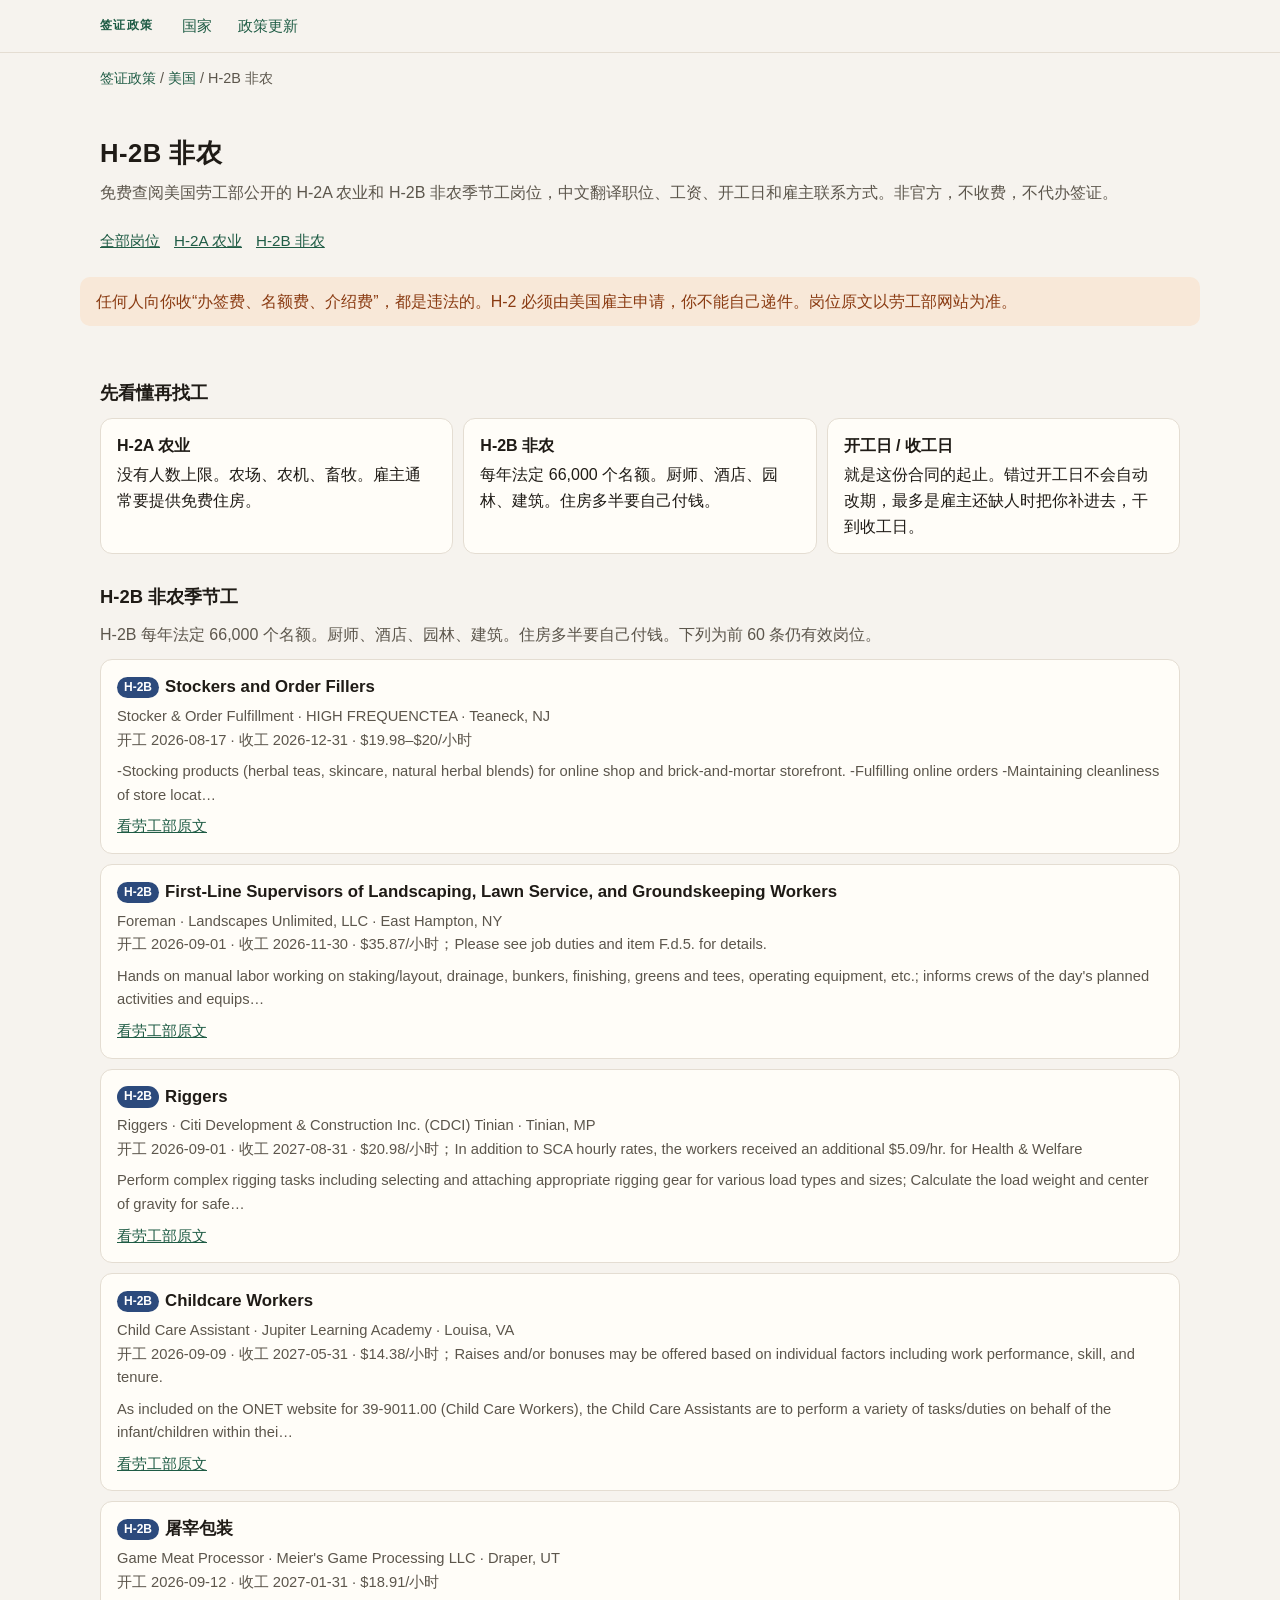
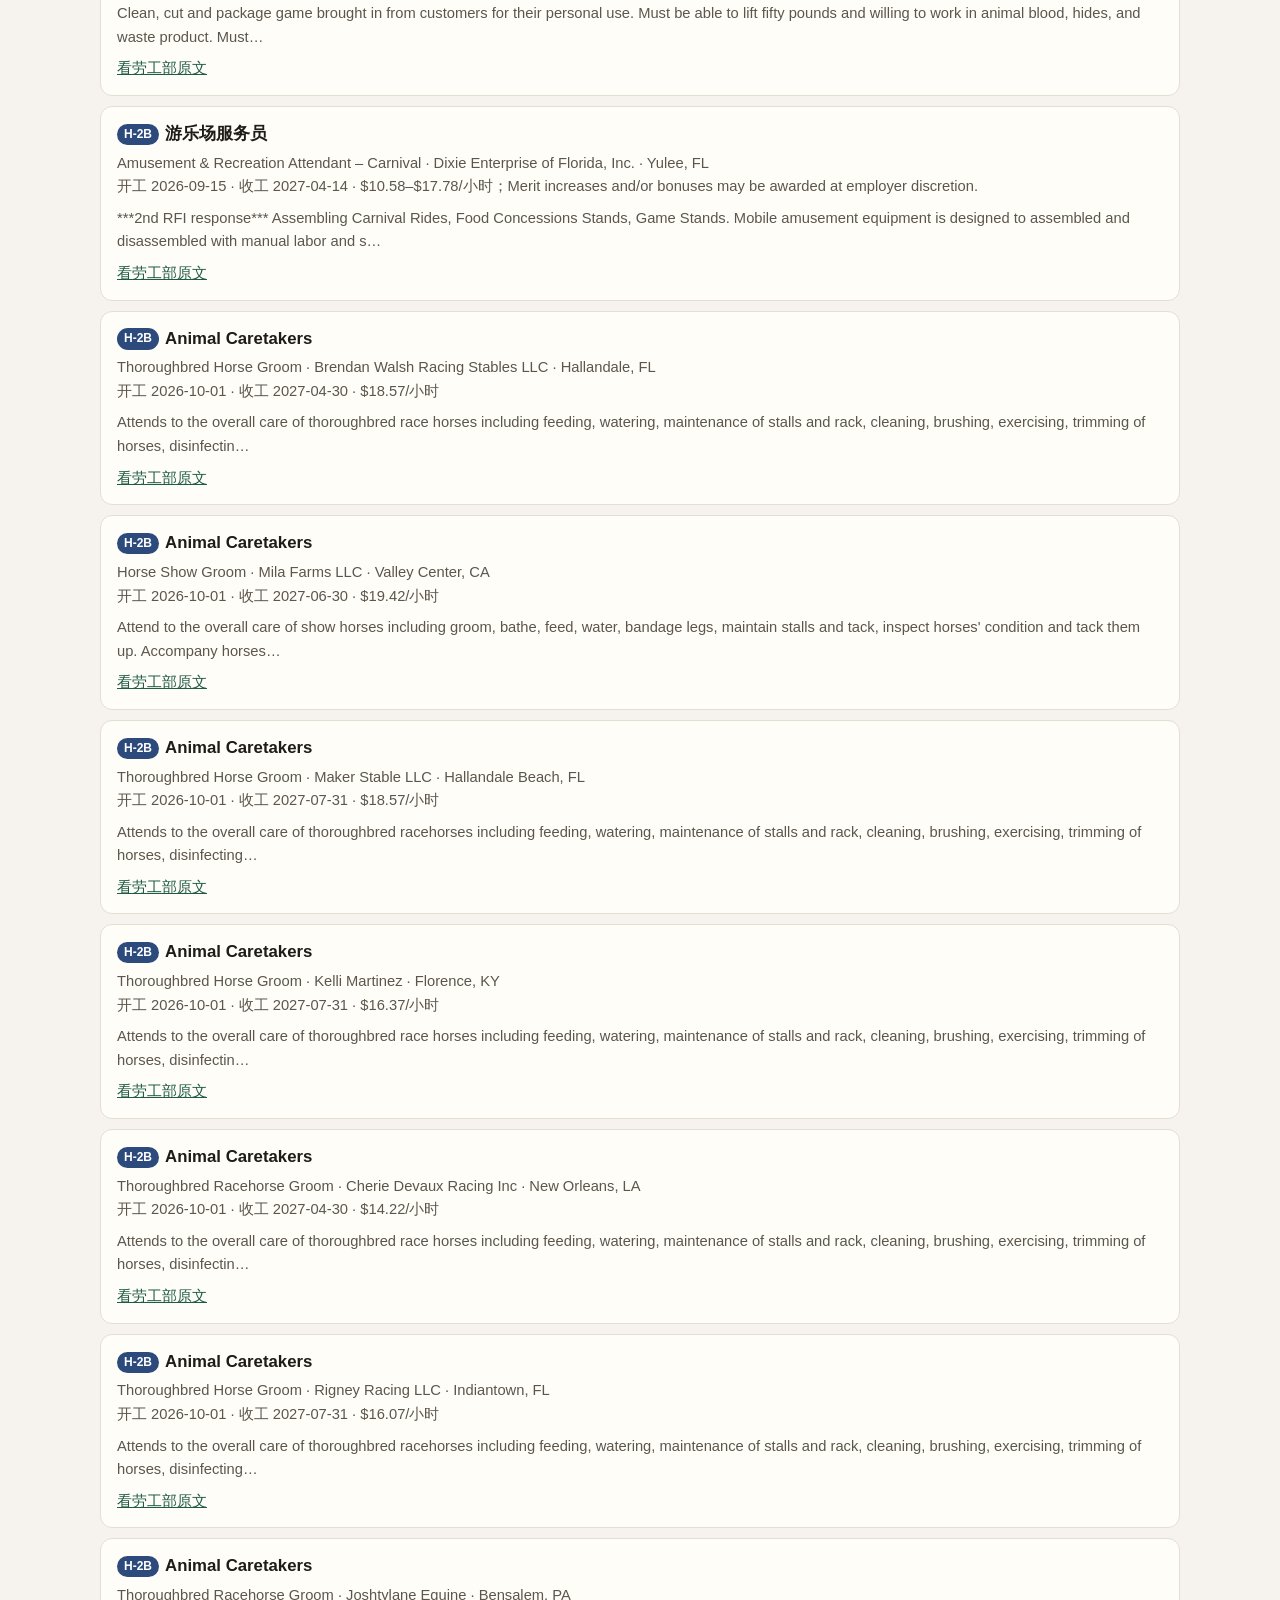
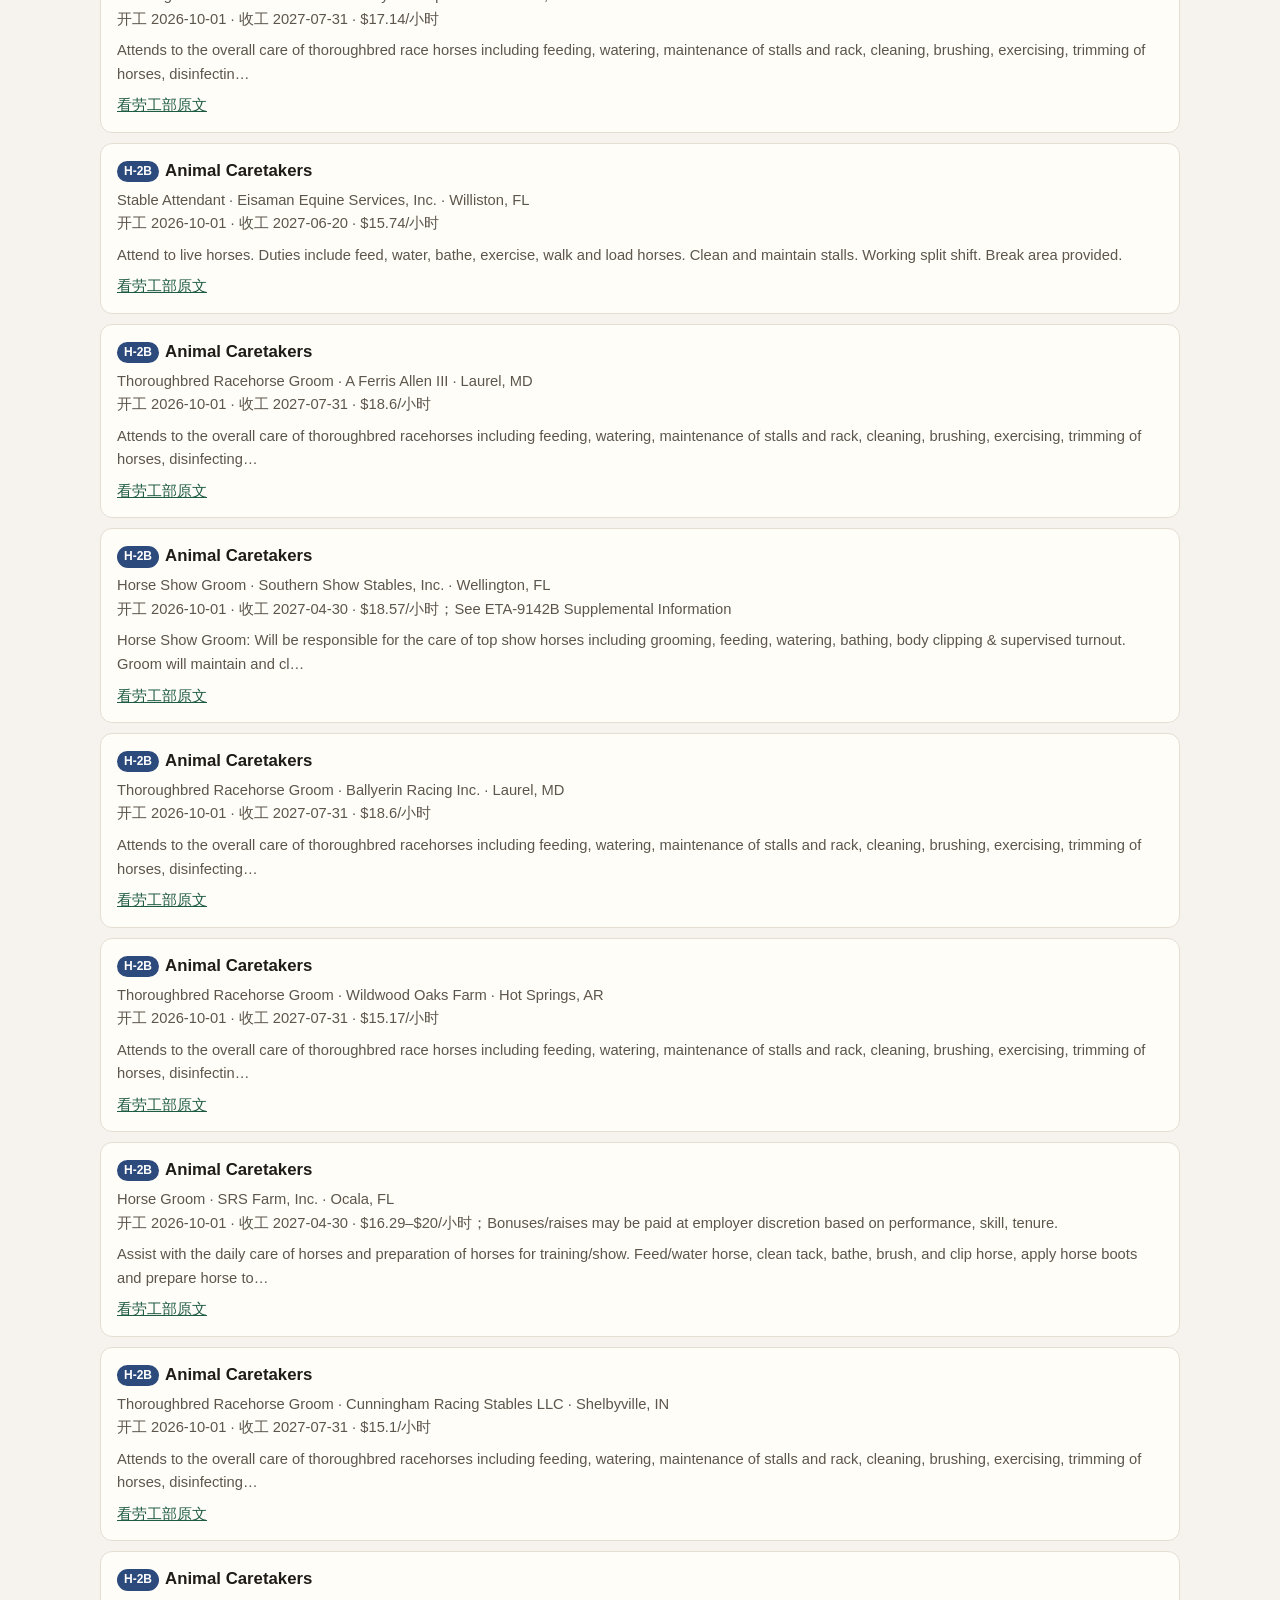
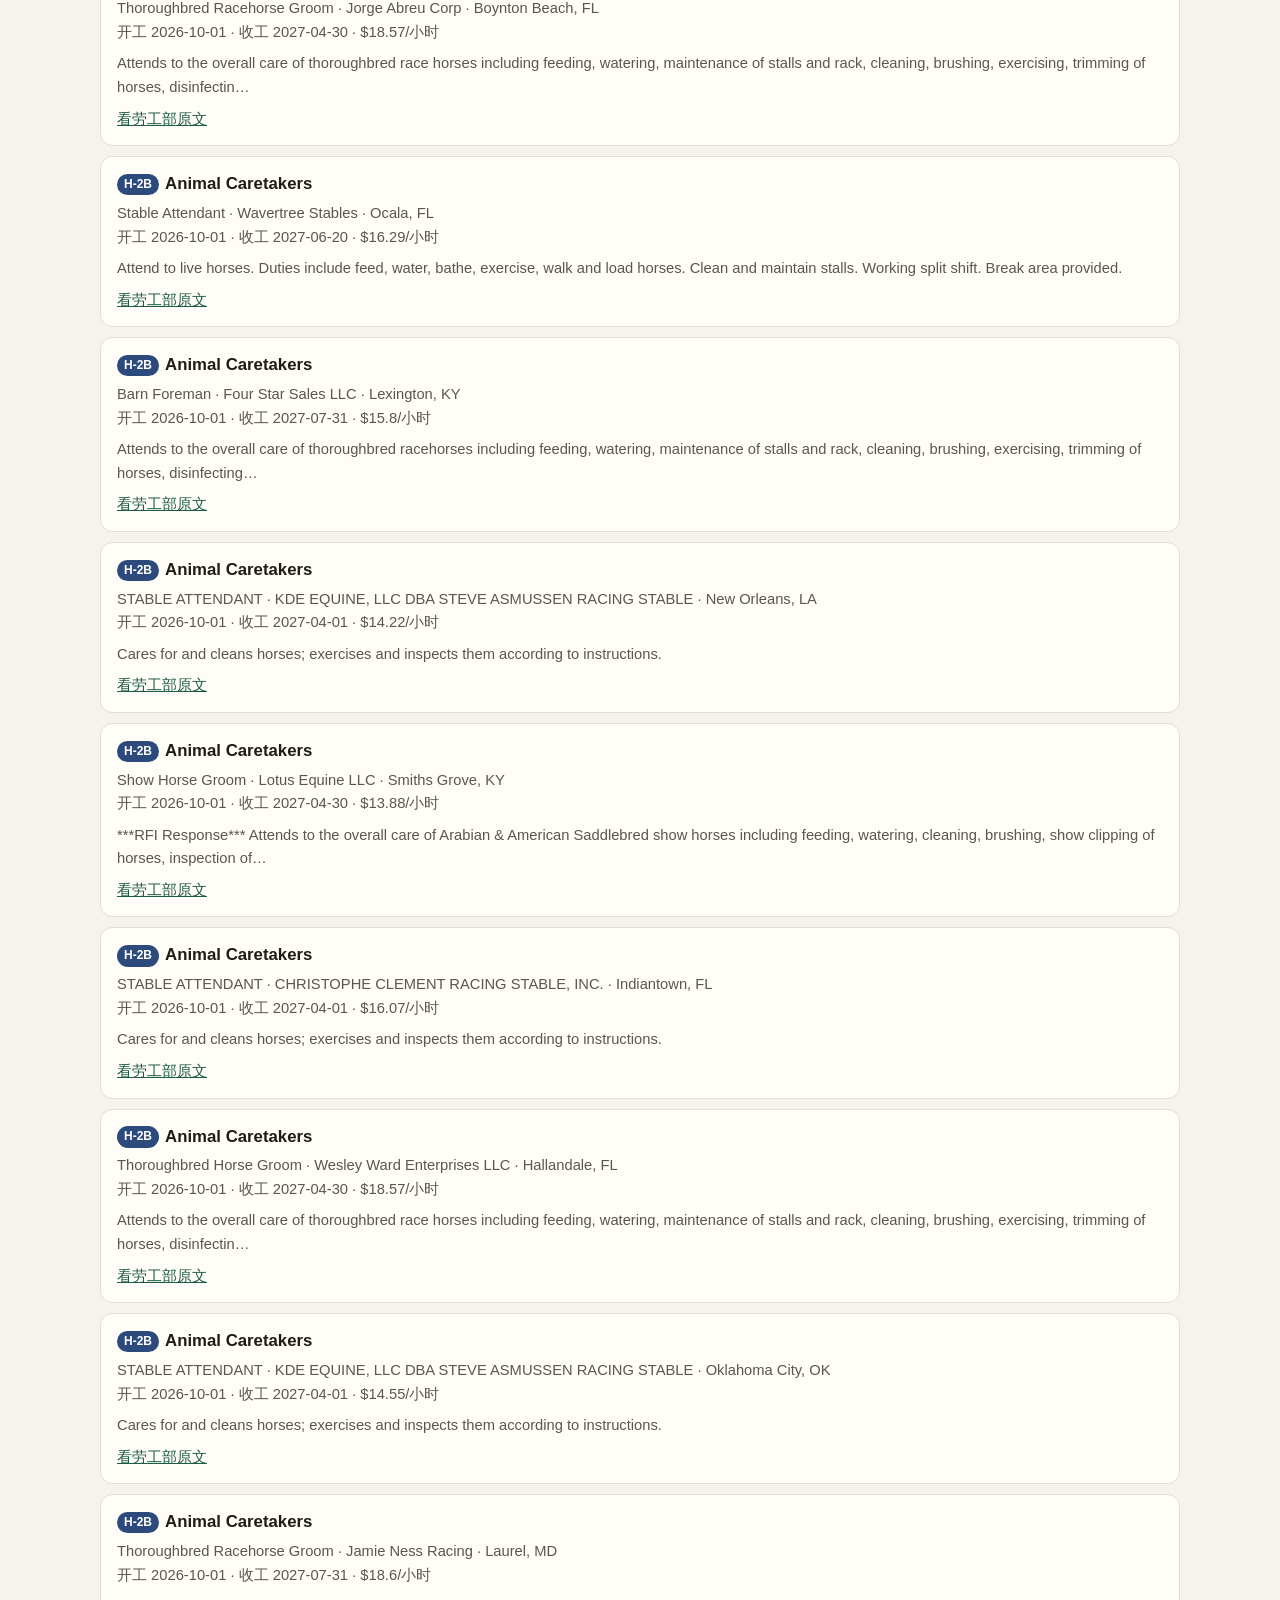
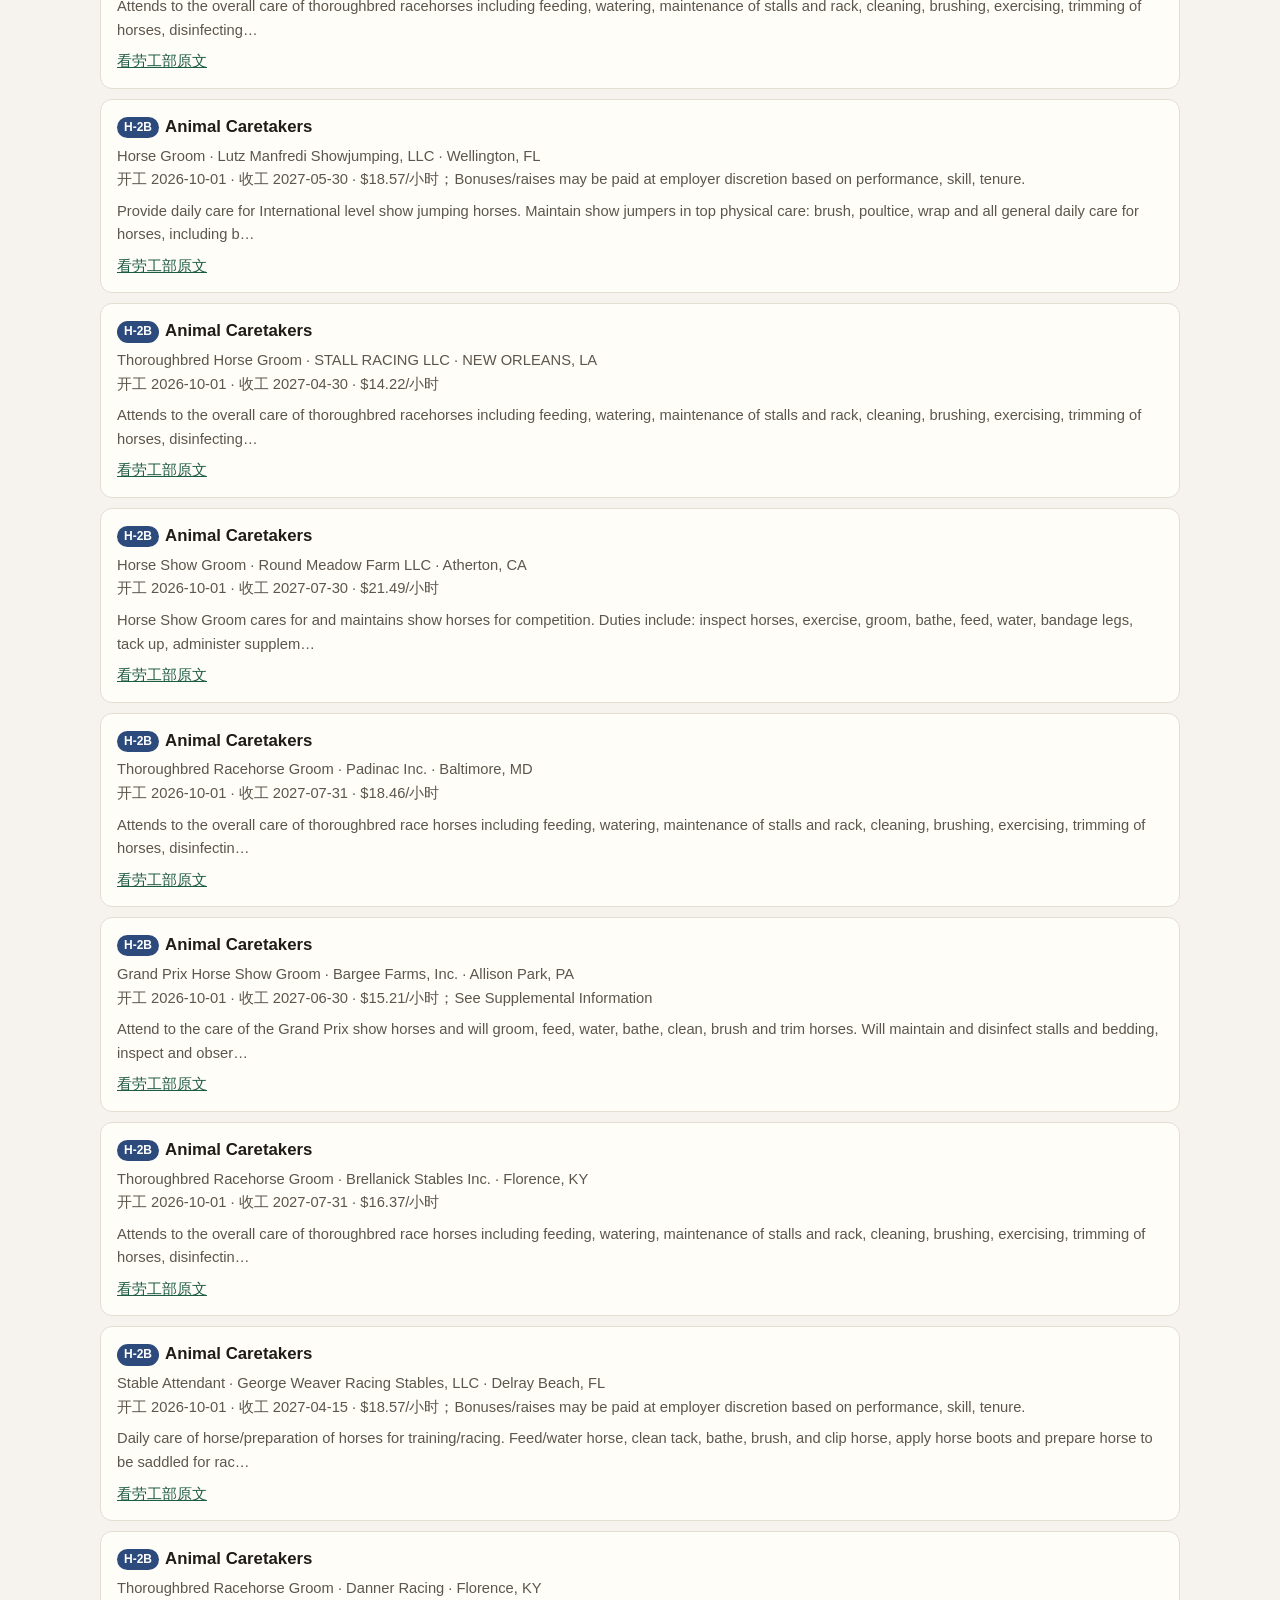
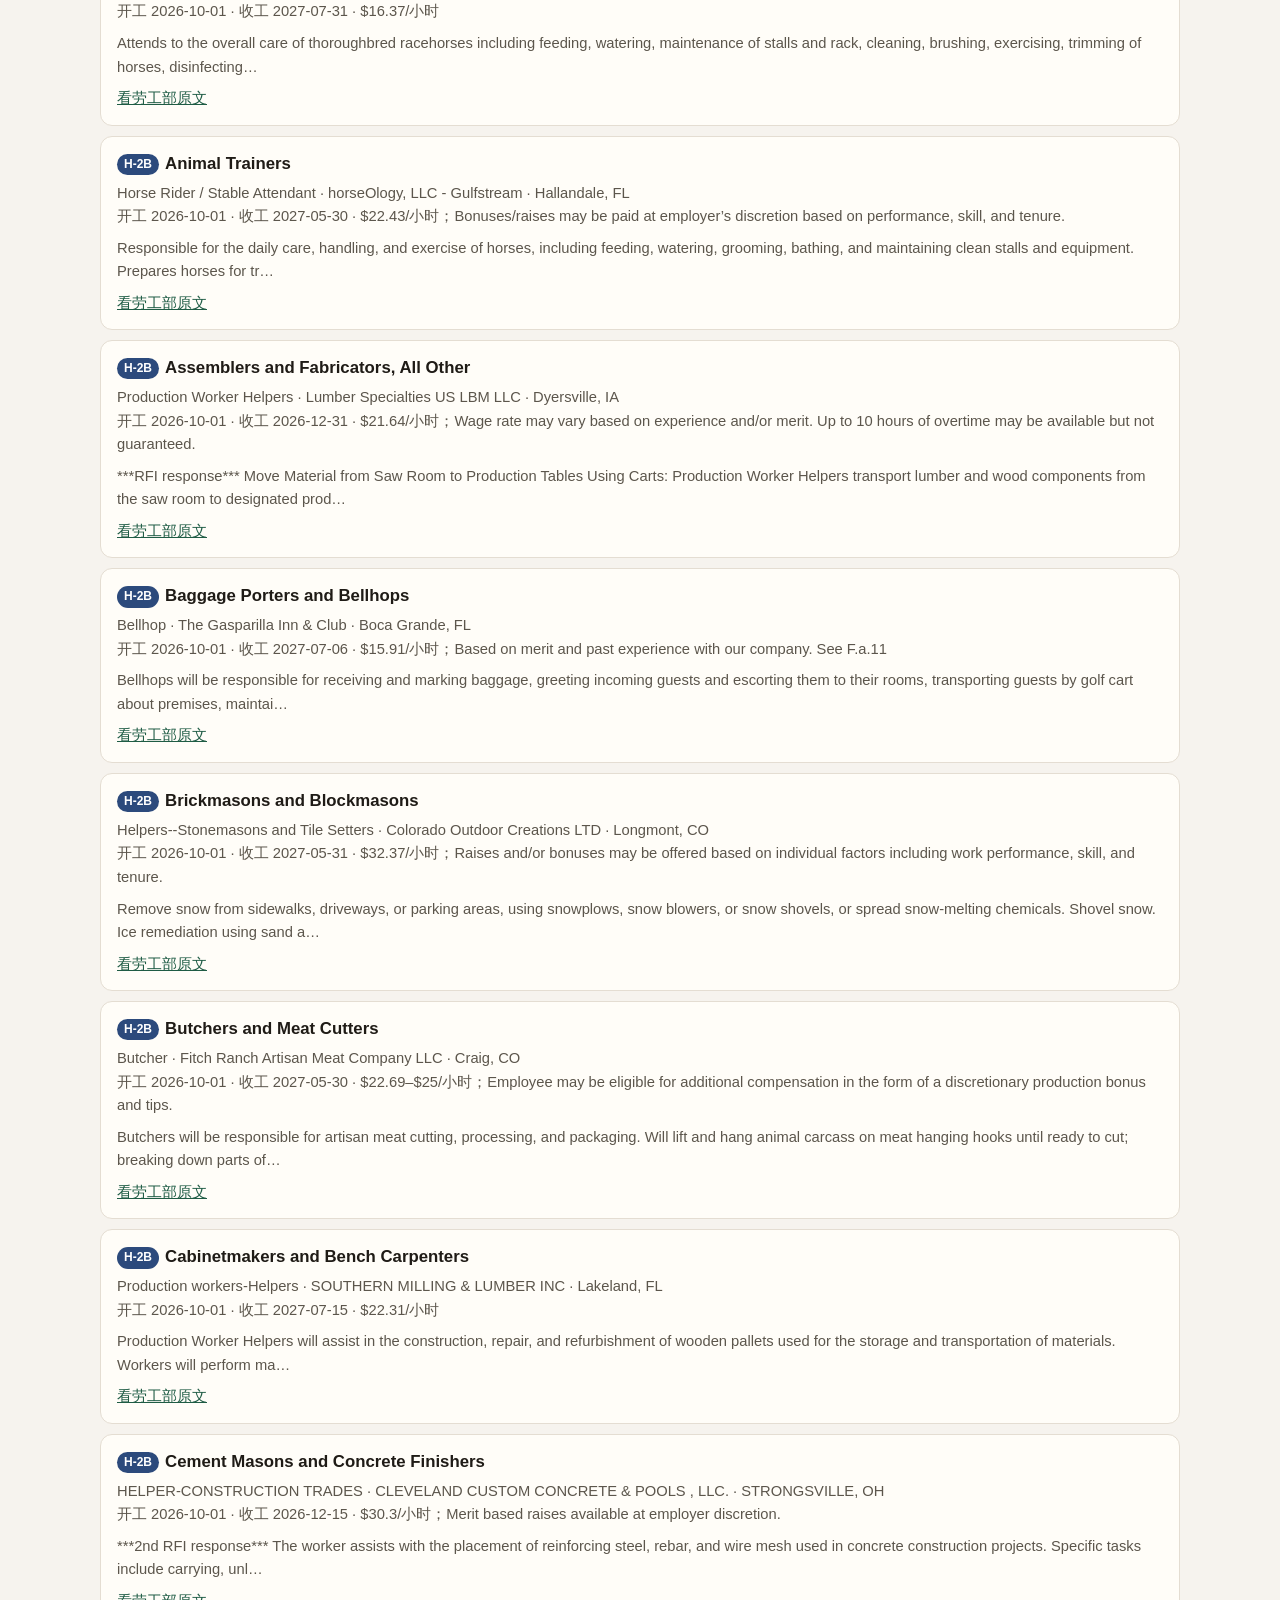
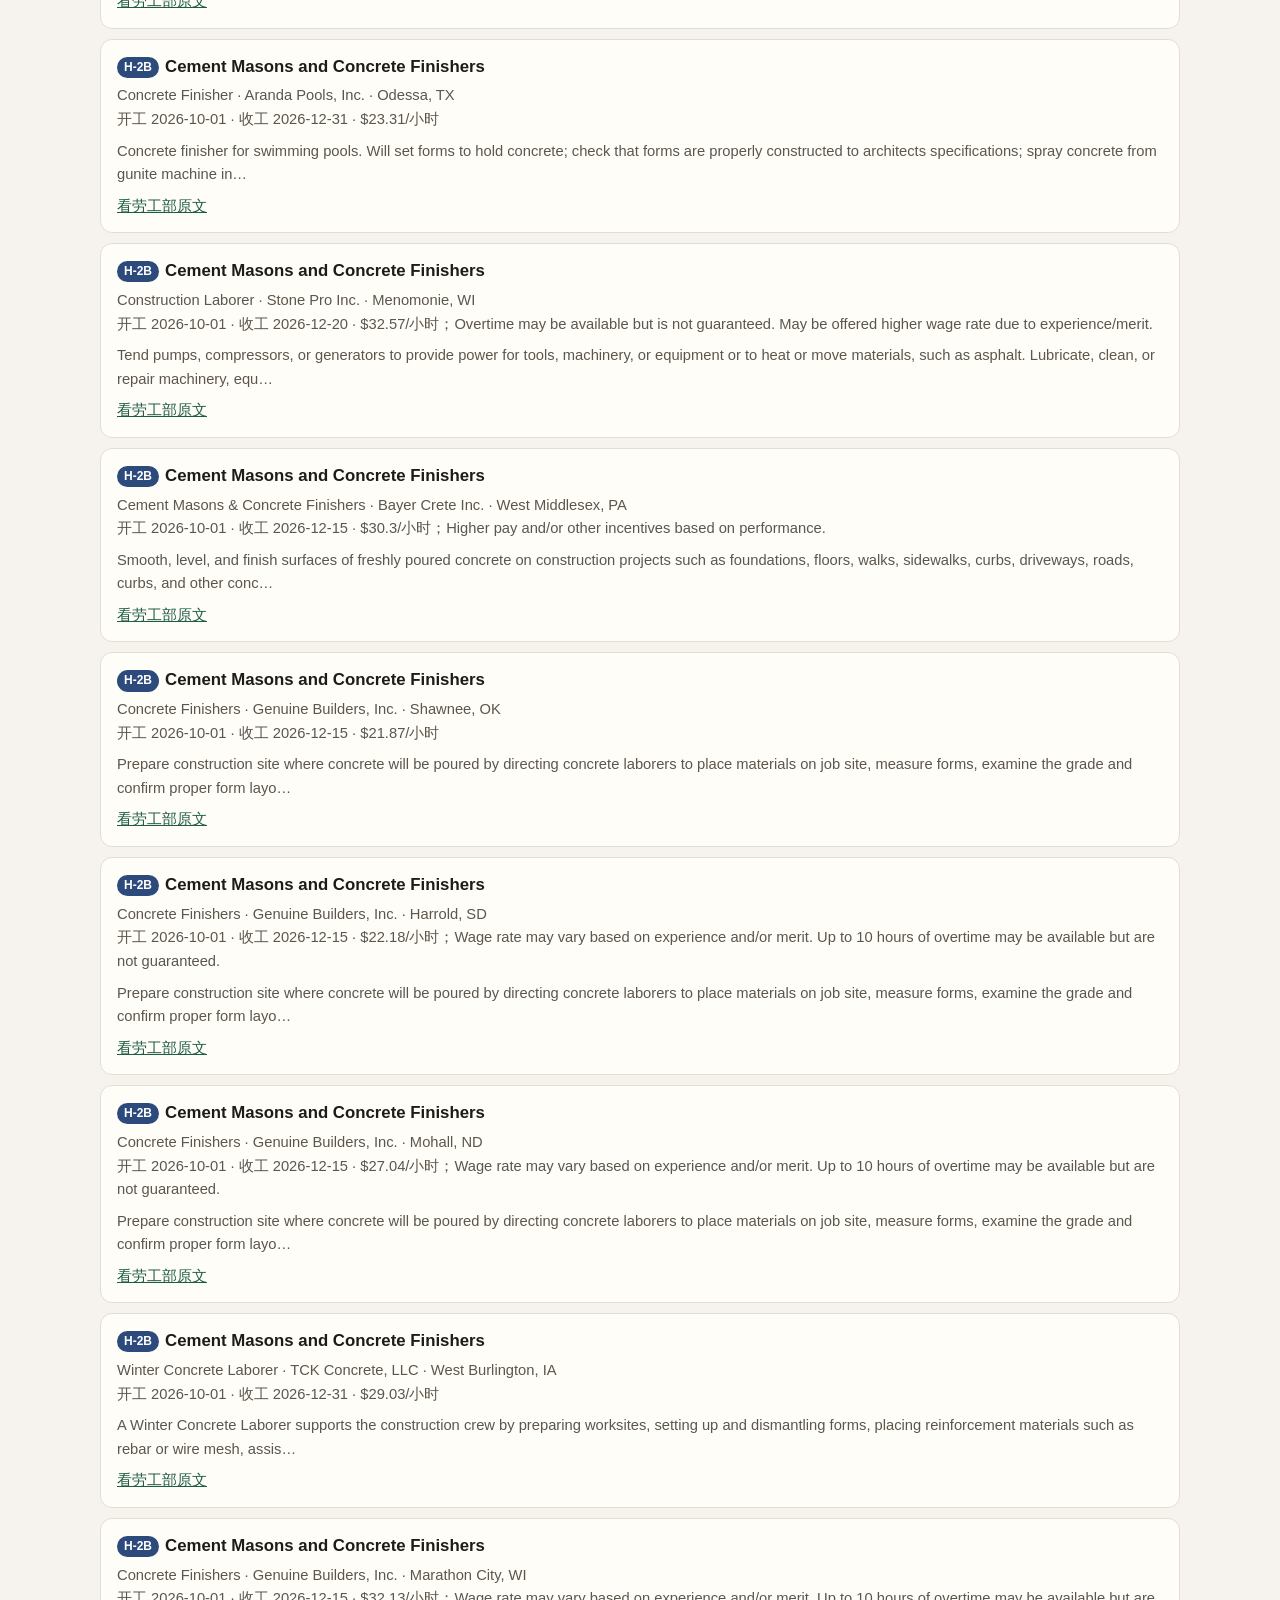
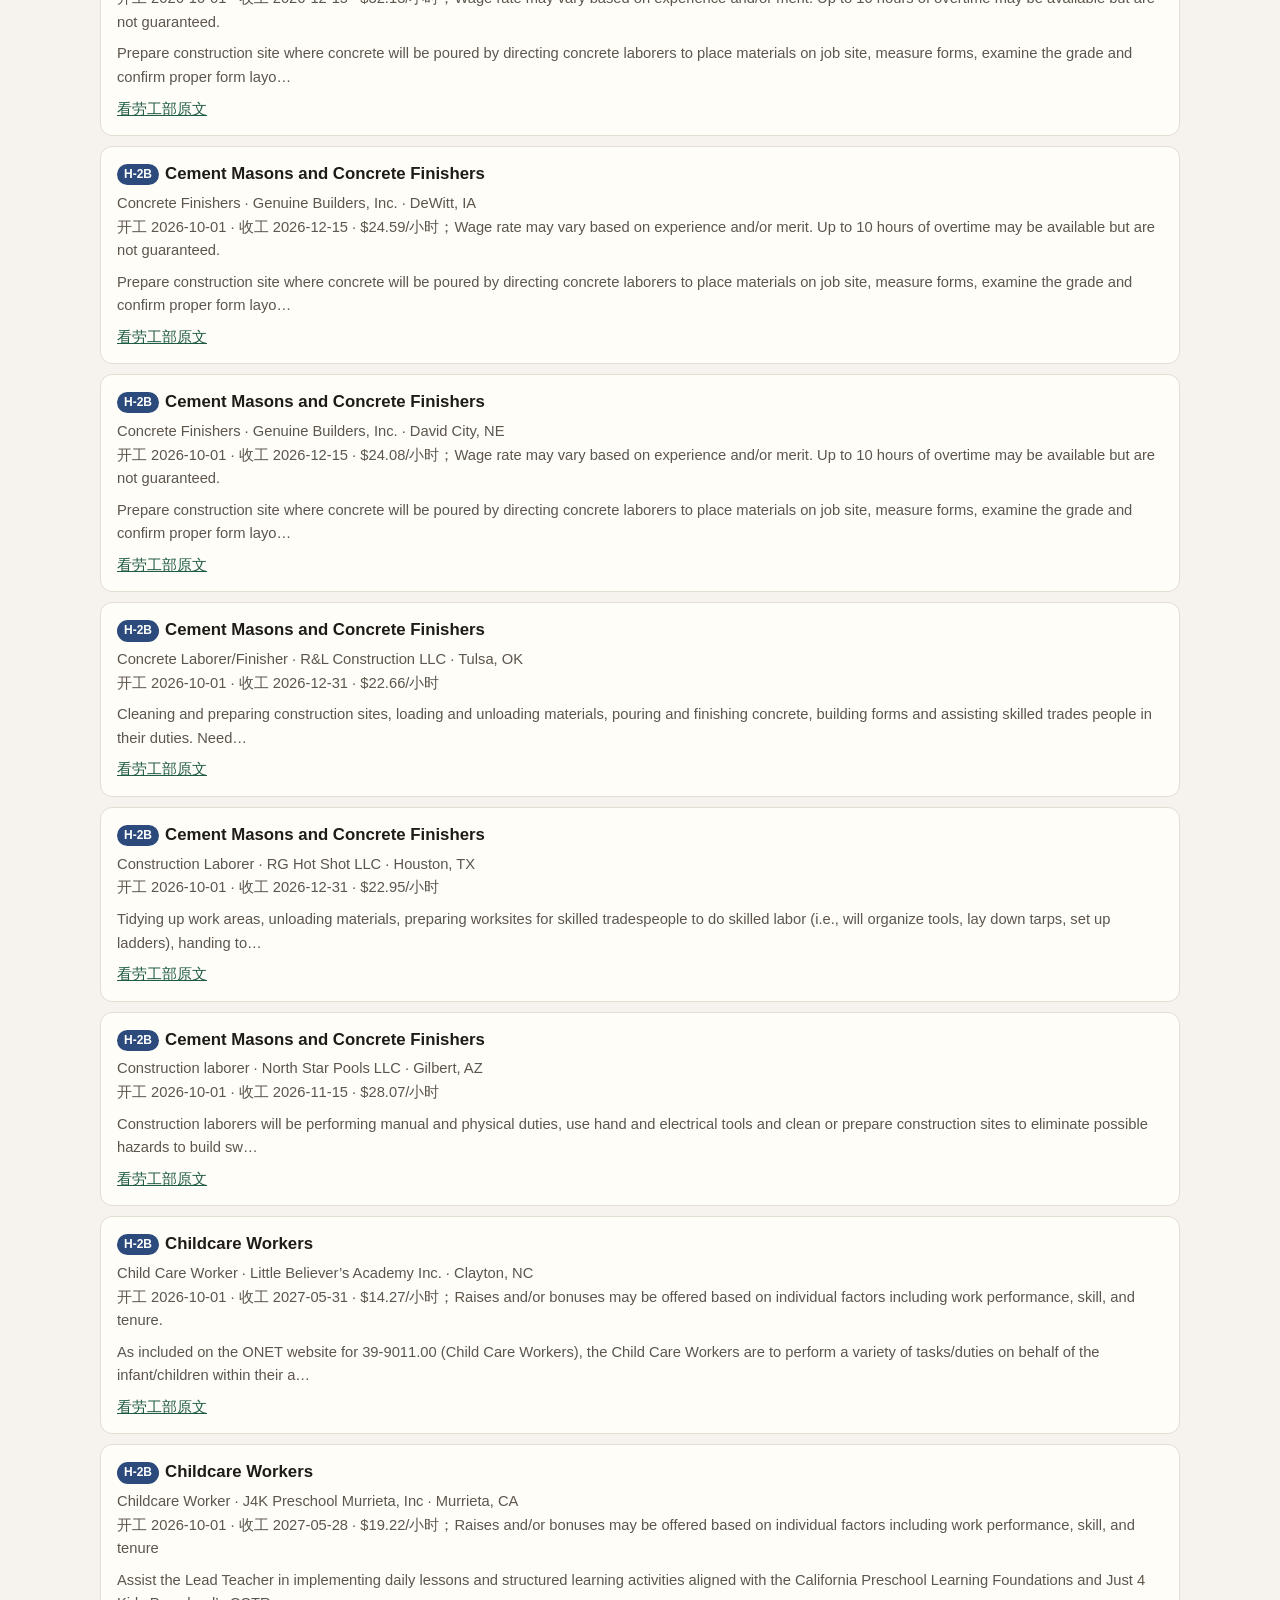
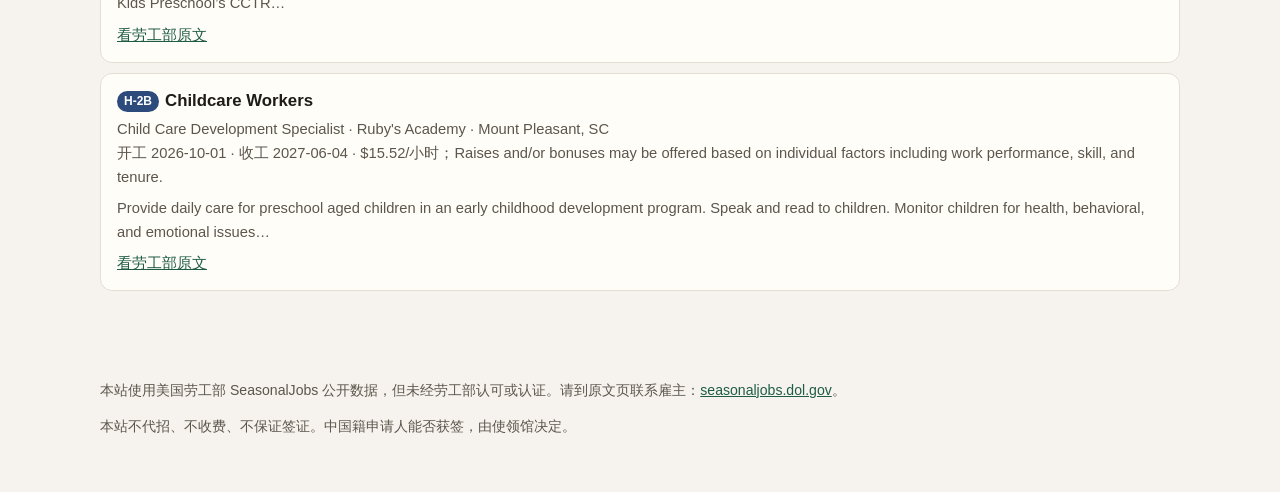
<file: h2b.html>
<!DOCTYPE html>
<html lang="zh-CN">
<head>
  <meta charset="utf-8">
  <meta name="viewport" content="width=device-width, initial-scale=1">
  <title>H-2B 非农季节工岗位｜签证政策</title>
  <meta name="description" content="免费查阅美国劳工部公开的 H-2A 农业和 H-2B 非农季节工岗位，中文翻译职位、工资、开工日和雇主联系方式。非官方，不收费，不代办签证。">
  <meta name="robots" content="index,follow">
  <link rel="canonical" href="https://visazc.com/h2b">
  <meta property="og:type" content="website">
  <meta property="og:locale" content="zh_CN">
  <meta property="og:site_name" content="签证政策">
  <meta property="og:title" content="H-2B 非农季节工岗位｜签证政策">
  <meta property="og:description" content="免费查阅美国劳工部公开的 H-2A 农业和 H-2B 非农季节工岗位，中文翻译职位、工资、开工日和雇主联系方式。非官方，不收费，不代办签证。">
  <meta property="og:url" content="https://visazc.com/h2b">
  <meta name="twitter:card" content="summary">
  
  <style>
    :root {
      --bg: #f6f3ee;
      --card: #fffdf8;
      --ink: #1f1b16;
      --muted: #5c564c;
      --line: #e4ddd2;
      --a: #1f5c45;
      --a2: #163d2e;
      --warn: #8a3b12;
      --warnbg: #f8e8d8;
      --h2a: #1f5c45;
      --h2b: #2c4a7c;
    }
    * { box-sizing: border-box; }
    body {
      margin: 0;
      font: 16px/1.6 "Source Han Sans SC", "Noto Sans SC", "PingFang SC", "Microsoft YaHei", sans-serif;
      color: var(--ink);
      background: var(--bg);
    }
    header, main, footer, .banner, .crumbs, .subnav {
      max-width: 42rem;
      margin-left: auto;
      margin-right: auto;
    }
    .topnav { border-bottom: 1px solid var(--line); background: var(--bg); }
    .topnav-inner {
      max-width: 42rem; margin: 0 auto; padding: 4px 20px;
      display: flex; flex-wrap: wrap; align-items: center; gap: 4px 18px;
    }
    .nav-brand {
      color: var(--a); font-weight: 600; letter-spacing: .12em; font-size: .78rem;
      text-decoration: none; min-height: 44px; display: inline-flex; align-items: center;
    }
    .nav-links { display: flex; flex-wrap: wrap; align-items: center; gap: 4px 6px; }
    .nav-links a {
      min-height: 44px; display: inline-flex; align-items: center; padding: 0 10px;
      border-radius: 8px; text-decoration: none; color: var(--a); font-size: .95rem;
    }
    header { padding: 28px 20px 8px; }
    .crumbs { padding: 0 20px; color: var(--muted); font-size: .9rem; }
    .crumbs a { text-decoration: none; }
    .subnav { padding: 0 20px 8px; font-size: .95rem; }
    .subnav a { margin-right: 14px; }
    h1 { font-size: 1.6rem; margin: 0 0 6px; letter-spacing: .02em; }
    .sub { color: var(--muted); margin: 0; }
    .banner {
      margin-top: 16px;
      margin-bottom: 16px;
      padding: 12px 16px;
      background: var(--warnbg);
      color: var(--warn);
      border-radius: 10px;
    }
    main { padding: 8px 20px 64px; }
    h2 { font-size: 1.15rem; margin: 28px 0 10px; }
    .cards { display: grid; gap: 10px; }
    @media (min-width: 720px) { .cards.three { grid-template-columns: 1fr 1fr 1fr; } }
    .note, .job {
      background: var(--card);
      border: 1px solid var(--line);
      border-radius: 12px;
      padding: 14px 16px;
    }
    .note strong { display: block; margin-bottom: 4px; }
    .job { margin-bottom: 10px; }
    .job h3 { margin: 0 0 4px; font-size: 1.05rem; }
    .meta { color: var(--muted); font-size: .92rem; }
    .tag {
      display: inline-block;
      font-size: .75rem;
      padding: 1px 7px;
      border-radius: 999px;
      color: #fff;
      vertical-align: middle;
      margin-right: 6px;
    }
    .tag.a { background: var(--h2a); }
    .tag.b { background: var(--h2b); }
    a { color: var(--a); }
    a:hover { color: var(--a2); }
    .duties { margin: 8px 0 0; color: var(--muted); font-size: .92rem; }
    .contact { margin-top: 8px; font-size: .92rem; }
    footer {
      padding: 0 20px 40px;
      color: var(--muted);
      font-size: .88rem;
    }
    .count { color: var(--muted); margin: 0 0 12px; }
    dl { margin: 0; }
    dt {
      font-weight: 600;
      margin-top: 14px;
    }
    dd {
      margin: 2px 0 0;
      color: var(--muted);
      font-size: .95rem;
    }
    @media (min-width: 900px) {
      header, main, footer, .banner, .crumbs, .subnav, .topnav-inner {
        max-width: 70rem;
      }
    }

  </style>
</head>
<body>
  <nav class="topnav" aria-label="站点导航"><div class="topnav-inner"><a class="nav-brand" href="/">签证政策</a><div class="nav-links"><a href="/#guojia">国家</a><a href="/gengxin">政策更新</a></div></div></nav>
  <p class="crumbs"><a href="/">签证政策</a> / <a href="/meiguo">美国</a> / H-2B 非农</p>
  <header>
    <h1>H-2B 非农</h1>
    <p class="sub">免费查阅美国劳工部公开的 H-2A 农业和 H-2B 非农季节工岗位，中文翻译职位、工资、开工日和雇主联系方式。非官方，不收费，不代办签证。</p>
  </header>
  <p class="subnav"><a href="/gangwei">全部岗位</a><a href="/h2a">H-2A 农业</a><a href="/h2b">H-2B 非农</a></p>
  <div class="banner">任何人向你收“办签费、名额费、介绍费”，都是违法的。H-2 必须由美国雇主申请，你不能自己递件。岗位原文以劳工部网站为准。</div>
  <main>
    <h2>先看懂再找工</h2>

    <div class="cards three">
      <div class="note"><strong>H-2A 农业</strong>没有人数上限。农场、农机、畜牧。雇主通常要提供免费住房。</div>
      <div class="note"><strong>H-2B 非农</strong>每年法定 66,000 个名额。厨师、酒店、园林、建筑。住房多半要自己付钱。</div>
      <div class="note"><strong>开工日 / 收工日</strong>就是这份合同的起止。错过开工日不会自动改期，最多是雇主还缺人时把你补进去，干到收工日。</div>
    </div>

    <h2>H-2B 非农季节工</h2>
    <p class="count">H-2B 每年法定 66,000 个名额。厨师、酒店、园林、建筑。住房多半要自己付钱。下列为前 60 条仍有效岗位。</p>
    <article class="job">
  <h3><span class="tag b">H-2B</span>Stockers and Order Fillers</h3>
  <div class="meta">Stocker &amp; Order Fulfillment · HIGH FREQUENCTEA · Teaneck, NJ</div>
  <div class="meta">开工 2026-08-17 · 收工 2026-12-31 · $19.98–$20/小时</div>
  <p class="duties">-Stocking products (herbal teas, skincare, natural herbal blends) for online shop and brick-and-mortar storefront. -Fulfilling online orders -Maintaining cleanliness of store locat…</p>
  <div class="contact"><a href="https://seasonaljobs.dol.gov/jobs/H-400-26154-978918" target="_blank" rel="noopener">看劳工部原文</a></div>
</article>
<article class="job">
  <h3><span class="tag b">H-2B</span>First-Line Supervisors of Landscaping, Lawn Service, and Groundskeeping Workers</h3>
  <div class="meta">Foreman · Landscapes Unlimited, LLC · East Hampton, NY</div>
  <div class="meta">开工 2026-09-01 · 收工 2026-11-30 · $35.87/小时；Please see job duties and item F.d.5. for details.</div>
  <p class="duties">Hands on manual labor working on staking/layout, drainage, bunkers, finishing, greens and tees, operating equipment, etc.; informs crews of the day&#x27;s planned activities and equips…</p>
  <div class="contact"><a href="https://seasonaljobs.dol.gov/jobs/H-400-26169-027876" target="_blank" rel="noopener">看劳工部原文</a></div>
</article>
<article class="job">
  <h3><span class="tag b">H-2B</span>Riggers</h3>
  <div class="meta">Riggers · Citi Development &amp; Construction Inc. (CDCI) Tinian · Tinian, MP</div>
  <div class="meta">开工 2026-09-01 · 收工 2027-08-31 · $20.98/小时；In addition to SCA hourly rates, the workers received an additional $5.09/hr. for Health &amp; Welfare</div>
  <p class="duties">Perform complex rigging tasks including selecting and attaching appropriate rigging gear for various load types and sizes; Calculate the load weight and center of gravity for safe…</p>
  <div class="contact"><a href="https://seasonaljobs.dol.gov/jobs/H-400-26196-102402" target="_blank" rel="noopener">看劳工部原文</a></div>
</article>
<article class="job">
  <h3><span class="tag b">H-2B</span>Childcare Workers</h3>
  <div class="meta">Child Care Assistant · Jupiter Learning Academy · Louisa, VA</div>
  <div class="meta">开工 2026-09-09 · 收工 2027-05-31 · $14.38/小时；Raises and/or bonuses may be offered based on individual factors including work performance, skill, and tenure.</div>
  <p class="duties">As included on the ONET website for 39-9011.00 (Child Care Workers), the Child Care Assistants are to perform a variety of tasks/duties on behalf of the infant/children within thei…</p>
  <div class="contact"><a href="https://seasonaljobs.dol.gov/jobs/H-400-26177-053044" target="_blank" rel="noopener">看劳工部原文</a></div>
</article>
<article class="job">
  <h3><span class="tag b">H-2B</span>屠宰包装</h3>
  <div class="meta">Game Meat Processor · Meier&#x27;s Game Processing LLC · Draper, UT</div>
  <div class="meta">开工 2026-09-12 · 收工 2027-01-31 · $18.91/小时</div>
  <p class="duties">Clean, cut and package game brought in from customers for their personal use. Must be able to lift fifty pounds and willing to work in animal blood, hides, and waste product. Must…</p>
  <div class="contact"><a href="https://seasonaljobs.dol.gov/jobs/H-400-26180-062247" target="_blank" rel="noopener">看劳工部原文</a></div>
</article>
<article class="job">
  <h3><span class="tag b">H-2B</span>游乐场服务员</h3>
  <div class="meta">Amusement &amp; Recreation Attendant – Carnival · Dixie Enterprise of Florida, Inc. · Yulee, FL</div>
  <div class="meta">开工 2026-09-15 · 收工 2027-04-14 · $10.58–$17.78/小时；Merit increases and/or bonuses may be awarded at employer discretion.</div>
  <p class="duties">***2nd RFI response*** Assembling Carnival Rides, Food Concessions Stands, Game Stands. Mobile amusement equipment is designed to assembled and disassembled with manual labor and s…</p>
  <div class="contact"><a href="https://seasonaljobs.dol.gov/jobs/H-400-26183-073796" target="_blank" rel="noopener">看劳工部原文</a></div>
</article>
<article class="job">
  <h3><span class="tag b">H-2B</span>Animal Caretakers</h3>
  <div class="meta">Thoroughbred Horse Groom · Brendan Walsh Racing Stables LLC · Hallandale, FL</div>
  <div class="meta">开工 2026-10-01 · 收工 2027-04-30 · $18.57/小时</div>
  <p class="duties">Attends to the overall care of thoroughbred race horses including feeding, watering, maintenance of stalls and rack, cleaning, brushing, exercising, trimming of horses, disinfectin…</p>
  <div class="contact"><a href="https://seasonaljobs.dol.gov/jobs/H-400-26184-077729" target="_blank" rel="noopener">看劳工部原文</a></div>
</article>
<article class="job">
  <h3><span class="tag b">H-2B</span>Animal Caretakers</h3>
  <div class="meta">Horse Show Groom · Mila Farms LLC · Valley Center, CA</div>
  <div class="meta">开工 2026-10-01 · 收工 2027-06-30 · $19.42/小时</div>
  <p class="duties">Attend to the overall care of show horses including groom, bathe, feed, water, bandage legs, maintain stalls and tack, inspect horses&#x27; condition and tack them up. Accompany horses…</p>
  <div class="contact"><a href="https://seasonaljobs.dol.gov/jobs/H-400-26184-078312" target="_blank" rel="noopener">看劳工部原文</a></div>
</article>
<article class="job">
  <h3><span class="tag b">H-2B</span>Animal Caretakers</h3>
  <div class="meta">Thoroughbred Horse Groom · Maker Stable LLC · Hallandale Beach, FL</div>
  <div class="meta">开工 2026-10-01 · 收工 2027-07-31 · $18.57/小时</div>
  <p class="duties">Attends to the overall care of thoroughbred racehorses including feeding, watering, maintenance of stalls and rack, cleaning, brushing, exercising, trimming of horses, disinfecting…</p>
  <div class="contact"><a href="https://seasonaljobs.dol.gov/jobs/H-400-26184-077615" target="_blank" rel="noopener">看劳工部原文</a></div>
</article>
<article class="job">
  <h3><span class="tag b">H-2B</span>Animal Caretakers</h3>
  <div class="meta">Thoroughbred Horse Groom · Kelli Martinez · Florence, KY</div>
  <div class="meta">开工 2026-10-01 · 收工 2027-07-31 · $16.37/小时</div>
  <p class="duties">Attends to the overall care of thoroughbred race horses including feeding, watering, maintenance of stalls and rack, cleaning, brushing, exercising, trimming of horses, disinfectin…</p>
  <div class="contact"><a href="https://seasonaljobs.dol.gov/jobs/H-400-26184-077649" target="_blank" rel="noopener">看劳工部原文</a></div>
</article>
<article class="job">
  <h3><span class="tag b">H-2B</span>Animal Caretakers</h3>
  <div class="meta">Thoroughbred Racehorse Groom · Cherie Devaux Racing Inc · New Orleans, LA</div>
  <div class="meta">开工 2026-10-01 · 收工 2027-04-30 · $14.22/小时</div>
  <p class="duties">Attends to the overall care of thoroughbred race horses including feeding, watering, maintenance of stalls and rack, cleaning, brushing, exercising, trimming of horses, disinfectin…</p>
  <div class="contact"><a href="https://seasonaljobs.dol.gov/jobs/H-400-26184-077581" target="_blank" rel="noopener">看劳工部原文</a></div>
</article>
<article class="job">
  <h3><span class="tag b">H-2B</span>Animal Caretakers</h3>
  <div class="meta">Thoroughbred Horse Groom · Rigney Racing LLC · Indiantown, FL</div>
  <div class="meta">开工 2026-10-01 · 收工 2027-07-31 · $16.07/小时</div>
  <p class="duties">Attends to the overall care of thoroughbred racehorses including feeding, watering, maintenance of stalls and rack, cleaning, brushing, exercising, trimming of horses, disinfecting…</p>
  <div class="contact"><a href="https://seasonaljobs.dol.gov/jobs/H-400-26184-077612" target="_blank" rel="noopener">看劳工部原文</a></div>
</article>
<article class="job">
  <h3><span class="tag b">H-2B</span>Animal Caretakers</h3>
  <div class="meta">Thoroughbred Racehorse Groom · Joshtylane Equine · Bensalem, PA</div>
  <div class="meta">开工 2026-10-01 · 收工 2027-07-31 · $17.14/小时</div>
  <p class="duties">Attends to the overall care of thoroughbred race horses including feeding, watering, maintenance of stalls and rack, cleaning, brushing, exercising, trimming of horses, disinfectin…</p>
  <div class="contact"><a href="https://seasonaljobs.dol.gov/jobs/H-400-26184-077624" target="_blank" rel="noopener">看劳工部原文</a></div>
</article>
<article class="job">
  <h3><span class="tag b">H-2B</span>Animal Caretakers</h3>
  <div class="meta">Stable Attendant · Eisaman Equine Services, Inc. · Williston, FL</div>
  <div class="meta">开工 2026-10-01 · 收工 2027-06-20 · $15.74/小时</div>
  <p class="duties">Attend to live horses. Duties include feed, water, bathe, exercise, walk and load horses. Clean and maintain stalls. Working split shift. Break area provided.</p>
  <div class="contact"><a href="https://seasonaljobs.dol.gov/jobs/H-400-26186-079126" target="_blank" rel="noopener">看劳工部原文</a></div>
</article>
<article class="job">
  <h3><span class="tag b">H-2B</span>Animal Caretakers</h3>
  <div class="meta">Thoroughbred Racehorse Groom · A Ferris Allen III · Laurel, MD</div>
  <div class="meta">开工 2026-10-01 · 收工 2027-07-31 · $18.6/小时</div>
  <p class="duties">Attends to the overall care of thoroughbred racehorses including feeding, watering, maintenance of stalls and rack, cleaning, brushing, exercising, trimming of horses, disinfecting…</p>
  <div class="contact"><a href="https://seasonaljobs.dol.gov/jobs/H-400-26184-077810" target="_blank" rel="noopener">看劳工部原文</a></div>
</article>
<article class="job">
  <h3><span class="tag b">H-2B</span>Animal Caretakers</h3>
  <div class="meta">Horse Show Groom · Southern Show Stables, Inc. · Wellington, FL</div>
  <div class="meta">开工 2026-10-01 · 收工 2027-04-30 · $18.57/小时；See ETA-9142B Supplemental Information</div>
  <p class="duties">Horse Show Groom: Will be responsible for the care of top show horses including grooming, feeding, watering, bathing, body clipping &amp; supervised turnout. Groom will maintain and cl…</p>
  <div class="contact"><a href="https://seasonaljobs.dol.gov/jobs/H-400-26184-078475" target="_blank" rel="noopener">看劳工部原文</a></div>
</article>
<article class="job">
  <h3><span class="tag b">H-2B</span>Animal Caretakers</h3>
  <div class="meta">Thoroughbred Racehorse Groom · Ballyerin Racing Inc. · Laurel, MD</div>
  <div class="meta">开工 2026-10-01 · 收工 2027-07-31 · $18.6/小时</div>
  <p class="duties">Attends to the overall care of thoroughbred racehorses including feeding, watering, maintenance of stalls and rack, cleaning, brushing, exercising, trimming of horses, disinfecting…</p>
  <div class="contact"><a href="https://seasonaljobs.dol.gov/jobs/H-400-26184-077598" target="_blank" rel="noopener">看劳工部原文</a></div>
</article>
<article class="job">
  <h3><span class="tag b">H-2B</span>Animal Caretakers</h3>
  <div class="meta">Thoroughbred Racehorse Groom · Wildwood Oaks Farm · Hot Springs, AR</div>
  <div class="meta">开工 2026-10-01 · 收工 2027-07-31 · $15.17/小时</div>
  <p class="duties">Attends to the overall care of thoroughbred race horses including feeding, watering, maintenance of stalls and rack, cleaning, brushing, exercising, trimming of horses, disinfectin…</p>
  <div class="contact"><a href="https://seasonaljobs.dol.gov/jobs/H-400-26184-077618" target="_blank" rel="noopener">看劳工部原文</a></div>
</article>
<article class="job">
  <h3><span class="tag b">H-2B</span>Animal Caretakers</h3>
  <div class="meta">Horse Groom · SRS Farm, Inc. · Ocala, FL</div>
  <div class="meta">开工 2026-10-01 · 收工 2027-04-30 · $16.29–$20/小时；Bonuses/raises may be paid at employer discretion based on performance, skill, tenure.</div>
  <p class="duties">Assist with the daily care of horses and preparation of horses for training/show. Feed/water horse, clean tack, bathe, brush, and clip horse, apply horse boots and prepare horse to…</p>
  <div class="contact"><a href="https://seasonaljobs.dol.gov/jobs/H-400-26184-077920" target="_blank" rel="noopener">看劳工部原文</a></div>
</article>
<article class="job">
  <h3><span class="tag b">H-2B</span>Animal Caretakers</h3>
  <div class="meta">Thoroughbred Racehorse Groom · Cunningham Racing Stables LLC · Shelbyville, IN</div>
  <div class="meta">开工 2026-10-01 · 收工 2027-07-31 · $15.1/小时</div>
  <p class="duties">Attends to the overall care of thoroughbred racehorses including feeding, watering, maintenance of stalls and rack, cleaning, brushing, exercising, trimming of horses, disinfecting…</p>
  <div class="contact"><a href="https://seasonaljobs.dol.gov/jobs/H-400-26184-077723" target="_blank" rel="noopener">看劳工部原文</a></div>
</article>
<article class="job">
  <h3><span class="tag b">H-2B</span>Animal Caretakers</h3>
  <div class="meta">Thoroughbred Racehorse Groom · Jorge Abreu Corp · Boynton Beach, FL</div>
  <div class="meta">开工 2026-10-01 · 收工 2027-04-30 · $18.57/小时</div>
  <p class="duties">Attends to the overall care of thoroughbred race horses including feeding, watering, maintenance of stalls and rack, cleaning, brushing, exercising, trimming of horses, disinfectin…</p>
  <div class="contact"><a href="https://seasonaljobs.dol.gov/jobs/H-400-26184-077740" target="_blank" rel="noopener">看劳工部原文</a></div>
</article>
<article class="job">
  <h3><span class="tag b">H-2B</span>Animal Caretakers</h3>
  <div class="meta">Stable Attendant · Wavertree Stables · Ocala, FL</div>
  <div class="meta">开工 2026-10-01 · 收工 2027-06-20 · $16.29/小时</div>
  <p class="duties">Attend to live horses. Duties include feed, water, bathe, exercise, walk and load horses. Clean and maintain stalls. Working split shift. Break area provided.</p>
  <div class="contact"><a href="https://seasonaljobs.dol.gov/jobs/H-400-26186-079183" target="_blank" rel="noopener">看劳工部原文</a></div>
</article>
<article class="job">
  <h3><span class="tag b">H-2B</span>Animal Caretakers</h3>
  <div class="meta">Barn Foreman · Four Star Sales LLC · Lexington, KY</div>
  <div class="meta">开工 2026-10-01 · 收工 2027-07-31 · $15.8/小时</div>
  <p class="duties">Attends to the overall care of thoroughbred racehorses including feeding, watering, maintenance of stalls and rack, cleaning, brushing, exercising, trimming of horses, disinfecting…</p>
  <div class="contact"><a href="https://seasonaljobs.dol.gov/jobs/H-400-26184-077623" target="_blank" rel="noopener">看劳工部原文</a></div>
</article>
<article class="job">
  <h3><span class="tag b">H-2B</span>Animal Caretakers</h3>
  <div class="meta">STABLE ATTENDANT · KDE EQUINE, LLC DBA STEVE ASMUSSEN RACING STABLE · New Orleans, LA</div>
  <div class="meta">开工 2026-10-01 · 收工 2027-04-01 · $14.22/小时</div>
  <p class="duties">Cares for and cleans horses; exercises and inspects them according to instructions.</p>
  <div class="contact"><a href="https://seasonaljobs.dol.gov/jobs/H-400-26186-078983" target="_blank" rel="noopener">看劳工部原文</a></div>
</article>
<article class="job">
  <h3><span class="tag b">H-2B</span>Animal Caretakers</h3>
  <div class="meta">Show Horse Groom · Lotus Equine LLC · Smiths Grove, KY</div>
  <div class="meta">开工 2026-10-01 · 收工 2027-04-30 · $13.88/小时</div>
  <p class="duties">***RFI Response*** Attends to the overall care of Arabian &amp; American Saddlebred show horses including feeding, watering, cleaning, brushing, show clipping of horses, inspection of…</p>
  <div class="contact"><a href="https://seasonaljobs.dol.gov/jobs/H-400-26184-077730" target="_blank" rel="noopener">看劳工部原文</a></div>
</article>
<article class="job">
  <h3><span class="tag b">H-2B</span>Animal Caretakers</h3>
  <div class="meta">STABLE ATTENDANT · CHRISTOPHE CLEMENT RACING STABLE, INC. · Indiantown, FL</div>
  <div class="meta">开工 2026-10-01 · 收工 2027-04-01 · $16.07/小时</div>
  <p class="duties">Cares for and cleans horses; exercises and inspects them according to instructions.</p>
  <div class="contact"><a href="https://seasonaljobs.dol.gov/jobs/H-400-26186-078999" target="_blank" rel="noopener">看劳工部原文</a></div>
</article>
<article class="job">
  <h3><span class="tag b">H-2B</span>Animal Caretakers</h3>
  <div class="meta">Thoroughbred Horse Groom · Wesley Ward Enterprises LLC · Hallandale, FL</div>
  <div class="meta">开工 2026-10-01 · 收工 2027-04-30 · $18.57/小时</div>
  <p class="duties">Attends to the overall care of thoroughbred race horses including feeding, watering, maintenance of stalls and rack, cleaning, brushing, exercising, trimming of horses, disinfectin…</p>
  <div class="contact"><a href="https://seasonaljobs.dol.gov/jobs/H-400-26184-077634" target="_blank" rel="noopener">看劳工部原文</a></div>
</article>
<article class="job">
  <h3><span class="tag b">H-2B</span>Animal Caretakers</h3>
  <div class="meta">STABLE ATTENDANT · KDE EQUINE, LLC DBA STEVE ASMUSSEN RACING STABLE · Oklahoma City, OK</div>
  <div class="meta">开工 2026-10-01 · 收工 2027-04-01 · $14.55/小时</div>
  <p class="duties">Cares for and cleans horses; exercises and inspects them according to instructions.</p>
  <div class="contact"><a href="https://seasonaljobs.dol.gov/jobs/H-400-26186-078994" target="_blank" rel="noopener">看劳工部原文</a></div>
</article>
<article class="job">
  <h3><span class="tag b">H-2B</span>Animal Caretakers</h3>
  <div class="meta">Thoroughbred Racehorse Groom · Jamie Ness Racing · Laurel, MD</div>
  <div class="meta">开工 2026-10-01 · 收工 2027-07-31 · $18.6/小时</div>
  <p class="duties">Attends to the overall care of thoroughbred racehorses including feeding, watering, maintenance of stalls and rack, cleaning, brushing, exercising, trimming of horses, disinfecting…</p>
  <div class="contact"><a href="https://seasonaljobs.dol.gov/jobs/H-400-26184-077625" target="_blank" rel="noopener">看劳工部原文</a></div>
</article>
<article class="job">
  <h3><span class="tag b">H-2B</span>Animal Caretakers</h3>
  <div class="meta">Horse Groom · Lutz Manfredi Showjumping, LLC · Wellington, FL</div>
  <div class="meta">开工 2026-10-01 · 收工 2027-05-30 · $18.57/小时；Bonuses/raises may be paid at employer discretion based on performance, skill, tenure.</div>
  <p class="duties">Provide daily care for International level show jumping horses. Maintain show jumpers in top physical care: brush, poultice, wrap and all general daily care for horses, including b…</p>
  <div class="contact"><a href="https://seasonaljobs.dol.gov/jobs/H-400-26184-077040" target="_blank" rel="noopener">看劳工部原文</a></div>
</article>
<article class="job">
  <h3><span class="tag b">H-2B</span>Animal Caretakers</h3>
  <div class="meta">Thoroughbred Horse Groom · STALL RACING LLC · NEW ORLEANS, LA</div>
  <div class="meta">开工 2026-10-01 · 收工 2027-04-30 · $14.22/小时</div>
  <p class="duties">Attends to the overall care of thoroughbred racehorses including feeding, watering, maintenance of stalls and rack, cleaning, brushing, exercising, trimming of horses, disinfecting…</p>
  <div class="contact"><a href="https://seasonaljobs.dol.gov/jobs/H-400-26184-077737" target="_blank" rel="noopener">看劳工部原文</a></div>
</article>
<article class="job">
  <h3><span class="tag b">H-2B</span>Animal Caretakers</h3>
  <div class="meta">Horse Show Groom · Round Meadow Farm LLC · Atherton, CA</div>
  <div class="meta">开工 2026-10-01 · 收工 2027-07-30 · $21.49/小时</div>
  <p class="duties">Horse Show Groom cares for and maintains show horses for competition. Duties include: inspect horses, exercise, groom, bathe, feed, water, bandage legs, tack up, administer supplem…</p>
  <div class="contact"><a href="https://seasonaljobs.dol.gov/jobs/H-400-26184-076729" target="_blank" rel="noopener">看劳工部原文</a></div>
</article>
<article class="job">
  <h3><span class="tag b">H-2B</span>Animal Caretakers</h3>
  <div class="meta">Thoroughbred Racehorse Groom · Padinac Inc. · Baltimore, MD</div>
  <div class="meta">开工 2026-10-01 · 收工 2027-07-31 · $18.46/小时</div>
  <p class="duties">Attends to the overall care of thoroughbred race horses including feeding, watering, maintenance of stalls and rack, cleaning, brushing, exercising, trimming of horses, disinfectin…</p>
  <div class="contact"><a href="https://seasonaljobs.dol.gov/jobs/H-400-26184-077678" target="_blank" rel="noopener">看劳工部原文</a></div>
</article>
<article class="job">
  <h3><span class="tag b">H-2B</span>Animal Caretakers</h3>
  <div class="meta">Grand Prix Horse Show Groom · Bargee Farms, Inc. · Allison Park, PA</div>
  <div class="meta">开工 2026-10-01 · 收工 2027-06-30 · $15.21/小时；See Supplemental Information</div>
  <p class="duties">Attend to the care of the Grand Prix show horses and will groom, feed, water, bathe, clean, brush and trim horses. Will maintain and disinfect stalls and bedding, inspect and obser…</p>
  <div class="contact"><a href="https://seasonaljobs.dol.gov/jobs/H-400-26184-078404" target="_blank" rel="noopener">看劳工部原文</a></div>
</article>
<article class="job">
  <h3><span class="tag b">H-2B</span>Animal Caretakers</h3>
  <div class="meta">Thoroughbred Racehorse Groom · Brellanick Stables Inc. · Florence, KY</div>
  <div class="meta">开工 2026-10-01 · 收工 2027-07-31 · $16.37/小时</div>
  <p class="duties">Attends to the overall care of thoroughbred race horses including feeding, watering, maintenance of stalls and rack, cleaning, brushing, exercising, trimming of horses, disinfectin…</p>
  <div class="contact"><a href="https://seasonaljobs.dol.gov/jobs/H-400-26184-077671" target="_blank" rel="noopener">看劳工部原文</a></div>
</article>
<article class="job">
  <h3><span class="tag b">H-2B</span>Animal Caretakers</h3>
  <div class="meta">Stable Attendant · George Weaver Racing Stables, LLC · Delray Beach, FL</div>
  <div class="meta">开工 2026-10-01 · 收工 2027-04-15 · $18.57/小时；Bonuses/raises may be paid at employer discretion based on performance, skill, tenure.</div>
  <p class="duties">Daily care of horse/preparation of horses for training/racing. Feed/water horse, clean tack, bathe, brush, and clip horse, apply horse boots and prepare horse to be saddled for rac…</p>
  <div class="contact"><a href="https://seasonaljobs.dol.gov/jobs/H-400-26184-077018" target="_blank" rel="noopener">看劳工部原文</a></div>
</article>
<article class="job">
  <h3><span class="tag b">H-2B</span>Animal Caretakers</h3>
  <div class="meta">Thoroughbred Racehorse Groom · Danner Racing · Florence, KY</div>
  <div class="meta">开工 2026-10-01 · 收工 2027-07-31 · $16.37/小时</div>
  <p class="duties">Attends to the overall care of thoroughbred racehorses including feeding, watering, maintenance of stalls and rack, cleaning, brushing, exercising, trimming of horses, disinfecting…</p>
  <div class="contact"><a href="https://seasonaljobs.dol.gov/jobs/H-400-26184-077732" target="_blank" rel="noopener">看劳工部原文</a></div>
</article>
<article class="job">
  <h3><span class="tag b">H-2B</span>Animal Trainers</h3>
  <div class="meta">Horse Rider / Stable Attendant · horseOlogy, LLC - Gulfstream · Hallandale, FL</div>
  <div class="meta">开工 2026-10-01 · 收工 2027-05-30 · $22.43/小时；Bonuses/raises may be paid at employer’s discretion based on performance, skill, and tenure.</div>
  <p class="duties">Responsible for the daily care, handling, and exercise of horses, including feeding, watering, grooming, bathing, and maintaining clean stalls and equipment. Prepares horses for tr…</p>
  <div class="contact"><a href="https://seasonaljobs.dol.gov/jobs/H-400-26184-076360" target="_blank" rel="noopener">看劳工部原文</a></div>
</article>
<article class="job">
  <h3><span class="tag b">H-2B</span>Assemblers and Fabricators, All Other</h3>
  <div class="meta">Production Worker Helpers · Lumber Specialties US LBM LLC · Dyersville, IA</div>
  <div class="meta">开工 2026-10-01 · 收工 2026-12-31 · $21.64/小时；Wage rate may vary based on experience and/or merit. Up to 10 hours of overtime may be available but not guaranteed.</div>
  <p class="duties">***RFI response*** Move Material from Saw Room to Production Tables Using Carts: Production Worker Helpers transport lumber and wood components from the saw room to designated prod…</p>
  <div class="contact"><a href="https://seasonaljobs.dol.gov/jobs/H-400-26184-076488" target="_blank" rel="noopener">看劳工部原文</a></div>
</article>
<article class="job">
  <h3><span class="tag b">H-2B</span>Baggage Porters and Bellhops</h3>
  <div class="meta">Bellhop · The Gasparilla Inn &amp; Club · Boca Grande, FL</div>
  <div class="meta">开工 2026-10-01 · 收工 2027-07-06 · $15.91/小时；Based on merit and past experience with our company. See F.a.11</div>
  <p class="duties">Bellhops will be responsible for receiving and marking baggage, greeting incoming guests and escorting them to their rooms, transporting guests by golf cart about premises, maintai…</p>
  <div class="contact"><a href="https://seasonaljobs.dol.gov/jobs/H-400-26184-077833" target="_blank" rel="noopener">看劳工部原文</a></div>
</article>
<article class="job">
  <h3><span class="tag b">H-2B</span>Brickmasons and Blockmasons</h3>
  <div class="meta">Helpers--Stonemasons and Tile Setters · Colorado Outdoor Creations LTD · Longmont, CO</div>
  <div class="meta">开工 2026-10-01 · 收工 2027-05-31 · $32.37/小时；Raises and/or bonuses may be offered based on individual factors including work performance, skill, and tenure.</div>
  <p class="duties">Remove snow from sidewalks, driveways, or parking areas, using snowplows, snow blowers, or snow shovels, or spread snow-melting chemicals. Shovel snow. Ice remediation using sand a…</p>
  <div class="contact"><a href="https://seasonaljobs.dol.gov/jobs/H-400-26184-076610" target="_blank" rel="noopener">看劳工部原文</a></div>
</article>
<article class="job">
  <h3><span class="tag b">H-2B</span>Butchers and Meat Cutters</h3>
  <div class="meta">Butcher · Fitch Ranch Artisan Meat Company LLC · Craig, CO</div>
  <div class="meta">开工 2026-10-01 · 收工 2027-05-30 · $22.69–$25/小时；Employee may be eligible for additional compensation in the form of a discretionary production bonus and tips.</div>
  <p class="duties">Butchers will be responsible for artisan meat cutting, processing, and packaging. Will lift and hang animal carcass on meat hanging hooks until ready to cut; breaking down parts of…</p>
  <div class="contact"><a href="https://seasonaljobs.dol.gov/jobs/H-400-26184-077725" target="_blank" rel="noopener">看劳工部原文</a></div>
</article>
<article class="job">
  <h3><span class="tag b">H-2B</span>Cabinetmakers and Bench Carpenters</h3>
  <div class="meta">Production workers-Helpers · SOUTHERN MILLING &amp; LUMBER INC · Lakeland, FL</div>
  <div class="meta">开工 2026-10-01 · 收工 2027-07-15 · $22.31/小时</div>
  <p class="duties">Production Worker Helpers will assist in the construction, repair, and refurbishment of wooden pallets used for the storage and transportation of materials. Workers will perform ma…</p>
  <div class="contact"><a href="https://seasonaljobs.dol.gov/jobs/H-400-26184-076897" target="_blank" rel="noopener">看劳工部原文</a></div>
</article>
<article class="job">
  <h3><span class="tag b">H-2B</span>Cement Masons and Concrete Finishers</h3>
  <div class="meta">HELPER-CONSTRUCTION TRADES · CLEVELAND CUSTOM CONCRETE &amp; POOLS , LLC. · STRONGSVILLE, OH</div>
  <div class="meta">开工 2026-10-01 · 收工 2026-12-15 · $30.3/小时；Merit based raises available at employer discretion.</div>
  <p class="duties">***2nd RFI response*** The worker assists with the placement of reinforcing steel, rebar, and wire mesh used in concrete construction projects. Specific tasks include carrying, unl…</p>
  <div class="contact"><a href="https://seasonaljobs.dol.gov/jobs/H-400-26184-078402" target="_blank" rel="noopener">看劳工部原文</a></div>
</article>
<article class="job">
  <h3><span class="tag b">H-2B</span>Cement Masons and Concrete Finishers</h3>
  <div class="meta">Concrete Finisher · Aranda Pools, Inc. · Odessa, TX</div>
  <div class="meta">开工 2026-10-01 · 收工 2026-12-31 · $23.31/小时</div>
  <p class="duties">Concrete finisher for swimming pools. Will set forms to hold concrete; check that forms are properly constructed to architects specifications; spray concrete from gunite machine in…</p>
  <div class="contact"><a href="https://seasonaljobs.dol.gov/jobs/H-400-26184-077659" target="_blank" rel="noopener">看劳工部原文</a></div>
</article>
<article class="job">
  <h3><span class="tag b">H-2B</span>Cement Masons and Concrete Finishers</h3>
  <div class="meta">Construction Laborer · Stone Pro Inc. · Menomonie, WI</div>
  <div class="meta">开工 2026-10-01 · 收工 2026-12-20 · $32.57/小时；Overtime may be available but is not guaranteed. May be offered higher wage rate due to experience/merit.</div>
  <p class="duties">Tend pumps, compressors, or generators to provide power for tools, machinery, or equipment or to heat or move materials, such as asphalt. Lubricate, clean, or repair machinery, equ…</p>
  <div class="contact"><a href="https://seasonaljobs.dol.gov/jobs/H-400-26184-077493" target="_blank" rel="noopener">看劳工部原文</a></div>
</article>
<article class="job">
  <h3><span class="tag b">H-2B</span>Cement Masons and Concrete Finishers</h3>
  <div class="meta">Cement Masons &amp; Concrete Finishers · Bayer Crete Inc. · West Middlesex, PA</div>
  <div class="meta">开工 2026-10-01 · 收工 2026-12-15 · $30.3/小时；Higher pay and/or other incentives based on performance.</div>
  <p class="duties">Smooth, level, and finish surfaces of freshly poured concrete on construction projects such as foundations, floors, walks, sidewalks, curbs, driveways, roads, curbs, and other conc…</p>
  <div class="contact"><a href="https://seasonaljobs.dol.gov/jobs/H-400-26184-076240" target="_blank" rel="noopener">看劳工部原文</a></div>
</article>
<article class="job">
  <h3><span class="tag b">H-2B</span>Cement Masons and Concrete Finishers</h3>
  <div class="meta">Concrete Finishers · Genuine Builders, Inc. · Shawnee, OK</div>
  <div class="meta">开工 2026-10-01 · 收工 2026-12-15 · $21.87/小时</div>
  <p class="duties">Prepare construction site where concrete will be poured by directing concrete laborers to place materials on job site, measure forms, examine the grade and confirm proper form layo…</p>
  <div class="contact"><a href="https://seasonaljobs.dol.gov/jobs/H-400-26184-076456" target="_blank" rel="noopener">看劳工部原文</a></div>
</article>
<article class="job">
  <h3><span class="tag b">H-2B</span>Cement Masons and Concrete Finishers</h3>
  <div class="meta">Concrete Finishers · Genuine Builders, Inc. · Harrold, SD</div>
  <div class="meta">开工 2026-10-01 · 收工 2026-12-15 · $22.18/小时；Wage rate may vary based on experience and/or merit. Up to 10 hours of overtime may be available but are not guaranteed.</div>
  <p class="duties">Prepare construction site where concrete will be poured by directing concrete laborers to place materials on job site, measure forms, examine the grade and confirm proper form layo…</p>
  <div class="contact"><a href="https://seasonaljobs.dol.gov/jobs/H-400-26184-076312" target="_blank" rel="noopener">看劳工部原文</a></div>
</article>
<article class="job">
  <h3><span class="tag b">H-2B</span>Cement Masons and Concrete Finishers</h3>
  <div class="meta">Concrete Finishers · Genuine Builders, Inc. · Mohall, ND</div>
  <div class="meta">开工 2026-10-01 · 收工 2026-12-15 · $27.04/小时；Wage rate may vary based on experience and/or merit. Up to 10 hours of overtime may be available but are not guaranteed.</div>
  <p class="duties">Prepare construction site where concrete will be poured by directing concrete laborers to place materials on job site, measure forms, examine the grade and confirm proper form layo…</p>
  <div class="contact"><a href="https://seasonaljobs.dol.gov/jobs/H-400-26184-076427" target="_blank" rel="noopener">看劳工部原文</a></div>
</article>
<article class="job">
  <h3><span class="tag b">H-2B</span>Cement Masons and Concrete Finishers</h3>
  <div class="meta">Winter Concrete Laborer · TCK Concrete, LLC · West Burlington, IA</div>
  <div class="meta">开工 2026-10-01 · 收工 2026-12-31 · $29.03/小时</div>
  <p class="duties">A Winter Concrete Laborer supports the construction crew by preparing worksites, setting up and dismantling forms, placing reinforcement materials such as rebar or wire mesh, assis…</p>
  <div class="contact"><a href="https://seasonaljobs.dol.gov/jobs/H-400-26189-087404" target="_blank" rel="noopener">看劳工部原文</a></div>
</article>
<article class="job">
  <h3><span class="tag b">H-2B</span>Cement Masons and Concrete Finishers</h3>
  <div class="meta">Concrete Finishers · Genuine Builders, Inc. · Marathon City, WI</div>
  <div class="meta">开工 2026-10-01 · 收工 2026-12-15 · $32.13/小时；Wage rate may vary based on experience and/or merit. Up to 10 hours of overtime may be available but are not guaranteed.</div>
  <p class="duties">Prepare construction site where concrete will be poured by directing concrete laborers to place materials on job site, measure forms, examine the grade and confirm proper form layo…</p>
  <div class="contact"><a href="https://seasonaljobs.dol.gov/jobs/H-400-26184-076393" target="_blank" rel="noopener">看劳工部原文</a></div>
</article>
<article class="job">
  <h3><span class="tag b">H-2B</span>Cement Masons and Concrete Finishers</h3>
  <div class="meta">Concrete Finishers · Genuine Builders, Inc. · DeWitt, IA</div>
  <div class="meta">开工 2026-10-01 · 收工 2026-12-15 · $24.59/小时；Wage rate may vary based on experience and/or merit. Up to 10 hours of overtime may be available but are not guaranteed.</div>
  <p class="duties">Prepare construction site where concrete will be poured by directing concrete laborers to place materials on job site, measure forms, examine the grade and confirm proper form layo…</p>
  <div class="contact"><a href="https://seasonaljobs.dol.gov/jobs/H-400-26184-076400" target="_blank" rel="noopener">看劳工部原文</a></div>
</article>
<article class="job">
  <h3><span class="tag b">H-2B</span>Cement Masons and Concrete Finishers</h3>
  <div class="meta">Concrete Finishers · Genuine Builders, Inc. · David City, NE</div>
  <div class="meta">开工 2026-10-01 · 收工 2026-12-15 · $24.08/小时；Wage rate may vary based on experience and/or merit. Up to 10 hours of overtime may be available but are not guaranteed.</div>
  <p class="duties">Prepare construction site where concrete will be poured by directing concrete laborers to place materials on job site, measure forms, examine the grade and confirm proper form layo…</p>
  <div class="contact"><a href="https://seasonaljobs.dol.gov/jobs/H-400-26184-076138" target="_blank" rel="noopener">看劳工部原文</a></div>
</article>
<article class="job">
  <h3><span class="tag b">H-2B</span>Cement Masons and Concrete Finishers</h3>
  <div class="meta">Concrete Laborer/Finisher · R&amp;L Construction LLC · Tulsa, OK</div>
  <div class="meta">开工 2026-10-01 · 收工 2026-12-31 · $22.66/小时</div>
  <p class="duties">Cleaning and preparing construction sites, loading and unloading materials, pouring and finishing concrete, building forms and assisting skilled trades people in their duties. Need…</p>
  <div class="contact"><a href="https://seasonaljobs.dol.gov/jobs/H-400-26184-077600" target="_blank" rel="noopener">看劳工部原文</a></div>
</article>
<article class="job">
  <h3><span class="tag b">H-2B</span>Cement Masons and Concrete Finishers</h3>
  <div class="meta">Construction Laborer · RG Hot Shot LLC · Houston, TX</div>
  <div class="meta">开工 2026-10-01 · 收工 2026-12-31 · $22.95/小时</div>
  <p class="duties">Tidying up work areas, unloading materials, preparing worksites for skilled tradespeople to do skilled labor (i.e., will organize tools, lay down tarps, set up ladders), handing to…</p>
  <div class="contact"><a href="https://seasonaljobs.dol.gov/jobs/H-400-26184-077601" target="_blank" rel="noopener">看劳工部原文</a></div>
</article>
<article class="job">
  <h3><span class="tag b">H-2B</span>Cement Masons and Concrete Finishers</h3>
  <div class="meta">Construction laborer · North Star Pools LLC · Gilbert, AZ</div>
  <div class="meta">开工 2026-10-01 · 收工 2026-11-15 · $28.07/小时</div>
  <p class="duties">Construction laborers will be performing manual and physical duties, use hand and electrical tools and clean or prepare construction sites to eliminate possible hazards to build sw…</p>
  <div class="contact"><a href="https://seasonaljobs.dol.gov/jobs/H-400-26184-076775" target="_blank" rel="noopener">看劳工部原文</a></div>
</article>
<article class="job">
  <h3><span class="tag b">H-2B</span>Childcare Workers</h3>
  <div class="meta">Child Care Worker · Little Believer’s Academy Inc. · Clayton, NC</div>
  <div class="meta">开工 2026-10-01 · 收工 2027-05-31 · $14.27/小时；Raises and/or bonuses may be offered based on individual factors including work performance, skill, and tenure.</div>
  <p class="duties">As included on the ONET website for 39-9011.00 (Child Care Workers), the Child Care Workers are to perform a variety of tasks/duties on behalf of the infant/children within their a…</p>
  <div class="contact"><a href="https://seasonaljobs.dol.gov/jobs/H-400-26184-076160" target="_blank" rel="noopener">看劳工部原文</a></div>
</article>
<article class="job">
  <h3><span class="tag b">H-2B</span>Childcare Workers</h3>
  <div class="meta">Childcare Worker · J4K Preschool Murrieta, Inc · Murrieta, CA</div>
  <div class="meta">开工 2026-10-01 · 收工 2027-05-28 · $19.22/小时；Raises and/or bonuses may be offered based on individual factors including work performance, skill, and tenure</div>
  <p class="duties">Assist the Lead Teacher in implementing daily lessons and structured learning activities aligned with the California Preschool Learning Foundations and Just 4 Kids Preschool’s CCTR…</p>
  <div class="contact"><a href="https://seasonaljobs.dol.gov/jobs/H-400-26184-075969" target="_blank" rel="noopener">看劳工部原文</a></div>
</article>
<article class="job">
  <h3><span class="tag b">H-2B</span>Childcare Workers</h3>
  <div class="meta">Child Care Development Specialist · Ruby&#x27;s Academy · Mount Pleasant, SC</div>
  <div class="meta">开工 2026-10-01 · 收工 2027-06-04 · $15.52/小时；Raises and/or bonuses may be offered based on individual factors including work performance, skill, and tenure.</div>
  <p class="duties">Provide daily care for preschool aged children in an early childhood development program. Speak and read to children. Monitor children for health, behavioral, and emotional issues…</p>
  <div class="contact"><a href="https://seasonaljobs.dol.gov/jobs/H-400-26184-075916" target="_blank" rel="noopener">看劳工部原文</a></div>
</article>
  </main>

  <footer>
    <p>本站使用美国劳工部 SeasonalJobs 公开数据，但未经劳工部认可或认证。请到原文页联系雇主：<a href="https://seasonaljobs.dol.gov/">seasonaljobs.dol.gov</a>。</p>
    <p>本站不代招、不收费、不保证签证。中国籍申请人能否获签，由使领馆决定。</p>
  </footer>
</body>
</html>
</file>
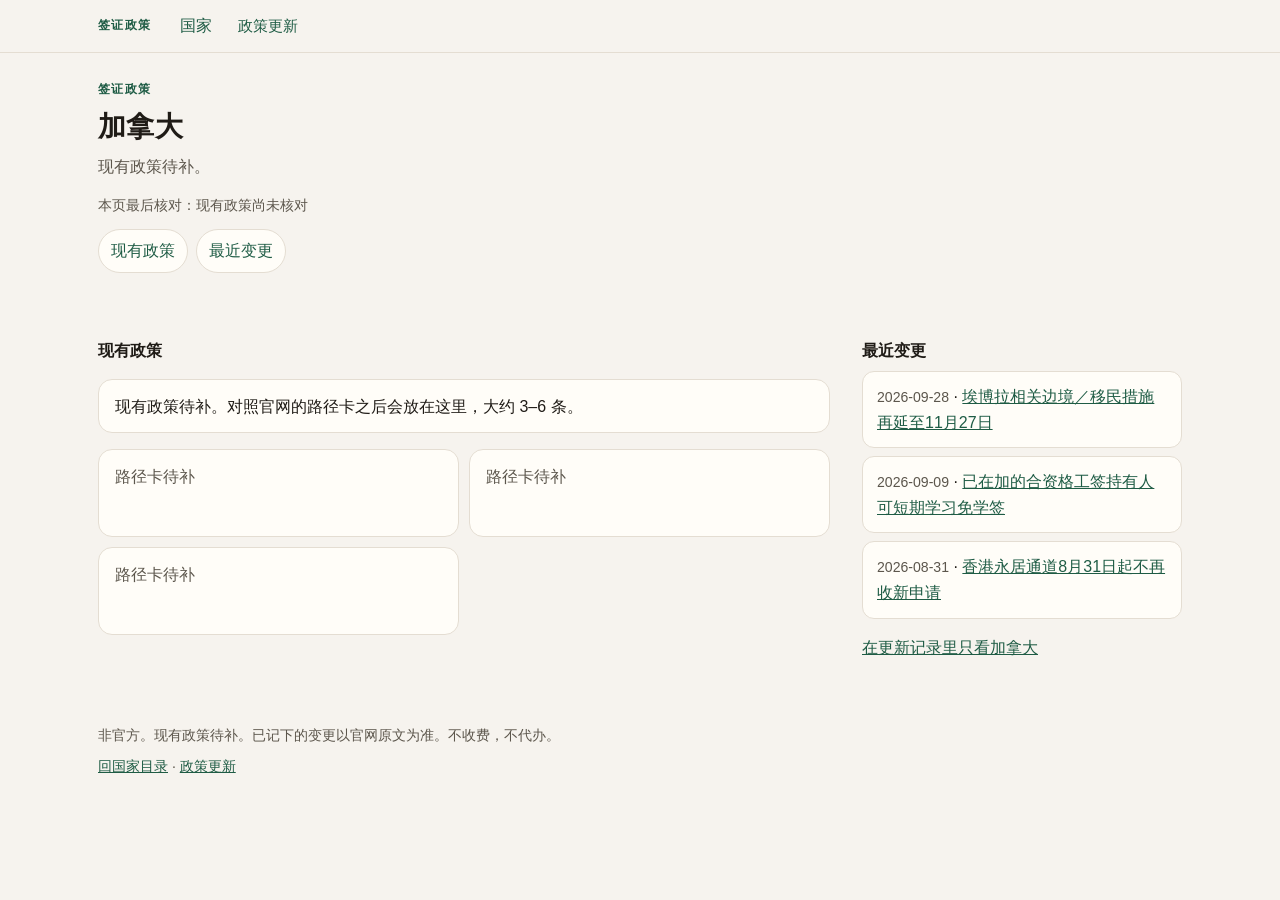
<file: jianada.html>
<!DOCTYPE html>
<html lang="zh-CN">
<head>
  <meta charset="utf-8">
  <meta name="viewport" content="width=device-width, initial-scale=1">
  <title>加拿大签证政策｜现有政策与官方变更</title>
  <meta name="description" content="加拿大现有签证政策待补。可先看已记下的官方变更。不收费，不代办。">
  <meta name="robots" content="index,follow">
  <link rel="canonical" href="https://visazc.com/jianada">
  <meta name="theme-color" content="#f6f3ee">
  <meta property="og:type" content="website">
  <meta property="og:locale" content="zh_CN">
  <meta property="og:site_name" content="签证政策">
  <meta property="og:title" content="加拿大签证政策｜现有政策与官方变更">
  <meta property="og:description" content="加拿大现有签证政策待补。可先看已记下的官方变更。">
  <meta property="og:url" content="https://visazc.com/jianada">
  <style>
    :root {
      --bg: #f6f3ee;
      --card: #fffdf8;
      --ink: #1f1b16;
      --muted: #5c564c;
      --line: #e4ddd2;
      --a: #1f5c45;
      --a2: #163d2e;
      --warn: #8a3b12;
      --warnbg: #f8e8d8;
      --chip: #fffdf8;
    }
    * { box-sizing: border-box; }
    html { -webkit-text-size-adjust: 100%; scroll-padding-top: 12px; }
    body {
      margin: 0;
      font: 16px/1.6 "Source Han Sans SC", "Noto Sans SC", "PingFang SC", "Hiragino Sans GB", "Microsoft YaHei", sans-serif;
      color: var(--ink);
      background: var(--bg);
    }
    a { color: var(--a); }
    .wrap { max-width: 42rem; margin: 0 auto; padding: 0 18px; }
    .topnav { border-bottom: 1px solid var(--line); background: var(--bg); }
    .topnav-inner {
      max-width: 42rem; margin: 0 auto; padding: 4px 18px;
      display: flex; flex-wrap: wrap; align-items: center; gap: 4px 18px;
    }
    .nav-brand {
      color: var(--a); font-weight: 600; letter-spacing: .12em; font-size: .78rem;
      text-decoration: none; min-height: 44px; display: inline-flex; align-items: center;
    }
    .nav-links { display: flex; flex-wrap: wrap; align-items: center; gap: 4px 6px; }
    .nav-links a, .nav-links .here, .nav-drop > summary {
      min-height: 44px; display: inline-flex; align-items: center; padding: 0 10px;
      border-radius: 8px; text-decoration: none; color: var(--a); font-size: .95rem;
    }
    .nav-links .here { color: var(--muted); font-weight: 600; }
    .nav-drop { position: relative; }
    .nav-drop > summary {
      list-style: none; cursor: pointer; font: inherit;
    }
    .nav-drop > summary::-webkit-details-marker { display: none; }
    .nav-drop[open] > summary { background: #eef6f2; }
    .nav-drop-list {
      position: absolute; left: 0; top: 100%; z-index: 5;
      min-width: 10rem; padding: 6px; margin: 0;
      background: var(--card); border: 1px solid var(--line); border-radius: 12px;
      box-shadow: 0 8px 24px rgba(31, 27, 22, .08);
    }
    .nav-drop-list a, .nav-drop-list .here {
      display: flex; min-height: 44px; align-items: center; padding: 0 12px;
      border-radius: 8px; text-decoration: none; color: var(--a);
    }
    .nav-drop-list .here { color: var(--muted); font-weight: 600; }
    header { padding: 22px 0 8px; }
    .brand {
      display: inline-block; font-size: .78rem; letter-spacing: .12em;
      color: var(--a); font-weight: 600; margin: 0 0 10px;
    }
    h1 { font-size: 1.72rem; line-height: 1.25; margin: 0 0 10px; letter-spacing: .01em; }
    .sub { color: var(--muted); margin: 0 0 14px; }
    .banner {
      margin: 0 0 8px; padding: 12px 14px; background: var(--warnbg);
      color: var(--warn); border-radius: 10px; font-size: .95rem;
    }
    .crumbs { color: var(--muted); font-size: .9rem; margin: 0 0 12px; }
    .crumbs a { text-decoration: none; }
    .checked { color: var(--muted); font-size: .9rem; margin: 0 0 12px; }
    .page-jump { display: flex; flex-wrap: wrap; gap: 8px; margin: 0 0 16px; }
    .page-jump a {
      min-height: 44px; display: inline-flex; align-items: center; padding: 0 12px;
      border: 1px solid var(--line); border-radius: 999px; background: var(--card);
      text-decoration: none;
    }
    .tools { display: flex; flex-wrap: wrap; gap: 8px; margin: 0 0 8px; }
    .btn-go, .go {
      display: inline-flex; align-items: center; justify-content: center;
      min-height: 44px; padding: 8px 14px; border-radius: 12px;
      font-weight: 600; text-decoration: none;
    }
    .btn-go {
      background: var(--a); border: 1px solid var(--a); color: #fff;
    }
    .btn-go.ghost {
      background: var(--card); border-color: var(--line); color: var(--a);
    }
    main { padding: 12px 0 48px; }
    .chips { display: flex; flex-wrap: wrap; gap: 8px; }
    .chip {
      font: inherit; min-height: 44px; border-radius: 999px;
      border: 1px solid var(--line); background: var(--chip); color: var(--ink);
      padding: 8px 14px; cursor: pointer;
      -webkit-tap-highlight-color: rgba(31, 92, 69, .12);
    }
    .chip.on { background: var(--a); border-color: var(--a); color: #fff; }
    .chip:active { transform: scale(.98); }
    .grid { display: grid; gap: 10px; }
    @media (min-width: 560px) { .grid { grid-template-columns: 1fr 1fr; } }
    .vcard, .ccard, .visa, .note, .item, .slot {
      background: var(--card); border: 1px solid var(--line);
      border-radius: 14px; padding: 14px 16px 12px;
    }
    .ccard h2, .vcard h2, .visa h2 { margin: 0 0 6px; font-size: 1.08rem; line-height: 1.35; }
    .one { margin: 0 0 10px; color: var(--muted); font-size: .95rem; }
    .tag {
      display: inline-block; font-size: .72rem; font-weight: 600;
      padding: 3px 8px; border-radius: 999px; border: 1px solid var(--line);
      color: var(--muted); line-height: 1.4; margin: 0 6px 10px 0;
    }
    .tag.ok { color: var(--a); border-color: #b7d2c6; background: #eef6f2; }
    .tag.no { color: var(--warn); border-color: #e4c4ae; background: var(--warnbg); }
    .code {
      display: inline-block; font-size: .72rem; font-weight: 700; letter-spacing: .04em;
      padding: 2px 8px; border-radius: 999px; background: var(--a); color: #fff;
      vertical-align: middle; margin-right: 6px;
    }
    .code.dim { background: var(--muted); }
    .block { margin: 28px 0 0; }
    .block[hidden], .vcard[hidden] { display: none; }
    .q { margin: 22px 0 0; }
    .q h2, .block h2 { font-size: 1.02rem; margin: 0 0 8px; }
    .changelist { list-style: none; padding: 0; margin: 0; }
    .changelist li {
      background: var(--card); border: 1px solid var(--line); border-radius: 12px;
      padding: 12px 14px; margin: 0 0 8px;
    }
    .changelist .meta { color: var(--muted); font-size: .88rem; }
    .soon, .change-bar {
      margin: 0 0 10px; padding: 8px 10px; background: var(--warnbg);
      color: var(--warn); border-radius: 10px; font-size: .9rem;
    }
    .soon a, .change-bar a { color: var(--warn); font-weight: 600; }
    .day { margin: 0 0 22px; }
    .day h2 { font-size: 1.02rem; margin: 0 0 10px; }
    .item { border-radius: 12px; margin: 0 0 10px; }
    .item h3 { font-size: 1rem; margin: 0 0 6px; }
    .meta { color: var(--muted); font-size: .88rem; margin: 0 0 8px; }
    .item p { margin: 0 0 8px; }
    .item p:last-child { margin-bottom: 0; }
    .affect { font-size: .9rem; }
    .empty { color: var(--muted); }
    .slot { min-height: 5.5rem; color: var(--muted); }
    details.fold {
      background: var(--card); border: 1px solid var(--line);
      border-radius: 12px; padding: 0 14px; margin: 16px 0 0;
    }
    details.fold > summary {
      min-height: 48px; display: flex; align-items: center;
      cursor: pointer; font-weight: 600; list-style: none;
    }
    details.fold > summary::-webkit-details-marker { display: none; }
    details.fold .grid { margin: 0 0 14px; }
    footer { padding: 0 0 40px; color: var(--muted); font-size: .88rem; }
    footer p { margin: 0 0 8px; }
    footer a { word-break: break-all; }
    @media (min-width: 900px) {
      .wrap, .topnav-inner { max-width: 70rem; }
    }
/* Desktop width only. Phone keeps the existing 42rem single column. */
@media (min-width: 900px) {
  .wrap,
  .topnav-inner {
    max-width: 70rem;
  }

  /* Do not stretch a lone paragraph across ~1100px. */
  header .sub,
  header .banner,
  header .checked,
  .faq {
    max-width: 48rem;
  }

  /* Homepage recent-change cards: two wide, less empty than one skinny list. */
  .changelist {
    display: grid;
    grid-template-columns: 1fr 1fr;
    gap: 8px 10px;
  }
  .changelist li {
    margin: 0;
  }

  /* Country pages: policy + changes side by side. */
  .country-split {
    display: grid;
    grid-template-columns: minmax(0, 1fr) 20rem;
    gap: 0 32px;
    align-items: start;
  }
  .country-split .changelist {
    display: block;
  }
  .country-split .changelist li {
    margin: 0 0 8px;
  }

  /* /gengxin: change cards in two columns; country chips stay a wrap row. */
  .day {
    display: grid;
    grid-template-columns: 1fr 1fr;
    gap: 10px;
  }
  .day > h2 {
    grid-column: 1 / -1;
  }

  /* /qianzheng: TOC uses the wider wrap; long visa prose stays a readable measure. */
  .visa,
  main > .note {
    max-width: 46rem;
  }

  /* /h2: map beside a wider results list. */
  .h2-desk {
    display: grid;
    grid-template-columns: minmax(20rem, 28rem) minmax(0, 1fr);
    gap: 16px 24px;
    align-items: start;
  }
  .h2-desk .mapbox {
    margin-top: 0;
    position: sticky;
    top: 12px;
  }
  .h2-desk .map-wrap {
    height: 320px;
  }
  .h2-desk .results {
    margin-top: 0;
  }
}

  </style>
  <link rel="stylesheet" href="/layout.css">
</head>
<body>
  <nav class="topnav" aria-label="站点导航">
    <div class="topnav-inner">
      <a class="nav-brand" href="/">签证政策</a>
      <div class="nav-links">
        <details class="nav-drop">
          <summary>国家</summary>
          <div class="nav-drop-list">
            <a href="/#guojia">国家目录</a>
            <a href="/meiguo">美国</a>
            <span class="here">加拿大</span>
            <a href="/yingguo">英国</a>
            <a href="/aodaliya">澳大利亚</a>
          </div>
        </details>
        <a href="/gengxin">政策更新</a>
      </div>
    </div>
  </nav>
  <div class="wrap">
    <header>
      <p class="brand">签证政策</p>
      <h1>加拿大</h1>
      <p class="sub">现有政策待补。</p>
      <p class="checked">本页最后核对：现有政策尚未核对</p>
      <nav class="page-jump" aria-label="本页两块">
        <a href="#xianyou">现有政策</a>
        <a href="#biangeng">最近变更</a>
      </nav>
    </header>
    <main>
      <div class="country-split">
      <section class="block" id="xianyou">
        <h2>现有政策</h2>
        <p class="note">现有政策待补。对照官网的路径卡之后会放在这里，大约 3–6 条。</p>
        <div class="grid" aria-hidden="true">
          <div class="slot">路径卡待补</div>
          <div class="slot">路径卡待补</div>
          <div class="slot">路径卡待补</div>
        </div>
      </section>
      <section class="block" id="biangeng">
        <h2>最近变更</h2>
        <ul class="changelist">
        <li><span class="meta">2026-09-28</span> · <a href="/gengxin#c-40b57f3ca9">埃博拉相关边境／移民措施再延至11月27日</a></li>
        <li><span class="meta">2026-09-09</span> · <a href="/gengxin#c-420a92ce50">已在加的合资格工签持有人可短期学习免学签</a></li>
        <li><span class="meta">2026-08-31</span> · <a href="/gengxin#c-f24133ba00">香港永居通道8月31日起不再收新申请</a></li>
      </ul>
        <p><a href="/gengxin?country=ca">在更新记录里只看加拿大</a></p>
      </section>
      </div>
    </main>
    <footer>
      <p>非官方。现有政策待补。已记下的变更以官网原文为准。不收费，不代办。</p>
      <p><a href="/">回国家目录</a> · <a href="/gengxin">政策更新</a></p>
    </footer>
  </div>
</body>
</html>
</file>
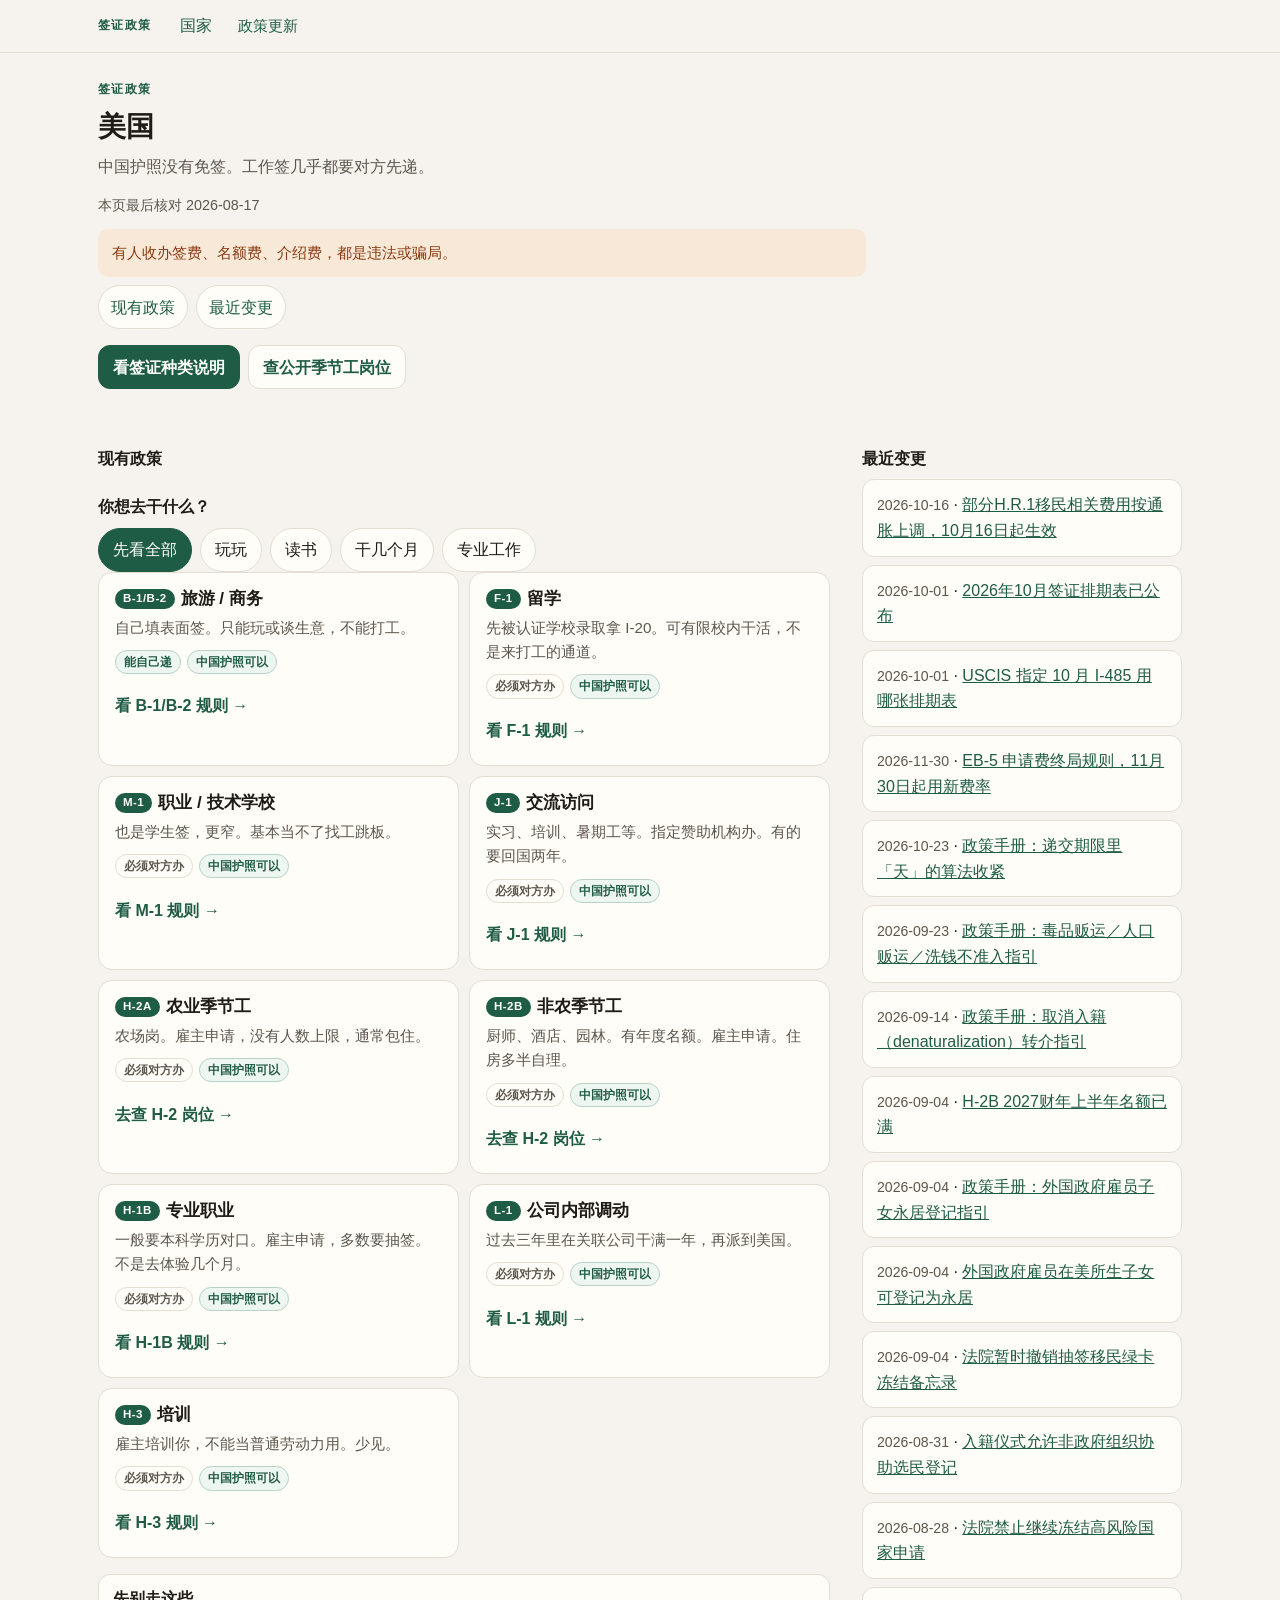
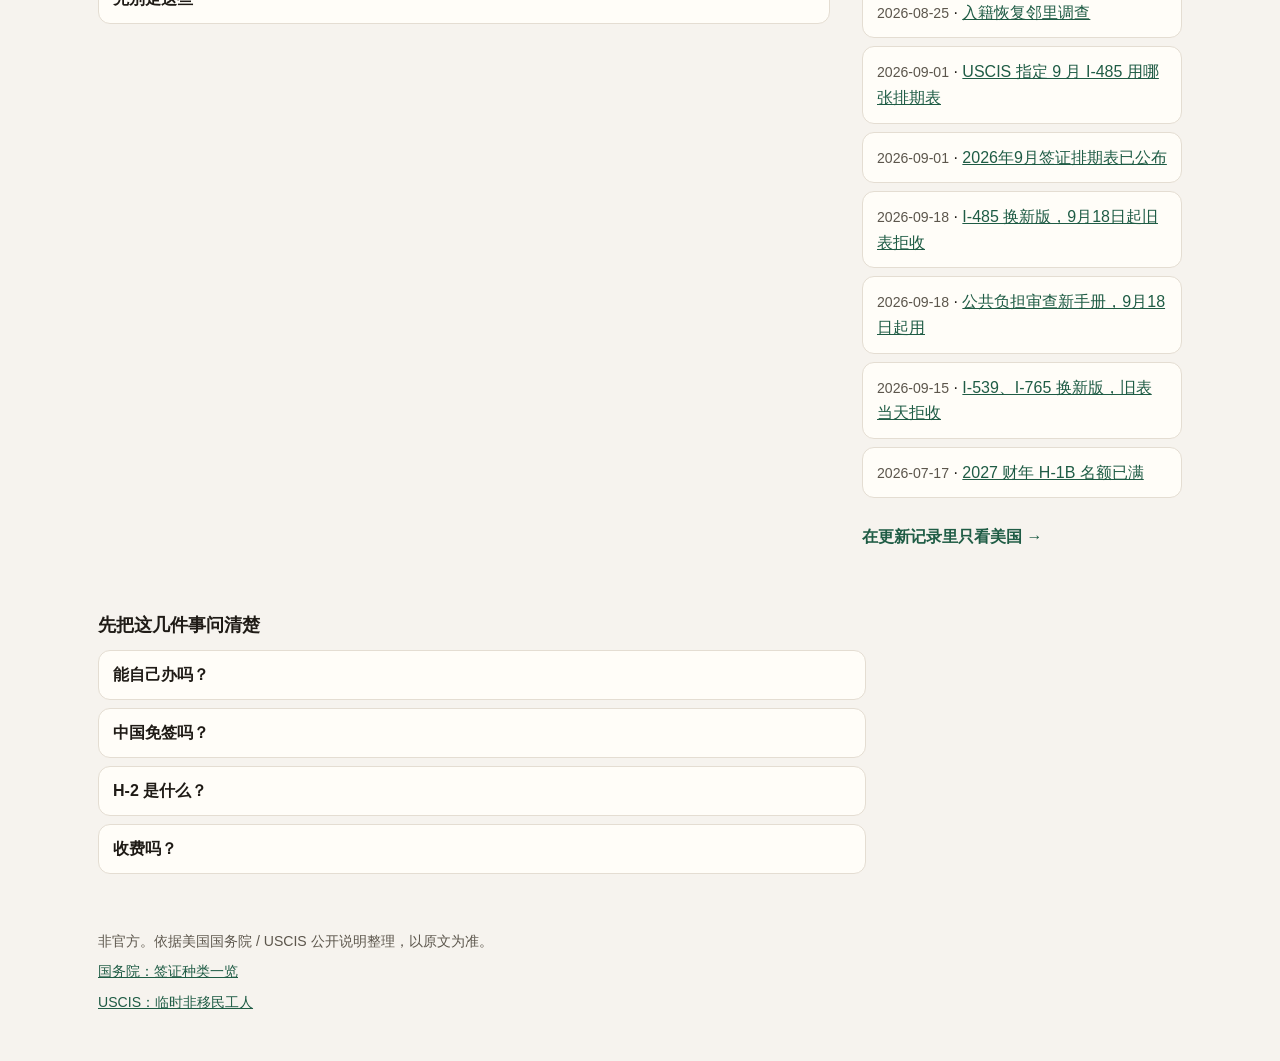
<file: meiguo.html>
<!DOCTYPE html>
<html lang="zh-CN">
<head>
  <meta charset="utf-8">
  <meta name="viewport" content="width=device-width, initial-scale=1">
  <title>美国签证政策｜现有政策与官方变更</title>
  <meta name="description" content="中国护照没有免签。工作签几乎都要对方先递。对照官网看美国现有政策和官方变更。不收费，不代办。">
  <meta name="keywords" content="美国签证,B1B2,F1留学,J1交流,H-2A,H-2B,H-1B,中国护照,免签,ESTA">
  <meta name="robots" content="index,follow">
  <link rel="canonical" href="https://visazc.com/meiguo">
  <meta name="theme-color" content="#f6f3ee">
  <meta property="og:type" content="website">
  <meta property="og:locale" content="zh_CN">
  <meta property="og:site_name" content="签证政策">
  <meta property="og:title" content="美国签证政策｜现有政策与官方变更">
  <meta property="og:description" content="中国护照没有免签。工作签几乎都要对方先递。对照官网看美国现有政策和官方变更。">
  <meta property="og:url" content="https://visazc.com/meiguo">
  <meta name="twitter:card" content="summary">
  <meta name="twitter:title" content="美国签证政策｜现有政策与官方变更">
  <meta name="twitter:description" content="中国护照没有免签。工作签几乎都要对方先递。对照官网看美国现有政策和官方变更。">
  <script type="application/ld+json">
  {"@context":"https://schema.org","@type":"FAQPage","mainEntity":[{"@type":"Question","name":"美国签证能自己办吗？","acceptedAnswer":{"@type":"Answer","text":"旅游签可以自己填 DS-160 去面签。想合法干活，几乎都要美国学校、交流项目或雇主先递件。你不能自己向移民局交一份工作签。"}},{"@type":"Question","name":"中国护照去美国免签吗？","acceptedAnswer":{"@type":"Answer","text":"没有。中国不在免签计划名单里，也办不了 ESTA。去玩也要先办 B 类签证。"}},{"@type":"Question","name":"H-2 是什么？","acceptedAnswer":{"@type":"Answer","text":"美国雇主招的季节工签证。农业是 H-2A，酒店厨师园林等是 H-2B。雇主向劳工部和移民局申请，你不能自己递。"}},{"@type":"Question","name":"这个网站收费吗？","acceptedAnswer":{"@type":"Answer","text":"不收费，也不代办。任何人向工人收办签费、名额费、介绍费，对 H-2 来说是违法的。"}}]}
  </script>
  <style>
    :root {
      --bg: #f6f3ee;
      --card: #fffdf8;
      --ink: #1f1b16;
      --muted: #5c564c;
      --line: #e4ddd2;
      --a: #1f5c45;
      --a2: #163d2e;
      --warn: #8a3b12;
      --warnbg: #f8e8d8;
      --chip: #fffdf8;
    }
    * { box-sizing: border-box; }
    html { -webkit-text-size-adjust: 100%; scroll-padding-top: 12px; }
    body {
      margin: 0;
      font: 16px/1.6 "Source Han Sans SC", "Noto Sans SC", "PingFang SC", "Hiragino Sans GB", "Microsoft YaHei", sans-serif;
      color: var(--ink);
      background: var(--bg);
    }
    a { color: var(--a); }
    .wrap { max-width: 42rem; margin: 0 auto; padding: 0 18px; }
    .topnav { border-bottom: 1px solid var(--line); background: var(--bg); }
    .topnav-inner {
      max-width: 42rem; margin: 0 auto; padding: 4px 18px;
      display: flex; flex-wrap: wrap; align-items: center; gap: 4px 18px;
    }
    .nav-brand {
      color: var(--a); font-weight: 600; letter-spacing: .12em; font-size: .78rem;
      text-decoration: none; min-height: 44px; display: inline-flex; align-items: center;
    }
    .nav-links { display: flex; flex-wrap: wrap; align-items: center; gap: 4px 6px; }
    .nav-links a, .nav-links .here, .nav-drop > summary {
      min-height: 44px; display: inline-flex; align-items: center; padding: 0 10px;
      border-radius: 8px; text-decoration: none; color: var(--a); font-size: .95rem;
    }
    .nav-links .here { color: var(--muted); font-weight: 600; }
    .nav-drop { position: relative; }
    .nav-drop > summary { list-style: none; cursor: pointer; font: inherit; }
    .nav-drop > summary::-webkit-details-marker { display: none; }
    .nav-drop[open] > summary { background: #eef6f2; }
    .nav-drop-list {
      position: absolute; left: 0; top: 100%; z-index: 5;
      min-width: 10rem; padding: 6px; margin: 0;
      background: var(--card); border: 1px solid var(--line); border-radius: 12px;
      box-shadow: 0 8px 24px rgba(31, 27, 22, .08);
    }
    .nav-drop-list a, .nav-drop-list .here {
      display: flex; min-height: 44px; align-items: center; padding: 0 12px;
      border-radius: 8px; text-decoration: none; color: var(--a);
    }
    .nav-drop-list .here { color: var(--muted); font-weight: 600; }
    header { padding: 22px 0 8px; }
    .brand {
      display: inline-block; font-size: .78rem; letter-spacing: .12em;
      color: var(--a); font-weight: 600; margin: 0 0 10px;
    }
    h1 { font-size: 1.72rem; line-height: 1.25; margin: 0 0 10px; letter-spacing: .01em; }
    .sub { color: var(--muted); margin: 0 0 14px; }
    .banner {
      margin: 0 0 8px; padding: 12px 14px; background: var(--warnbg);
      color: var(--warn); border-radius: 10px; font-size: .95rem;
    }
    .checked { color: var(--muted); font-size: .9rem; margin: 0 0 12px; }
    .page-jump { display: flex; flex-wrap: wrap; gap: 8px; margin: 0 0 16px; }
    .page-jump a {
      min-height: 44px; display: inline-flex; align-items: center; padding: 0 12px;
      border: 1px solid var(--line); border-radius: 999px; background: var(--card);
      text-decoration: none;
    }
    .tools { display: flex; flex-wrap: wrap; gap: 8px; margin: 0 0 8px; }
    .btn-go {
      display: inline-flex; align-items: center; justify-content: center;
      min-height: 44px; padding: 8px 14px; border-radius: 12px;
      font-weight: 600; text-decoration: none;
      background: var(--a); border: 1px solid var(--a); color: #fff;
    }
    .btn-go.ghost {
      background: var(--card); border-color: var(--line); color: var(--a);
    }
    main { padding: 12px 0 48px; }
    .q { margin: 22px 0 0; }
    .q h2, .block h2 { font-size: 1.02rem; margin: 0 0 8px; }
    .chips { display: flex; flex-wrap: wrap; gap: 8px; }
    .chip {
      font: inherit; min-height: 44px; border-radius: 999px;
      border: 1px solid var(--line); background: var(--chip); color: var(--ink);
      padding: 8px 14px; cursor: pointer;
      -webkit-tap-highlight-color: rgba(31, 92, 69, .12);
    }
    .chip.on { background: var(--a); border-color: var(--a); color: #fff; }
    .chip:active { transform: scale(.98); }
    .grid { display: grid; gap: 10px; }
    @media (min-width: 560px) { .grid { grid-template-columns: 1fr 1fr; } }
    .vcard {
      background: var(--card); border: 1px solid var(--line);
      border-radius: 14px; padding: 14px 16px 12px;
    }
    .vcard h2 { margin: 0 0 6px; font-size: 1.08rem; line-height: 1.35; }
    .code {
      display: inline-block; font-size: .72rem; font-weight: 700; letter-spacing: .04em;
      padding: 2px 8px; border-radius: 999px; background: var(--a); color: #fff;
      vertical-align: middle; margin-right: 6px;
    }
    .code.dim { background: var(--muted); }
    .one { margin: 0 0 10px; color: var(--muted); font-size: .95rem; }
    .tags { display: flex; flex-wrap: wrap; gap: 6px; margin: 0 0 10px; }
    .tag {
      display: inline-block; font-size: .72rem; font-weight: 600;
      padding: 3px 8px; border-radius: 999px; border: 1px solid var(--line);
      color: var(--muted); line-height: 1.4;
    }
    .tag.ok { color: var(--a); border-color: #b7d2c6; background: #eef6f2; }
    .tag.no { color: var(--warn); border-color: #e4c4ae; background: var(--warnbg); }
    .go {
      display: inline-flex; align-items: center; min-height: 44px;
      font-weight: 600; text-decoration: none;
    }
    .soon {
      margin: 0 0 10px; padding: 8px 10px; background: var(--warnbg);
      color: var(--warn); border-radius: 10px; font-size: .9rem;
    }
    .soon a { color: var(--warn); font-weight: 600; }
    .block { margin: 28px 0 0; }
    .block[hidden], .vcard[hidden] { display: none; }
    details.fold {
      background: var(--card); border: 1px solid var(--line);
      border-radius: 12px; padding: 0 14px; margin: 16px 0 0;
    }
    details.fold > summary {
      min-height: 48px; display: flex; align-items: center;
      cursor: pointer; font-weight: 600; list-style: none;
    }
    details.fold > summary::-webkit-details-marker { display: none; }
    details.fold .grid { margin: 0 0 14px; }
    .changelist { list-style: none; padding: 0; margin: 0 0 8px; }
    .changelist li {
      background: var(--card); border: 1px solid var(--line); border-radius: 12px;
      padding: 12px 14px; margin: 0 0 8px;
    }
    .changelist .meta { color: var(--muted); font-size: .88rem; }
    .faq { margin-top: 36px; }
    .faq h2 { font-size: 1.15rem; margin: 0 0 10px; }
    details.faq-item {
      background: var(--card); border: 1px solid var(--line);
      border-radius: 12px; padding: 0 14px; margin-bottom: 8px;
    }
    details.faq-item summary {
      min-height: 48px; display: flex; align-items: center;
      cursor: pointer; font-weight: 600; list-style: none;
    }
    details.faq-item summary::-webkit-details-marker { display: none; }
    details.faq-item p { margin: 0 0 14px; color: var(--muted); }
    footer { padding: 0 0 40px; color: var(--muted); font-size: .88rem; }
    footer p { margin: 0 0 8px; }
    footer a { word-break: break-all; }
    @media (min-width: 900px) {
      .wrap, .topnav-inner { max-width: 70rem; }
    }
  </style>
  <link rel="stylesheet" href="/layout.css">
</head>
<body>
  <nav class="topnav" aria-label="站点导航">
    <div class="topnav-inner">
      <a class="nav-brand" href="/">签证政策</a>
      <div class="nav-links">
        <details class="nav-drop">
          <summary>国家</summary>
          <div class="nav-drop-list">
            <a href="/#guojia">国家目录</a>
            <span class="here">美国</span>
            <a href="/jianada">加拿大</a>
            <a href="/yingguo">英国</a>
            <a href="/aodaliya">澳大利亚</a>
          </div>
        </details>
        <a href="/gengxin">政策更新</a>
      </div>
    </div>
  </nav>
  <div class="wrap">
    <header>
      <p class="brand">签证政策</p>
      <h1>美国</h1>
      <p class="sub">中国护照没有免签。工作签几乎都要对方先递。</p>
      <p class="checked"><!--gengxin:checked-->
本页最后核对 2026-08-17
      <!--/gengxin:checked--></p>
      <div class="banner">有人收办签费、名额费、介绍费，都是违法或骗局。</div>
      <nav class="page-jump" aria-label="本页两块">
        <a href="#xianyou">现有政策</a>
        <a href="#biangeng">最近变更</a>
      </nav>
      <p class="tools">
        <a class="btn-go" href="/qianzheng">看签证种类说明</a>
        <a class="btn-go ghost" href="/h2">查公开季节工岗位</a>
      </p>
    </header>

    <main>
      <div class="country-split">
      <section class="block" id="xianyou">
        <h2>现有政策</h2>
        <section class="q" aria-labelledby="q-goal">
          <h2 id="q-goal">你想去干什么？</h2>
          <div class="chips" id="goal-chips">
            <button type="button" class="chip on" aria-pressed="true" data-goal="all">先看全部</button>
            <button type="button" class="chip" aria-pressed="false" data-goal="play">玩玩</button>
            <button type="button" class="chip" aria-pressed="false" data-goal="study">读书</button>
            <button type="button" class="chip" aria-pressed="false" data-goal="season">干几个月</button>
            <button type="button" class="chip" aria-pressed="false" data-goal="pro">专业工作</button>
          </div>
        </section>

        <div class="grid" id="can-grid">
          <article class="vcard" data-goal="play">
            <h2><span class="code">B-1/B-2</span>旅游 / 商务</h2>
            <!--gengxin:soon:qianzheng#b2--><!--/gengxin:soon:qianzheng#b2-->
            <p class="one">自己填表面签。只能玩或谈生意，不能打工。</p>
            <p class="tags"><span class="tag ok">能自己递</span><span class="tag ok">中国护照可以</span></p>
            <a class="go" href="/qianzheng#b2">看 B-1/B-2 规则 →</a>
          </article>
          <article class="vcard" data-goal="study">
            <h2><span class="code">F-1</span>留学</h2>
            <!--gengxin:soon:qianzheng#f1--><!--/gengxin:soon:qianzheng#f1-->
            <p class="one">先被认证学校录取拿 I-20。可有限校内干活，不是来打工的通道。</p>
            <p class="tags"><span class="tag">必须对方办</span><span class="tag ok">中国护照可以</span></p>
            <a class="go" href="/qianzheng#f1">看 F-1 规则 →</a>
          </article>
          <article class="vcard" data-goal="study">
            <h2><span class="code">M-1</span>职业 / 技术学校</h2>
            <!--gengxin:soon:qianzheng#m1--><!--/gengxin:soon:qianzheng#m1-->
            <p class="one">也是学生签，更窄。基本当不了找工跳板。</p>
            <p class="tags"><span class="tag">必须对方办</span><span class="tag ok">中国护照可以</span></p>
            <a class="go" href="/qianzheng#m1">看 M-1 规则 →</a>
          </article>
          <article class="vcard" data-goal="study season">
            <h2><span class="code">J-1</span>交流访问</h2>
            <!--gengxin:soon:qianzheng#j1--><!--/gengxin:soon:qianzheng#j1-->
            <p class="one">实习、培训、暑期工等。指定赞助机构办。有的要回国两年。</p>
            <p class="tags"><span class="tag">必须对方办</span><span class="tag ok">中国护照可以</span></p>
            <a class="go" href="/qianzheng#j1">看 J-1 规则 →</a>
          </article>
          <article class="vcard" data-goal="season">
            <h2><span class="code">H-2A</span>农业季节工</h2>
            <!--gengxin:soon:qianzheng#h2a--><!--/gengxin:soon:qianzheng#h2a-->
            <p class="one">农场岗。雇主申请，没有人数上限，通常包住。</p>
            <p class="tags"><span class="tag">必须对方办</span><span class="tag ok">中国护照可以</span></p>
            <a class="go" href="/h2">去查 H-2 岗位 →</a>
          </article>
          <article class="vcard" data-goal="season">
            <h2><span class="code">H-2B</span>非农季节工</h2>
            <!--gengxin:soon:qianzheng#h2b--><!--/gengxin:soon:qianzheng#h2b-->
            <p class="one">厨师、酒店、园林。有年度名额。雇主申请。住房多半自理。</p>
            <p class="tags"><span class="tag">必须对方办</span><span class="tag ok">中国护照可以</span></p>
            <a class="go" href="/h2">去查 H-2 岗位 →</a>
          </article>
          <article class="vcard" data-goal="pro">
            <h2><span class="code">H-1B</span>专业职业</h2>
            <!--gengxin:soon:qianzheng#h1b--><!--/gengxin:soon:qianzheng#h1b-->
            <p class="one">一般要本科学历对口。雇主申请，多数要抽签。不是去体验几个月。</p>
            <p class="tags"><span class="tag">必须对方办</span><span class="tag ok">中国护照可以</span></p>
            <a class="go" href="/qianzheng#h1b">看 H-1B 规则 →</a>
          </article>
          <article class="vcard" data-goal="pro">
            <h2><span class="code">L-1</span>公司内部调动</h2>
            <!--gengxin:soon:qianzheng#l1--><!--/gengxin:soon:qianzheng#l1-->
            <p class="one">过去三年里在关联公司干满一年，再派到美国。</p>
            <p class="tags"><span class="tag">必须对方办</span><span class="tag ok">中国护照可以</span></p>
            <a class="go" href="/qianzheng#l1">看 L-1 规则 →</a>
          </article>
          <article class="vcard" data-goal="pro">
            <h2><span class="code">H-3</span>培训</h2>
            <!--gengxin:soon:qianzheng#h3--><!--/gengxin:soon:qianzheng#h3-->
            <p class="one">雇主培训你，不能当普通劳动力用。少见。</p>
            <p class="tags"><span class="tag">必须对方办</span><span class="tag ok">中国护照可以</span></p>
            <a class="go" href="/qianzheng#h3">看 H-3 规则 →</a>
          </article>
        </div>

        <details class="fold" id="skip-these">
          <summary>先别走这些</summary>
          <div class="grid">
            <article class="vcard" data-goal="play">
              <h2><span class="code dim">ESTA</span>免签计划</h2>
              <p class="one">电子旅行许可。中国不在名单里。</p>
              <p class="tags"><span class="tag ok">能自己递</span><span class="tag no">基本办不了</span></p>
              <a class="go" href="/qianzheng#esta">看 ESTA 说明 →</a>
            </article>
            <article class="vcard" data-goal="pro">
              <h2><span class="code dim">E-1/E-2</span>条约商人 / 投资人</h2>
              <p class="one">要条约国国籍。中国不是。</p>
              <p class="tags"><span class="tag ok">能自己递</span><span class="tag no">基本办不了</span></p>
              <a class="go" href="/qianzheng#e1e2">看 E-1/E-2 说明 →</a>
            </article>
            <article class="vcard" data-goal="pro">
              <h2><span class="code dim">E-3</span>澳大利亚专业工作</h2>
              <p class="one">只给澳大利亚公民。</p>
              <p class="tags"><span class="tag ok">能自己递</span><span class="tag no">基本办不了</span></p>
              <a class="go" href="/qianzheng#e3">看 E-3 说明 →</a>
            </article>
            <article class="vcard" data-goal="pro">
              <h2><span class="code dim">TN</span>加墨专业工作</h2>
              <p class="one">只给加拿大、墨西哥公民。</p>
              <p class="tags"><span class="tag ok">能自己递</span><span class="tag no">基本办不了</span></p>
              <a class="go" href="/qianzheng#tn">看 TN 说明 →</a>
            </article>
            <article class="vcard" data-goal="pro">
              <h2><span class="code dim">H-1B1</span>智利 / 新加坡</h2>
              <p class="one">自由贸易协定名额，中国护照走不了。</p>
              <p class="tags"><span class="tag">必须对方办</span><span class="tag no">基本办不了</span></p>
              <a class="go" href="/qianzheng#h1b1">看 H-1B1 说明 →</a>
            </article>
            <article class="vcard" data-goal="pro">
              <h2><span class="code dim">O-1 / P / R-1</span>杰出 / 演艺 / 宗教</h2>
              <p class="one">门槛特定。不是普通人先想的路。</p>
              <p class="tags"><span class="tag">必须对方办</span><span class="tag ok">中国护照可以</span></p>
              <a class="go" href="/qianzheng#o1">看 O-1 说明 →</a>
            </article>
            <article class="vcard" data-goal="all">
              <h2><span class="code dim">K-1</span>未婚夫妻</h2>
              <p class="one">美国公民的未婚夫/妻。不是旅游，也不是工作。</p>
              <p class="tags"><span class="tag">必须对方办</span><span class="tag ok">中国护照可以</span></p>
              <a class="go" href="/qianzheng#k1">看 K-1 说明 →</a>
            </article>
            <article class="vcard" data-goal="pro">
              <h2><span class="code dim">EB</span>移民绿卡</h2>
              <p class="one">那是拿绿卡，不是短期签证。另一套规则。</p>
              <p class="tags"><span class="tag">必须对方办</span><span class="tag ok">中国护照可以</span></p>
              <a class="go" href="/qianzheng#eb">看绿卡说明 →</a>
            </article>
          </div>
        </details>
      </section>

      <section class="block" id="biangeng">
        <h2>最近变更</h2>
      <!--gengxin:country-->
<ul class="changelist">
        <li><span class="meta">2026-10-16</span> · <a href="/gengxin#c-14f7de39ef">部分H.R.1移民相关费用按通胀上调，10月16日起生效</a></li>
        <li><span class="meta">2026-10-01</span> · <a href="/gengxin#c-69c25d1a3a">2026年10月签证排期表已公布</a></li>
        <li><span class="meta">2026-10-01</span> · <a href="/gengxin#c-3e1f77bb6f">USCIS 指定 10 月 I-485 用哪张排期表</a></li>
        <li><span class="meta">2026-11-30</span> · <a href="/gengxin#c-e327f2652a">EB-5 申请费终局规则，11月30日起用新费率</a></li>
        <li><span class="meta">2026-10-23</span> · <a href="/gengxin#c-f43e0e1eac">政策手册：递交期限里「天」的算法收紧</a></li>
        <li><span class="meta">2026-09-23</span> · <a href="/gengxin#c-b2f7ede527">政策手册：毒品贩运／人口贩运／洗钱不准入指引</a></li>
        <li><span class="meta">2026-09-14</span> · <a href="/gengxin#c-11fce99ab0">政策手册：取消入籍（denaturalization）转介指引</a></li>
        <li><span class="meta">2026-09-04</span> · <a href="/gengxin#c-3fda5230bc">H-2B 2027财年上半年名额已满</a></li>
        <li><span class="meta">2026-09-04</span> · <a href="/gengxin#c-c70879820a">政策手册：外国政府雇员子女永居登记指引</a></li>
        <li><span class="meta">2026-09-04</span> · <a href="/gengxin#c-8efee87ee0">外国政府雇员在美所生子女可登记为永居</a></li>
        <li><span class="meta">2026-09-04</span> · <a href="/gengxin#c-b678de4ec0">法院暂时撤销抽签移民绿卡冻结备忘录</a></li>
        <li><span class="meta">2026-08-31</span> · <a href="/gengxin#c-49aff849ca">入籍仪式允许非政府组织协助选民登记</a></li>
        <li><span class="meta">2026-08-28</span> · <a href="/gengxin#c-32be9f9dea">法院禁止继续冻结高风险国家申请</a></li>
        <li><span class="meta">2026-08-25</span> · <a href="/gengxin#c-c5e7564b53">入籍恢复邻里调查</a></li>
        <li><span class="meta">2026-09-01</span> · <a href="/gengxin#c-013a4514bf">USCIS 指定 9 月 I-485 用哪张排期表</a></li>
        <li><span class="meta">2026-09-01</span> · <a href="/gengxin#c-5df3755d74">2026年9月签证排期表已公布</a></li>
        <li><span class="meta">2026-09-18</span> · <a href="/gengxin#c-ee9260999d">I-485 换新版，9月18日起旧表拒收</a></li>
        <li><span class="meta">2026-09-18</span> · <a href="/gengxin#c-75c538a482">公共负担审查新手册，9月18日起用</a></li>
        <li><span class="meta">2026-09-15</span> · <a href="/gengxin#c-290860faba">I-539、I-765 换新版，旧表当天拒收</a></li>
        <li><span class="meta">2026-07-17</span> · <a href="/gengxin#c-0268ca7ba4">2027 财年 H-1B 名额已满</a></li>
      </ul>
      <!--/gengxin:country-->
        <p><a class="go" href="/gengxin?country=us">在更新记录里只看美国 →</a></p>
      </section>
      </div>

      <section class="faq">
        <h2>先把这几件事问清楚</h2>
        <details class="faq-item">
          <summary>能自己办吗？</summary>
          <p>旅游签可以自己填 DS-160 去面签。想合法干活，几乎都要美国学校、交流项目或雇主先递件。你不能自己向移民局交一份工作签。</p>
        </details>
        <details class="faq-item">
          <summary>中国免签吗？</summary>
          <p>没有。中国不在免签计划名单里，也办不了 ESTA。去玩也要先办 B 类签证。</p>
        </details>
        <details class="faq-item">
          <summary>H-2 是什么？</summary>
          <p>美国雇主招的季节工签证。农业是 H-2A，酒店厨师园林等是 H-2B。雇主向劳工部和移民局申请，你不能自己递。</p>
        </details>
        <details class="faq-item">
          <summary>收费吗？</summary>
          <p>本站不收费，也不代办。任何人向工人收办签费、名额费、介绍费，对 H-2 来说是违法的。</p>
        </details>
      </section>
    </main>

    <footer>
      <p>非官方。依据美国国务院 / USCIS 公开说明整理，以原文为准。</p>
      <p><a href="https://travel.state.gov/content/travel/en/us-visas/visa-information-resources/all-visa-categories.html">国务院：签证种类一览</a></p>
      <p><a href="https://www.uscis.gov/working-in-the-united-states/temporary-nonimmigrant-workers">USCIS：临时非移民工人</a></p>
    </footer>
  </div>
  <script>
    (function () {
      var chips = document.getElementById("goal-chips");
      if (!chips) return;
      chips.addEventListener("click", function (e) {
        var btn = e.target.closest ? e.target.closest(".chip") : null;
        if (!btn) return;
        var goal = btn.getAttribute("data-goal") || "all";
        var all = chips.querySelectorAll(".chip");
        var i;
        for (i = 0; i < all.length; i++) {
          var on = all[i] === btn;
          if (on) all[i].classList.add("on");
          else all[i].classList.remove("on");
          all[i].setAttribute("aria-pressed", on ? "true" : "false");
        }
        var cards = document.querySelectorAll("#can-grid .vcard");
        for (i = 0; i < cards.length; i++) {
          var g = cards[i].getAttribute("data-goal") || "";
          cards[i].hidden = !(goal === "all" || g.indexOf(goal) !== -1);
        }
        var extra = document.querySelectorAll("#skip-these .vcard");
        var extraShown = 0;
        for (i = 0; i < extra.length; i++) {
          var eg = extra[i].getAttribute("data-goal") || "";
          var show = goal === "all" || eg === "all" || eg.indexOf(goal) !== -1;
          extra[i].hidden = !show;
          if (show) extraShown += 1;
        }
        var fold = document.getElementById("skip-these");
        if (fold) fold.hidden = extraShown === 0;
      });
    })();
  </script>
</body>
</html>
</file>
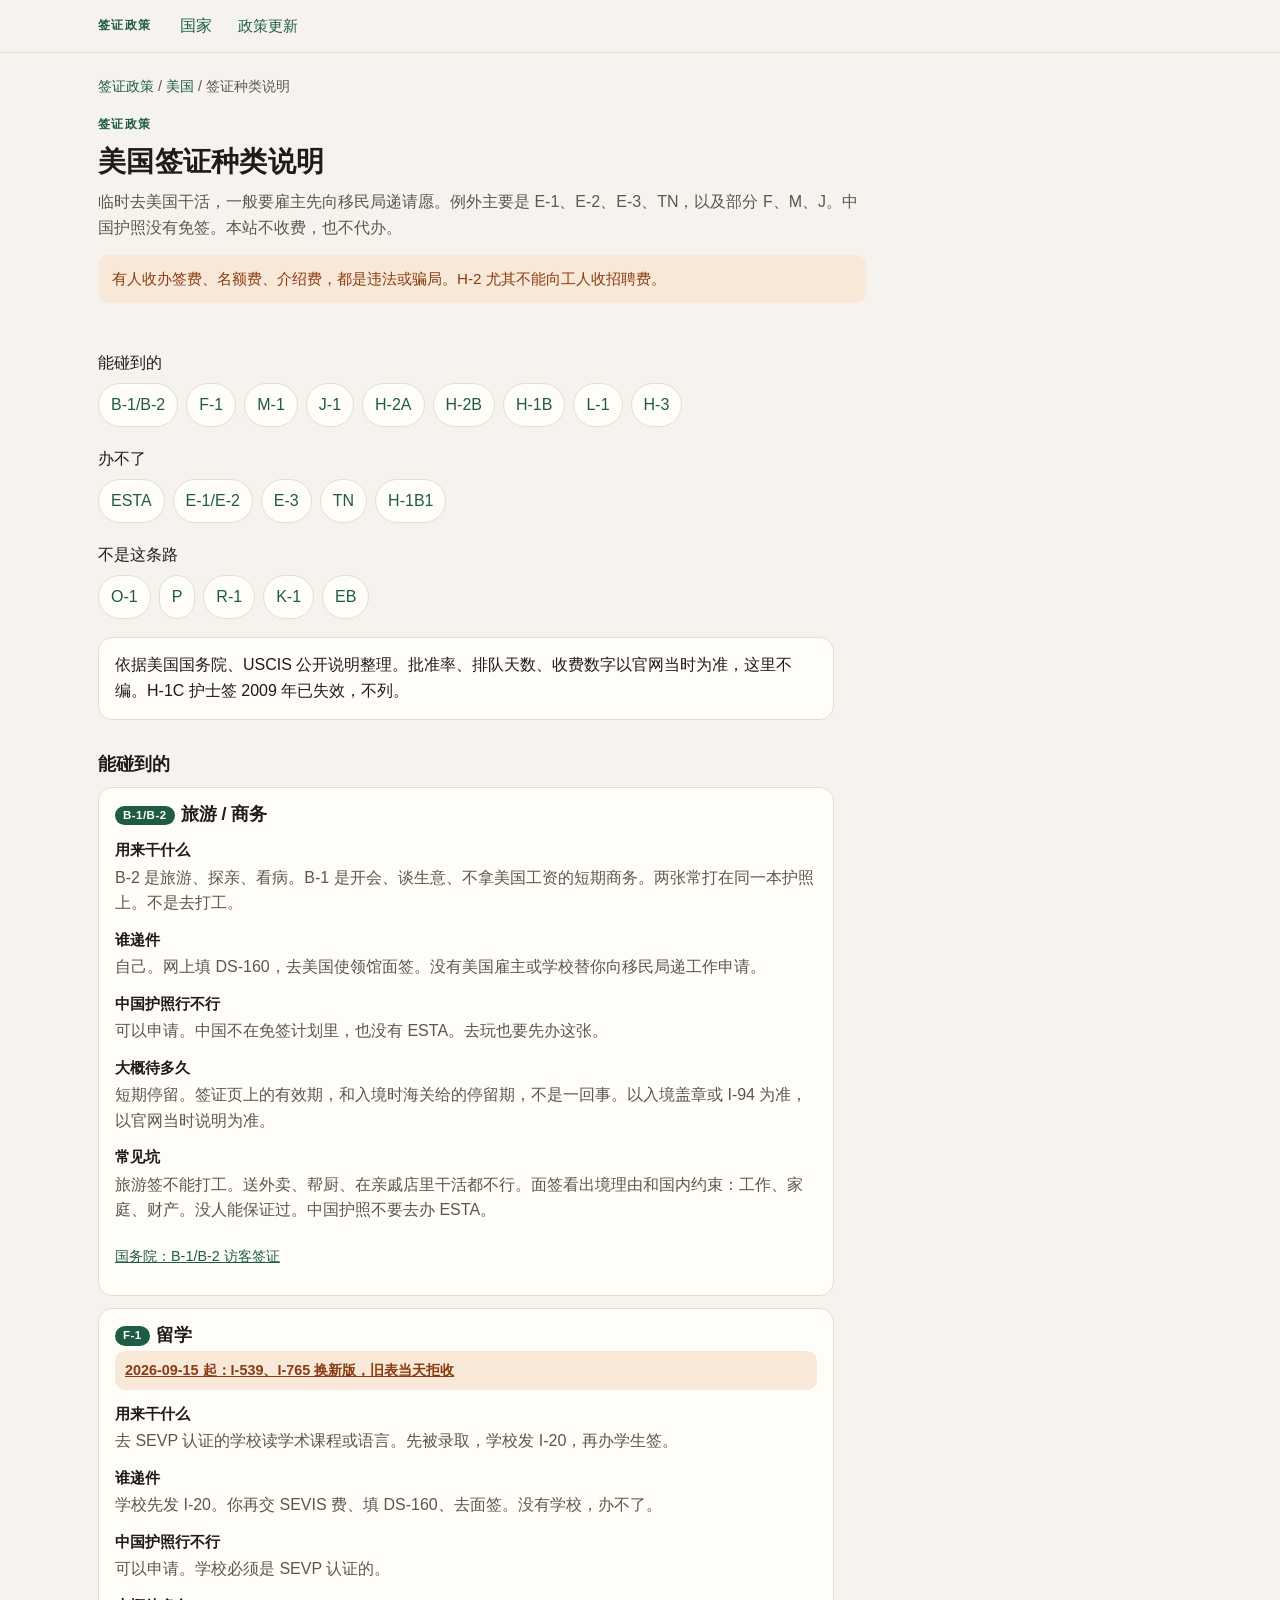
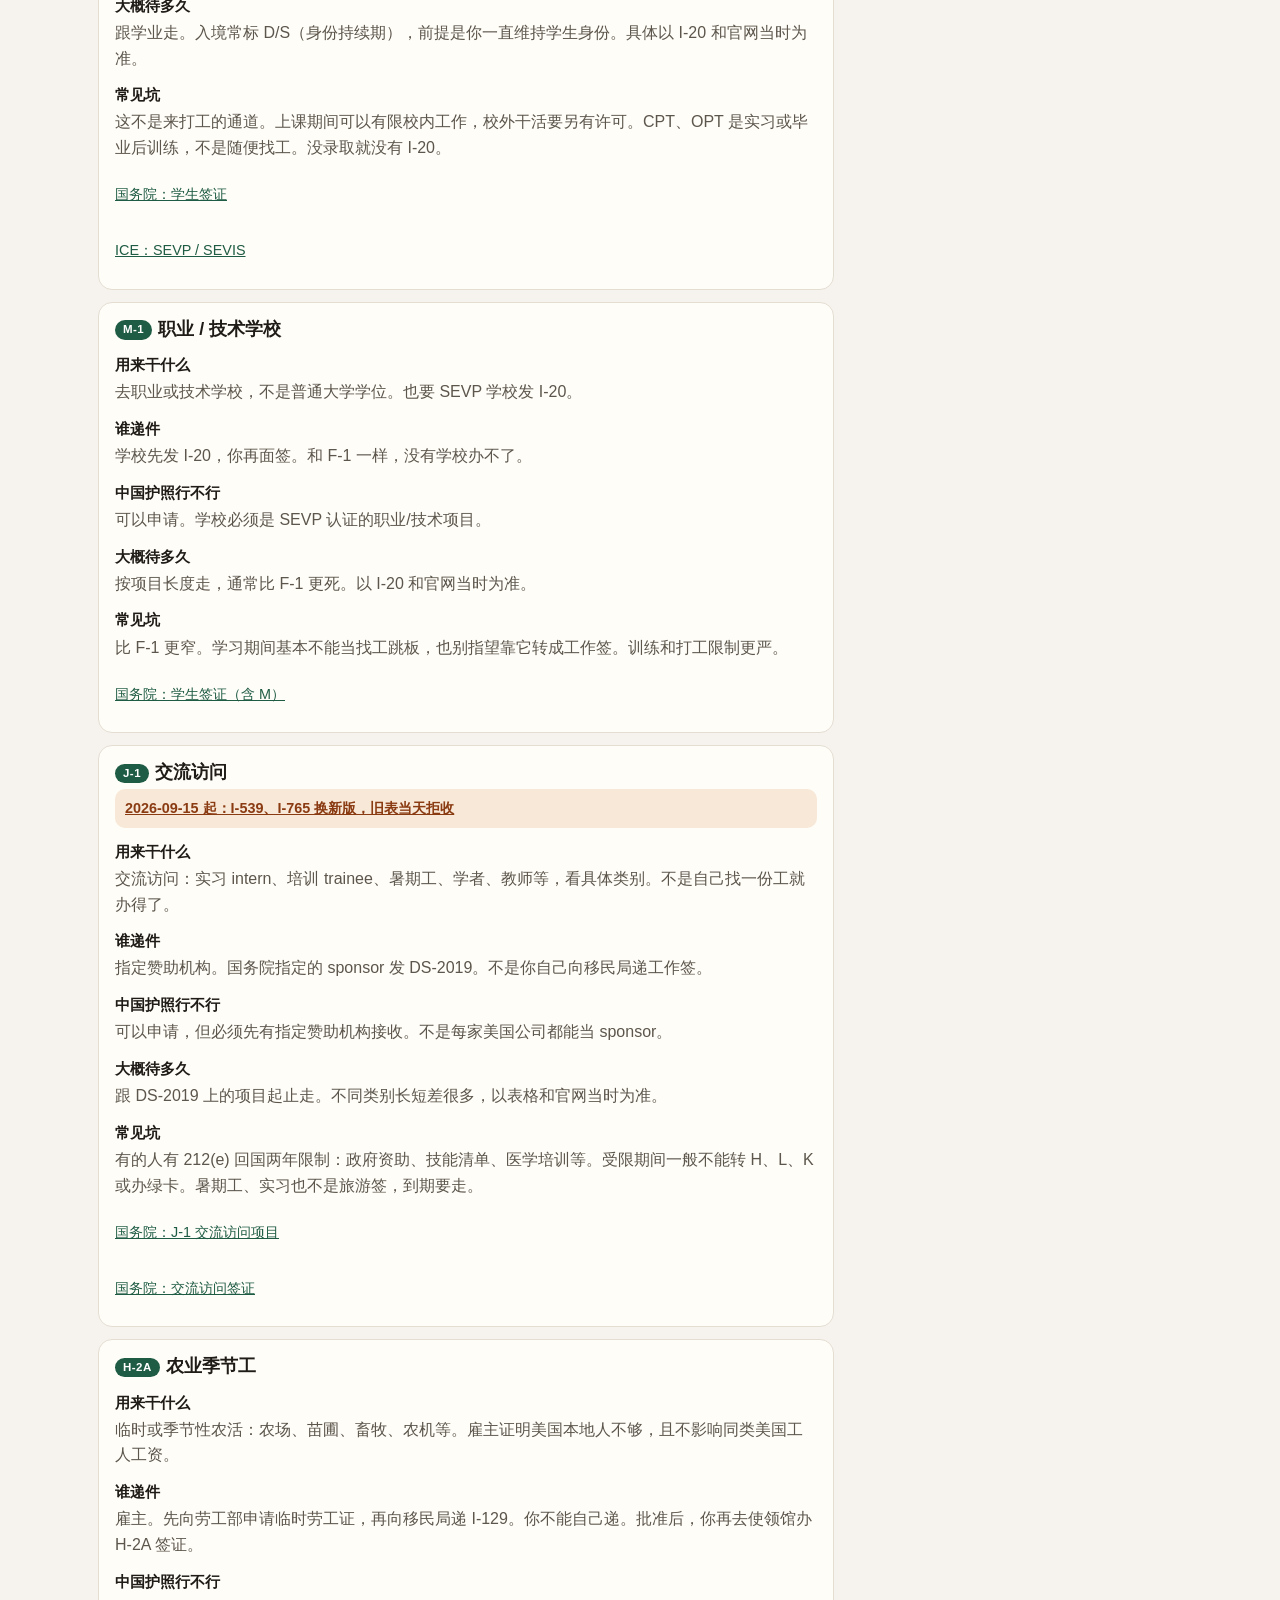
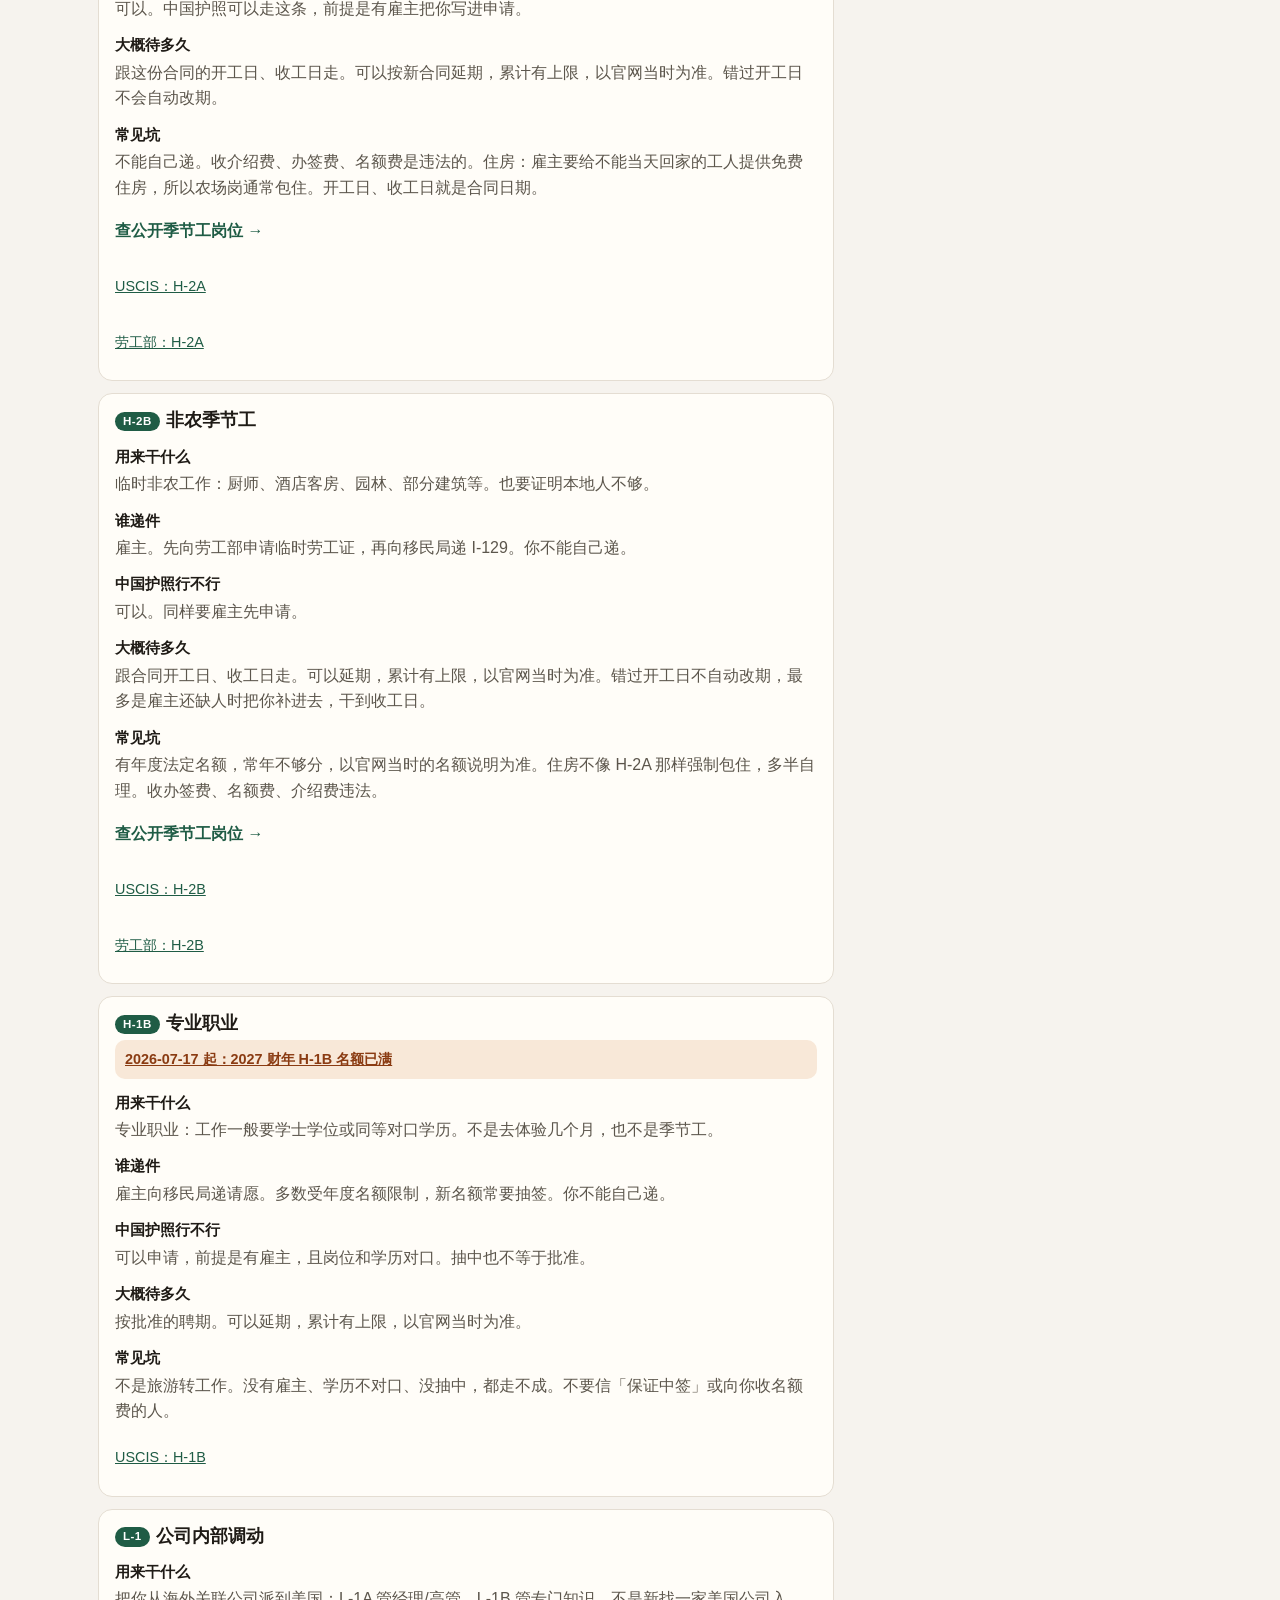
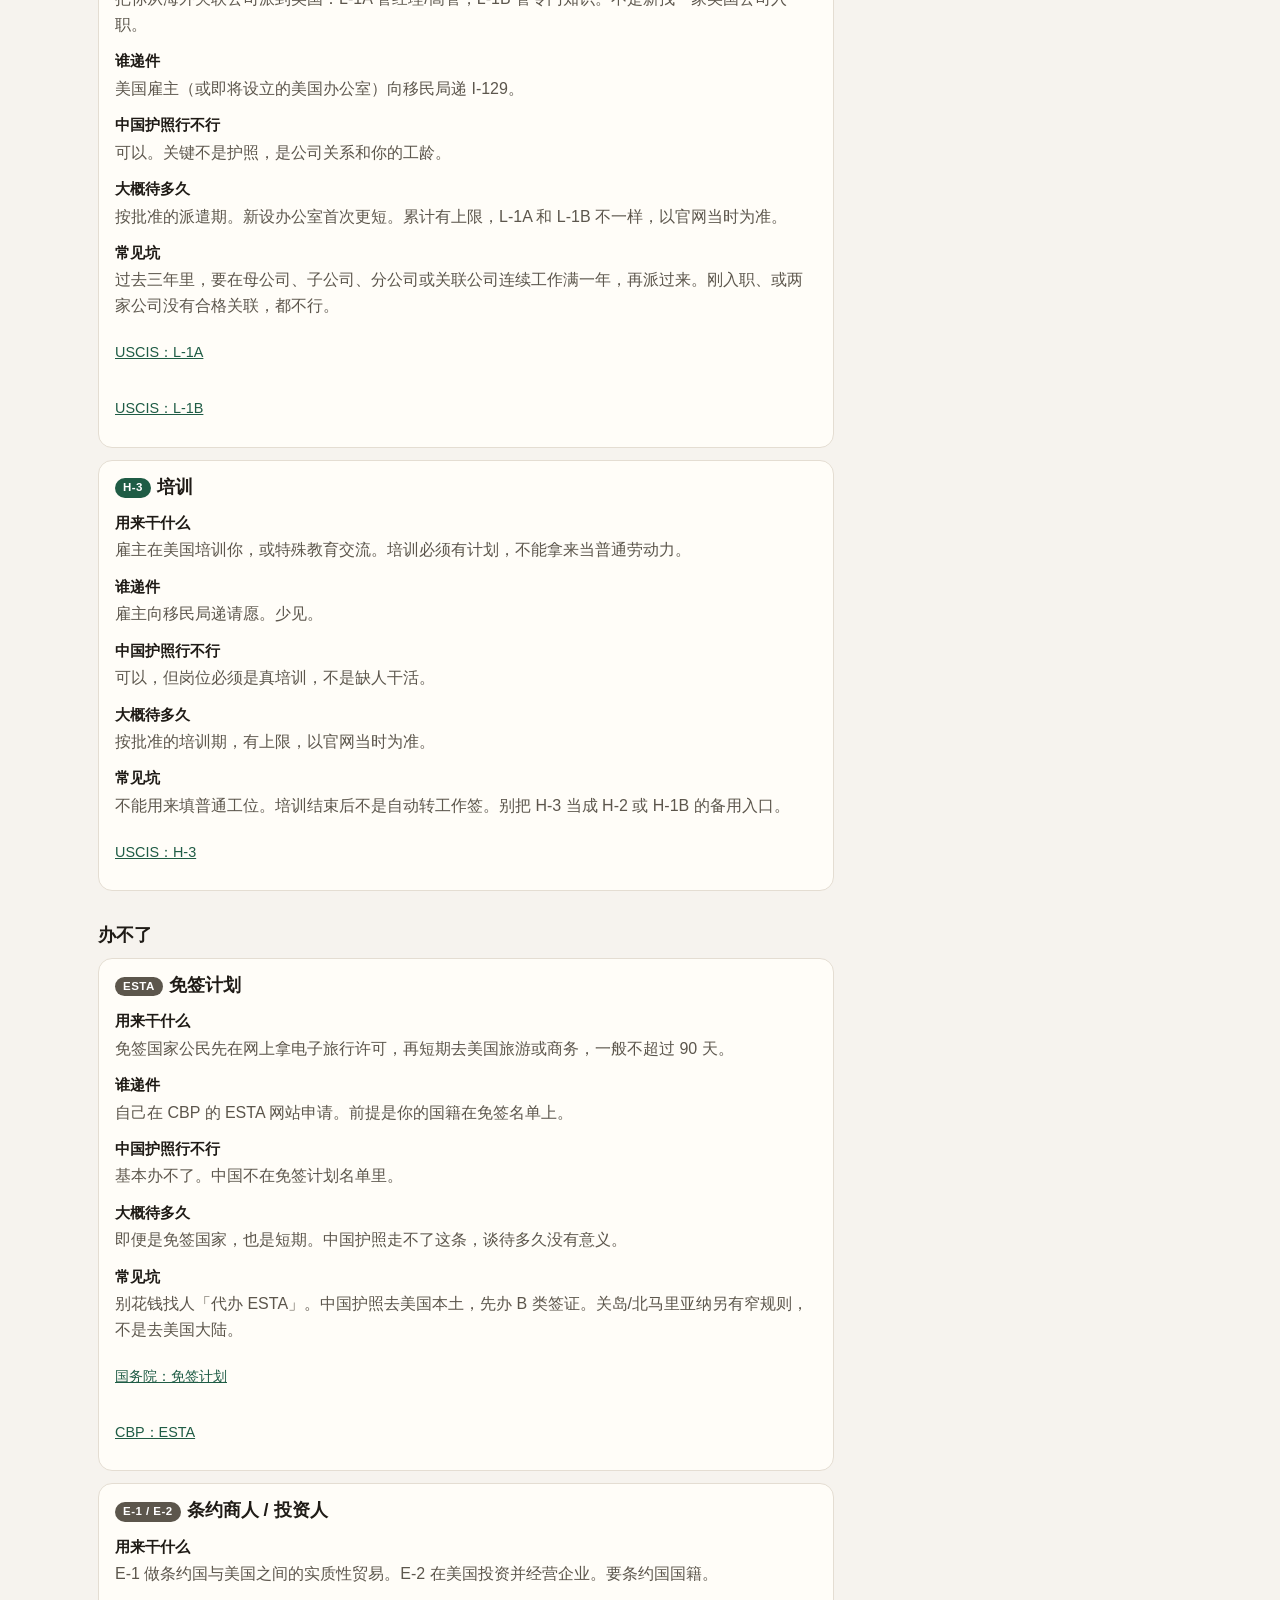
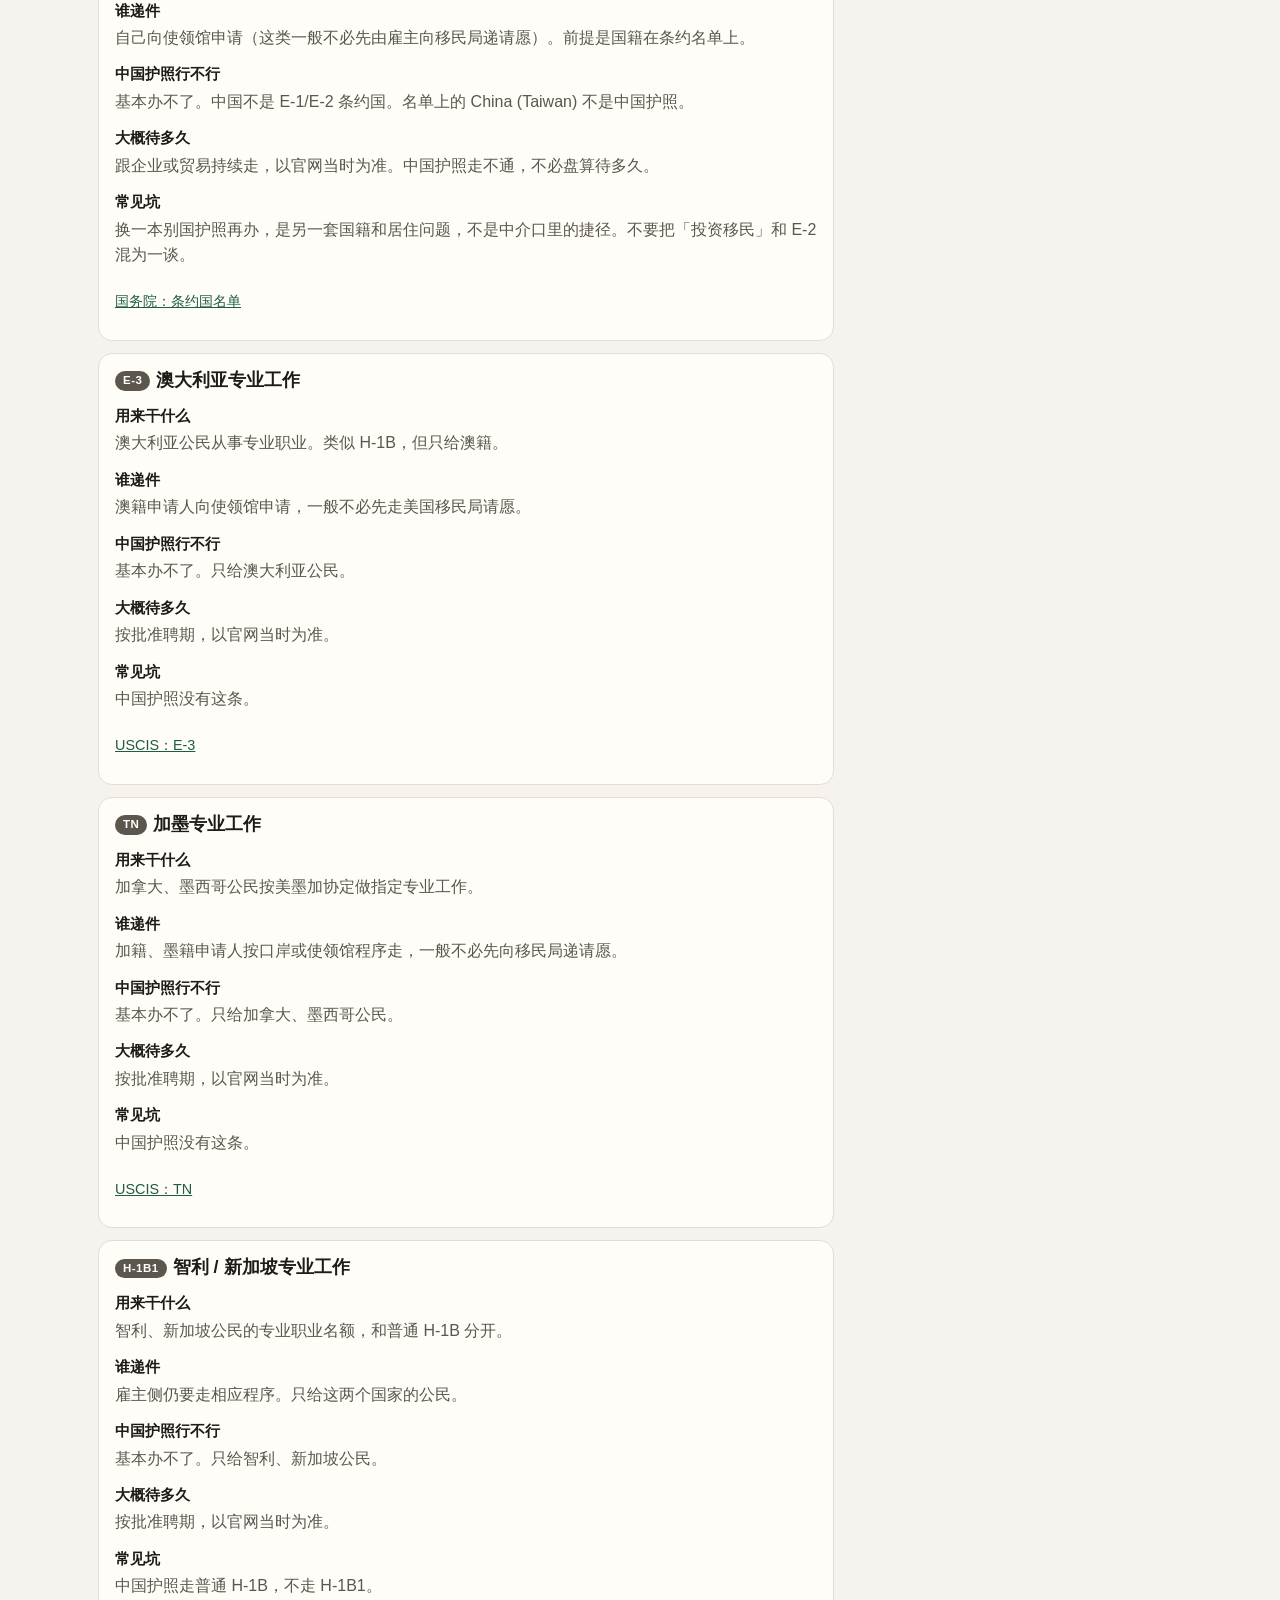
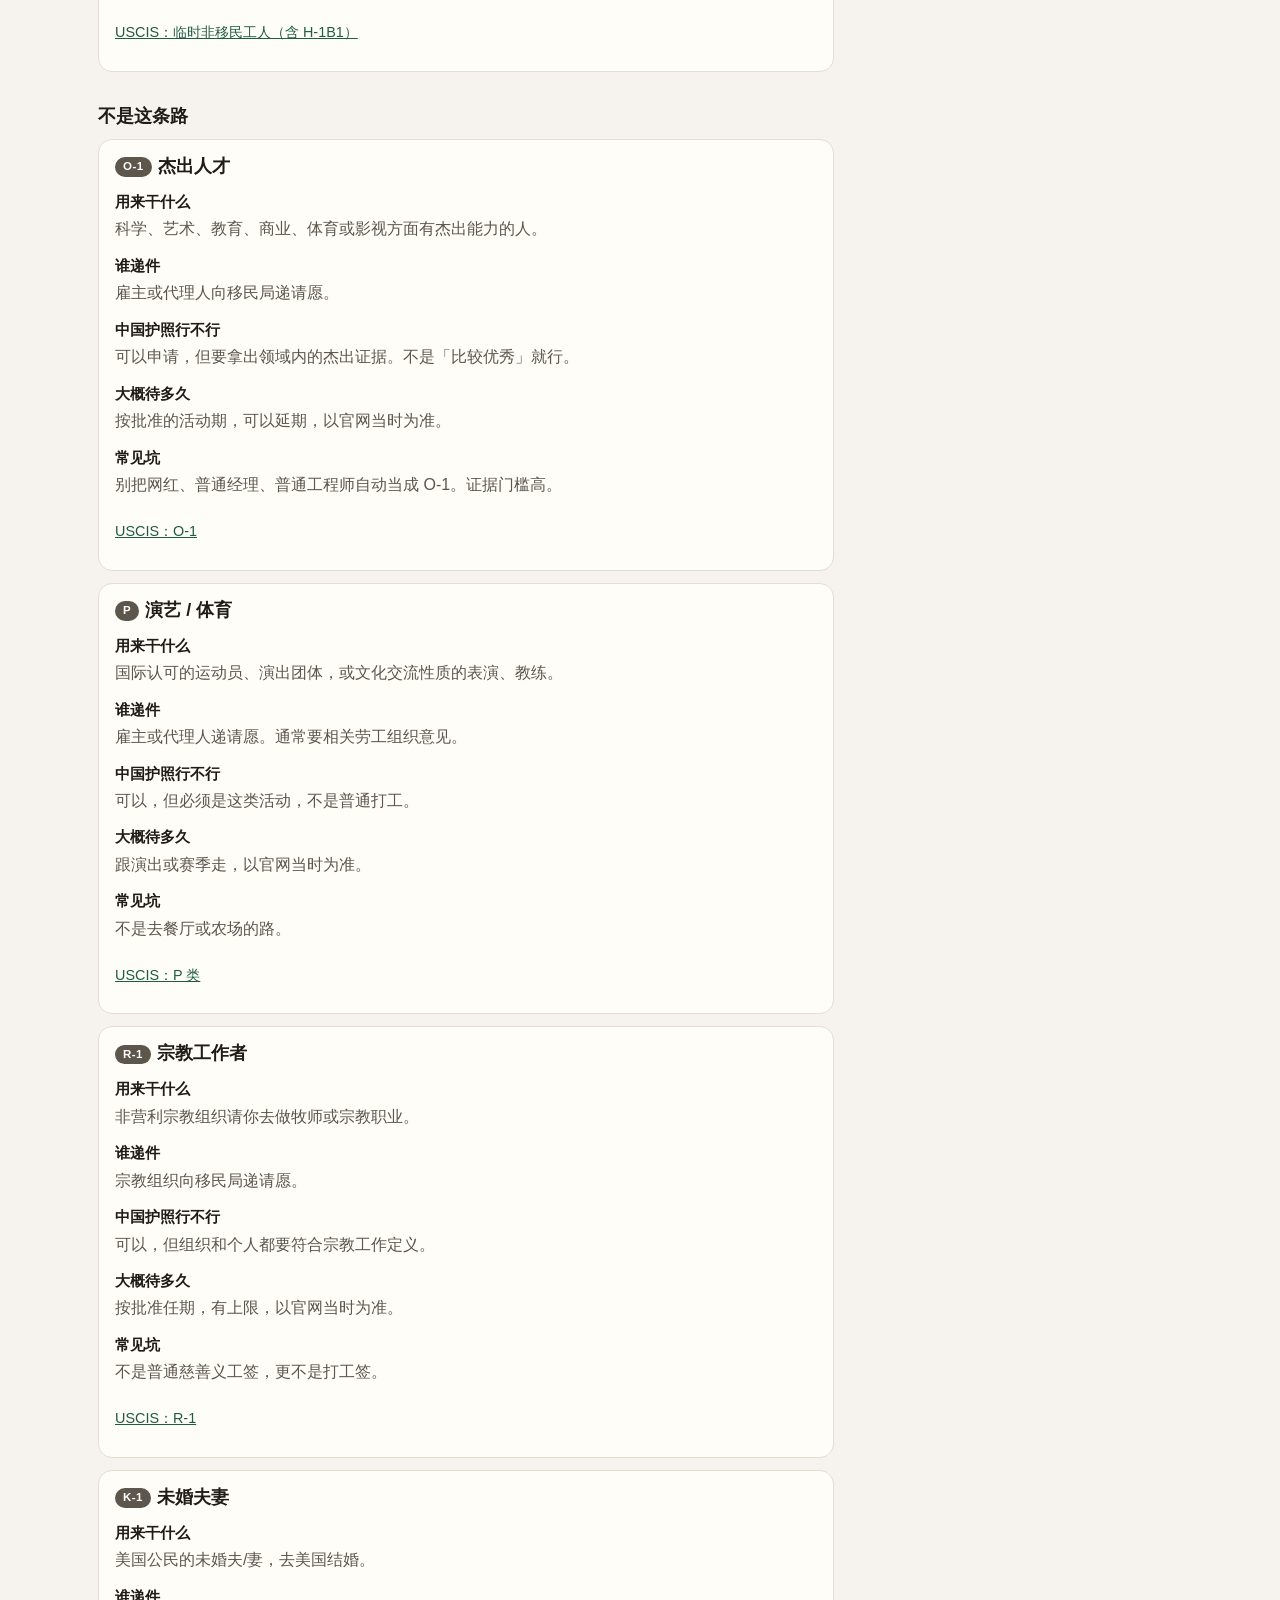
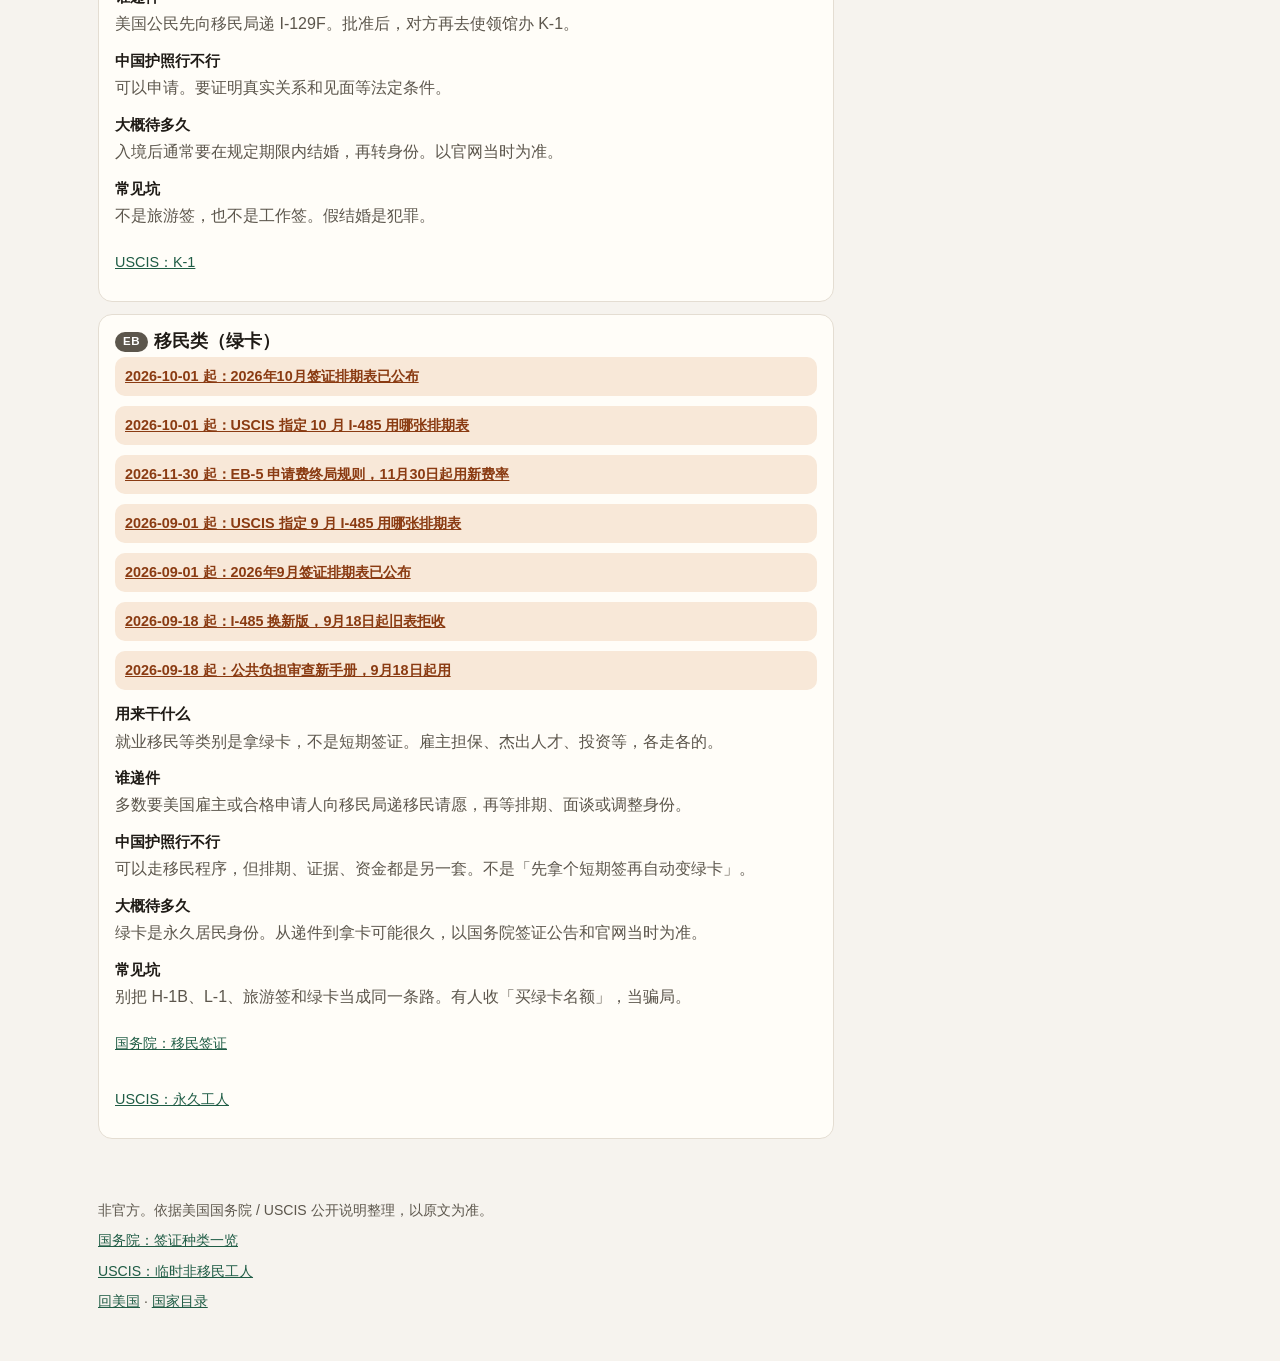
<file: qianzheng.html>
<!DOCTYPE html>
<html lang="zh-CN">
<head>
  <meta charset="utf-8">
  <meta name="viewport" content="width=device-width, initial-scale=1">
  <title>美国签证种类说明｜B-1/B-2、F-1、J-1、H-2、H-1B｜签证政策</title>
  <meta name="description" content="美国签证种类说明：B-1/B-2、F-1、J-1、H-2、H-1B。中国护照没有免签。哪些能自己办，哪些必须雇主或学校。不收费，不代办。">
  <meta name="keywords" content="美国签证种类,B1B2,F1留学,J1交流,H-2A,H-2B,H-1B,L1,中国护照,免签,ESTA">
  <meta name="robots" content="index,follow">
  <link rel="canonical" href="https://visazc.com/qianzheng">
  <meta name="theme-color" content="#f6f3ee">
  <meta property="og:type" content="website">
  <meta property="og:locale" content="zh_CN">
  <meta property="og:site_name" content="签证政策">
  <meta property="og:title" content="美国签证种类说明｜B-1/B-2、F-1、J-1、H-2、H-1B｜签证政策">
  <meta property="og:description" content="美国签证种类说明：B-1/B-2、F-1、J-1、H-2、H-1B。中国护照没有免签。哪些能自己办，哪些必须雇主或学校。不收费，不代办。">
  <meta property="og:url" content="https://visazc.com/qianzheng">
  <meta name="twitter:card" content="summary">
  <meta name="twitter:title" content="美国签证种类说明｜B-1/B-2、F-1、J-1、H-2、H-1B｜签证政策">
  <meta name="twitter:description" content="美国签证种类说明：B-1/B-2、F-1、J-1、H-2、H-1B。中国护照没有免签。哪些能自己办，哪些必须雇主或学校。不收费，不代办。">
  <script type="application/ld+json">
  {"@context":"https://schema.org","@type":"CollectionPage","name":"美国签证种类说明","url":"https://visazc.com/qianzheng","inLanguage":"zh-CN","description":"美国签证种类说明：B-1/B-2、F-1、J-1、H-2、H-1B。中国护照没有免签。哪些能自己办，哪些必须雇主或学校。不收费，不代办。","mainEntity":{"@type":"ItemList","name":"美国签证种类","itemListElement":[{"@type":"ListItem","position":1,"name":"B-1/B-2 旅游 / 商务","url":"https://visazc.com/qianzheng#b2"},{"@type":"ListItem","position":2,"name":"F-1 留学","url":"https://visazc.com/qianzheng#f1"},{"@type":"ListItem","position":3,"name":"M-1 职业 / 技术学校","url":"https://visazc.com/qianzheng#m1"},{"@type":"ListItem","position":4,"name":"J-1 交流访问","url":"https://visazc.com/qianzheng#j1"},{"@type":"ListItem","position":5,"name":"H-2A 农业季节工","url":"https://visazc.com/qianzheng#h2a"},{"@type":"ListItem","position":6,"name":"H-2B 非农季节工","url":"https://visazc.com/qianzheng#h2b"},{"@type":"ListItem","position":7,"name":"H-1B 专业职业","url":"https://visazc.com/qianzheng#h1b"},{"@type":"ListItem","position":8,"name":"L-1 公司内部调动","url":"https://visazc.com/qianzheng#l1"},{"@type":"ListItem","position":9,"name":"H-3 培训","url":"https://visazc.com/qianzheng#h3"},{"@type":"ListItem","position":10,"name":"ESTA 免签计划","url":"https://visazc.com/qianzheng#esta"},{"@type":"ListItem","position":11,"name":"E-1 / E-2 条约商人 / 投资人","url":"https://visazc.com/qianzheng#e1e2"},{"@type":"ListItem","position":12,"name":"E-3 澳大利亚专业工作","url":"https://visazc.com/qianzheng#e3"},{"@type":"ListItem","position":13,"name":"TN 加墨专业工作","url":"https://visazc.com/qianzheng#tn"},{"@type":"ListItem","position":14,"name":"H-1B1 智利 / 新加坡专业工作","url":"https://visazc.com/qianzheng#h1b1"},{"@type":"ListItem","position":15,"name":"O-1 杰出人才","url":"https://visazc.com/qianzheng#o1"},{"@type":"ListItem","position":16,"name":"P 演艺 / 体育","url":"https://visazc.com/qianzheng#p"},{"@type":"ListItem","position":17,"name":"R-1 宗教工作者","url":"https://visazc.com/qianzheng#r1"},{"@type":"ListItem","position":18,"name":"K-1 未婚夫妻","url":"https://visazc.com/qianzheng#k1"},{"@type":"ListItem","position":19,"name":"EB 移民类（绿卡）","url":"https://visazc.com/qianzheng#eb"}]}}
  </script>
  <style>
    :root {
      --bg: #f6f3ee;
      --card: #fffdf8;
      --ink: #1f1b16;
      --muted: #5c564c;
      --line: #e4ddd2;
      --a: #1f5c45;
      --a2: #163d2e;
      --warn: #8a3b12;
      --warnbg: #f8e8d8;
      --chip: #fffdf8;
    }
    * { box-sizing: border-box; }
    html { -webkit-text-size-adjust: 100%; scroll-padding-top: 12px; }
    body {
      margin: 0;
      font: 16px/1.6 "Source Han Sans SC", "Noto Sans SC", "PingFang SC", "Hiragino Sans GB", "Microsoft YaHei", sans-serif;
      color: var(--ink);
      background: var(--bg);
    }
    a { color: var(--a); }
    .wrap { max-width: 42rem; margin: 0 auto; padding: 0 18px; }
    .topnav {
      border-bottom: 1px solid var(--line);
      background: var(--bg);
    }
    .topnav-inner {
      max-width: 42rem;
      margin: 0 auto;
      padding: 4px 18px;
      display: flex;
      flex-wrap: wrap;
      align-items: center;
      gap: 4px 18px;
    }
    .nav-brand {
      color: var(--a);
      font-weight: 600;
      letter-spacing: .12em;
      font-size: .78rem;
      text-decoration: none;
      min-height: 44px;
      display: inline-flex;
      align-items: center;
    }
    .nav-links {
      display: flex;
      flex-wrap: wrap;
      align-items: center;
      gap: 4px 6px;
    }
    .nav-links a, .nav-links .here {
      min-height: 44px;
      display: inline-flex;
      align-items: center;
      padding: 0 10px;
      border-radius: 8px;
      text-decoration: none;
      color: var(--a);
      font-size: .95rem;
    }
    .nav-links .here {
      color: var(--muted);
      font-weight: 600;
    }
    header { padding: 22px 0 8px; }
    .brand {
      display: inline-block;
      font-size: .78rem;
      letter-spacing: .12em;
      color: var(--a);
      font-weight: 600;
      margin: 0 0 10px;
    }
    h1 {
      font-size: 1.72rem;
      line-height: 1.25;
      margin: 0 0 10px;
      letter-spacing: .01em;
    }
    .sub { color: var(--muted); margin: 0 0 14px; }
    .banner {
      margin: 0 0 8px;
      padding: 12px 14px;
      background: var(--warnbg);
      color: var(--warn);
      border-radius: 10px;
      font-size: .95rem;
    }
    main { padding: 12px 0 48px; }
    .toc-label { font-size: 1.02rem; margin: 18px 0 8px; }
    .toc {
      display: flex;
      flex-wrap: wrap;
      gap: 8px;
      margin: 0 0 18px;
    }
    .toc a {
      min-height: 44px;
      display: inline-flex;
      align-items: center;
      padding: 0 12px;
      border: 1px solid var(--line);
      border-radius: 999px;
      background: var(--card);
      text-decoration: none;
    }
    .visa, .note {
      background: var(--card);
      border: 1px solid var(--line);
      border-radius: 14px;
      padding: 14px 16px 16px;
      margin-bottom: 12px;
    }
    .visa:target {
      border-color: var(--a);
      box-shadow: 0 0 0 2px rgba(31, 92, 69, .22);
    }
    .visa h2, .group h2 {
      margin: 0 0 4px;
      font-size: 1.12rem;
      line-height: 1.35;
    }
    .code {
      display: inline-block;
      font-size: .72rem;
      font-weight: 700;
      letter-spacing: .04em;
      padding: 2px 8px;
      border-radius: 999px;
      background: var(--a);
      color: #fff;
      vertical-align: middle;
      margin-right: 6px;
    }
    .code.dim { background: #5c564c; }
    .group { margin: 32px 0 0; }
    .group > h2 {
      font-size: 1.15rem;
      margin: 0 0 10px;
    }
    dl { margin: 0; }
    dt {
      font-weight: 600;
      margin-top: 12px;
      font-size: .95rem;
    }
    dd {
      margin: 2px 0 0;
      color: var(--muted);
    }
    .src { margin: 12px 0 0; font-size: .9rem; }
    .src a { display: inline-flex; align-items: center; min-height: 44px; word-break: break-all; }
    .h2jump {
      margin: 8px 0 0;
    }
    .h2jump a {
      display: inline-flex;
      align-items: center;
      min-height: 44px;
      font-weight: 600;
      text-decoration: none;
    }
    footer {
      padding: 0 0 40px;
      color: var(--muted);
      font-size: .88rem;
    }
    footer p { margin: 0 0 8px; }
    footer a { word-break: break-all; }
    .short dd { font-size: .95rem; }
    .crumbs { color: var(--muted); font-size: .9rem; margin: 0 0 12px; }
    .crumbs a { text-decoration: none; }
    .nav-drop { position: relative; }
    .nav-drop > summary {
      min-height: 44px; display: inline-flex; align-items: center; padding: 0 10px;
      border-radius: 8px; color: var(--a); font-size: .95rem;
      list-style: none; cursor: pointer; font: inherit;
    }
    .nav-drop > summary::-webkit-details-marker { display: none; }
    .nav-drop[open] > summary { background: #eef6f2; }
    .nav-drop-list {
      position: absolute; left: 0; top: 100%; z-index: 5;
      min-width: 10rem; padding: 6px; margin: 0;
      background: var(--card); border: 1px solid var(--line); border-radius: 12px;
      box-shadow: 0 8px 24px rgba(31, 27, 22, .08);
    }
    .nav-drop-list a, .nav-drop-list .here {
      display: flex; min-height: 44px; align-items: center; padding: 0 12px;
      border-radius: 8px; text-decoration: none; color: var(--a);
    }
    .nav-drop-list .here { color: var(--muted); font-weight: 600; }
    .change-bar {
      margin: 0 0 10px; padding: 8px 10px; background: var(--warnbg);
      color: var(--warn); border-radius: 10px; font-size: .9rem;
    }
    .change-bar a { color: var(--warn); font-weight: 600; }
    @media (min-width: 900px) {
      .wrap, .topnav-inner { max-width: 70rem; }
    }
  </style>
  <link rel="stylesheet" href="/layout.css">
</head>
<body>
  <nav class="topnav" aria-label="站点导航">
    <div class="topnav-inner">
      <a class="nav-brand" href="/">签证政策</a>
      <div class="nav-links">
        <details class="nav-drop">
          <summary>国家</summary>
          <div class="nav-drop-list">
            <a href="/#guojia">国家目录</a>
            <a href="/meiguo">美国</a>
            <a href="/jianada">加拿大</a>
            <a href="/yingguo">英国</a>
            <a href="/aodaliya">澳大利亚</a>
          </div>
        </details>
        <a href="/gengxin">政策更新</a>
      </div>
    </div>
  </nav>
  <div class="wrap">
    <header>
      <p class="crumbs"><a href="/">签证政策</a> / <a href="/meiguo">美国</a> / 签证种类说明</p>
      <p class="brand">签证政策</p>
      <h1>美国签证种类说明</h1>
      <p class="sub">临时去美国干活，一般要雇主先向移民局递请愿。例外主要是 E-1、E-2、E-3、TN，以及部分 F、M、J。中国护照没有免签。本站不收费，也不代办。</p>
      <div class="banner">有人收办签费、名额费、介绍费，都是违法或骗局。H-2 尤其不能向工人收招聘费。</div>
    </header>

    <main>
      <p class="toc-label">能碰到的</p>
      <nav class="toc" aria-label="能碰到的签证">
        <a href="#b2">B-1/B-2</a>
        <a href="#f1">F-1</a>
        <a href="#m1">M-1</a>
        <a href="#j1">J-1</a>
        <a href="#h2a">H-2A</a>
        <a href="#h2b">H-2B</a>
        <a href="#h1b">H-1B</a>
        <a href="#l1">L-1</a>
        <a href="#h3">H-3</a>
      </nav>
      <p class="toc-label">办不了</p>
      <nav class="toc" aria-label="办不了的签证">
        <a href="#esta">ESTA</a>
        <a href="#e1e2">E-1/E-2</a>
        <a href="#e3">E-3</a>
        <a href="#tn">TN</a>
        <a href="#h1b1">H-1B1</a>
      </nav>
      <p class="toc-label">不是这条路</p>
      <nav class="toc" aria-label="一般不是这条路">
        <a href="#o1">O-1</a>
        <a href="#p">P</a>
        <a href="#r1">R-1</a>
        <a href="#k1">K-1</a>
        <a href="#eb">EB</a>
      </nav>

      <p class="note">依据美国国务院、USCIS 公开说明整理。批准率、排队天数、收费数字以官网当时为准，这里不编。H-1C 护士签 2009 年已失效，不列。</p>

      <section class="group" id="reachable">
        <h2>能碰到的</h2>
    <article class="visa" id="b2">
      <h2><span class="code">B-1/B-2</span>旅游 / 商务</h2>
      <!--gengxin:bar:qianzheng#b2--><!--/gengxin:bar:qianzheng#b2-->
      <dl>
        <dt>用来干什么</dt>
        <dd>B-2 是旅游、探亲、看病。B-1 是开会、谈生意、不拿美国工资的短期商务。两张常打在同一本护照上。不是去打工。</dd>
        <dt>谁递件</dt>
        <dd>自己。网上填 DS-160，去美国使领馆面签。没有美国雇主或学校替你向移民局递工作申请。</dd>
        <dt>中国护照行不行</dt>
        <dd>可以申请。中国不在免签计划里，也没有 ESTA。去玩也要先办这张。</dd>
        <dt>大概待多久</dt>
        <dd>短期停留。签证页上的有效期，和入境时海关给的停留期，不是一回事。以入境盖章或 I-94 为准，以官网当时说明为准。</dd>
        <dt>常见坑</dt>
        <dd>旅游签不能打工。送外卖、帮厨、在亲戚店里干活都不行。面签看出境理由和国内约束：工作、家庭、财产。没人能保证过。中国护照不要去办 ESTA。</dd>
      </dl>
      
      <p class="src"><a href="https://travel.state.gov/content/travel/en/us-visas/tourism-visit/visitor.html">国务院：B-1/B-2 访客签证</a></p>
    </article>
    <article class="visa" id="f1">
      <h2><span class="code">F-1</span>留学</h2>
      <!--gengxin:bar:qianzheng#f1-->
<p class="change-bar"><a href="/gengxin#c-290860faba">2026-09-15 起：I-539、I-765 换新版，旧表当天拒收</a></p>
      <!--/gengxin:bar:qianzheng#f1-->
      <dl>
        <dt>用来干什么</dt>
        <dd>去 SEVP 认证的学校读学术课程或语言。先被录取，学校发 I-20，再办学生签。</dd>
        <dt>谁递件</dt>
        <dd>学校先发 I-20。你再交 SEVIS 费、填 DS-160、去面签。没有学校，办不了。</dd>
        <dt>中国护照行不行</dt>
        <dd>可以申请。学校必须是 SEVP 认证的。</dd>
        <dt>大概待多久</dt>
        <dd>跟学业走。入境常标 D/S（身份持续期），前提是你一直维持学生身份。具体以 I-20 和官网当时为准。</dd>
        <dt>常见坑</dt>
        <dd>这不是来打工的通道。上课期间可以有限校内工作，校外干活要另有许可。CPT、OPT 是实习或毕业后训练，不是随便找工。没录取就没有 I-20。</dd>
      </dl>
      
      <p class="src"><a href="https://travel.state.gov/content/travel/en/us-visas/study/student-visa.html">国务院：学生签证</a></p><p class="src"><a href="https://www.ice.gov/sevis">ICE：SEVP / SEVIS</a></p>
    </article>
    <article class="visa" id="m1">
      <h2><span class="code">M-1</span>职业 / 技术学校</h2>
      <!--gengxin:bar:qianzheng#m1--><!--/gengxin:bar:qianzheng#m1-->
      <dl>
        <dt>用来干什么</dt>
        <dd>去职业或技术学校，不是普通大学学位。也要 SEVP 学校发 I-20。</dd>
        <dt>谁递件</dt>
        <dd>学校先发 I-20，你再面签。和 F-1 一样，没有学校办不了。</dd>
        <dt>中国护照行不行</dt>
        <dd>可以申请。学校必须是 SEVP 认证的职业/技术项目。</dd>
        <dt>大概待多久</dt>
        <dd>按项目长度走，通常比 F-1 更死。以 I-20 和官网当时为准。</dd>
        <dt>常见坑</dt>
        <dd>比 F-1 更窄。学习期间基本不能当找工跳板，也别指望靠它转成工作签。训练和打工限制更严。</dd>
      </dl>
      
      <p class="src"><a href="https://travel.state.gov/content/travel/en/us-visas/study/student-visa.html">国务院：学生签证（含 M）</a></p>
    </article>
    <article class="visa" id="j1">
      <h2><span class="code">J-1</span>交流访问</h2>
      <!--gengxin:bar:qianzheng#j1-->
<p class="change-bar"><a href="/gengxin#c-290860faba">2026-09-15 起：I-539、I-765 换新版，旧表当天拒收</a></p>
      <!--/gengxin:bar:qianzheng#j1-->
      <dl>
        <dt>用来干什么</dt>
        <dd>交流访问：实习 intern、培训 trainee、暑期工、学者、教师等，看具体类别。不是自己找一份工就办得了。</dd>
        <dt>谁递件</dt>
        <dd>指定赞助机构。国务院指定的 sponsor 发 DS-2019。不是你自己向移民局递工作签。</dd>
        <dt>中国护照行不行</dt>
        <dd>可以申请，但必须先有指定赞助机构接收。不是每家美国公司都能当 sponsor。</dd>
        <dt>大概待多久</dt>
        <dd>跟 DS-2019 上的项目起止走。不同类别长短差很多，以表格和官网当时为准。</dd>
        <dt>常见坑</dt>
        <dd>有的人有 212(e) 回国两年限制：政府资助、技能清单、医学培训等。受限期间一般不能转 H、L、K 或办绿卡。暑期工、实习也不是旅游签，到期要走。</dd>
      </dl>
      
      <p class="src"><a href="https://j1visa.state.gov/">国务院：J-1 交流访问项目</a></p><p class="src"><a href="https://travel.state.gov/content/travel/en/us-visas/study/exchange.html">国务院：交流访问签证</a></p>
    </article>
    <article class="visa" id="h2a">
      <h2><span class="code">H-2A</span>农业季节工</h2>
      <!--gengxin:bar:qianzheng#h2a--><!--/gengxin:bar:qianzheng#h2a-->
      <dl>
        <dt>用来干什么</dt>
        <dd>临时或季节性农活：农场、苗圃、畜牧、农机等。雇主证明美国本地人不够，且不影响同类美国工人工资。</dd>
        <dt>谁递件</dt>
        <dd>雇主。先向劳工部申请临时劳工证，再向移民局递 I-129。你不能自己递。批准后，你再去使领馆办 H-2A 签证。</dd>
        <dt>中国护照行不行</dt>
        <dd>可以。中国护照可以走这条，前提是有雇主把你写进申请。</dd>
        <dt>大概待多久</dt>
        <dd>跟这份合同的开工日、收工日走。可以按新合同延期，累计有上限，以官网当时为准。错过开工日不会自动改期。</dd>
        <dt>常见坑</dt>
        <dd>不能自己递。收介绍费、办签费、名额费是违法的。住房：雇主要给不能当天回家的工人提供免费住房，所以农场岗通常包住。开工日、收工日就是合同日期。</dd>
      </dl>
            <p class="h2jump"><a href="/h2">查公开季节工岗位 →</a></p>
      <p class="src"><a href="https://www.uscis.gov/working-in-the-united-states/temporary-workers/h-2a-temporary-agricultural-workers">USCIS：H-2A</a></p><p class="src"><a href="https://www.dol.gov/agencies/eta/foreign-labor/programs/h-2a">劳工部：H-2A</a></p>
    </article>
    <article class="visa" id="h2b">
      <h2><span class="code">H-2B</span>非农季节工</h2>
      <!--gengxin:bar:qianzheng#h2b--><!--/gengxin:bar:qianzheng#h2b-->
      <dl>
        <dt>用来干什么</dt>
        <dd>临时非农工作：厨师、酒店客房、园林、部分建筑等。也要证明本地人不够。</dd>
        <dt>谁递件</dt>
        <dd>雇主。先向劳工部申请临时劳工证，再向移民局递 I-129。你不能自己递。</dd>
        <dt>中国护照行不行</dt>
        <dd>可以。同样要雇主先申请。</dd>
        <dt>大概待多久</dt>
        <dd>跟合同开工日、收工日走。可以延期，累计有上限，以官网当时为准。错过开工日不自动改期，最多是雇主还缺人时把你补进去，干到收工日。</dd>
        <dt>常见坑</dt>
        <dd>有年度法定名额，常年不够分，以官网当时的名额说明为准。住房不像 H-2A 那样强制包住，多半自理。收办签费、名额费、介绍费违法。</dd>
      </dl>
            <p class="h2jump"><a href="/h2">查公开季节工岗位 →</a></p>
      <p class="src"><a href="https://www.uscis.gov/working-in-the-united-states/temporary-workers/h-2b-temporary-non-agricultural-workers">USCIS：H-2B</a></p><p class="src"><a href="https://www.dol.gov/agencies/eta/foreign-labor/programs/h-2b">劳工部：H-2B</a></p>
    </article>
    <article class="visa" id="h1b">
      <h2><span class="code">H-1B</span>专业职业</h2>
      <!--gengxin:bar:qianzheng#h1b-->
<p class="change-bar"><a href="/gengxin#c-0268ca7ba4">2026-07-17 起：2027 财年 H-1B 名额已满</a></p>
      <!--/gengxin:bar:qianzheng#h1b-->
      <dl>
        <dt>用来干什么</dt>
        <dd>专业职业：工作一般要学士学位或同等对口学历。不是去体验几个月，也不是季节工。</dd>
        <dt>谁递件</dt>
        <dd>雇主向移民局递请愿。多数受年度名额限制，新名额常要抽签。你不能自己递。</dd>
        <dt>中国护照行不行</dt>
        <dd>可以申请，前提是有雇主，且岗位和学历对口。抽中也不等于批准。</dd>
        <dt>大概待多久</dt>
        <dd>按批准的聘期。可以延期，累计有上限，以官网当时为准。</dd>
        <dt>常见坑</dt>
        <dd>不是旅游转工作。没有雇主、学历不对口、没抽中，都走不成。不要信「保证中签」或向你收名额费的人。</dd>
      </dl>
      
      <p class="src"><a href="https://www.uscis.gov/working-in-the-united-states/h-1b-specialty-occupations">USCIS：H-1B</a></p>
    </article>
    <article class="visa" id="l1">
      <h2><span class="code">L-1</span>公司内部调动</h2>
      <!--gengxin:bar:qianzheng#l1--><!--/gengxin:bar:qianzheng#l1-->
      <dl>
        <dt>用来干什么</dt>
        <dd>把你从海外关联公司派到美国：L-1A 管经理/高管，L-1B 管专门知识。不是新找一家美国公司入职。</dd>
        <dt>谁递件</dt>
        <dd>美国雇主（或即将设立的美国办公室）向移民局递 I-129。</dd>
        <dt>中国护照行不行</dt>
        <dd>可以。关键不是护照，是公司关系和你的工龄。</dd>
        <dt>大概待多久</dt>
        <dd>按批准的派遣期。新设办公室首次更短。累计有上限，L-1A 和 L-1B 不一样，以官网当时为准。</dd>
        <dt>常见坑</dt>
        <dd>过去三年里，要在母公司、子公司、分公司或关联公司连续工作满一年，再派过来。刚入职、或两家公司没有合格关联，都不行。</dd>
      </dl>
      
      <p class="src"><a href="https://www.uscis.gov/working-in-the-united-states/temporary-workers/l-1a-intracompany-transferee-executive-or-manager">USCIS：L-1A</a></p><p class="src"><a href="https://www.uscis.gov/working-in-the-united-states/temporary-workers/l-1b-intracompany-transferee-specialized-knowledge">USCIS：L-1B</a></p>
    </article>
    <article class="visa" id="h3">
      <h2><span class="code">H-3</span>培训</h2>
      <!--gengxin:bar:qianzheng#h3--><!--/gengxin:bar:qianzheng#h3-->
      <dl>
        <dt>用来干什么</dt>
        <dd>雇主在美国培训你，或特殊教育交流。培训必须有计划，不能拿来当普通劳动力。</dd>
        <dt>谁递件</dt>
        <dd>雇主向移民局递请愿。少见。</dd>
        <dt>中国护照行不行</dt>
        <dd>可以，但岗位必须是真培训，不是缺人干活。</dd>
        <dt>大概待多久</dt>
        <dd>按批准的培训期，有上限，以官网当时为准。</dd>
        <dt>常见坑</dt>
        <dd>不能用来填普通工位。培训结束后不是自动转工作签。别把 H-3 当成 H-2 或 H-1B 的备用入口。</dd>
      </dl>
      
      <p class="src"><a href="https://www.uscis.gov/working-in-the-united-states/temporary-workers/h-3-nonimmigrant-trainee-or-special-education-exchange-visitor">USCIS：H-3</a></p>
    </article>
      </section>

      <section class="group" id="closed">
        <h2>办不了</h2>
    <article class="visa" id="esta">
      <h2><span class="code dim">ESTA</span>免签计划</h2>
      <!--gengxin:bar:qianzheng#esta--><!--/gengxin:bar:qianzheng#esta-->
      <dl>
        <dt>用来干什么</dt>
        <dd>免签国家公民先在网上拿电子旅行许可，再短期去美国旅游或商务，一般不超过 90 天。</dd>
        <dt>谁递件</dt>
        <dd>自己在 CBP 的 ESTA 网站申请。前提是你的国籍在免签名单上。</dd>
        <dt>中国护照行不行</dt>
        <dd>基本办不了。中国不在免签计划名单里。</dd>
        <dt>大概待多久</dt>
        <dd>即便是免签国家，也是短期。中国护照走不了这条，谈待多久没有意义。</dd>
        <dt>常见坑</dt>
        <dd>别花钱找人「代办 ESTA」。中国护照去美国本土，先办 B 类签证。关岛/北马里亚纳另有窄规则，不是去美国大陆。</dd>
      </dl>
      
      <p class="src"><a href="https://travel.state.gov/content/travel/en/us-visas/tourism-visit/visa-waiver-program.html">国务院：免签计划</a></p><p class="src"><a href="https://esta.cbp.dhs.gov/">CBP：ESTA</a></p>
    </article>
    <article class="visa" id="e1e2">
      <h2><span class="code dim">E-1 / E-2</span>条约商人 / 投资人</h2>
      <!--gengxin:bar:qianzheng#e1e2--><!--/gengxin:bar:qianzheng#e1e2-->
      <dl>
        <dt>用来干什么</dt>
        <dd>E-1 做条约国与美国之间的实质性贸易。E-2 在美国投资并经营企业。要条约国国籍。</dd>
        <dt>谁递件</dt>
        <dd>自己向使领馆申请（这类一般不必先由雇主向移民局递请愿）。前提是国籍在条约名单上。</dd>
        <dt>中国护照行不行</dt>
        <dd>基本办不了。中国不是 E-1/E-2 条约国。名单上的 China (Taiwan) 不是中国护照。</dd>
        <dt>大概待多久</dt>
        <dd>跟企业或贸易持续走，以官网当时为准。中国护照走不通，不必盘算待多久。</dd>
        <dt>常见坑</dt>
        <dd>换一本别国护照再办，是另一套国籍和居住问题，不是中介口里的捷径。不要把「投资移民」和 E-2 混为一谈。</dd>
      </dl>
      
      <p class="src"><a href="https://travel.state.gov/content/travel/en/us-visas/visa-information-resources/fees/treaty.html">国务院：条约国名单</a></p>
    </article>
    <article class="visa" id="e3">
      <h2><span class="code dim">E-3</span>澳大利亚专业工作</h2>
      <!--gengxin:bar:qianzheng#e3--><!--/gengxin:bar:qianzheng#e3-->
      <dl>
        <dt>用来干什么</dt>
        <dd>澳大利亚公民从事专业职业。类似 H-1B，但只给澳籍。</dd>
        <dt>谁递件</dt>
        <dd>澳籍申请人向使领馆申请，一般不必先走美国移民局请愿。</dd>
        <dt>中国护照行不行</dt>
        <dd>基本办不了。只给澳大利亚公民。</dd>
        <dt>大概待多久</dt>
        <dd>按批准聘期，以官网当时为准。</dd>
        <dt>常见坑</dt>
        <dd>中国护照没有这条。</dd>
      </dl>
      
      <p class="src"><a href="https://www.uscis.gov/working-in-the-united-states/temporary-workers/e-3-certain-specialty-occupation-professionals-from-australia">USCIS：E-3</a></p>
    </article>
    <article class="visa" id="tn">
      <h2><span class="code dim">TN</span>加墨专业工作</h2>
      <!--gengxin:bar:qianzheng#tn--><!--/gengxin:bar:qianzheng#tn-->
      <dl>
        <dt>用来干什么</dt>
        <dd>加拿大、墨西哥公民按美墨加协定做指定专业工作。</dd>
        <dt>谁递件</dt>
        <dd>加籍、墨籍申请人按口岸或使领馆程序走，一般不必先向移民局递请愿。</dd>
        <dt>中国护照行不行</dt>
        <dd>基本办不了。只给加拿大、墨西哥公民。</dd>
        <dt>大概待多久</dt>
        <dd>按批准聘期，以官网当时为准。</dd>
        <dt>常见坑</dt>
        <dd>中国护照没有这条。</dd>
      </dl>
      
      <p class="src"><a href="https://www.uscis.gov/working-in-the-united-states/temporary-workers/tn-nafta-professionals">USCIS：TN</a></p>
    </article>
    <article class="visa" id="h1b1">
      <h2><span class="code dim">H-1B1</span>智利 / 新加坡专业工作</h2>
      <!--gengxin:bar:qianzheng#h1b1--><!--/gengxin:bar:qianzheng#h1b1-->
      <dl>
        <dt>用来干什么</dt>
        <dd>智利、新加坡公民的专业职业名额，和普通 H-1B 分开。</dd>
        <dt>谁递件</dt>
        <dd>雇主侧仍要走相应程序。只给这两个国家的公民。</dd>
        <dt>中国护照行不行</dt>
        <dd>基本办不了。只给智利、新加坡公民。</dd>
        <dt>大概待多久</dt>
        <dd>按批准聘期，以官网当时为准。</dd>
        <dt>常见坑</dt>
        <dd>中国护照走普通 H-1B，不走 H-1B1。</dd>
      </dl>
      
      <p class="src"><a href="https://www.uscis.gov/working-in-the-united-states/temporary-nonimmigrant-workers">USCIS：临时非移民工人（含 H-1B1）</a></p>
    </article>

      </section>

      <section class="group" id="rare">
        <h2>不是这条路</h2>
    <article class="visa" id="o1">
      <h2><span class="code dim">O-1</span>杰出人才</h2>
      <!--gengxin:bar:qianzheng#o1--><!--/gengxin:bar:qianzheng#o1-->
      <dl>
        <dt>用来干什么</dt>
        <dd>科学、艺术、教育、商业、体育或影视方面有杰出能力的人。</dd>
        <dt>谁递件</dt>
        <dd>雇主或代理人向移民局递请愿。</dd>
        <dt>中国护照行不行</dt>
        <dd>可以申请，但要拿出领域内的杰出证据。不是「比较优秀」就行。</dd>
        <dt>大概待多久</dt>
        <dd>按批准的活动期，可以延期，以官网当时为准。</dd>
        <dt>常见坑</dt>
        <dd>别把网红、普通经理、普通工程师自动当成 O-1。证据门槛高。</dd>
      </dl>
      
      <p class="src"><a href="https://www.uscis.gov/working-in-the-united-states/temporary-workers/o-1-visa-individuals-with-extraordinary-ability-or-achievement">USCIS：O-1</a></p>
    </article>
    <article class="visa" id="p">
      <h2><span class="code dim">P</span>演艺 / 体育</h2>
      <!--gengxin:bar:qianzheng#p--><!--/gengxin:bar:qianzheng#p-->
      <dl>
        <dt>用来干什么</dt>
        <dd>国际认可的运动员、演出团体，或文化交流性质的表演、教练。</dd>
        <dt>谁递件</dt>
        <dd>雇主或代理人递请愿。通常要相关劳工组织意见。</dd>
        <dt>中国护照行不行</dt>
        <dd>可以，但必须是这类活动，不是普通打工。</dd>
        <dt>大概待多久</dt>
        <dd>跟演出或赛季走，以官网当时为准。</dd>
        <dt>常见坑</dt>
        <dd>不是去餐厅或农场的路。</dd>
      </dl>
      
      <p class="src"><a href="https://www.uscis.gov/working-in-the-united-states/temporary-workers/p-1a-internationally-recognized-athlete">USCIS：P 类</a></p>
    </article>
    <article class="visa" id="r1">
      <h2><span class="code dim">R-1</span>宗教工作者</h2>
      <!--gengxin:bar:qianzheng#r1--><!--/gengxin:bar:qianzheng#r1-->
      <dl>
        <dt>用来干什么</dt>
        <dd>非营利宗教组织请你去做牧师或宗教职业。</dd>
        <dt>谁递件</dt>
        <dd>宗教组织向移民局递请愿。</dd>
        <dt>中国护照行不行</dt>
        <dd>可以，但组织和个人都要符合宗教工作定义。</dd>
        <dt>大概待多久</dt>
        <dd>按批准任期，有上限，以官网当时为准。</dd>
        <dt>常见坑</dt>
        <dd>不是普通慈善义工签，更不是打工签。</dd>
      </dl>
      
      <p class="src"><a href="https://www.uscis.gov/working-in-the-united-states/temporary-workers/r-1-temporary-nonimmigrant-religious-workers">USCIS：R-1</a></p>
    </article>
    <article class="visa" id="k1">
      <h2><span class="code dim">K-1</span>未婚夫妻</h2>
      <!--gengxin:bar:qianzheng#k1--><!--/gengxin:bar:qianzheng#k1-->
      <dl>
        <dt>用来干什么</dt>
        <dd>美国公民的未婚夫/妻，去美国结婚。</dd>
        <dt>谁递件</dt>
        <dd>美国公民先向移民局递 I-129F。批准后，对方再去使领馆办 K-1。</dd>
        <dt>中国护照行不行</dt>
        <dd>可以申请。要证明真实关系和见面等法定条件。</dd>
        <dt>大概待多久</dt>
        <dd>入境后通常要在规定期限内结婚，再转身份。以官网当时为准。</dd>
        <dt>常见坑</dt>
        <dd>不是旅游签，也不是工作签。假结婚是犯罪。</dd>
      </dl>
      
      <p class="src"><a href="https://www.uscis.gov/family/family-of-us-citizens/visas-for-fiancees-of-us-citizens">USCIS：K-1</a></p>
    </article>
    <article class="visa" id="eb">
      <h2><span class="code dim">EB</span>移民类（绿卡）</h2>
      <!--gengxin:bar:qianzheng#eb-->
<p class="change-bar"><a href="/gengxin#c-69c25d1a3a">2026-10-01 起：2026年10月签证排期表已公布</a></p>
<p class="change-bar"><a href="/gengxin#c-3e1f77bb6f">2026-10-01 起：USCIS 指定 10 月 I-485 用哪张排期表</a></p>
<p class="change-bar"><a href="/gengxin#c-e327f2652a">2026-11-30 起：EB-5 申请费终局规则，11月30日起用新费率</a></p>
<p class="change-bar"><a href="/gengxin#c-013a4514bf">2026-09-01 起：USCIS 指定 9 月 I-485 用哪张排期表</a></p>
<p class="change-bar"><a href="/gengxin#c-5df3755d74">2026-09-01 起：2026年9月签证排期表已公布</a></p>
<p class="change-bar"><a href="/gengxin#c-ee9260999d">2026-09-18 起：I-485 换新版，9月18日起旧表拒收</a></p>
<p class="change-bar"><a href="/gengxin#c-75c538a482">2026-09-18 起：公共负担审查新手册，9月18日起用</a></p>
      <!--/gengxin:bar:qianzheng#eb-->
      <dl>
        <dt>用来干什么</dt>
        <dd>就业移民等类别是拿绿卡，不是短期签证。雇主担保、杰出人才、投资等，各走各的。</dd>
        <dt>谁递件</dt>
        <dd>多数要美国雇主或合格申请人向移民局递移民请愿，再等排期、面谈或调整身份。</dd>
        <dt>中国护照行不行</dt>
        <dd>可以走移民程序，但排期、证据、资金都是另一套。不是「先拿个短期签再自动变绿卡」。</dd>
        <dt>大概待多久</dt>
        <dd>绿卡是永久居民身份。从递件到拿卡可能很久，以国务院签证公告和官网当时为准。</dd>
        <dt>常见坑</dt>
        <dd>别把 H-1B、L-1、旅游签和绿卡当成同一条路。有人收「买绿卡名额」，当骗局。</dd>
      </dl>
      
      <p class="src"><a href="https://travel.state.gov/content/travel/en/us-visas/immigrate.html">国务院：移民签证</a></p><p class="src"><a href="https://www.uscis.gov/working-in-the-united-states/permanent-workers">USCIS：永久工人</a></p>
    </article>

      </section>
    </main>

    <footer>
      <p>非官方。依据美国国务院 / USCIS 公开说明整理，以原文为准。</p>
      <p><a href="https://travel.state.gov/content/travel/en/us-visas/visa-information-resources/all-visa-categories.html">国务院：签证种类一览</a></p>
      <p><a href="https://www.uscis.gov/working-in-the-united-states/temporary-nonimmigrant-workers">USCIS：临时非移民工人</a></p>
      <p><a href="/meiguo">回美国</a> · <a href="/">国家目录</a></p>
    </footer>
  </div>
</body>
</html>
</file>
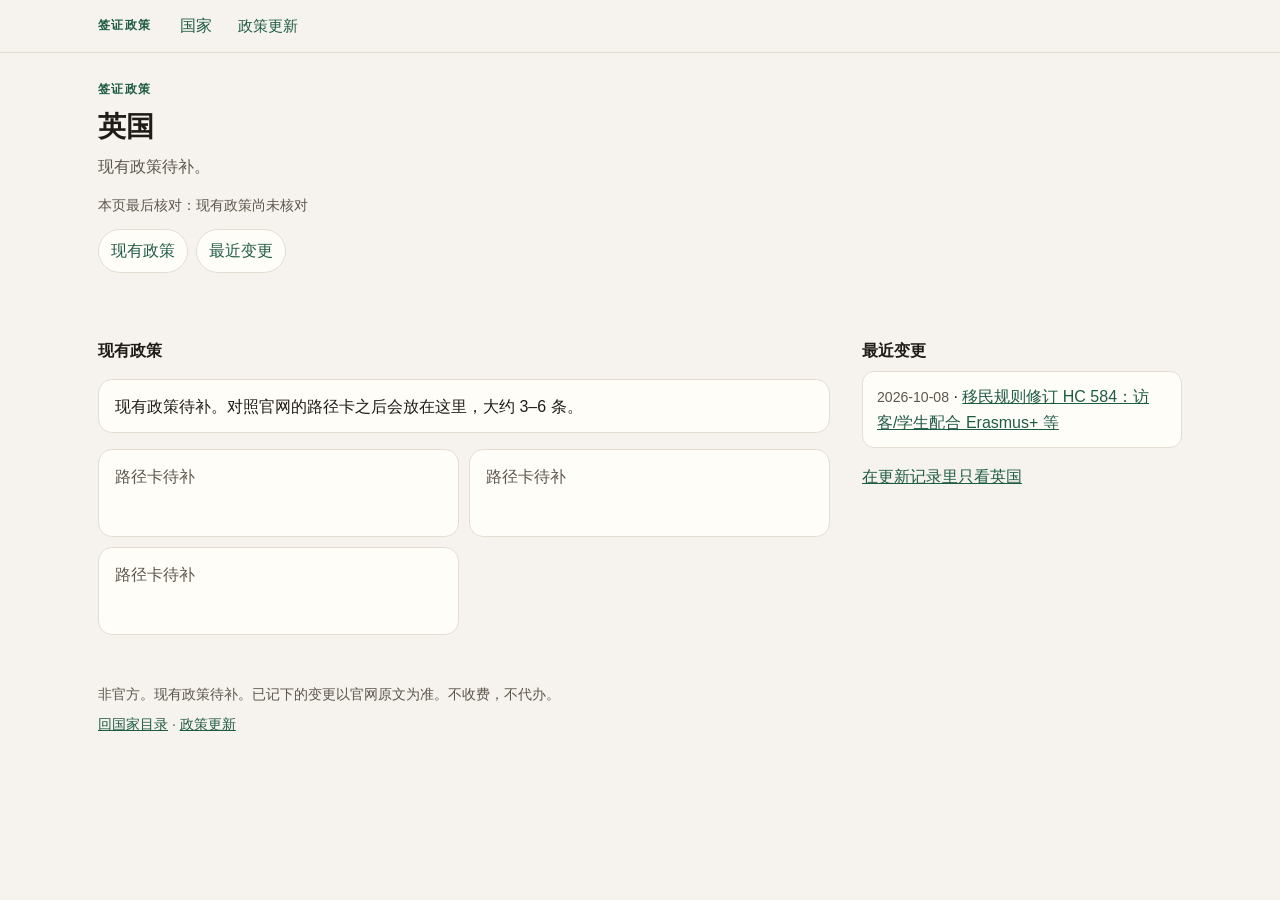
<file: yingguo.html>
<!DOCTYPE html>
<html lang="zh-CN">
<head>
  <meta charset="utf-8">
  <meta name="viewport" content="width=device-width, initial-scale=1">
  <title>英国签证政策｜现有政策与官方变更</title>
  <meta name="description" content="英国现有签证政策待补。可先看已记下的官方变更。不收费，不代办。">
  <meta name="robots" content="index,follow">
  <link rel="canonical" href="https://visazc.com/yingguo">
  <meta name="theme-color" content="#f6f3ee">
  <meta property="og:type" content="website">
  <meta property="og:locale" content="zh_CN">
  <meta property="og:site_name" content="签证政策">
  <meta property="og:title" content="英国签证政策｜现有政策与官方变更">
  <meta property="og:description" content="英国现有签证政策待补。可先看已记下的官方变更。">
  <meta property="og:url" content="https://visazc.com/yingguo">
  <style>
    :root {
      --bg: #f6f3ee;
      --card: #fffdf8;
      --ink: #1f1b16;
      --muted: #5c564c;
      --line: #e4ddd2;
      --a: #1f5c45;
      --a2: #163d2e;
      --warn: #8a3b12;
      --warnbg: #f8e8d8;
      --chip: #fffdf8;
    }
    * { box-sizing: border-box; }
    html { -webkit-text-size-adjust: 100%; scroll-padding-top: 12px; }
    body {
      margin: 0;
      font: 16px/1.6 "Source Han Sans SC", "Noto Sans SC", "PingFang SC", "Hiragino Sans GB", "Microsoft YaHei", sans-serif;
      color: var(--ink);
      background: var(--bg);
    }
    a { color: var(--a); }
    .wrap { max-width: 42rem; margin: 0 auto; padding: 0 18px; }
    .topnav { border-bottom: 1px solid var(--line); background: var(--bg); }
    .topnav-inner {
      max-width: 42rem; margin: 0 auto; padding: 4px 18px;
      display: flex; flex-wrap: wrap; align-items: center; gap: 4px 18px;
    }
    .nav-brand {
      color: var(--a); font-weight: 600; letter-spacing: .12em; font-size: .78rem;
      text-decoration: none; min-height: 44px; display: inline-flex; align-items: center;
    }
    .nav-links { display: flex; flex-wrap: wrap; align-items: center; gap: 4px 6px; }
    .nav-links a, .nav-links .here, .nav-drop > summary {
      min-height: 44px; display: inline-flex; align-items: center; padding: 0 10px;
      border-radius: 8px; text-decoration: none; color: var(--a); font-size: .95rem;
    }
    .nav-links .here { color: var(--muted); font-weight: 600; }
    .nav-drop { position: relative; }
    .nav-drop > summary {
      list-style: none; cursor: pointer; font: inherit;
    }
    .nav-drop > summary::-webkit-details-marker { display: none; }
    .nav-drop[open] > summary { background: #eef6f2; }
    .nav-drop-list {
      position: absolute; left: 0; top: 100%; z-index: 5;
      min-width: 10rem; padding: 6px; margin: 0;
      background: var(--card); border: 1px solid var(--line); border-radius: 12px;
      box-shadow: 0 8px 24px rgba(31, 27, 22, .08);
    }
    .nav-drop-list a, .nav-drop-list .here {
      display: flex; min-height: 44px; align-items: center; padding: 0 12px;
      border-radius: 8px; text-decoration: none; color: var(--a);
    }
    .nav-drop-list .here { color: var(--muted); font-weight: 600; }
    header { padding: 22px 0 8px; }
    .brand {
      display: inline-block; font-size: .78rem; letter-spacing: .12em;
      color: var(--a); font-weight: 600; margin: 0 0 10px;
    }
    h1 { font-size: 1.72rem; line-height: 1.25; margin: 0 0 10px; letter-spacing: .01em; }
    .sub { color: var(--muted); margin: 0 0 14px; }
    .banner {
      margin: 0 0 8px; padding: 12px 14px; background: var(--warnbg);
      color: var(--warn); border-radius: 10px; font-size: .95rem;
    }
    .crumbs { color: var(--muted); font-size: .9rem; margin: 0 0 12px; }
    .crumbs a { text-decoration: none; }
    .checked { color: var(--muted); font-size: .9rem; margin: 0 0 12px; }
    .page-jump { display: flex; flex-wrap: wrap; gap: 8px; margin: 0 0 16px; }
    .page-jump a {
      min-height: 44px; display: inline-flex; align-items: center; padding: 0 12px;
      border: 1px solid var(--line); border-radius: 999px; background: var(--card);
      text-decoration: none;
    }
    .tools { display: flex; flex-wrap: wrap; gap: 8px; margin: 0 0 8px; }
    .btn-go, .go {
      display: inline-flex; align-items: center; justify-content: center;
      min-height: 44px; padding: 8px 14px; border-radius: 12px;
      font-weight: 600; text-decoration: none;
    }
    .btn-go {
      background: var(--a); border: 1px solid var(--a); color: #fff;
    }
    .btn-go.ghost {
      background: var(--card); border-color: var(--line); color: var(--a);
    }
    main { padding: 12px 0 48px; }
    .chips { display: flex; flex-wrap: wrap; gap: 8px; }
    .chip {
      font: inherit; min-height: 44px; border-radius: 999px;
      border: 1px solid var(--line); background: var(--chip); color: var(--ink);
      padding: 8px 14px; cursor: pointer;
      -webkit-tap-highlight-color: rgba(31, 92, 69, .12);
    }
    .chip.on { background: var(--a); border-color: var(--a); color: #fff; }
    .chip:active { transform: scale(.98); }
    .grid { display: grid; gap: 10px; }
    @media (min-width: 560px) { .grid { grid-template-columns: 1fr 1fr; } }
    .vcard, .ccard, .visa, .note, .item, .slot {
      background: var(--card); border: 1px solid var(--line);
      border-radius: 14px; padding: 14px 16px 12px;
    }
    .ccard h2, .vcard h2, .visa h2 { margin: 0 0 6px; font-size: 1.08rem; line-height: 1.35; }
    .one { margin: 0 0 10px; color: var(--muted); font-size: .95rem; }
    .tag {
      display: inline-block; font-size: .72rem; font-weight: 600;
      padding: 3px 8px; border-radius: 999px; border: 1px solid var(--line);
      color: var(--muted); line-height: 1.4; margin: 0 6px 10px 0;
    }
    .tag.ok { color: var(--a); border-color: #b7d2c6; background: #eef6f2; }
    .tag.no { color: var(--warn); border-color: #e4c4ae; background: var(--warnbg); }
    .code {
      display: inline-block; font-size: .72rem; font-weight: 700; letter-spacing: .04em;
      padding: 2px 8px; border-radius: 999px; background: var(--a); color: #fff;
      vertical-align: middle; margin-right: 6px;
    }
    .code.dim { background: var(--muted); }
    .block { margin: 28px 0 0; }
    .block[hidden], .vcard[hidden] { display: none; }
    .q { margin: 22px 0 0; }
    .q h2, .block h2 { font-size: 1.02rem; margin: 0 0 8px; }
    .changelist { list-style: none; padding: 0; margin: 0; }
    .changelist li {
      background: var(--card); border: 1px solid var(--line); border-radius: 12px;
      padding: 12px 14px; margin: 0 0 8px;
    }
    .changelist .meta { color: var(--muted); font-size: .88rem; }
    .soon, .change-bar {
      margin: 0 0 10px; padding: 8px 10px; background: var(--warnbg);
      color: var(--warn); border-radius: 10px; font-size: .9rem;
    }
    .soon a, .change-bar a { color: var(--warn); font-weight: 600; }
    .day { margin: 0 0 22px; }
    .day h2 { font-size: 1.02rem; margin: 0 0 10px; }
    .item { border-radius: 12px; margin: 0 0 10px; }
    .item h3 { font-size: 1rem; margin: 0 0 6px; }
    .meta { color: var(--muted); font-size: .88rem; margin: 0 0 8px; }
    .item p { margin: 0 0 8px; }
    .item p:last-child { margin-bottom: 0; }
    .affect { font-size: .9rem; }
    .empty { color: var(--muted); }
    .slot { min-height: 5.5rem; color: var(--muted); }
    details.fold {
      background: var(--card); border: 1px solid var(--line);
      border-radius: 12px; padding: 0 14px; margin: 16px 0 0;
    }
    details.fold > summary {
      min-height: 48px; display: flex; align-items: center;
      cursor: pointer; font-weight: 600; list-style: none;
    }
    details.fold > summary::-webkit-details-marker { display: none; }
    details.fold .grid { margin: 0 0 14px; }
    footer { padding: 0 0 40px; color: var(--muted); font-size: .88rem; }
    footer p { margin: 0 0 8px; }
    footer a { word-break: break-all; }
    @media (min-width: 900px) {
      .wrap, .topnav-inner { max-width: 70rem; }
    }
/* Desktop width only. Phone keeps the existing 42rem single column. */
@media (min-width: 900px) {
  .wrap,
  .topnav-inner {
    max-width: 70rem;
  }

  /* Do not stretch a lone paragraph across ~1100px. */
  header .sub,
  header .banner,
  header .checked,
  .faq {
    max-width: 48rem;
  }

  /* Homepage recent-change cards: two wide, less empty than one skinny list. */
  .changelist {
    display: grid;
    grid-template-columns: 1fr 1fr;
    gap: 8px 10px;
  }
  .changelist li {
    margin: 0;
  }

  /* Country pages: policy + changes side by side. */
  .country-split {
    display: grid;
    grid-template-columns: minmax(0, 1fr) 20rem;
    gap: 0 32px;
    align-items: start;
  }
  .country-split .changelist {
    display: block;
  }
  .country-split .changelist li {
    margin: 0 0 8px;
  }

  /* /gengxin: change cards in two columns; country chips stay a wrap row. */
  .day {
    display: grid;
    grid-template-columns: 1fr 1fr;
    gap: 10px;
  }
  .day > h2 {
    grid-column: 1 / -1;
  }

  /* /qianzheng: TOC uses the wider wrap; long visa prose stays a readable measure. */
  .visa,
  main > .note {
    max-width: 46rem;
  }

  /* /h2: map beside a wider results list. */
  .h2-desk {
    display: grid;
    grid-template-columns: minmax(20rem, 28rem) minmax(0, 1fr);
    gap: 16px 24px;
    align-items: start;
  }
  .h2-desk .mapbox {
    margin-top: 0;
    position: sticky;
    top: 12px;
  }
  .h2-desk .map-wrap {
    height: 320px;
  }
  .h2-desk .results {
    margin-top: 0;
  }
}

  </style>
  <link rel="stylesheet" href="/layout.css">
</head>
<body>
  <nav class="topnav" aria-label="站点导航">
    <div class="topnav-inner">
      <a class="nav-brand" href="/">签证政策</a>
      <div class="nav-links">
        <details class="nav-drop">
          <summary>国家</summary>
          <div class="nav-drop-list">
            <a href="/#guojia">国家目录</a>
            <a href="/meiguo">美国</a>
            <a href="/jianada">加拿大</a>
            <span class="here">英国</span>
            <a href="/aodaliya">澳大利亚</a>
          </div>
        </details>
        <a href="/gengxin">政策更新</a>
      </div>
    </div>
  </nav>
  <div class="wrap">
    <header>
      <p class="brand">签证政策</p>
      <h1>英国</h1>
      <p class="sub">现有政策待补。</p>
      <p class="checked">本页最后核对：现有政策尚未核对</p>
      <nav class="page-jump" aria-label="本页两块">
        <a href="#xianyou">现有政策</a>
        <a href="#biangeng">最近变更</a>
      </nav>
    </header>
    <main>
      <div class="country-split">
      <section class="block" id="xianyou">
        <h2>现有政策</h2>
        <p class="note">现有政策待补。对照官网的路径卡之后会放在这里，大约 3–6 条。</p>
        <div class="grid" aria-hidden="true">
          <div class="slot">路径卡待补</div>
          <div class="slot">路径卡待补</div>
          <div class="slot">路径卡待补</div>
        </div>
      </section>
      <section class="block" id="biangeng">
        <h2>最近变更</h2>
        <ul class="changelist">
        <li><span class="meta">2026-10-08</span> · <a href="/gengxin#c-ab45eed627">移民规则修订 HC 584：访客/学生配合 Erasmus+ 等</a></li>
      </ul>
        <p><a href="/gengxin?country=uk">在更新记录里只看英国</a></p>
      </section>
      </div>
    </main>
    <footer>
      <p>非官方。现有政策待补。已记下的变更以官网原文为准。不收费，不代办。</p>
      <p><a href="/">回国家目录</a> · <a href="/gengxin">政策更新</a></p>
    </footer>
  </div>
</body>
</html>
</file>
<file: layout.css>
/* Desktop width only. Phone keeps the existing 42rem single column. */
@media (min-width: 900px) {
  .wrap,
  .topnav-inner {
    max-width: 70rem;
  }

  /* Do not stretch a lone paragraph across ~1100px. */
  header .sub,
  header .banner,
  header .checked,
  .faq {
    max-width: 48rem;
  }

  /* Homepage recent-change cards: two wide, less empty than one skinny list. */
  .changelist {
    display: grid;
    grid-template-columns: 1fr 1fr;
    gap: 8px 10px;
  }
  .changelist li {
    margin: 0;
  }

  /* Country pages: policy + changes side by side. */
  .country-split {
    display: grid;
    grid-template-columns: minmax(0, 1fr) 20rem;
    gap: 0 32px;
    align-items: start;
  }
  .country-split .changelist {
    display: block;
  }
  .country-split .changelist li {
    margin: 0 0 8px;
  }

  /* /gengxin: change cards in two columns; country chips stay a wrap row. */
  .day {
    display: grid;
    grid-template-columns: 1fr 1fr;
    gap: 10px;
  }
  .day > h2 {
    grid-column: 1 / -1;
  }

  /* /qianzheng: TOC uses the wider wrap; long visa prose stays a readable measure. */
  .visa,
  main > .note {
    max-width: 46rem;
  }

  /* /h2: map beside a wider results list. */
  .h2-desk {
    display: grid;
    grid-template-columns: minmax(20rem, 28rem) minmax(0, 1fr);
    gap: 16px 24px;
    align-items: start;
  }
  .h2-desk .mapbox {
    margin-top: 0;
    position: sticky;
    top: 12px;
  }
  .h2-desk .map-wrap {
    height: 320px;
  }
  .h2-desk .results {
    margin-top: 0;
  }
}
</file>
